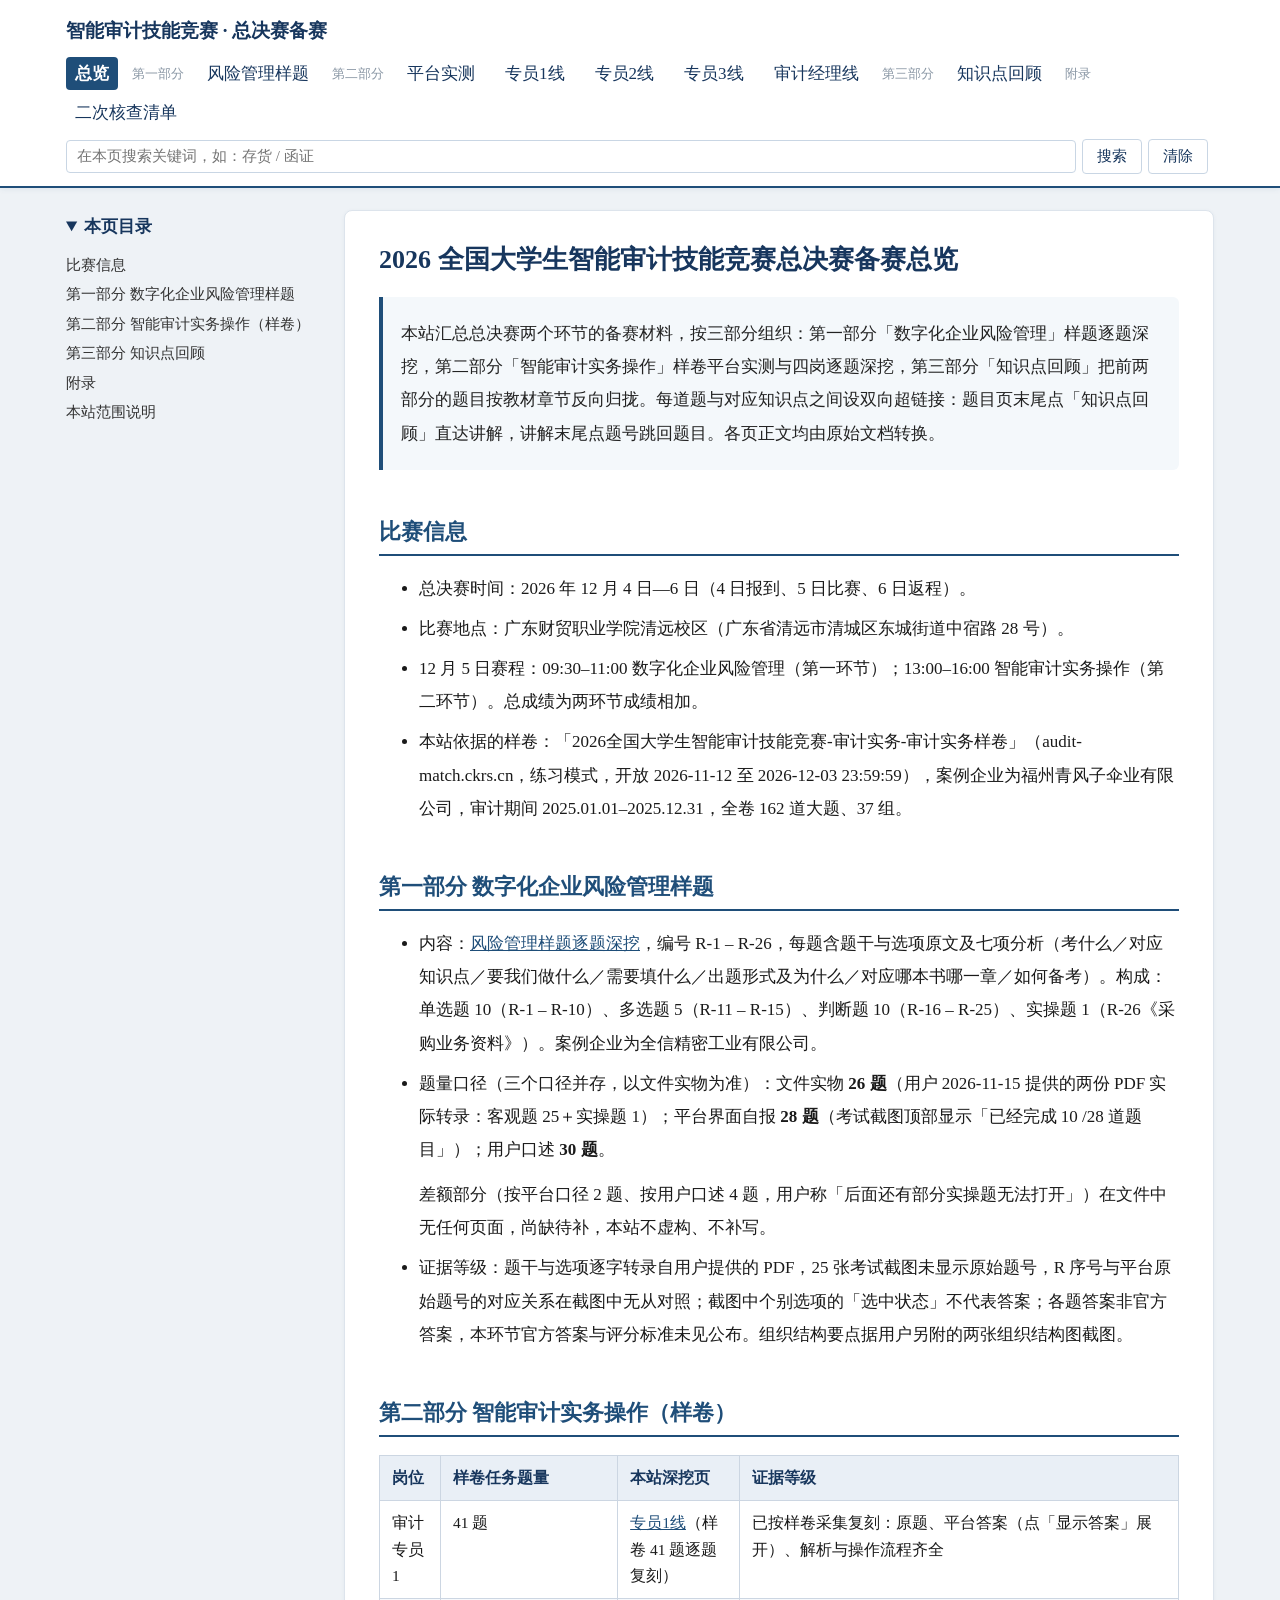
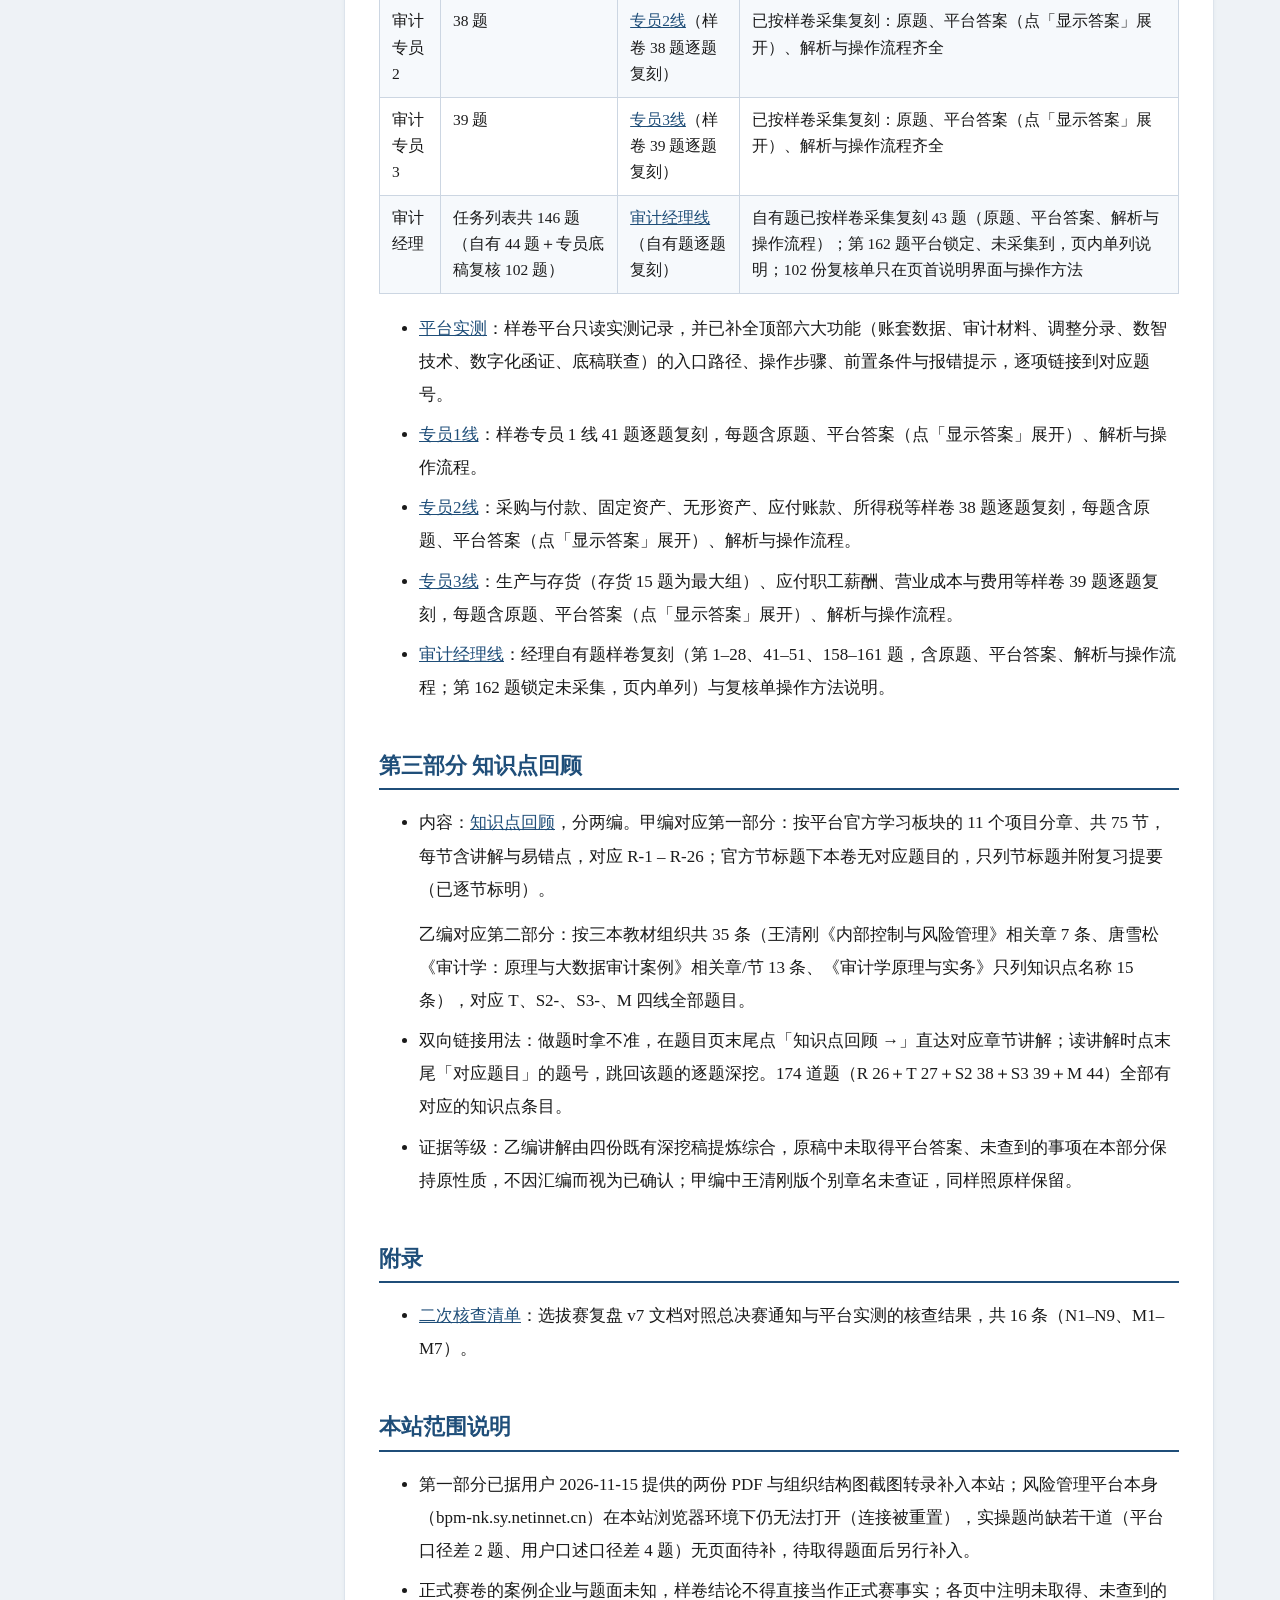
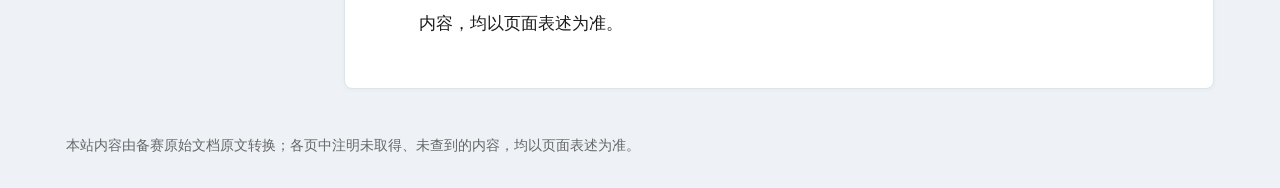
<file: index.html>
<!DOCTYPE html>
<html lang="zh-CN">
<head>
<meta charset="utf-8">
<meta name="viewport" content="width=device-width, initial-scale=1">
<title>总览｜总决赛备赛</title>
<link rel="stylesheet" href="style.css">
</head>
<body>
<header class="topbar">
  <div class="topbar-inner">
    <div class="site-name">智能审计技能竞赛 · 总决赛备赛</div>
    <nav class="mainnav">
      <a href="index.html" class="active">总览</a>
      <span class="nav-label">第一部分</span>
      <a href="risk.html">风险管理样题</a>
      <span class="nav-label">第二部分</span>
      <a href="platform.html">平台实测</a>
      <a href="s1.html">专员1线</a>
      <a href="s2.html">专员2线</a>
      <a href="s3.html">专员3线</a>
      <a href="manager.html">审计经理线</a>
      <span class="nav-label">第三部分</span>
      <a href="knowledge.html">知识点回顾</a>
      <span class="nav-label">附录</span>
      <a href="checklist.html">二次核查清单</a>
    </nav>
    <div class="searchbar">
      <input id="searchInput" type="search" placeholder="在本页搜索关键词，如：存货 / 函证" aria-label="在本页搜索">
      <button id="searchBtn" type="button">搜索</button>
      <button id="searchClear" type="button">清除</button>
      <span id="searchCount" class="search-count"></span>
    </div>
  </div>
</header>
<div class="layout">
  <aside class="toc-wrap">
    <details open>
      <summary>本页目录</summary>
      <div class="toc"><ul>
<li><a href="#ix-info">比赛信息</a>
</li>
<li><a href="#ix-part1">第一部分 数字化企业风险管理样题</a>
</li>
<li><a href="#ix-part2">第二部分 智能审计实务操作（样卷）</a>
</li>
<li><a href="#ix-part3">第三部分 知识点回顾</a>
</li>
<li><a href="#ix-appendix">附录</a>
</li>
<li><a href="#ix-scope">本站范围说明</a>
</li>
</ul></div>
    </details>
  </aside>
  <main id="content" class="content">
<h1>2026 全国大学生智能审计技能竞赛总决赛备赛总览</h1>
<blockquote>
<p>本站汇总总决赛两个环节的备赛材料，按三部分组织：第一部分「数字化企业风险管理」样题逐题深挖，第二部分「智能审计实务操作」样卷平台实测与四岗逐题深挖，第三部分「知识点回顾」把前两部分的题目按教材章节反向归拢。每道题与对应知识点之间设双向超链接：题目页末尾点「知识点回顾」直达讲解，讲解末尾点题号跳回题目。各页正文均由原始文档转换。</p>
</blockquote>
<h2 id="ix-info">比赛信息</h2>
<ul>
<li>总决赛时间：2026 年 12 月 4 日—6 日（4 日报到、5 日比赛、6 日返程）。</li>
<li>比赛地点：广东财贸职业学院清远校区（广东省清远市清城区东城街道中宿路 28 号）。</li>
<li>12 月 5 日赛程：09:30–11:00 数字化企业风险管理（第一环节）；13:00–16:00 智能审计实务操作（第二环节）。总成绩为两环节成绩相加。</li>
<li>本站依据的样卷：「2026全国大学生智能审计技能竞赛-审计实务-审计实务样卷」（audit-match.ckrs.cn，练习模式，开放 2026-11-12 至 2026-12-03 23:59:59），案例企业为福州青风子伞业有限公司，审计期间 2025.01.01–2025.12.31，全卷 162 道大题、37 组。</li>
</ul>
<h2 id="ix-part1">第一部分 数字化企业风险管理样题</h2>
<ul>
<li>内容：<a href="risk.html">风险管理样题逐题深挖</a>，编号 R-1 – R-26，每题含题干与选项原文及七项分析（考什么／对应知识点／要我们做什么／需要填什么／出题形式及为什么／对应哪本书哪一章／如何备考）。构成：单选题 10（R-1 – R-10）、多选题 5（R-11 – R-15）、判断题 10（R-16 – R-25）、实操题 1（R-26《采购业务资料》）。案例企业为全信精密工业有限公司。</li>
<li><p class="segp">题量口径（三个口径并存，以文件实物为准）：文件实物 <strong>26 题</strong>（用户 2026-11-15 提供的两份 PDF 实际转录：客观题 25＋实操题 1）；平台界面自报 <strong>28 题</strong>（考试截图顶部显示「已经完成 10 /28 道题目」）；用户口述 <strong>30 题</strong>。</p><p class="segp">差额部分（按平台口径 2 题、按用户口述 4 题，用户称「后面还有部分实操题无法打开」）在文件中无任何页面，尚缺待补，本站不虚构、不补写。</p></li>
<li>证据等级：题干与选项逐字转录自用户提供的 PDF，25 张考试截图未显示原始题号，R 序号与平台原始题号的对应关系在截图中无从对照；截图中个别选项的「选中状态」不代表答案；各题答案非官方答案，本环节官方答案与评分标准未见公布。组织结构要点据用户另附的两张组织结构图截图。</li>
</ul>
<h2 id="ix-part2">第二部分 智能审计实务操作（样卷）</h2>
<table>
<thead><tr><th>岗位</th><th>样卷任务题量</th><th>本站深挖页</th><th>证据等级</th></tr></thead>
<tbody>
<tr><td>审计专员 1</td><td>41 题</td><td><a href="s1.html">专员1线</a>（样卷 41 题逐题复刻）</td><td>已按样卷采集复刻：原题、平台答案（点「显示答案」展开）、解析与操作流程齐全</td></tr>
<tr><td>审计专员 2</td><td>38 题</td><td><a href="s2.html">专员2线</a>（样卷 38 题逐题复刻）</td><td>已按样卷采集复刻：原题、平台答案（点「显示答案」展开）、解析与操作流程齐全</td></tr>
<tr><td>审计专员 3</td><td>39 题</td><td><a href="s3.html">专员3线</a>（样卷 39 题逐题复刻）</td><td>已按样卷采集复刻：原题、平台答案（点「显示答案」展开）、解析与操作流程齐全</td></tr>
<tr><td>审计经理</td><td>任务列表共 146 题（自有 44 题＋专员底稿复核 102 题）</td><td><a href="manager.html">审计经理线</a>（自有题逐题复刻）</td><td>自有题已按样卷采集复刻 43 题（原题、平台答案、解析与操作流程）；第 162 题平台锁定、未采集到，页内单列说明；102 份复核单只在页首说明界面与操作方法</td></tr>
</tbody>
</table>
<ul>
<li><a href="platform.html">平台实测</a>：样卷平台只读实测记录，并已补全顶部六大功能（账套数据、审计材料、调整分录、数智技术、数字化函证、底稿联查）的入口路径、操作步骤、前置条件与报错提示，逐项链接到对应题号。</li>
<li><a href="s1.html">专员1线</a>：样卷专员 1 线 41 题逐题复刻，每题含原题、平台答案（点「显示答案」展开）、解析与操作流程。</li>
<li><a href="s2.html">专员2线</a>：采购与付款、固定资产、无形资产、应付账款、所得税等样卷 38 题逐题复刻，每题含原题、平台答案（点「显示答案」展开）、解析与操作流程。</li>
<li><a href="s3.html">专员3线</a>：生产与存货（存货 15 题为最大组）、应付职工薪酬、营业成本与费用等样卷 39 题逐题复刻，每题含原题、平台答案（点「显示答案」展开）、解析与操作流程。</li>
<li><a href="manager.html">审计经理线</a>：经理自有题样卷复刻（第 1–28、41–51、158–161 题，含原题、平台答案、解析与操作流程；第 162 题锁定未采集，页内单列）与复核单操作方法说明。</li>
</ul>
<h2 id="ix-part3">第三部分 知识点回顾</h2>
<ul>
<li><p class="segp">内容：<a href="knowledge.html">知识点回顾</a>，分两编。甲编对应第一部分：按平台官方学习板块的 11 个项目分章、共 75 节，每节含讲解与易错点，对应 R-1 – R-26；官方节标题下本卷无对应题目的，只列节标题并附复习提要（已逐节标明）。</p><p class="segp">乙编对应第二部分：按三本教材组织共 35 条（王清刚《内部控制与风险管理》相关章 7 条、唐雪松《审计学：原理与大数据审计案例》相关章/节 13 条、《审计学原理与实务》只列知识点名称 15 条），对应 T、S2-、S3-、M 四线全部题目。</p></li>
<li>双向链接用法：做题时拿不准，在题目页末尾点「知识点回顾 →」直达对应章节讲解；读讲解时点末尾「对应题目」的题号，跳回该题的逐题深挖。174 道题（R 26＋T 27＋S2 38＋S3 39＋M 44）全部有对应的知识点条目。</li>
<li>证据等级：乙编讲解由四份既有深挖稿提炼综合，原稿中未取得平台答案、未查到的事项在本部分保持原性质，不因汇编而视为已确认；甲编中王清刚版个别章名未查证，同样照原样保留。</li>
</ul>
<h2 id="ix-appendix">附录</h2>
<ul>
<li><a href="checklist.html">二次核查清单</a>：选拔赛复盘 v7 文档对照总决赛通知与平台实测的核查结果，共 16 条（N1–N9、M1–M7）。</li>
</ul>
<h2 id="ix-scope">本站范围说明</h2>
<ul>
<li>第一部分已据用户 2026-11-15 提供的两份 PDF 与组织结构图截图转录补入本站；风险管理平台本身（bpm-nk.sy.netinnet.cn）在本站浏览器环境下仍无法打开（连接被重置），实操题尚缺若干道（平台口径差 2 题、用户口述口径差 4 题）无页面待补，待取得题面后另行补入。</li>
<li>正式赛卷的案例企业与题面未知，样卷结论不得直接当作正式赛事实；各页中注明未取得、未查到的内容，均以页面表述为准。</li>
</ul>
  </main>
</div>
<footer class="footer">本站内容由备赛原始文档原文转换；各页中注明未取得、未查到的内容，均以页面表述为准。</footer>
<script src="search.js"></script>
</body>
</html>
</file>
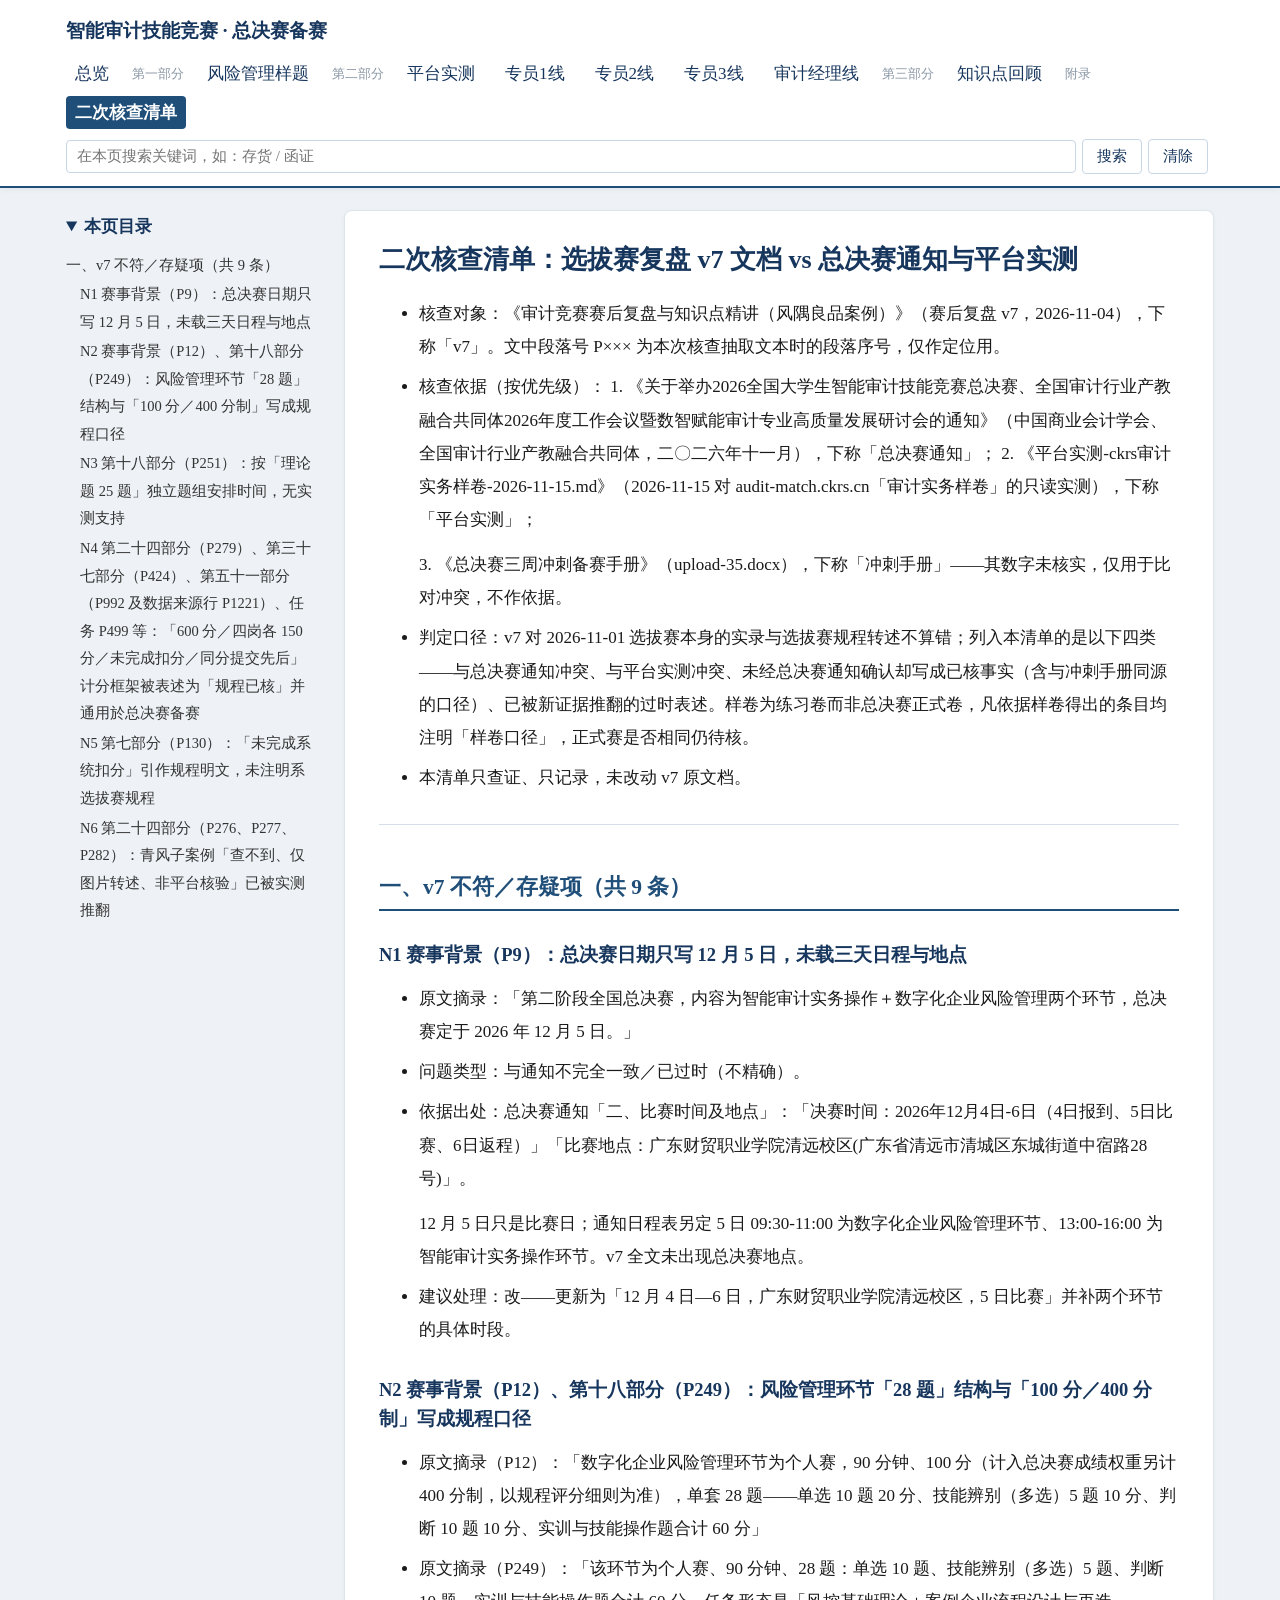
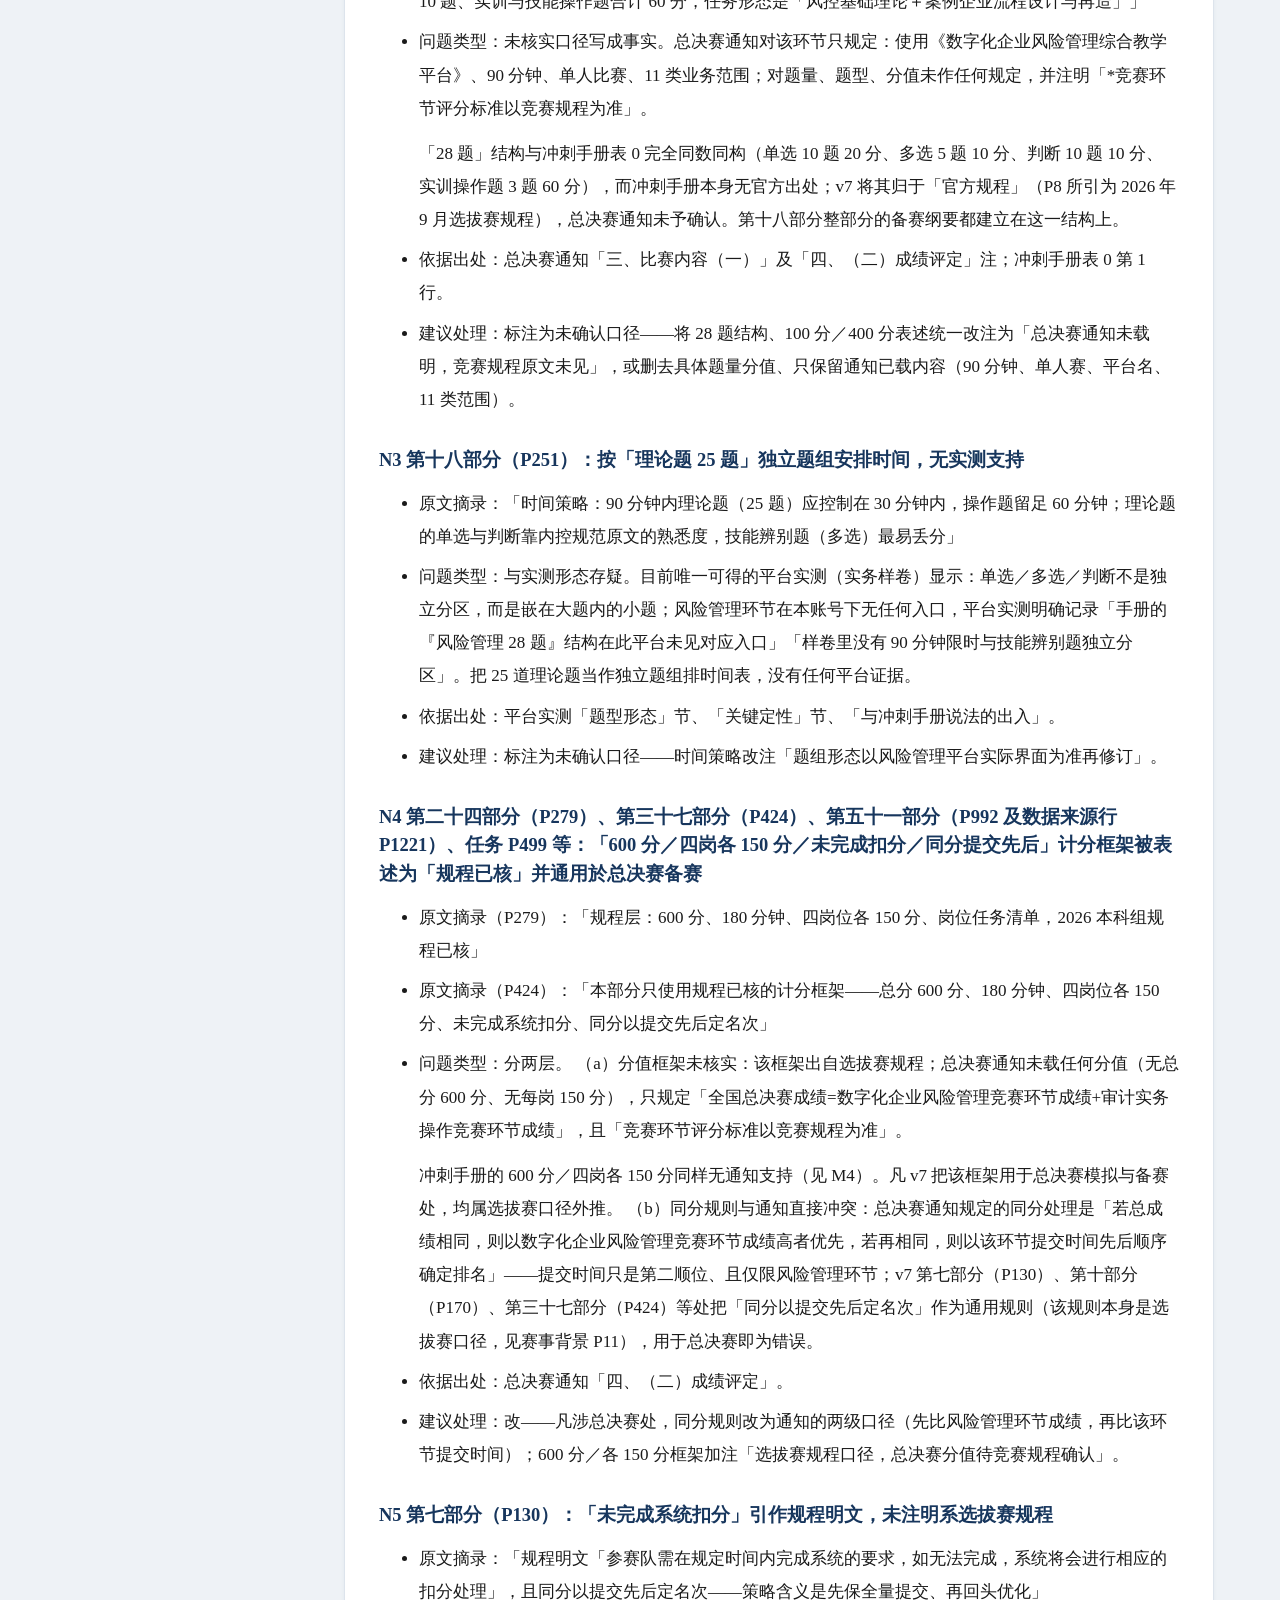
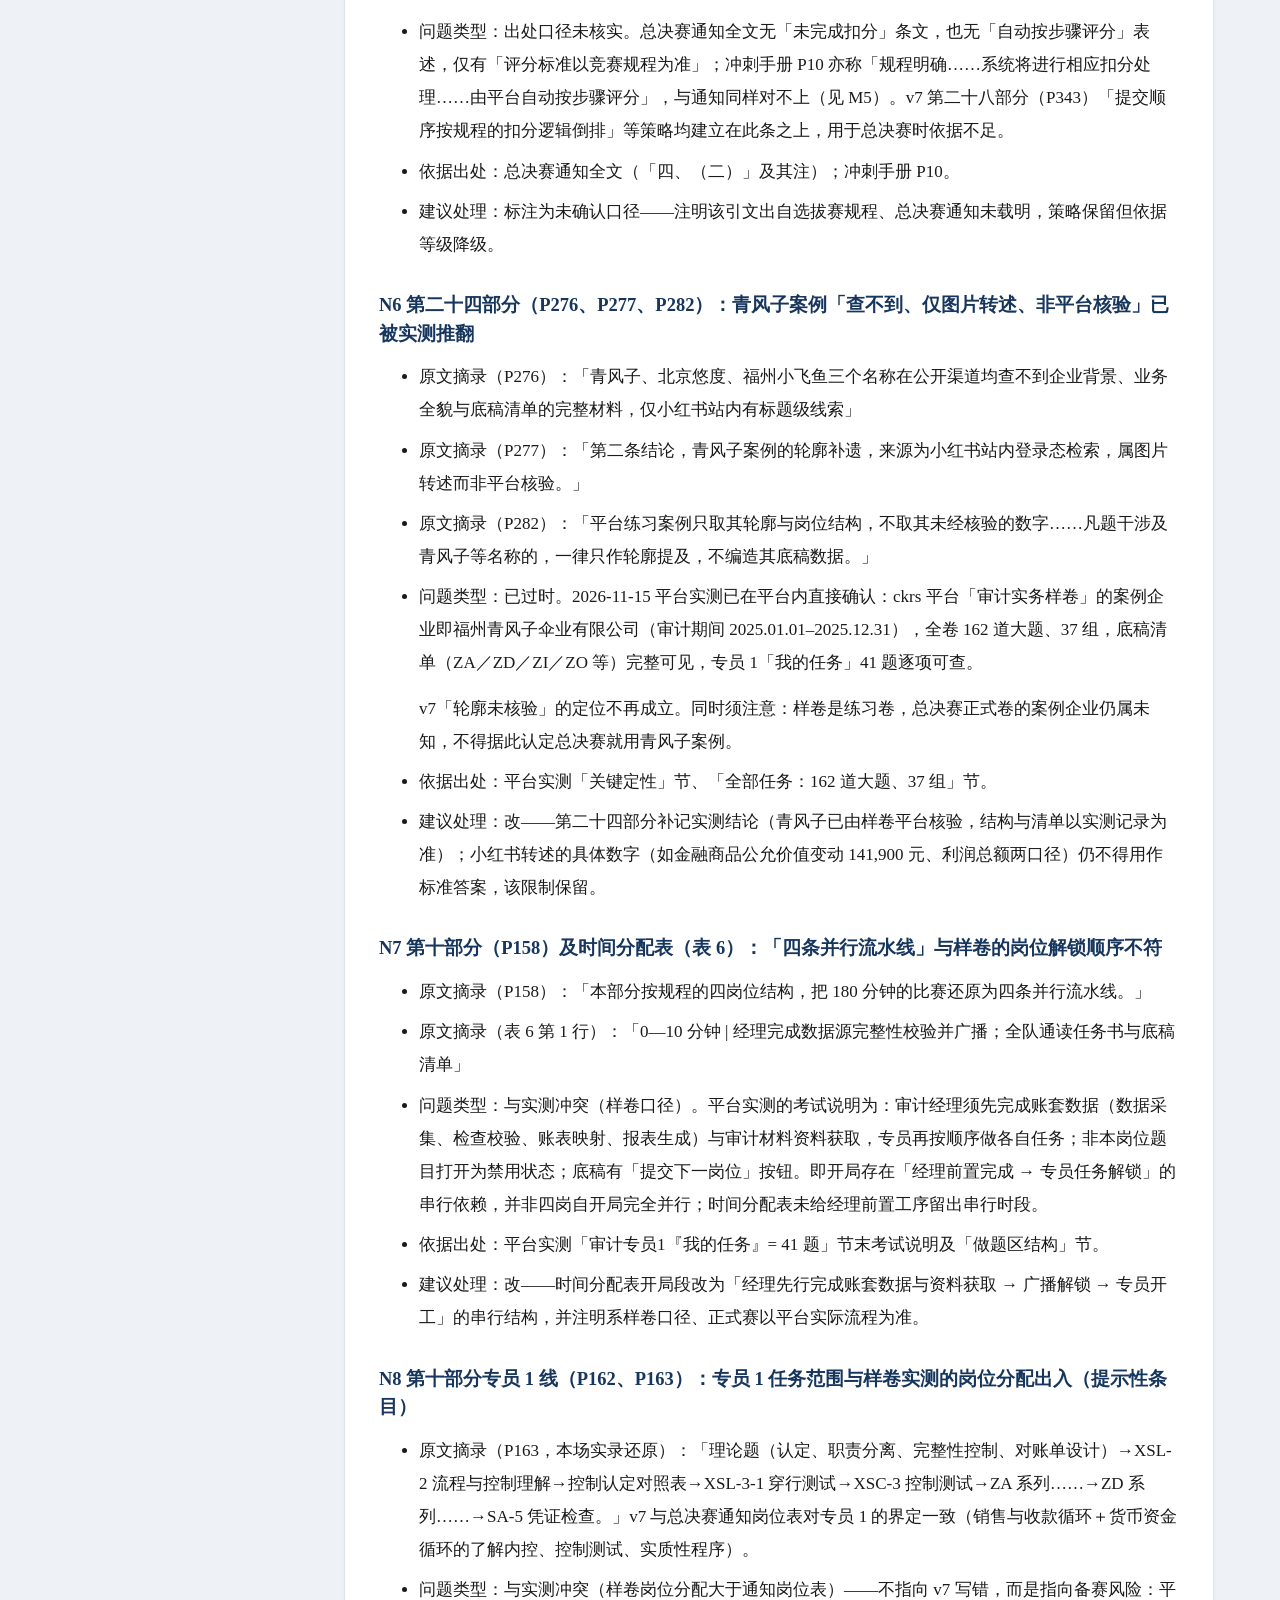
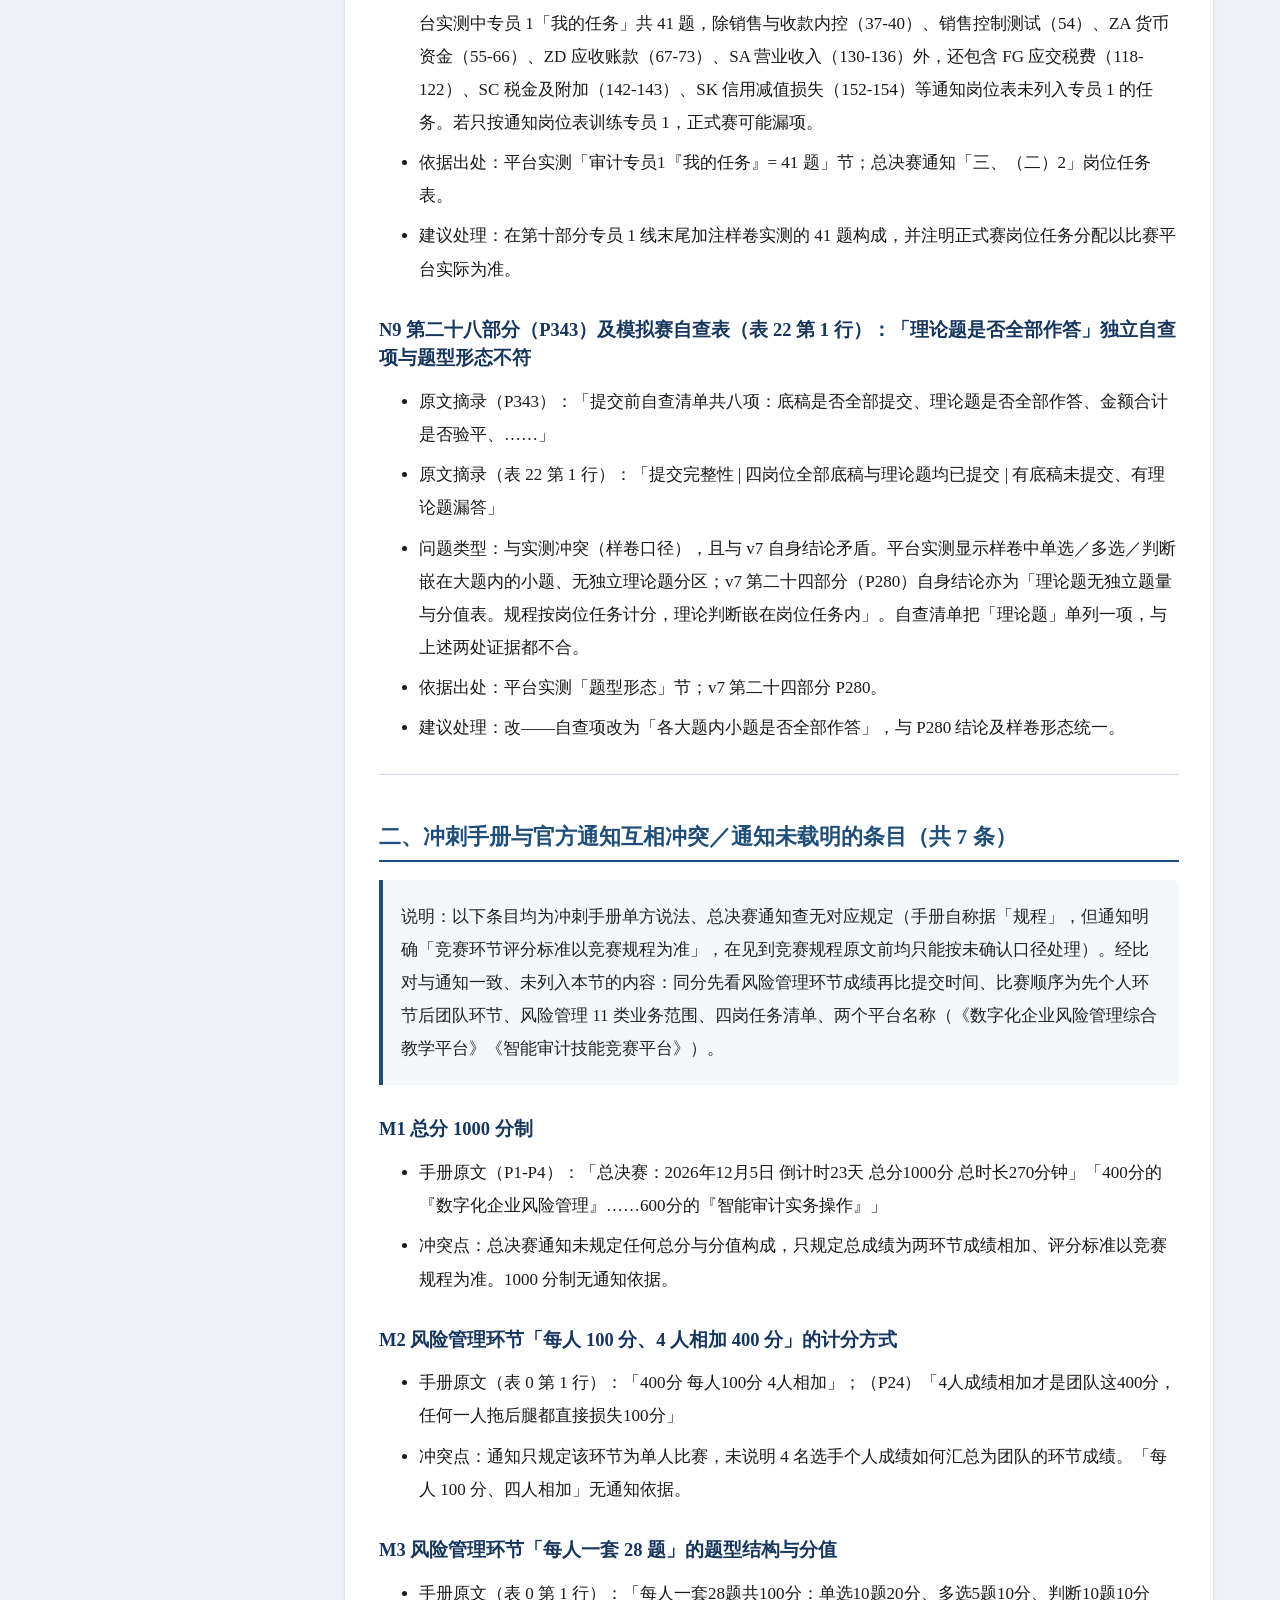
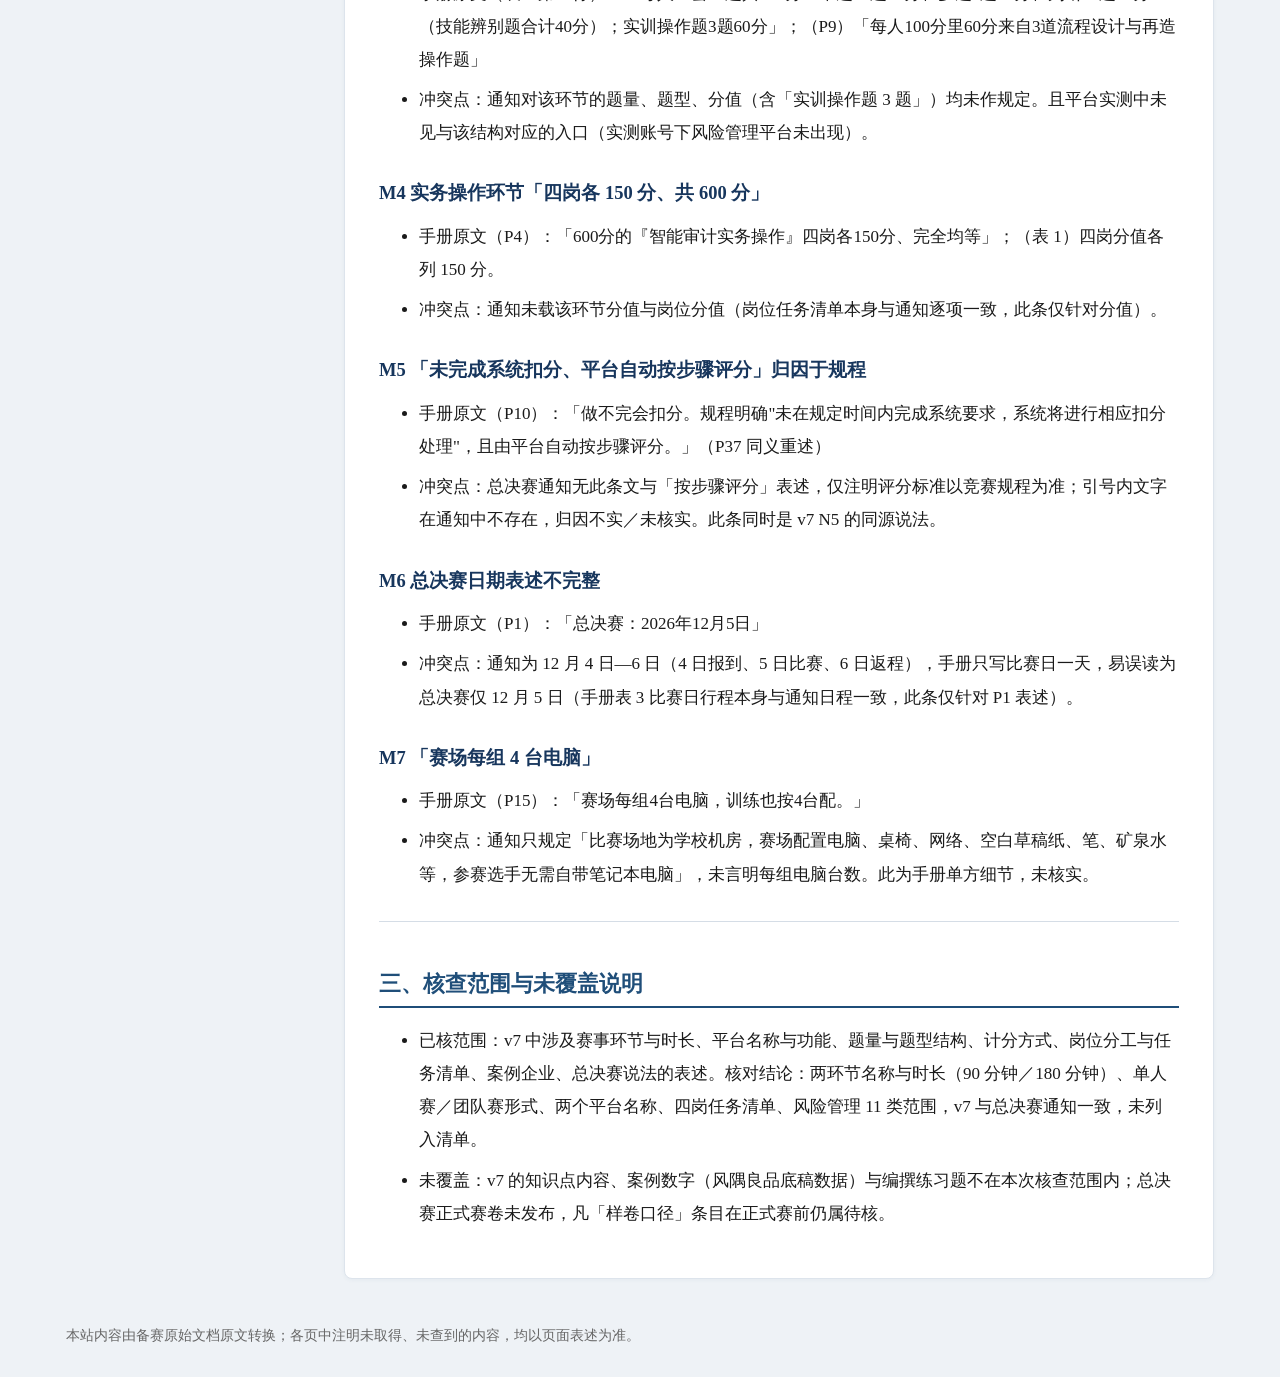
<file: checklist.html>
<!DOCTYPE html>
<html lang="zh-CN">
<head>
<meta charset="utf-8">
<meta name="viewport" content="width=device-width, initial-scale=1">
<title>二次核查清单：选拔赛复盘 v7 文档 vs 总决赛通知与平台实测｜总决赛备赛</title>
<link rel="stylesheet" href="style.css">
</head>
<body>
<header class="topbar">
  <div class="topbar-inner">
    <div class="site-name">智能审计技能竞赛 · 总决赛备赛</div>
    <nav class="mainnav">
      <a href="index.html">总览</a>
      <span class="nav-label">第一部分</span>
      <a href="risk.html">风险管理样题</a>
      <span class="nav-label">第二部分</span>
      <a href="platform.html">平台实测</a>
      <a href="s1.html">专员1线</a>
      <a href="s2.html">专员2线</a>
      <a href="s3.html">专员3线</a>
      <a href="manager.html">审计经理线</a>
      <span class="nav-label">第三部分</span>
      <a href="knowledge.html">知识点回顾</a>
      <span class="nav-label">附录</span>
      <a href="checklist.html" class="active">二次核查清单</a>
    </nav>
    <div class="searchbar">
      <input id="searchInput" type="search" placeholder="在本页搜索关键词，如：存货 / 函证" aria-label="在本页搜索">
      <button id="searchBtn" type="button">搜索</button>
      <button id="searchClear" type="button">清除</button>
      <span id="searchCount" class="search-count"></span>
    </div>
  </div>
</header>
<div class="layout">
  <aside class="toc-wrap">
    <details open>
      <summary>本页目录</summary>
      <div class="toc"><div class="toc">
<ul>
<li><a href="#v7-9">一、v7 不符／存疑项（共 9 条）</a><ul>
<li><a href="#n1-p9-12-5">N1 赛事背景（P9）：总决赛日期只写 12 月 5 日，未载三天日程与地点</a></li>
<li><a href="#n2-p12p24928-100-400">N2 赛事背景（P12）、第十八部分（P249）：风险管理环节「28 题」结构与「100 分／400 分制」写成规程口径</a></li>
<li><a href="#n3-p251-25">N3 第十八部分（P251）：按「理论题 25 题」独立题组安排时间，无实测支持</a></li>
<li><a href="#n4-p279p424p992-p1221-p499-600-150">N4 第二十四部分（P279）、第三十七部分（P424）、第五十一部分（P992 及数据来源行 P1221）、任务 P499 等：「600 分／四岗各 150 分／未完成扣分／同分提交先后」计分框架被表述为「规程已核」并通用於总决赛备赛</a></li>
<li><a href="#n5-p130">N5 第七部分（P130）：「未完成系统扣分」引作规程明文，未注明系选拔赛规程</a></li>
<li><a href="#n6-p276p277p282">N6 第二十四部分（P276、P277、P282）：青风子案例「查不到、仅图片转述、非平台核验」已被实测推翻</a></li>
<li><a href="#n7-p158-6">N7 第十部分（P158）及时间分配表（表 6）：「四条并行流水线」与样卷的岗位解锁顺序不符</a></li>
<li><a href="#n8-1-p162p163-1">N8 第十部分专员 1 线（P162、P163）：专员 1 任务范围与样卷实测的岗位分配出入（提示性条目）</a></li>
<li><a href="#n9-p343-22-1">N9 第二十八部分（P343）及模拟赛自查表（表 22 第 1 行）：「理论题是否全部作答」独立自查项与题型形态不符</a></li>
</ul>
</li>
<li><a href="#7">二、冲刺手册与官方通知互相冲突／通知未载明的条目（共 7 条）</a><ul>
<li><a href="#m1-1000">M1 总分 1000 分制</a></li>
<li><a href="#m2-100-4-400">M2 风险管理环节「每人 100 分、4 人相加 400 分」的计分方式</a></li>
<li><a href="#m3-28">M3 风险管理环节「每人一套 28 题」的题型结构与分值</a></li>
<li><a href="#m4-150-600">M4 实务操作环节「四岗各 150 分、共 600 分」</a></li>
<li><a href="#m5">M5 「未完成系统扣分、平台自动按步骤评分」归因于规程</a></li>
<li><a href="#m6">M6 总决赛日期表述不完整</a></li>
<li><a href="#m7-4">M7 「赛场每组 4 台电脑」</a></li>
</ul>
</li>
<li><a href="#_1">三、核查范围与未覆盖说明</a></li>
</ul>
</div>
</div>
    </details>
  </aside>
  <main id="content" class="content">
<h1 id="v7-vs">二次核查清单：选拔赛复盘 v7 文档 vs 总决赛通知与平台实测</h1>
<ul>
<li>核查对象：《审计竞赛赛后复盘与知识点精讲（风隅良品案例）》（赛后复盘 v7，2026-11-04），下称「v7」。文中段落号 P××× 为本次核查抽取文本时的段落序号，仅作定位用。</li>
<li><p class="segp">核查依据（按优先级）：
  1. 《关于举办2026全国大学生智能审计技能竞赛总决赛、全国审计行业产教融合共同体2026年度工作会议暨数智赋能审计专业高质量发展研讨会的通知》（中国商业会计学会、全国审计行业产教融合共同体，二〇二六年十一月），下称「总决赛通知」；
  2. 《平台实测-ckrs审计实务样卷-2026-11-15.md》（2026-11-15 对 audit-match.ckrs.cn「审计实务样卷」的只读实测），下称「平台实测」；</p><p class="segp">
  3. 《总决赛三周冲刺备赛手册》（upload-35.docx），下称「冲刺手册」——其数字未核实，仅用于比对冲突，不作依据。</p></li>
<li>判定口径：v7 对 2026-11-01 选拔赛本身的实录与选拔赛规程转述不算错；列入本清单的是以下四类——与总决赛通知冲突、与平台实测冲突、未经总决赛通知确认却写成已核事实（含与冲刺手册同源的口径）、已被新证据推翻的过时表述。样卷为练习卷而非总决赛正式卷，凡依据样卷得出的条目均注明「样卷口径」，正式赛是否相同仍待核。</li>
<li>本清单只查证、只记录，未改动 v7 原文档。</li>
</ul>
<hr>
<h2 id="v7-9">一、v7 不符／存疑项（共 9 条）</h2>
<h3 id="n1-p9-12-5">N1 赛事背景（P9）：总决赛日期只写 12 月 5 日，未载三天日程与地点</h3>
<ul>
<li>原文摘录：「第二阶段全国总决赛，内容为智能审计实务操作＋数字化企业风险管理两个环节，总决赛定于 2026 年 12 月 5 日。」</li>
<li>问题类型：与通知不完全一致／已过时（不精确）。</li>
<li><p class="segp">依据出处：总决赛通知「二、比赛时间及地点」：「决赛时间：2026年12月4日-6日（4日报到、5日比赛、6日返程）」「比赛地点：广东财贸职业学院清远校区(广东省清远市清城区东城街道中宿路28号)」。</p><p class="segp">12 月 5 日只是比赛日；通知日程表另定 5 日 09:30-11:00 为数字化企业风险管理环节、13:00-16:00 为智能审计实务操作环节。v7 全文未出现总决赛地点。</p></li>
<li>建议处理：改——更新为「12 月 4 日—6 日，广东财贸职业学院清远校区，5 日比赛」并补两个环节的具体时段。</li>
</ul>
<h3 id="n2-p12p24928-100-400">N2 赛事背景（P12）、第十八部分（P249）：风险管理环节「28 题」结构与「100 分／400 分制」写成规程口径</h3>
<ul>
<li>原文摘录（P12）：「数字化企业风险管理环节为个人赛，90 分钟、100 分（计入总决赛成绩权重另计 400 分制，以规程评分细则为准），单套 28 题——单选 10 题 20 分、技能辨别（多选）5 题 10 分、判断 10 题 10 分、实训与技能操作题合计 60 分」</li>
<li>原文摘录（P249）：「该环节为个人赛、90 分钟、28 题：单选 10 题、技能辨别（多选）5 题、判断 10 题、实训与技能操作题合计 60 分，任务形态是「风控基础理论＋案例企业流程设计与再造」」</li>
<li><p class="segp">问题类型：未核实口径写成事实。总决赛通知对该环节只规定：使用《数字化企业风险管理综合教学平台》、90 分钟、单人比赛、11 类业务范围；对题量、题型、分值未作任何规定，并注明「*竞赛环节评分标准以竞赛规程为准」。</p><p class="segp">「28 题」结构与冲刺手册表 0 完全同数同构（单选 10 题 20 分、多选 5 题 10 分、判断 10 题 10 分、实训操作题 3 题 60 分），而冲刺手册本身无官方出处；v7 将其归于「官方规程」（P8 所引为 2026 年 9 月选拔赛规程），总决赛通知未予确认。第十八部分整部分的备赛纲要都建立在这一结构上。</p></li>
<li>依据出处：总决赛通知「三、比赛内容（一）」及「四、（二）成绩评定」注；冲刺手册表 0 第 1 行。</li>
<li>建议处理：标注为未确认口径——将 28 题结构、100 分／400 分表述统一改注为「总决赛通知未载明，竞赛规程原文未见」，或删去具体题量分值、只保留通知已载内容（90 分钟、单人赛、平台名、11 类范围）。</li>
</ul>
<h3 id="n3-p251-25">N3 第十八部分（P251）：按「理论题 25 题」独立题组安排时间，无实测支持</h3>
<ul>
<li>原文摘录：「时间策略：90 分钟内理论题（25 题）应控制在 30 分钟内，操作题留足 60 分钟；理论题的单选与判断靠内控规范原文的熟悉度，技能辨别题（多选）最易丢分」</li>
<li>问题类型：与实测形态存疑。目前唯一可得的平台实测（实务样卷）显示：单选／多选／判断不是独立分区，而是嵌在大题内的小题；风险管理环节在本账号下无任何入口，平台实测明确记录「手册的『风险管理 28 题』结构在此平台未见对应入口」「样卷里没有 90 分钟限时与技能辨别题独立分区」。把 25 道理论题当作独立题组排时间表，没有任何平台证据。</li>
<li>依据出处：平台实测「题型形态」节、「关键定性」节、「与冲刺手册说法的出入」。</li>
<li>建议处理：标注为未确认口径——时间策略改注「题组形态以风险管理平台实际界面为准再修订」。</li>
</ul>
<h3 id="n4-p279p424p992-p1221-p499-600-150">N4 第二十四部分（P279）、第三十七部分（P424）、第五十一部分（P992 及数据来源行 P1221）、任务 P499 等：「600 分／四岗各 150 分／未完成扣分／同分提交先后」计分框架被表述为「规程已核」并通用於总决赛备赛</h3>
<ul>
<li>原文摘录（P279）：「规程层：600 分、180 分钟、四岗位各 150 分、岗位任务清单，2026 本科组规程已核」</li>
<li>原文摘录（P424）：「本部分只使用规程已核的计分框架——总分 600 分、180 分钟、四岗位各 150 分、未完成系统扣分、同分以提交先后定名次」</li>
<li><p class="segp">问题类型：分两层。
  （a）分值框架未核实：该框架出自选拔赛规程；总决赛通知未载任何分值（无总分 600 分、无每岗 150 分），只规定「全国总决赛成绩=数字化企业风险管理竞赛环节成绩+审计实务操作竞赛环节成绩」，且「竞赛环节评分标准以竞赛规程为准」。</p><p class="segp">冲刺手册的 600 分／四岗各 150 分同样无通知支持（见 M4）。凡 v7 把该框架用于总决赛模拟与备赛处，均属选拔赛口径外推。
  （b）同分规则与通知直接冲突：总决赛通知规定的同分处理是「若总成绩相同，则以数字化企业风险管理竞赛环节成绩高者优先，若再相同，则以该环节提交时间先后顺序确定排名」——提交时间只是第二顺位、且仅限风险管理环节；v7 第七部分（P130）、第十部分（P170）、第三十七部分（P424）等处把「同分以提交先后定名次」作为通用规则（该规则本身是选拔赛口径，见赛事背景 P11），用于总决赛即为错误。</p></li>
<li>依据出处：总决赛通知「四、（二）成绩评定」。</li>
<li>建议处理：改——凡涉总决赛处，同分规则改为通知的两级口径（先比风险管理环节成绩，再比该环节提交时间）；600 分／各 150 分框架加注「选拔赛规程口径，总决赛分值待竞赛规程确认」。</li>
</ul>
<h3 id="n5-p130">N5 第七部分（P130）：「未完成系统扣分」引作规程明文，未注明系选拔赛规程</h3>
<ul>
<li>原文摘录：「规程明文「参赛队需在规定时间内完成系统的要求，如无法完成，系统将会进行相应的扣分处理」，且同分以提交先后定名次——策略含义是先保全量提交、再回头优化」</li>
<li>问题类型：出处口径未核实。总决赛通知全文无「未完成扣分」条文，也无「自动按步骤评分」表述，仅有「评分标准以竞赛规程为准」；冲刺手册 P10 亦称「规程明确……系统将进行相应扣分处理……由平台自动按步骤评分」，与通知同样对不上（见 M5）。v7 第二十八部分（P343）「提交顺序按规程的扣分逻辑倒排」等策略均建立在此条之上，用于总决赛时依据不足。</li>
<li>依据出处：总决赛通知全文（「四、（二）」及其注）；冲刺手册 P10。</li>
<li>建议处理：标注为未确认口径——注明该引文出自选拔赛规程、总决赛通知未载明，策略保留但依据等级降级。</li>
</ul>
<h3 id="n6-p276p277p282">N6 第二十四部分（P276、P277、P282）：青风子案例「查不到、仅图片转述、非平台核验」已被实测推翻</h3>
<ul>
<li>原文摘录（P276）：「青风子、北京悠度、福州小飞鱼三个名称在公开渠道均查不到企业背景、业务全貌与底稿清单的完整材料，仅小红书站内有标题级线索」</li>
<li>原文摘录（P277）：「第二条结论，青风子案例的轮廓补遗，来源为小红书站内登录态检索，属图片转述而非平台核验。」</li>
<li>原文摘录（P282）：「平台练习案例只取其轮廓与岗位结构，不取其未经核验的数字……凡题干涉及青风子等名称的，一律只作轮廓提及，不编造其底稿数据。」</li>
<li><p class="segp">问题类型：已过时。2026-11-15 平台实测已在平台内直接确认：ckrs 平台「审计实务样卷」的案例企业即福州青风子伞业有限公司（审计期间 2025.01.01–2025.12.31），全卷 162 道大题、37 组，底稿清单（ZA／ZD／ZI／ZO 等）完整可见，专员 1「我的任务」41 题逐项可查。</p><p class="segp">v7「轮廓未核验」的定位不再成立。同时须注意：样卷是练习卷，总决赛正式卷的案例企业仍属未知，不得据此认定总决赛就用青风子案例。</p></li>
<li>依据出处：平台实测「关键定性」节、「全部任务：162 道大题、37 组」节。</li>
<li>建议处理：改——第二十四部分补记实测结论（青风子已由样卷平台核验，结构与清单以实测记录为准）；小红书转述的具体数字（如金融商品公允价值变动 141,900 元、利润总额两口径）仍不得用作标准答案，该限制保留。</li>
</ul>
<h3 id="n7-p158-6">N7 第十部分（P158）及时间分配表（表 6）：「四条并行流水线」与样卷的岗位解锁顺序不符</h3>
<ul>
<li>原文摘录（P158）：「本部分按规程的四岗位结构，把 180 分钟的比赛还原为四条并行流水线。」</li>
<li>原文摘录（表 6 第 1 行）：「0—10 分钟 | 经理完成数据源完整性校验并广播；全队通读任务书与底稿清单」</li>
<li>问题类型：与实测冲突（样卷口径）。平台实测的考试说明为：审计经理须先完成账套数据（数据采集、检查校验、账表映射、报表生成）与审计材料资料获取，专员再按顺序做各自任务；非本岗位题目打开为禁用状态；底稿有「提交下一岗位」按钮。即开局存在「经理前置完成 → 专员任务解锁」的串行依赖，并非四岗自开局完全并行；时间分配表未给经理前置工序留出串行时段。</li>
<li>依据出处：平台实测「审计专员1『我的任务』= 41 题」节末考试说明及「做题区结构」节。</li>
<li>建议处理：改——时间分配表开局段改为「经理先行完成账套数据与资料获取 → 广播解锁 → 专员开工」的串行结构，并注明系样卷口径、正式赛以平台实际流程为准。</li>
</ul>
<h3 id="n8-1-p162p163-1">N8 第十部分专员 1 线（P162、P163）：专员 1 任务范围与样卷实测的岗位分配出入（提示性条目）</h3>
<ul>
<li>原文摘录（P163，本场实录还原）：「理论题（认定、职责分离、完整性控制、对账单设计）→XSL-2 流程与控制理解→控制认定对照表→XSL-3-1 穿行测试→XSC-3 控制测试→ZA 系列……→ZD 系列……→SA-5 凭证检查。」v7 与总决赛通知岗位表对专员 1 的界定一致（销售与收款循环＋货币资金循环的了解内控、控制测试、实质性程序）。</li>
<li>问题类型：与实测冲突（样卷岗位分配大于通知岗位表）——不指向 v7 写错，而是指向备赛风险：平台实测中专员 1「我的任务」共 41 题，除销售与收款内控（37-40）、销售控制测试（54）、ZA 货币资金（55-66）、ZD 应收账款（67-73）、SA 营业收入（130-136）外，还包含 FG 应交税费（118-122）、SC 税金及附加（142-143）、SK 信用减值损失（152-154）等通知岗位表未列入专员 1 的任务。若只按通知岗位表训练专员 1，正式赛可能漏项。</li>
<li>依据出处：平台实测「审计专员1『我的任务』= 41 题」节；总决赛通知「三、（二）2」岗位任务表。</li>
<li>建议处理：在第十部分专员 1 线末尾加注样卷实测的 41 题构成，并注明正式赛岗位任务分配以比赛平台实际为准。</li>
</ul>
<h3 id="n9-p343-22-1">N9 第二十八部分（P343）及模拟赛自查表（表 22 第 1 行）：「理论题是否全部作答」独立自查项与题型形态不符</h3>
<ul>
<li>原文摘录（P343）：「提交前自查清单共八项：底稿是否全部提交、理论题是否全部作答、金额合计是否验平、……」</li>
<li>原文摘录（表 22 第 1 行）：「提交完整性 | 四岗位全部底稿与理论题均已提交 | 有底稿未提交、有理论题漏答」</li>
<li>问题类型：与实测冲突（样卷口径），且与 v7 自身结论矛盾。平台实测显示样卷中单选／多选／判断嵌在大题内的小题、无独立理论题分区；v7 第二十四部分（P280）自身结论亦为「理论题无独立题量与分值表。规程按岗位任务计分，理论判断嵌在岗位任务内」。自查清单把「理论题」单列一项，与上述两处证据都不合。</li>
<li>依据出处：平台实测「题型形态」节；v7 第二十四部分 P280。</li>
<li>建议处理：改——自查项改为「各大题内小题是否全部作答」，与 P280 结论及样卷形态统一。</li>
</ul>
<hr>
<h2 id="7">二、冲刺手册与官方通知互相冲突／通知未载明的条目（共 7 条）</h2>
<blockquote>
<p>说明：以下条目均为冲刺手册单方说法、总决赛通知查无对应规定（手册自称据「规程」，但通知明确「竞赛环节评分标准以竞赛规程为准」，在见到竞赛规程原文前均只能按未确认口径处理）。经比对与通知一致、未列入本节的内容：同分先看风险管理环节成绩再比提交时间、比赛顺序为先个人环节后团队环节、风险管理 11 类业务范围、四岗任务清单、两个平台名称（《数字化企业风险管理综合教学平台》《智能审计技能竞赛平台》）。</p>
</blockquote>
<h3 id="m1-1000">M1 总分 1000 分制</h3>
<ul>
<li>手册原文（P1-P4）：「总决赛：2026年12月5日 倒计时23天 总分1000分 总时长270分钟」「400分的『数字化企业风险管理』……600分的『智能审计实务操作』」</li>
<li>冲突点：总决赛通知未规定任何总分与分值构成，只规定总成绩为两环节成绩相加、评分标准以竞赛规程为准。1000 分制无通知依据。</li>
</ul>
<h3 id="m2-100-4-400">M2 风险管理环节「每人 100 分、4 人相加 400 分」的计分方式</h3>
<ul>
<li>手册原文（表 0 第 1 行）：「400分 每人100分 4人相加」；（P24）「4人成绩相加才是团队这400分，任何一人拖后腿都直接损失100分」</li>
<li>冲突点：通知只规定该环节为单人比赛，未说明 4 名选手个人成绩如何汇总为团队的环节成绩。「每人 100 分、四人相加」无通知依据。</li>
</ul>
<h3 id="m3-28">M3 风险管理环节「每人一套 28 题」的题型结构与分值</h3>
<ul>
<li>手册原文（表 0 第 1 行）：「每人一套28题共100分：单选10题20分、多选5题10分、判断10题10分（技能辨别题合计40分）；实训操作题3题60分」；（P9）「每人100分里60分来自3道流程设计与再造操作题」</li>
<li>冲突点：通知对该环节的题量、题型、分值（含「实训操作题 3 题」）均未作规定。且平台实测中未见与该结构对应的入口（实测账号下风险管理平台未出现）。</li>
</ul>
<h3 id="m4-150-600">M4 实务操作环节「四岗各 150 分、共 600 分」</h3>
<ul>
<li>手册原文（P4）：「600分的『智能审计实务操作』四岗各150分、完全均等」；（表 1）四岗分值各列 150 分。</li>
<li>冲突点：通知未载该环节分值与岗位分值（岗位任务清单本身与通知逐项一致，此条仅针对分值）。</li>
</ul>
<h3 id="m5">M5 「未完成系统扣分、平台自动按步骤评分」归因于规程</h3>
<ul>
<li>手册原文（P10）：「做不完会扣分。规程明确"未在规定时间内完成系统要求，系统将进行相应扣分处理"，且由平台自动按步骤评分。」（P37 同义重述）</li>
<li>冲突点：总决赛通知无此条文与「按步骤评分」表述，仅注明评分标准以竞赛规程为准；引号内文字在通知中不存在，归因不实／未核实。此条同时是 v7 N5 的同源说法。</li>
</ul>
<h3 id="m6">M6 总决赛日期表述不完整</h3>
<ul>
<li>手册原文（P1）：「总决赛：2026年12月5日」</li>
<li>冲突点：通知为 12 月 4 日—6 日（4 日报到、5 日比赛、6 日返程），手册只写比赛日一天，易误读为总决赛仅 12 月 5 日（手册表 3 比赛日行程本身与通知日程一致，此条仅针对 P1 表述）。</li>
</ul>
<h3 id="m7-4">M7 「赛场每组 4 台电脑」</h3>
<ul>
<li>手册原文（P15）：「赛场每组4台电脑，训练也按4台配。」</li>
<li>冲突点：通知只规定「比赛场地为学校机房，赛场配置电脑、桌椅、网络、空白草稿纸、笔、矿泉水等，参赛选手无需自带笔记本电脑」，未言明每组电脑台数。此为手册单方细节，未核实。</li>
</ul>
<hr>
<h2 id="_1">三、核查范围与未覆盖说明</h2>
<ul>
<li>已核范围：v7 中涉及赛事环节与时长、平台名称与功能、题量与题型结构、计分方式、岗位分工与任务清单、案例企业、总决赛说法的表述。核对结论：两环节名称与时长（90 分钟／180 分钟）、单人赛／团队赛形式、两个平台名称、四岗任务清单、风险管理 11 类范围，v7 与总决赛通知一致，未列入清单。</li>
<li>未覆盖：v7 的知识点内容、案例数字（风隅良品底稿数据）与编撰练习题不在本次核查范围内；总决赛正式赛卷未发布，凡「样卷口径」条目在正式赛前仍属待核。</li>
</ul>
  </main>
</div>
<footer class="footer">本站内容由备赛原始文档原文转换；各页中注明未取得、未查到的内容，均以页面表述为准。</footer>
<script src="search.js"></script>
</body>
</html>
</file>
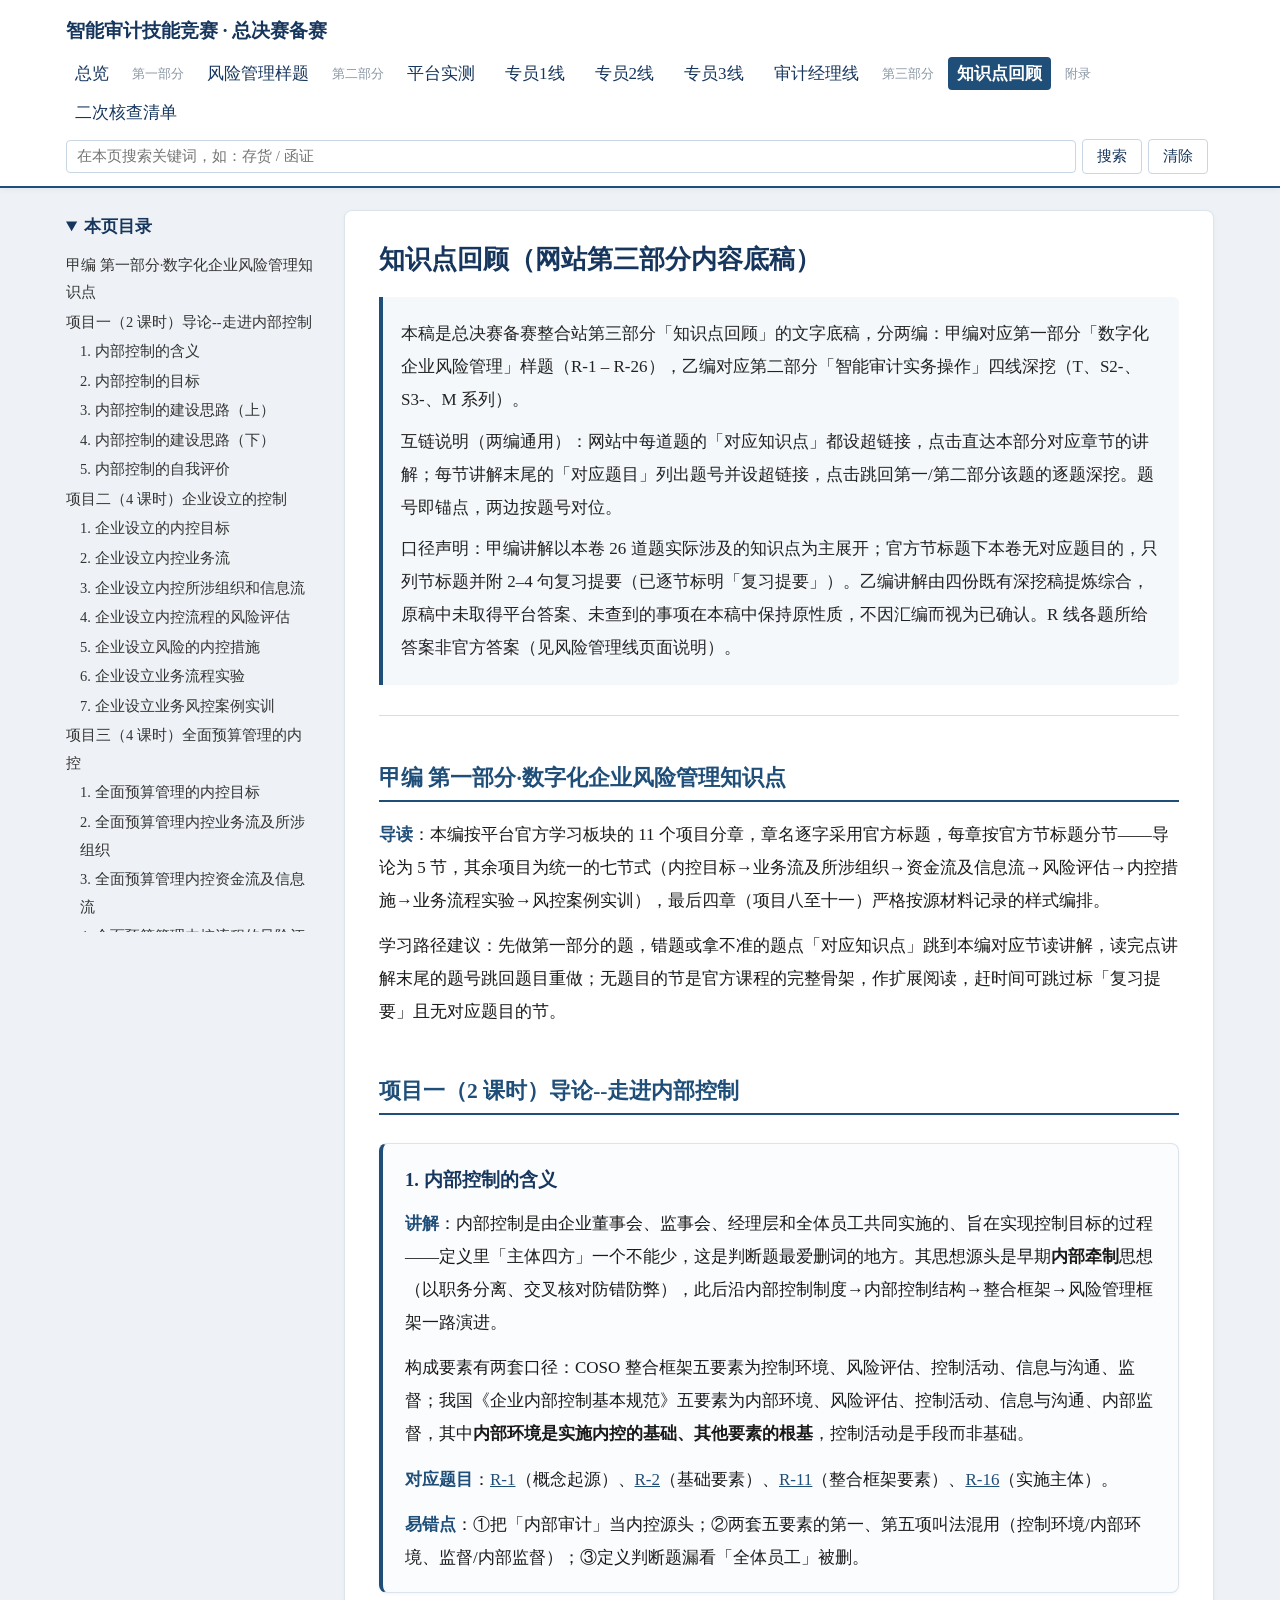
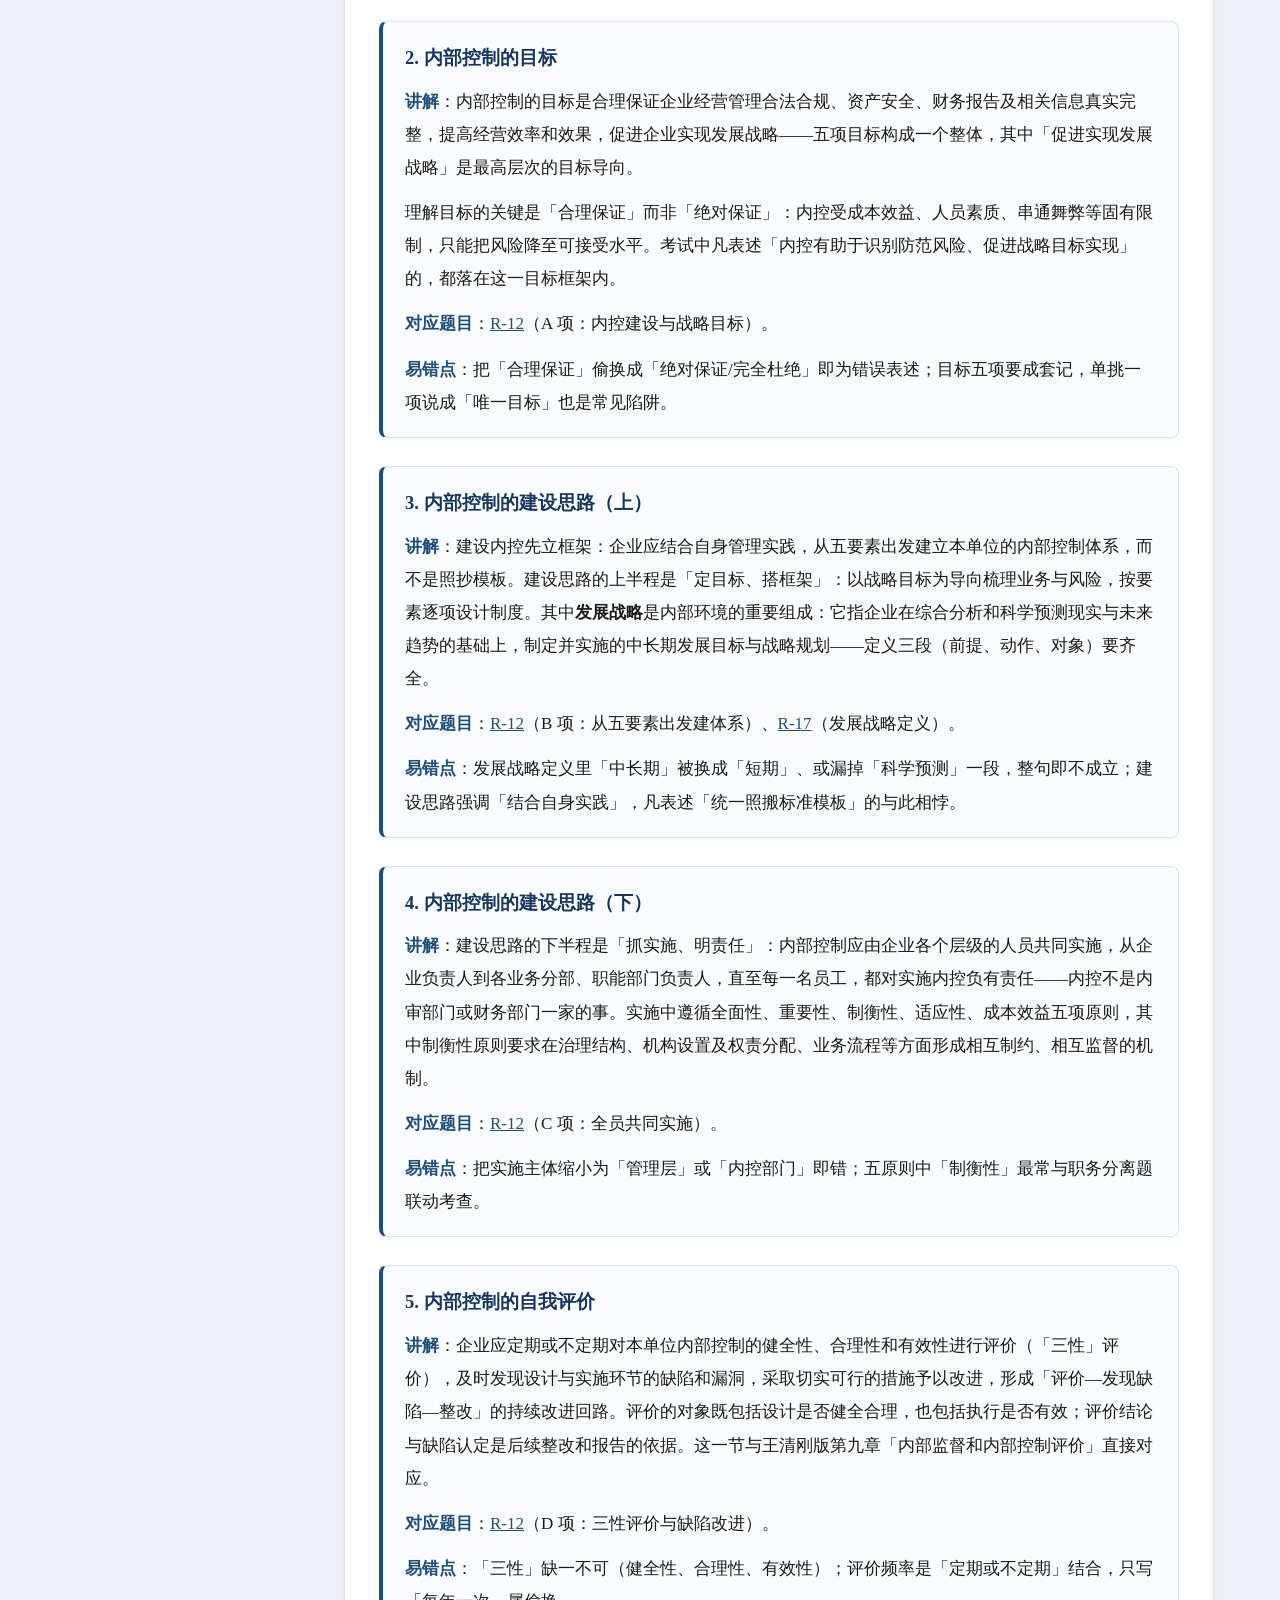
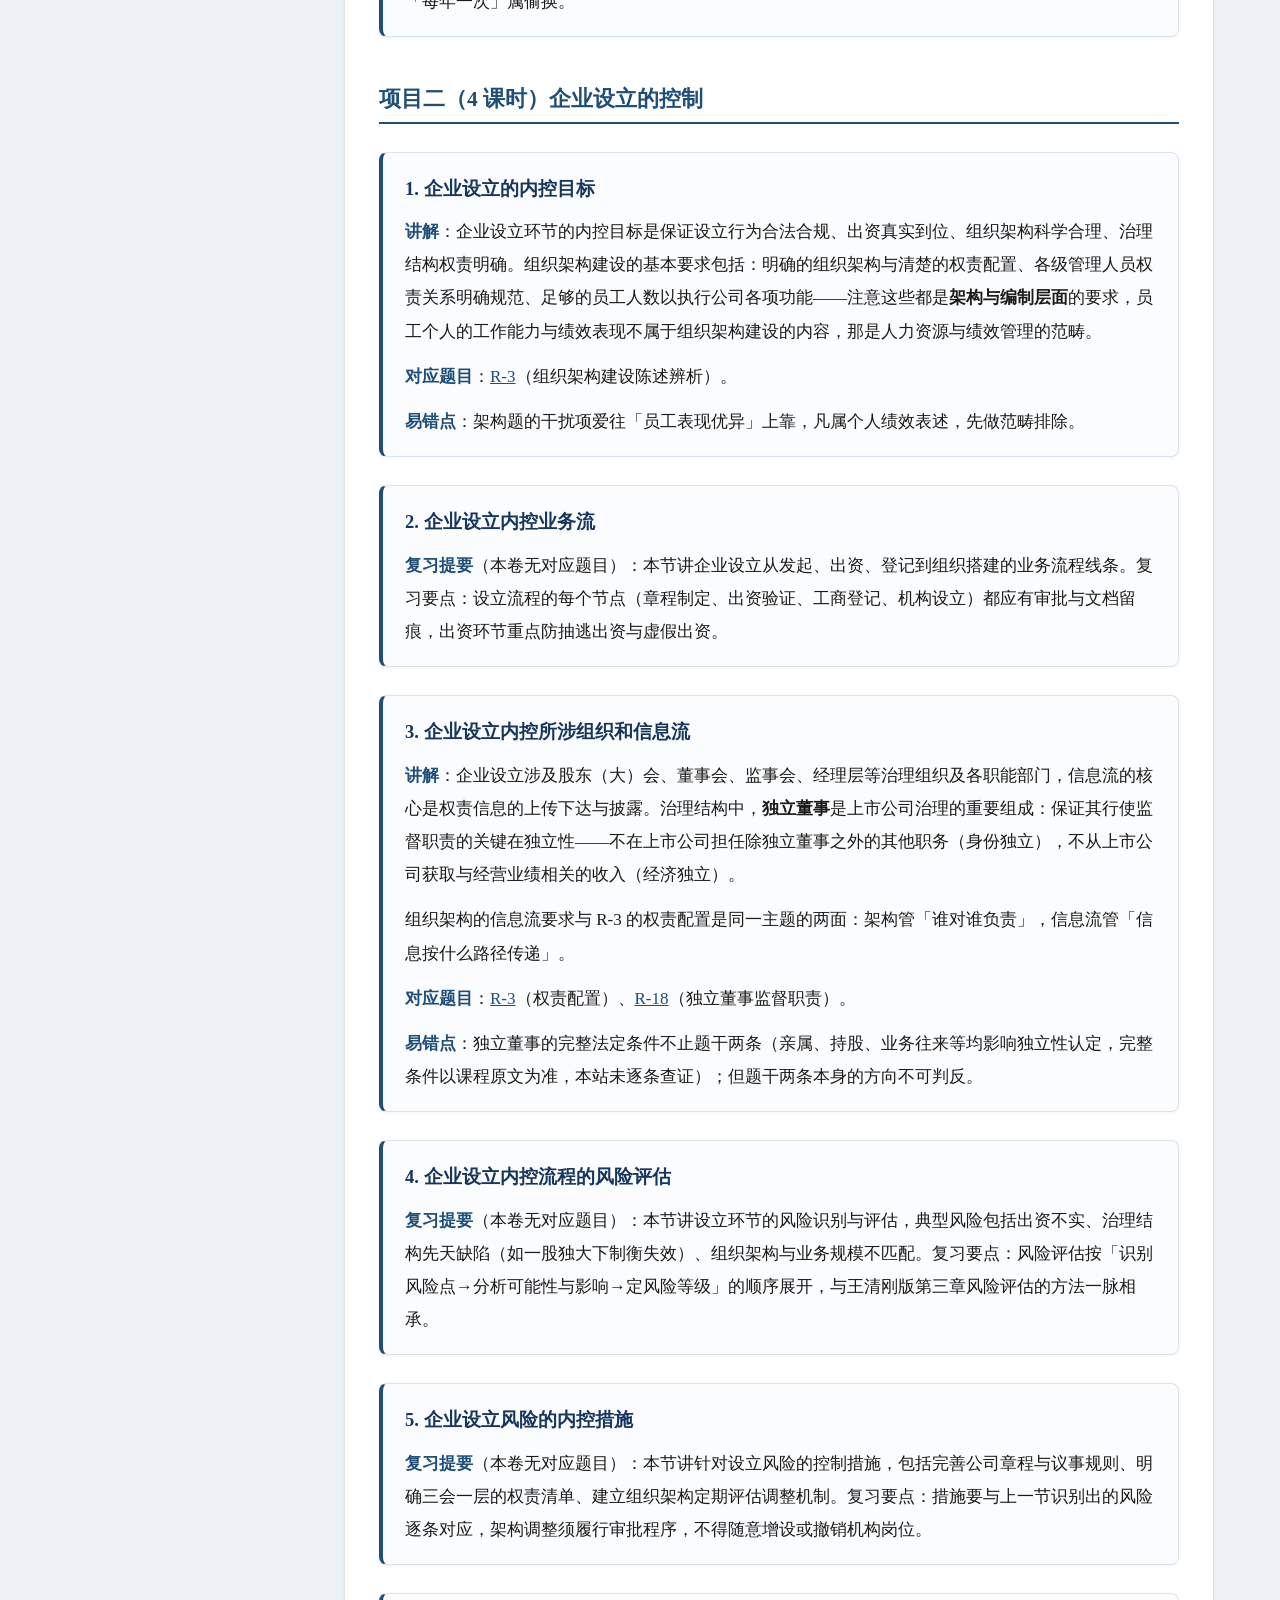
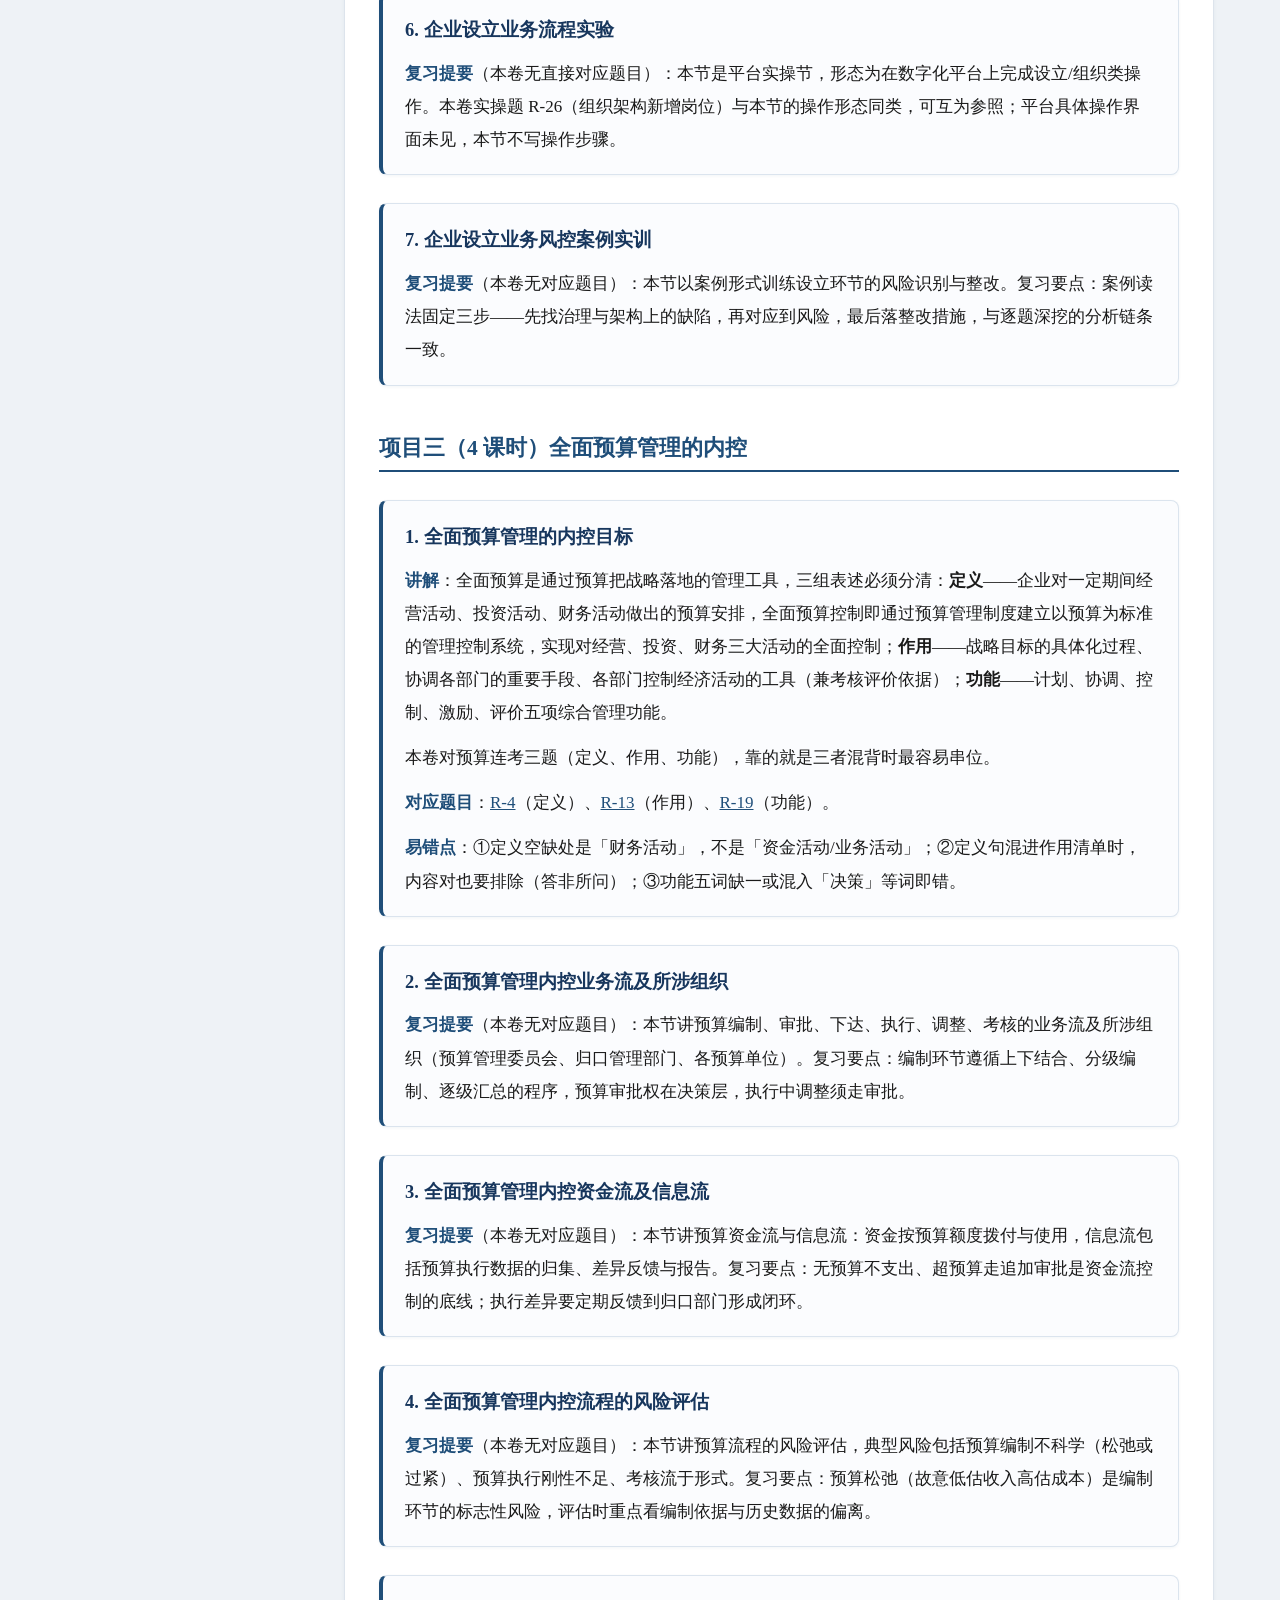
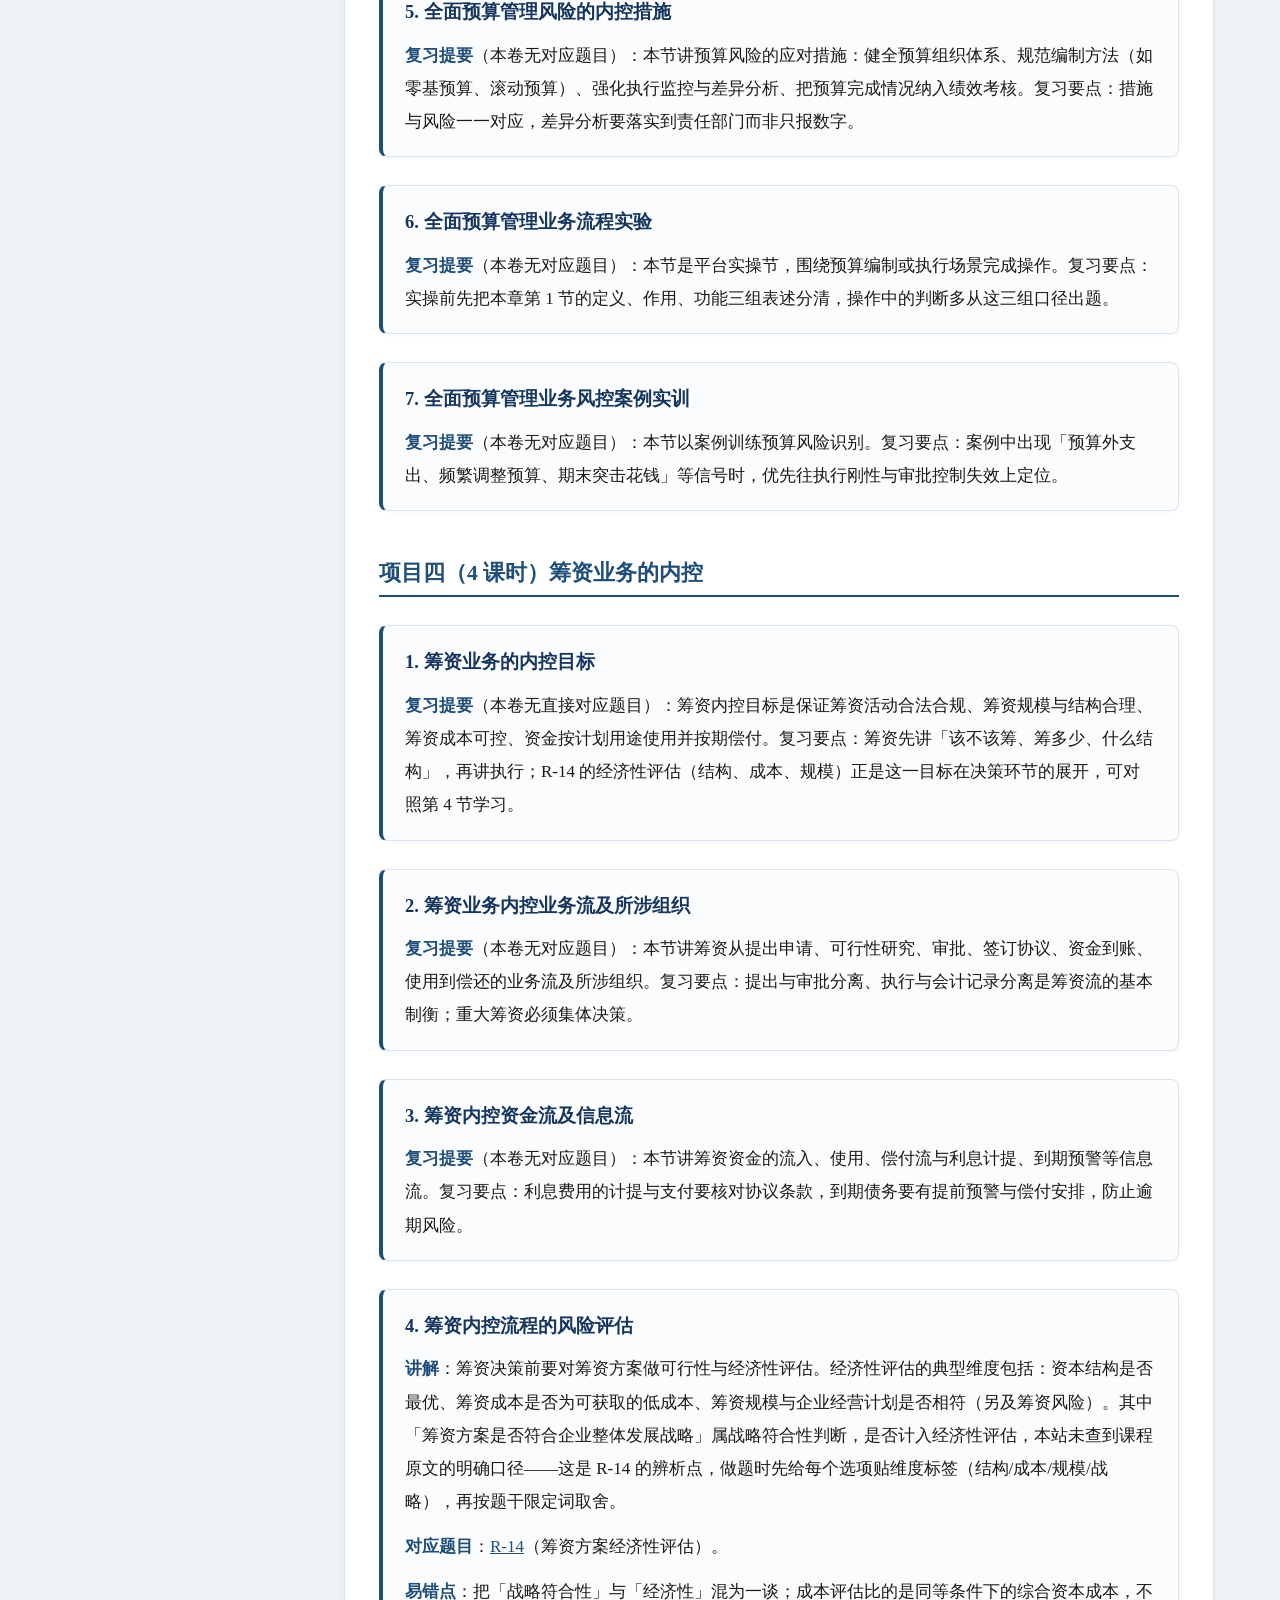
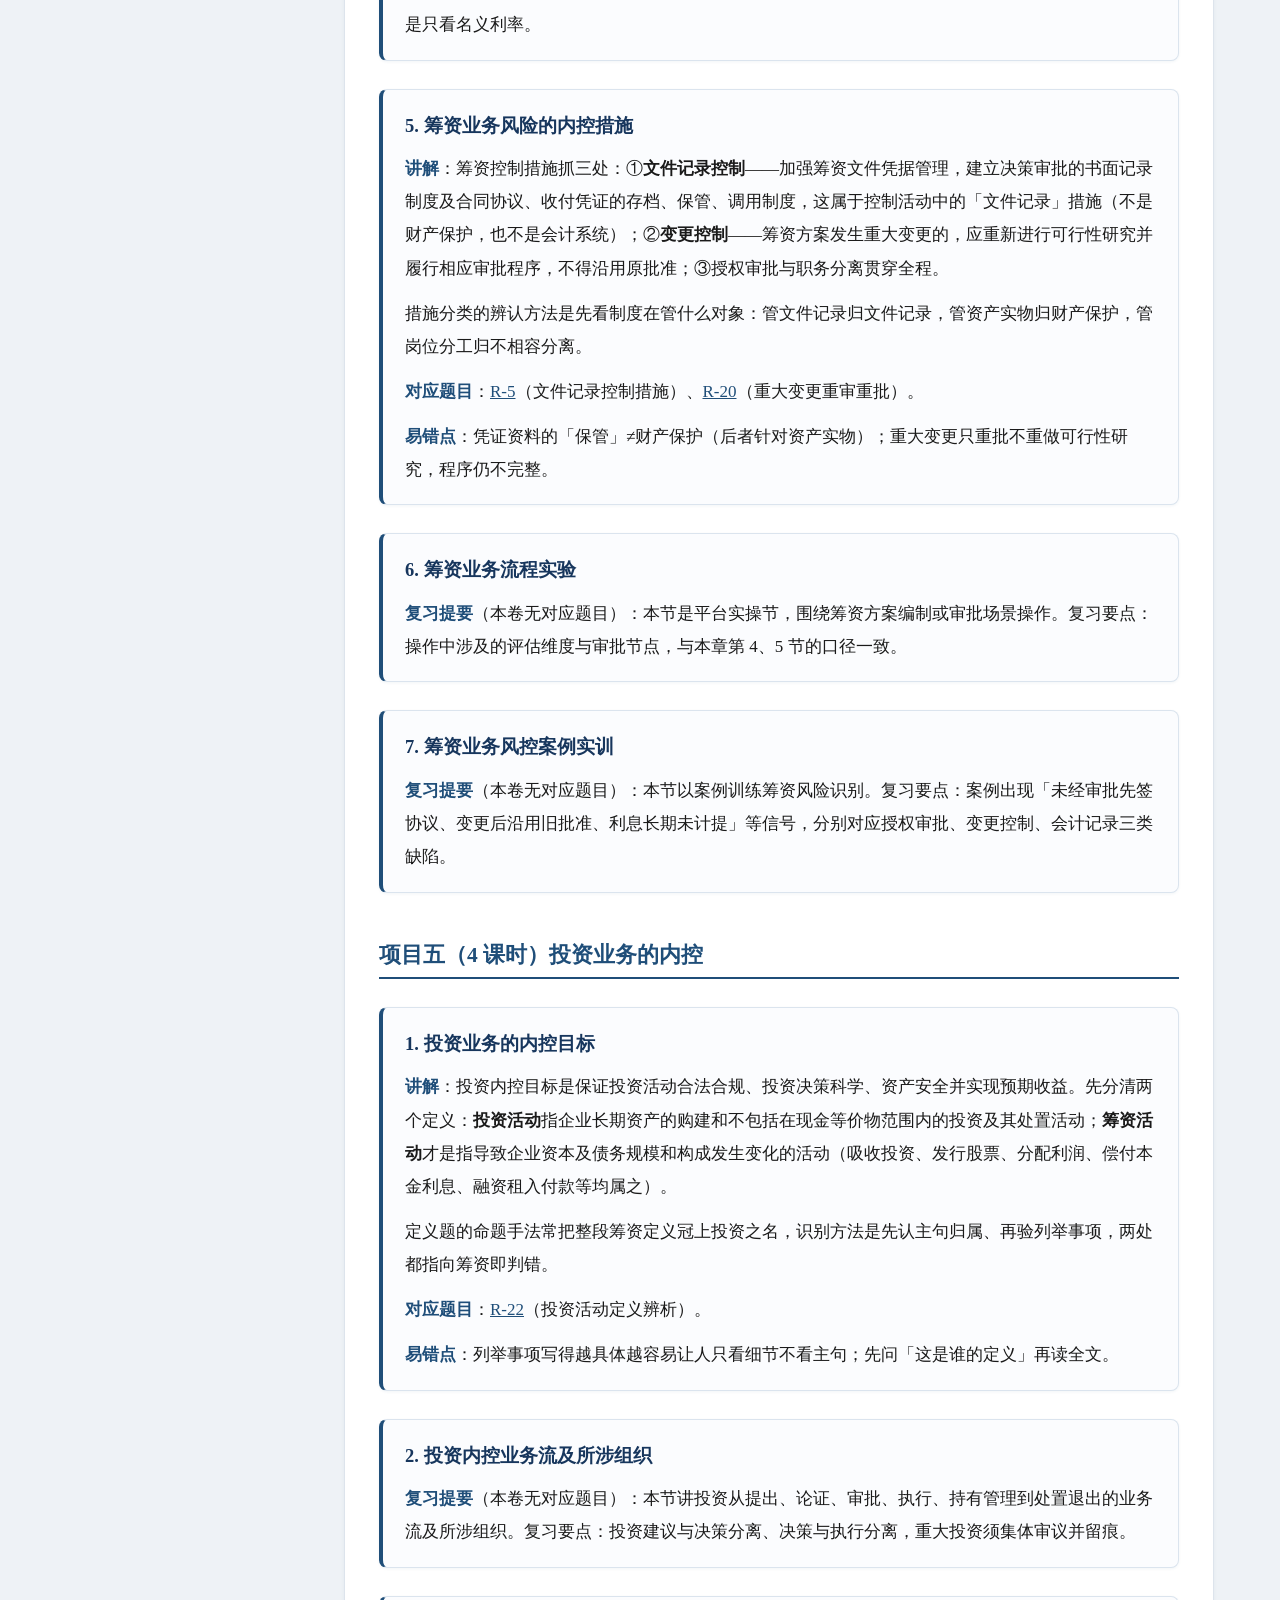
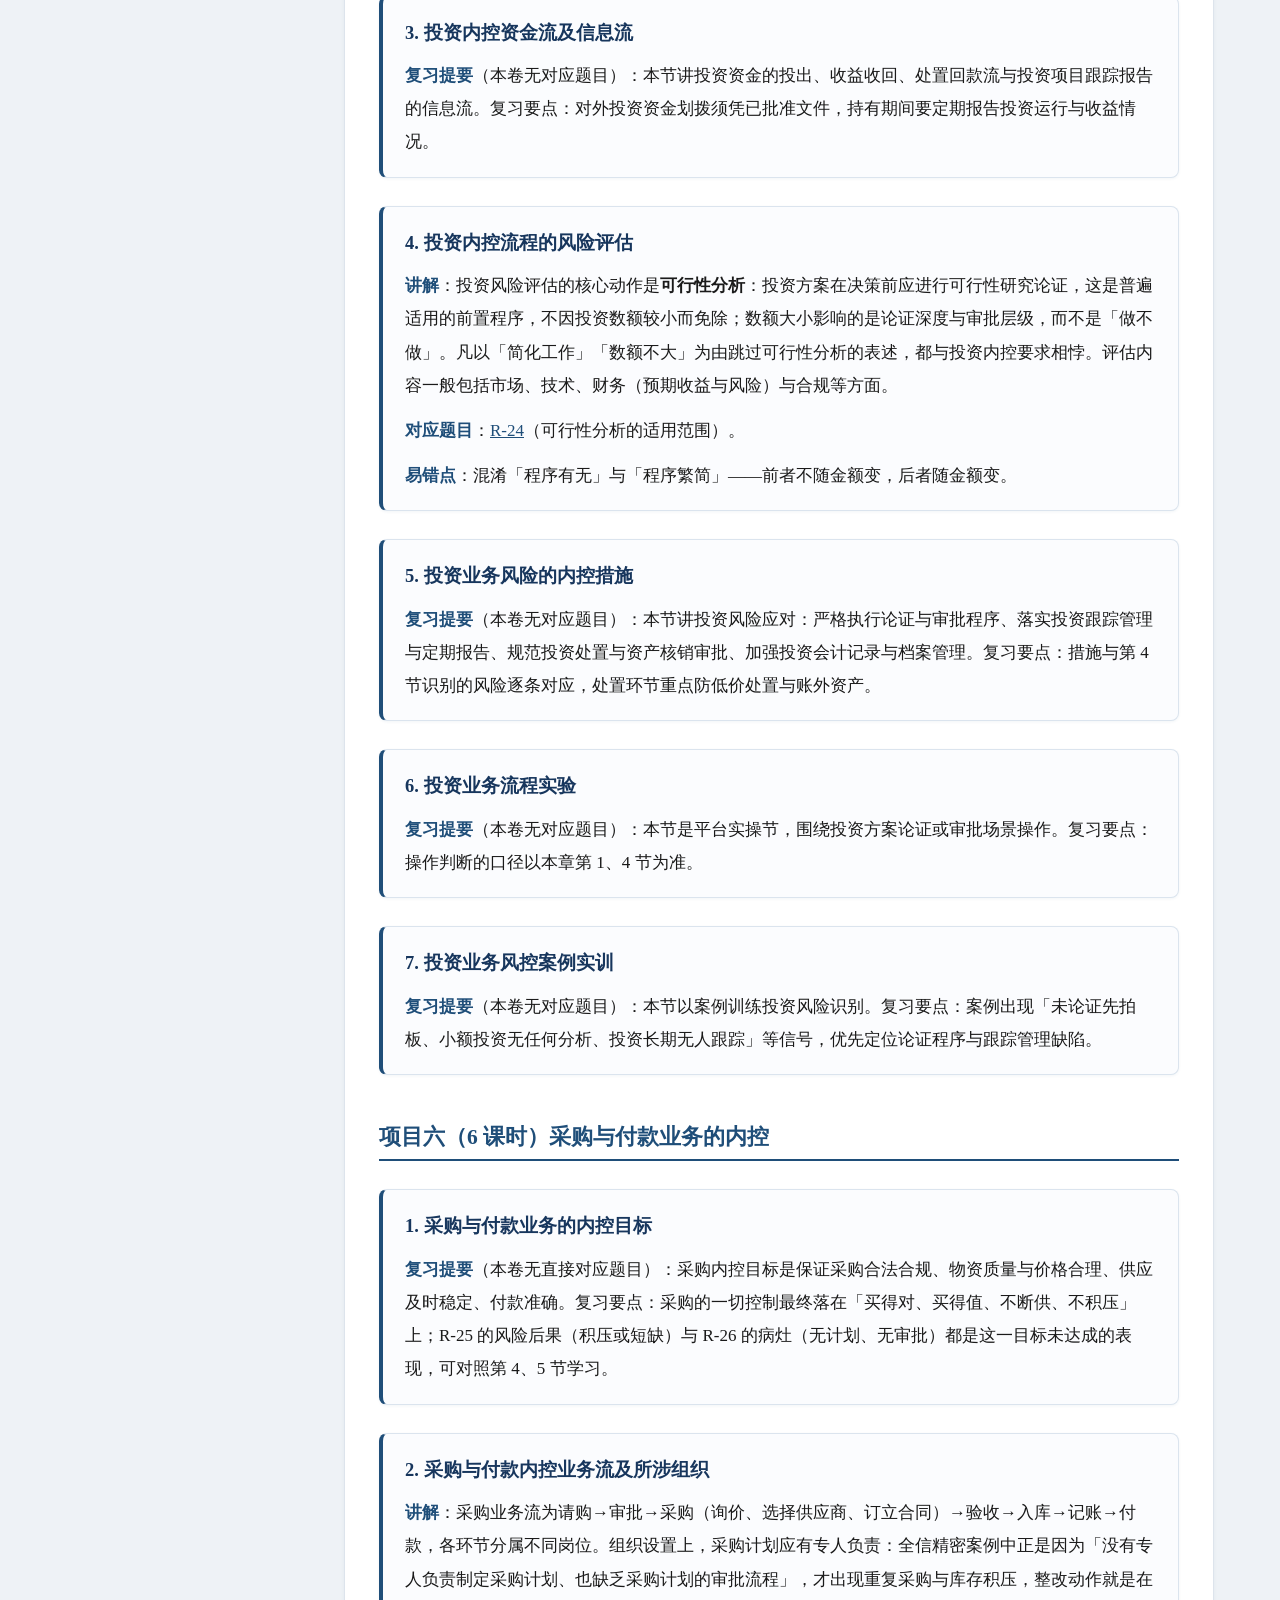
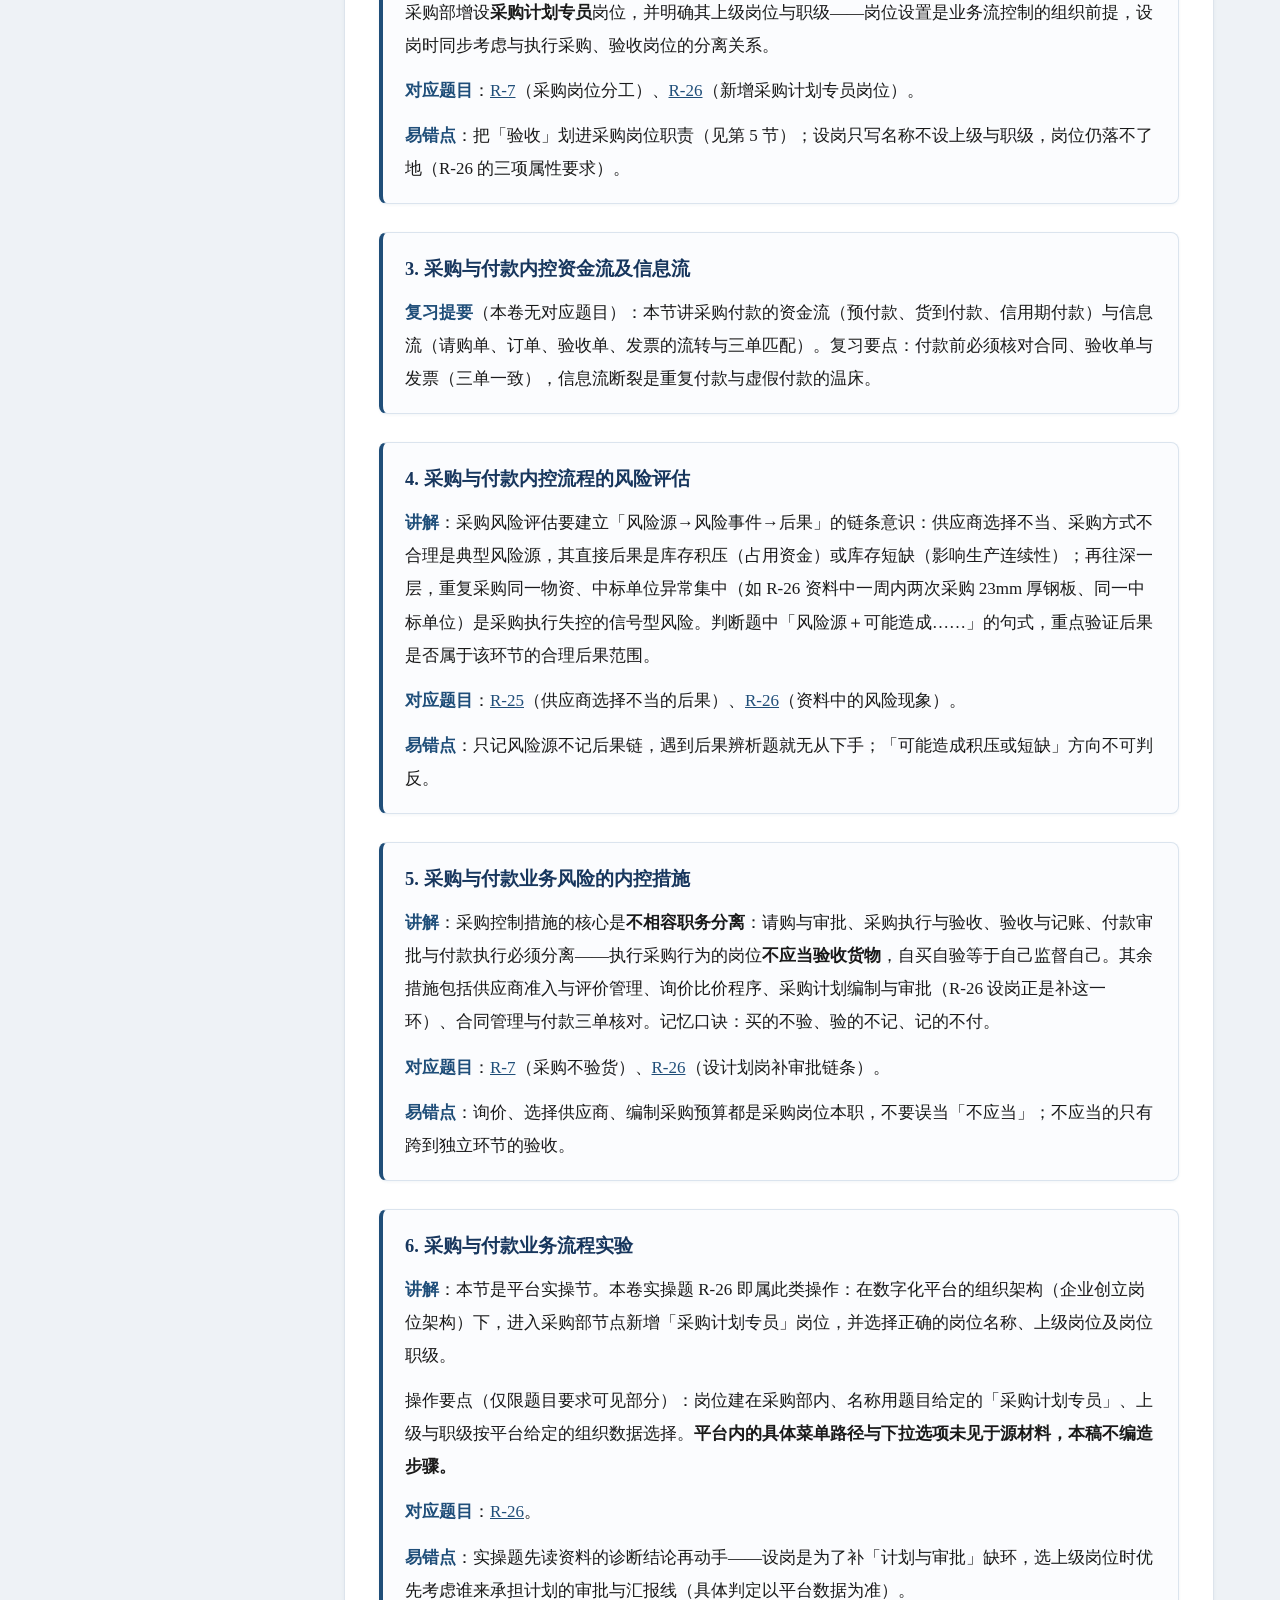
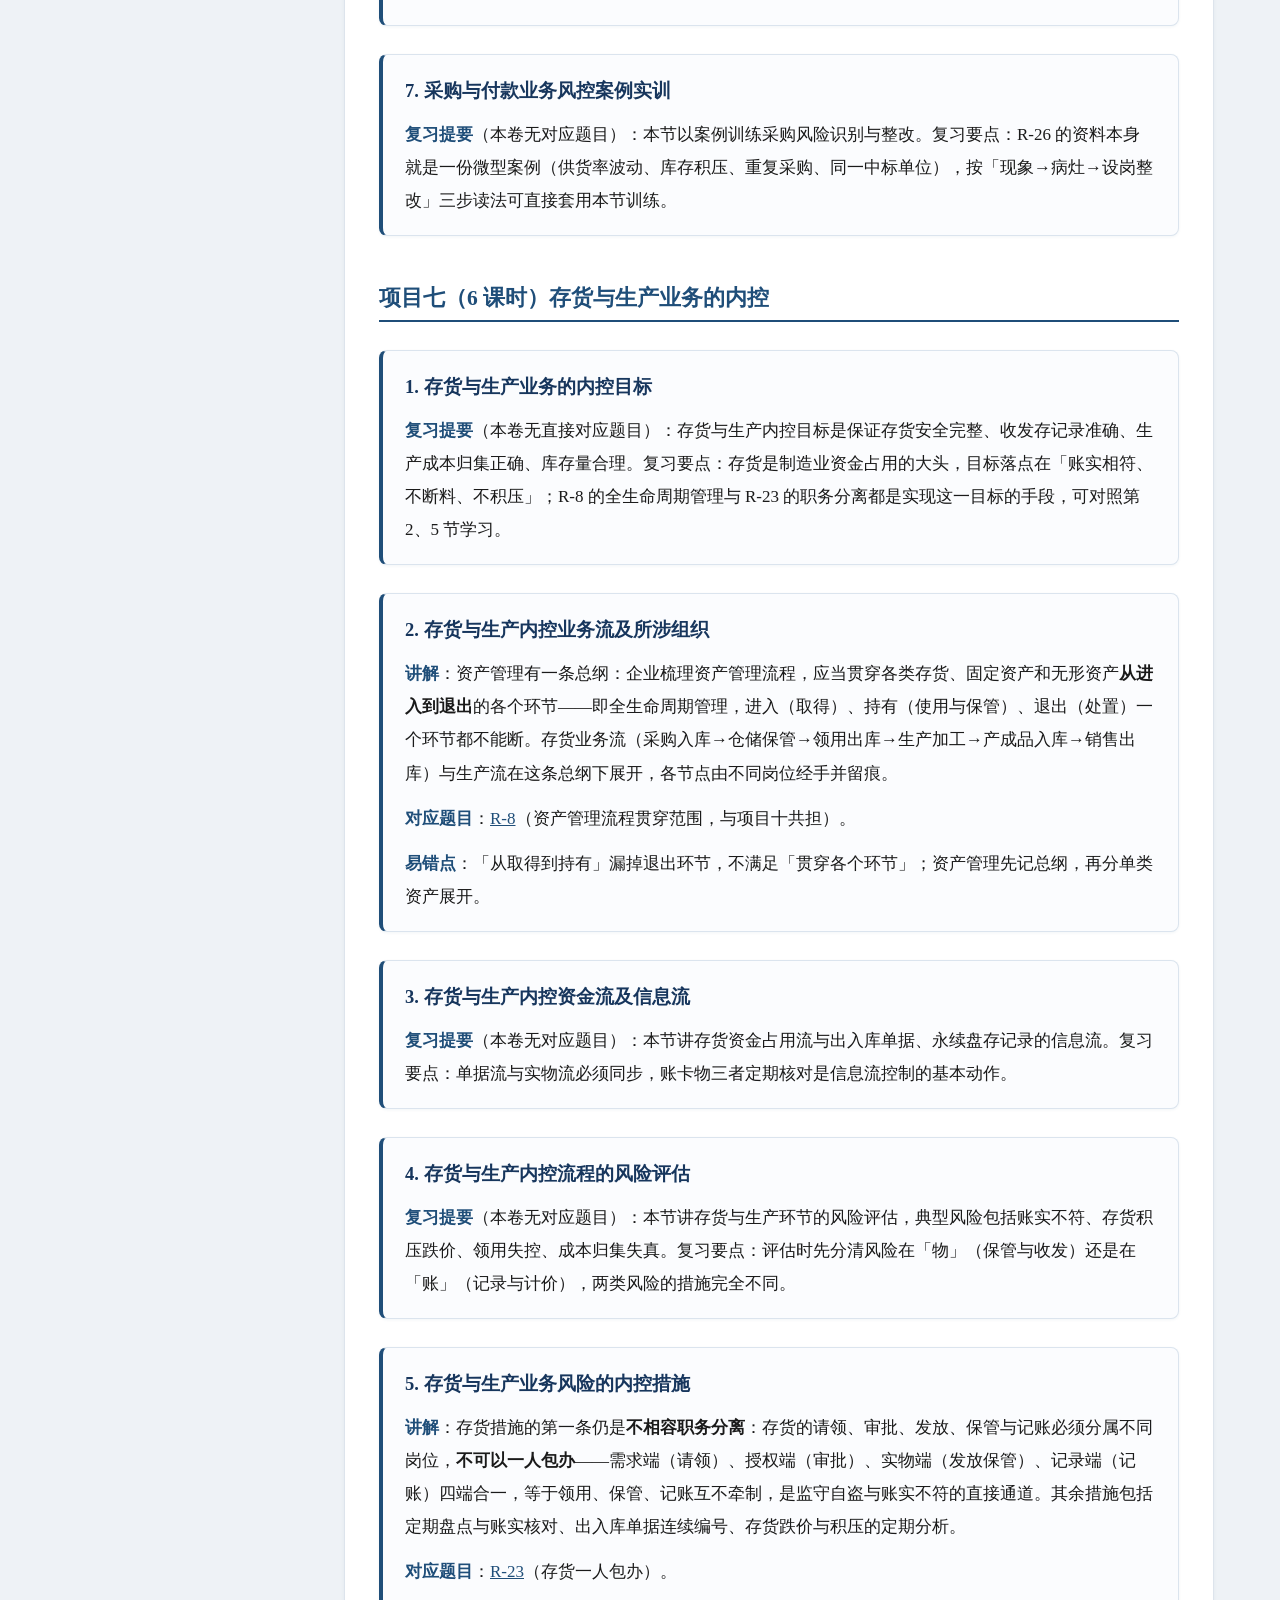
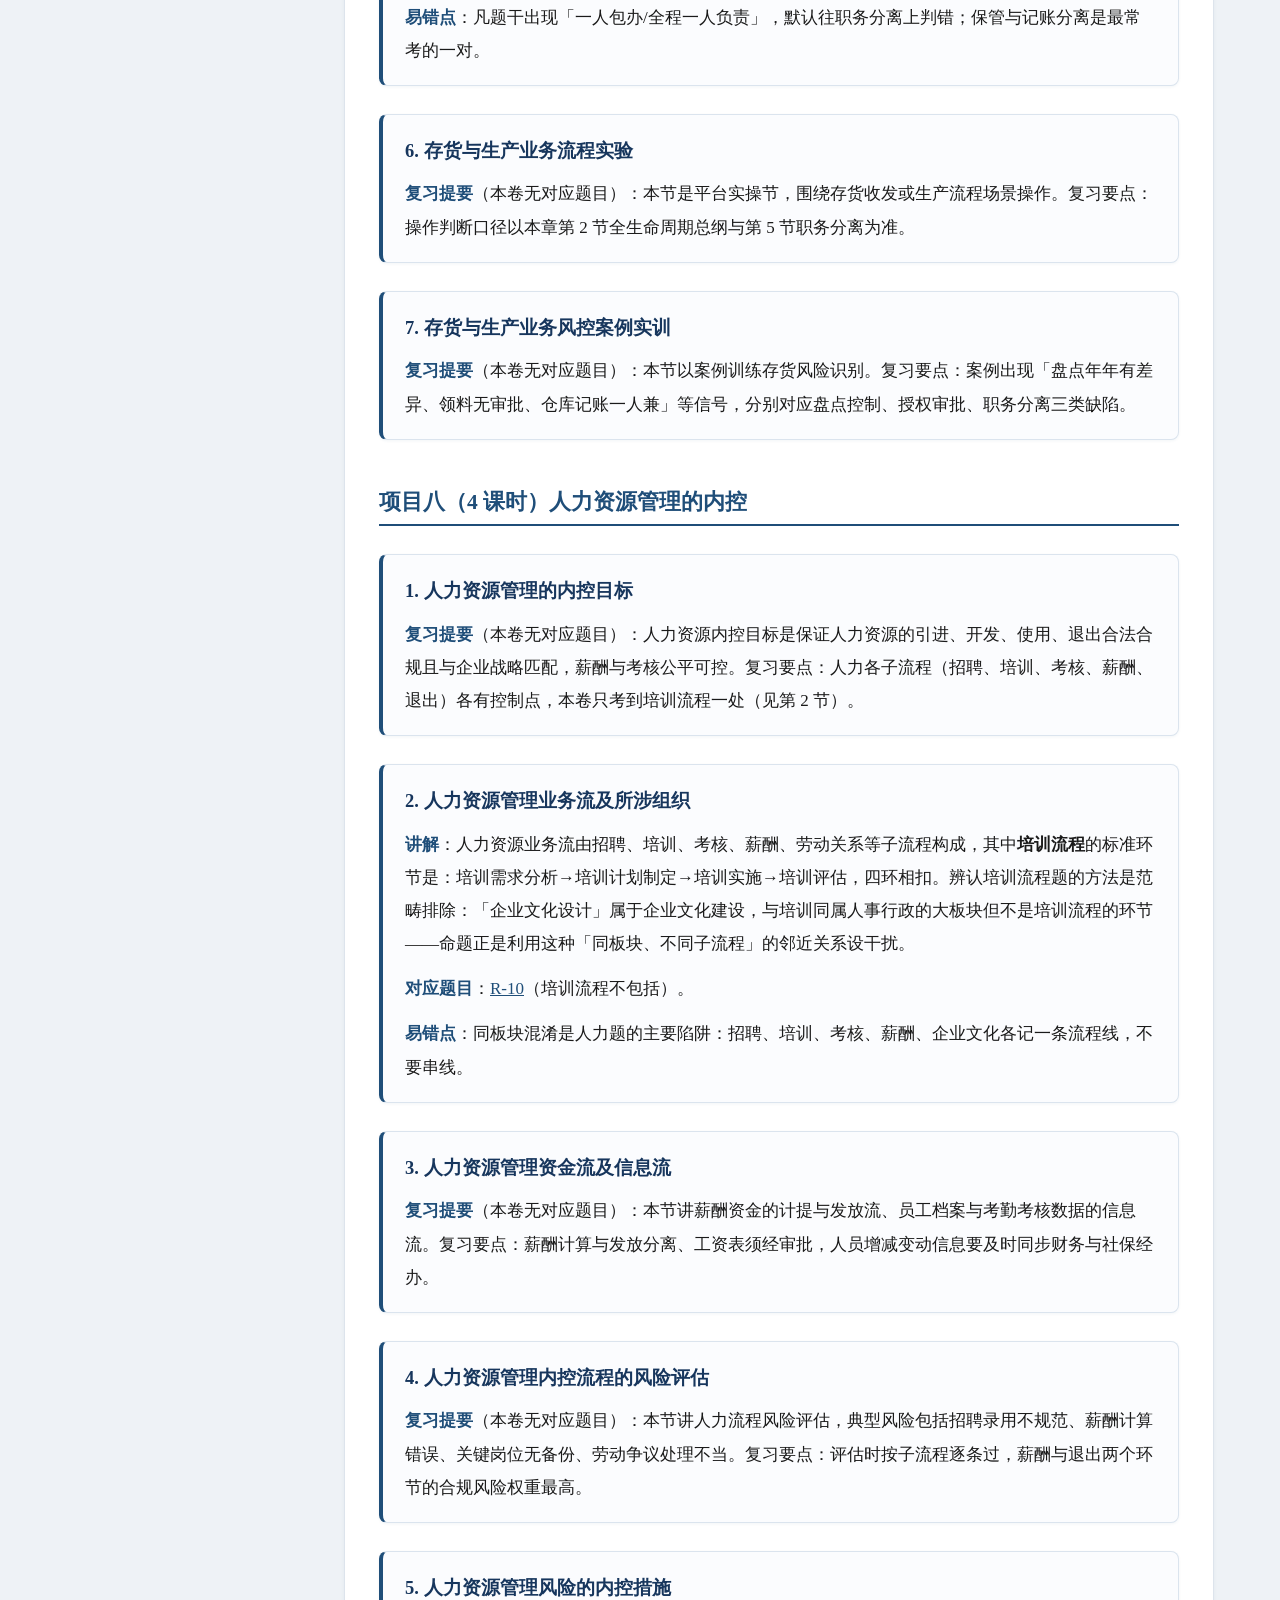
<file: knowledge.html>
<!DOCTYPE html>
<html lang="zh-CN">
<head>
<meta charset="utf-8">
<meta name="viewport" content="width=device-width, initial-scale=1">
<title>知识点回顾｜总决赛备赛</title>
<link rel="stylesheet" href="style.css">
</head>
<body>
<header class="topbar">
  <div class="topbar-inner">
    <div class="site-name">智能审计技能竞赛 · 总决赛备赛</div>
    <nav class="mainnav">
      <a href="index.html">总览</a>
      <span class="nav-label">第一部分</span>
      <a href="risk.html">风险管理样题</a>
      <span class="nav-label">第二部分</span>
      <a href="platform.html">平台实测</a>
      <a href="s1.html">专员1线</a>
      <a href="s2.html">专员2线</a>
      <a href="s3.html">专员3线</a>
      <a href="manager.html">审计经理线</a>
      <span class="nav-label">第三部分</span>
      <a href="knowledge.html" class="active">知识点回顾</a>
      <span class="nav-label">附录</span>
      <a href="checklist.html">二次核查清单</a>
    </nav>
    <div class="searchbar">
      <input id="searchInput" type="search" placeholder="在本页搜索关键词，如：存货 / 函证" aria-label="在本页搜索">
      <button id="searchBtn" type="button">搜索</button>
      <button id="searchClear" type="button">清除</button>
      <span id="searchCount" class="search-count"></span>
    </div>
  </div>
</header>
<div class="layout">
  <aside class="toc-wrap">
    <details open>
      <summary>本页目录</summary>
      <div class="toc"><ul>
<li><a href="#kp-a">甲编 第一部分·数字化企业风险管理知识点</a>
</li>
<li><a href="#sec-1">项目一（2 课时）导论--走进内部控制</a>
<ul>
<li><a href="#kp-a-1-1">1. 内部控制的含义</a></li>
<li><a href="#kp-a-1-2">2. 内部控制的目标</a></li>
<li><a href="#kp-a-1-3">3. 内部控制的建设思路（上）</a></li>
<li><a href="#kp-a-1-4">4. 内部控制的建设思路（下）</a></li>
<li><a href="#kp-a-1-5">5. 内部控制的自我评价</a></li>
</ul>
</li>

<li><a href="#sec-2">项目二（4 课时）企业设立的控制</a>
<ul>
<li><a href="#kp-a-2-1">1. 企业设立的内控目标</a></li>
<li><a href="#kp-a-2-2">2. 企业设立内控业务流</a></li>
<li><a href="#kp-a-2-3">3. 企业设立内控所涉组织和信息流</a></li>
<li><a href="#kp-a-2-4">4. 企业设立内控流程的风险评估</a></li>
<li><a href="#kp-a-2-5">5. 企业设立风险的内控措施</a></li>
<li><a href="#kp-a-2-6">6. 企业设立业务流程实验</a></li>
<li><a href="#kp-a-2-7">7. 企业设立业务风控案例实训</a></li>
</ul>
</li>

<li><a href="#sec-3">项目三（4 课时）全面预算管理的内控</a>
<ul>
<li><a href="#kp-a-3-1">1. 全面预算管理的内控目标</a></li>
<li><a href="#kp-a-3-2">2. 全面预算管理内控业务流及所涉组织</a></li>
<li><a href="#kp-a-3-3">3. 全面预算管理内控资金流及信息流</a></li>
<li><a href="#kp-a-3-4">4. 全面预算管理内控流程的风险评估</a></li>
<li><a href="#kp-a-3-5">5. 全面预算管理风险的内控措施</a></li>
<li><a href="#kp-a-3-6">6. 全面预算管理业务流程实验</a></li>
<li><a href="#kp-a-3-7">7. 全面预算管理业务风控案例实训</a></li>
</ul>
</li>

<li><a href="#sec-4">项目四（4 课时）筹资业务的内控</a>
<ul>
<li><a href="#kp-a-4-1">1. 筹资业务的内控目标</a></li>
<li><a href="#kp-a-4-2">2. 筹资业务内控业务流及所涉组织</a></li>
<li><a href="#kp-a-4-3">3. 筹资内控资金流及信息流</a></li>
<li><a href="#kp-a-4-4">4. 筹资内控流程的风险评估</a></li>
<li><a href="#kp-a-4-5">5. 筹资业务风险的内控措施</a></li>
<li><a href="#kp-a-4-6">6. 筹资业务流程实验</a></li>
<li><a href="#kp-a-4-7">7. 筹资业务风控案例实训</a></li>
</ul>
</li>

<li><a href="#sec-5">项目五（4 课时）投资业务的内控</a>
<ul>
<li><a href="#kp-a-5-1">1. 投资业务的内控目标</a></li>
<li><a href="#kp-a-5-2">2. 投资内控业务流及所涉组织</a></li>
<li><a href="#kp-a-5-3">3. 投资内控资金流及信息流</a></li>
<li><a href="#kp-a-5-4">4. 投资内控流程的风险评估</a></li>
<li><a href="#kp-a-5-5">5. 投资业务风险的内控措施</a></li>
<li><a href="#kp-a-5-6">6. 投资业务流程实验</a></li>
<li><a href="#kp-a-5-7">7. 投资业务风控案例实训</a></li>
</ul>
</li>

<li><a href="#sec-6">项目六（6 课时）采购与付款业务的内控</a>
<ul>
<li><a href="#kp-a-6-1">1. 采购与付款业务的内控目标</a></li>
<li><a href="#kp-a-6-2">2. 采购与付款内控业务流及所涉组织</a></li>
<li><a href="#kp-a-6-3">3. 采购与付款内控资金流及信息流</a></li>
<li><a href="#kp-a-6-4">4. 采购与付款内控流程的风险评估</a></li>
<li><a href="#kp-a-6-5">5. 采购与付款业务风险的内控措施</a></li>
<li><a href="#kp-a-6-6">6. 采购与付款业务流程实验</a></li>
<li><a href="#kp-a-6-7">7. 采购与付款业务风控案例实训</a></li>
</ul>
</li>

<li><a href="#sec-7">项目七（6 课时）存货与生产业务的内控</a>
<ul>
<li><a href="#kp-a-7-1">1. 存货与生产业务的内控目标</a></li>
<li><a href="#kp-a-7-2">2. 存货与生产内控业务流及所涉组织</a></li>
<li><a href="#kp-a-7-3">3. 存货与生产内控资金流及信息流</a></li>
<li><a href="#kp-a-7-4">4. 存货与生产内控流程的风险评估</a></li>
<li><a href="#kp-a-7-5">5. 存货与生产业务风险的内控措施</a></li>
<li><a href="#kp-a-7-6">6. 存货与生产业务流程实验</a></li>
<li><a href="#kp-a-7-7">7. 存货与生产业务风控案例实训</a></li>
</ul>
</li>

<li><a href="#sec-8">项目八（4 课时）人力资源管理的内控</a>
<ul>
<li><a href="#kp-a-8-1">1. 人力资源管理的内控目标</a></li>
<li><a href="#kp-a-8-2">2. 人力资源管理业务流及所涉组织</a></li>
<li><a href="#kp-a-8-3">3. 人力资源管理资金流及信息流</a></li>
<li><a href="#kp-a-8-4">4. 人力资源管理内控流程的风险评估</a></li>
<li><a href="#kp-a-8-5">5. 人力资源管理风险的内控措施</a></li>
<li><a href="#kp-a-8-6">6. 人力资源管理业务流程实验</a></li>
<li><a href="#kp-a-8-7">7. 人力资源管理业务风控案例实训</a></li>
</ul>
</li>

<li><a href="#sec-9">项目九（6 课时）销售与收款业务的内控</a>
<ul>
<li><a href="#kp-a-9-1">1. 销售与收款业务的内控目标</a></li>
<li><a href="#kp-a-9-2">2. 销售与收款业务流与所涉组织</a></li>
<li><a href="#kp-a-9-3">3. 销售与收款资金流及信息流</a></li>
<li><a href="#kp-a-9-4">4. 销售与收款内控流程的风险评估</a></li>
<li><a href="#kp-a-9-5">5. 销售与收款业务风险的内控措施</a></li>
<li><a href="#kp-a-9-6">6. 销售与收款业务流程实验</a></li>
<li><a href="#kp-a-9-7">7. 销售与收款业务风控案例实训</a></li>
</ul>
</li>

<li><a href="#sec-10">项目十（4 课时）固定资产管理的内控</a>
<ul>
<li><a href="#kp-a-10-1">1. 固定资产管理的内控目标</a></li>
<li><a href="#kp-a-10-2">2. 固定资产管理内控业务流及所涉组织</a></li>
<li><a href="#kp-a-10-3">3. 固定资产内控资金流及信息流</a></li>
<li><a href="#kp-a-10-4">4. 固定资产内控流程的风险评估</a></li>
<li><a href="#kp-a-10-5">5. 固定资产管理业务风险的内控措施</a></li>
<li><a href="#kp-a-10-6">6. 固定资产管理业务流程实验</a></li>
<li><a href="#kp-a-10-7">7. 固定资产管理业务风控案例实训</a></li>
</ul>
</li>

<li><a href="#sec-11">项目十一（4 课时）财务报告业务的内控</a>
<ul>
<li><a href="#kp-a-11-1">1. 财务报告业务的内控目标</a></li>
<li><a href="#kp-a-11-2">2. 财务报告内控业务流及所涉组织</a></li>
<li><a href="#kp-a-11-3">3. 财务报告内控资金流及信息流</a></li>
<li><a href="#kp-a-11-4">4. 财务报告内控流程的风险评估</a></li>
<li><a href="#kp-a-11-5">5. 财务报告业务风险的内控措施</a></li>
<li><a href="#kp-a-11-6">6. 财务报告业务流程实验</a></li>
<li><a href="#kp-a-11-7">7. 财务报告业务风控案例实训</a></li>
</ul>
</li>

<li><a href="#kp-b">乙编 第二部分·智能审计实务操作知识点</a>
</li>
<li><a href="#sec-12">一、王清刚《内部控制与风险管理：理论、实践与案例》相关章</a>
<ul>
<li><a href="#kp-b-1">第二章 内部环境（章名未查证，按深挖稿引用口径）</a></li>
<li><a href="#kp-b-2">第三章 风险评估</a></li>
<li><a href="#kp-b-3">第四章 控制活动</a></li>
<li><a href="#kp-b-4">第五章 信息与沟通（章名未查证，按深挖稿引用口径）</a></li>
<li><a href="#kp-b-5">第六章 资产业务内部控制</a></li>
<li><a href="#kp-b-6">第七章 购销及投筹资业务内部控制</a></li>
<li><a href="#kp-b-7">第九章 内部监督和内部控制评价</a></li>
</ul>
</li>

<li><a href="#sec-13">二、唐雪松《审计学：原理与大数据审计案例》相关章/节</a>
<ul>
<li><a href="#kp-b-8">第一章 审计环境与大数据智能审计概述（第三节、第五节）</a></li>
<li><a href="#kp-b-9">第二章 职业道德、质量管理与审计法规（第一节、第三节、第四节）</a></li>
<li><a href="#kp-b-10">第三章 审计意见类型与审计报告要素（第二节、第三节、第五节）</a></li>
<li><a href="#kp-b-11">第五章 认定、具体审计目标与财务报表循环（第二节、第三节）</a></li>
<li><a href="#kp-b-12">第六章 初步业务活动、重要性、审计风险与总体策略（第一至四节）</a></li>
<li><a href="#kp-b-13">第七章 风险评估程序、分析程序与大数据审计程序（第二节、第三节、第四节）</a></li>
<li><a href="#kp-b-14">第八章 审计证据与审计工作底稿（第一节、第二节）</a></li>
<li><a href="#kp-b-15">第九章 审计抽样与大数据全量核查（第三节、第五节）</a></li>
<li><a href="#kp-b-16">第十章 销售与收款循环审计（第一至五节）</a></li>
<li><a href="#kp-b-17">第十一章 采购与付款循环审计（第一节至四节）</a></li>
<li><a href="#kp-b-18">第十二章 生产与存货循环审计（第一至三节）</a></li>
<li><a href="#kp-b-19">第十三章 货币资金审计（第三节、第四节）</a></li>
<li><a href="#kp-b-20">第十四章 完成审计工作与审计报告（第一节、第三节、第四节）</a></li>
</ul>
</li>

<li><a href="#sec-14">三、《审计学原理与实务》知识点（只列知识点名称，不做章节映射）</a>
<ul>
<li><a href="#kp-b-21">其他应收款审计</a></li>
<li><a href="#kp-b-22">无形资产审计</a></li>
<li><a href="#kp-b-23">在建工程审计</a></li>
<li><a href="#kp-b-24">递延所得税资产审计</a></li>
<li><a href="#kp-b-25">递延所得税负债审计</a></li>
<li><a href="#kp-b-26">盈余公积审计</a></li>
<li><a href="#kp-b-27">未分配利润审计</a></li>
<li><a href="#kp-b-28">所得税费用审计</a></li>
<li><a href="#kp-b-29">应付职工薪酬审计</a></li>
<li><a href="#kp-b-30">营业成本审计</a></li>
<li><a href="#kp-b-31">销售费用审计</a></li>
<li><a href="#kp-b-32">管理费用审计</a></li>
<li><a href="#kp-b-33">应交税费审计——增值税明细表与纳税申报表核对</a></li>
<li><a href="#kp-b-34">存货成本构成与生产成本计算</a></li>
<li><a href="#kp-b-35">调整分录汇总与财务报表列报披露</a></li>
</ul>
</li>
</ul></div>
    </details>
  </aside>
  <main id="content" class="content">
<h1>知识点回顾（网站第三部分内容底稿）</h1>
<blockquote>
<p>本稿是总决赛备赛整合站第三部分「知识点回顾」的文字底稿，分两编：甲编对应第一部分「数字化企业风险管理」样题（R-1 – R-26），乙编对应第二部分「智能审计实务操作」四线深挖（T、S2-、S3-、M 系列）。</p>
<p>互链说明（两编通用）：网站中每道题的「对应知识点」都设超链接，点击直达本部分对应章节的讲解；每节讲解末尾的「对应题目」列出题号并设超链接，点击跳回第一/第二部分该题的逐题深挖。题号即锚点，两边按题号对位。</p>
<p>口径声明：甲编讲解以本卷 26 道题实际涉及的知识点为主展开；官方节标题下本卷无对应题目的，只列节标题并附 2–4 句复习提要（已逐节标明「复习提要」）。乙编讲解由四份既有深挖稿提炼综合，原稿中未取得平台答案、未查到的事项在本稿中保持原性质，不因汇编而视为已确认。R 线各题所给答案非官方答案（见风险管理线页面说明）。</p>
</blockquote>
<hr>
<h2 id="kp-a">甲编 第一部分·数字化企业风险管理知识点</h2>
<p><strong class="lbl">导读</strong>：本编按平台官方学习板块的 11 个项目分章，章名逐字采用官方标题，每章按官方节标题分节——导论为 5 节，其余项目为统一的七节式（内控目标→业务流及所涉组织→资金流及信息流→风险评估→内控措施→业务流程实验→风控案例实训），最后四章（项目八至十一）严格按源材料记录的样式编排。</p><p>学习路径建议：先做第一部分的题，错题或拿不准的题点「对应知识点」跳到本编对应节读讲解，读完点讲解末尾的题号跳回题目重做；无题目的节是官方课程的完整骨架，作扩展阅读，赶时间可跳过标「复习提要」且无对应题目的节。</p><h2 id="sec-1">项目一（2 课时）导论--走进内部控制</h2>
<div class="kcard"><h3 id="kp-a-1-1">1. 内部控制的含义</h3>
<p><strong class="lbl">讲解</strong>：内部控制是由企业董事会、监事会、经理层和全体员工共同实施的、旨在实现控制目标的过程——定义里「主体四方」一个不能少，这是判断题最爱删词的地方。其思想源头是早期<strong>内部牵制</strong>思想（以职务分离、交叉核对防错防弊），此后沿内部控制制度→内部控制结构→整合框架→风险管理框架一路演进。</p><p>构成要素有两套口径：COSO 整合框架五要素为控制环境、风险评估、控制活动、信息与沟通、监督；我国《企业内部控制基本规范》五要素为内部环境、风险评估、控制活动、信息与沟通、内部监督，其中<strong>内部环境是实施内控的基础、其他要素的根基</strong>，控制活动是手段而非基础。</p><p><strong class="lbl">对应题目</strong>：<a href="risk.html#r-1">R-1</a>（概念起源）、<a href="risk.html#r-2">R-2</a>（基础要素）、<a href="risk.html#r-11">R-11</a>（整合框架要素）、<a href="risk.html#r-16">R-16</a>（实施主体）。</p>
<p><strong class="lbl">易错点</strong>：①把「内部审计」当内控源头；②两套五要素的第一、第五项叫法混用（控制环境/内部环境、监督/内部监督）；③定义判断题漏看「全体员工」被删。</p>
</div><div class="kcard"><h3 id="kp-a-1-2">2. 内部控制的目标</h3>
<p><strong class="lbl">讲解</strong>：内部控制的目标是合理保证企业经营管理合法合规、资产安全、财务报告及相关信息真实完整，提高经营效率和效果，促进企业实现发展战略——五项目标构成一个整体，其中「促进实现发展战略」是最高层次的目标导向。</p><p>理解目标的关键是「合理保证」而非「绝对保证」：内控受成本效益、人员素质、串通舞弊等固有限制，只能把风险降至可接受水平。考试中凡表述「内控有助于识别防范风险、促进战略目标实现」的，都落在这一目标框架内。</p><p><strong class="lbl">对应题目</strong>：<a href="risk.html#r-12">R-12</a>（A 项：内控建设与战略目标）。</p>
<p><strong class="lbl">易错点</strong>：把「合理保证」偷换成「绝对保证/完全杜绝」即为错误表述；目标五项要成套记，单挑一项说成「唯一目标」也是常见陷阱。</p>
</div><div class="kcard"><h3 id="kp-a-1-3">3. 内部控制的建设思路（上）</h3>
<p><strong class="lbl">讲解</strong>：建设内控先立框架：企业应结合自身管理实践，从五要素出发建立本单位的内部控制体系，而不是照抄模板。建设思路的上半程是「定目标、搭框架」：以战略目标为导向梳理业务与风险，按要素逐项设计制度。其中<strong>发展战略</strong>是内部环境的重要组成：它指企业在综合分析和科学预测现实与未来趋势的基础上，制定并实施的中长期发展目标与战略规划——定义三段（前提、动作、对象）要齐全。</p>
<p><strong class="lbl">对应题目</strong>：<a href="risk.html#r-12">R-12</a>（B 项：从五要素出发建体系）、<a href="risk.html#r-17">R-17</a>（发展战略定义）。</p>
<p><strong class="lbl">易错点</strong>：发展战略定义里「中长期」被换成「短期」、或漏掉「科学预测」一段，整句即不成立；建设思路强调「结合自身实践」，凡表述「统一照搬标准模板」的与此相悖。</p>
</div><div class="kcard"><h3 id="kp-a-1-4">4. 内部控制的建设思路（下）</h3>
<p><strong class="lbl">讲解</strong>：建设思路的下半程是「抓实施、明责任」：内部控制应由企业各个层级的人员共同实施，从企业负责人到各业务分部、职能部门负责人，直至每一名员工，都对实施内控负有责任——内控不是内审部门或财务部门一家的事。实施中遵循全面性、重要性、制衡性、适应性、成本效益五项原则，其中制衡性原则要求在治理结构、机构设置及权责分配、业务流程等方面形成相互制约、相互监督的机制。</p>
<p><strong class="lbl">对应题目</strong>：<a href="risk.html#r-12">R-12</a>（C 项：全员共同实施）。</p>
<p><strong class="lbl">易错点</strong>：把实施主体缩小为「管理层」或「内控部门」即错；五原则中「制衡性」最常与职务分离题联动考查。</p>
</div><div class="kcard"><h3 id="kp-a-1-5">5. 内部控制的自我评价</h3>
<p><strong class="lbl">讲解</strong>：企业应定期或不定期对本单位内部控制的健全性、合理性和有效性进行评价（「三性」评价），及时发现设计与实施环节的缺陷和漏洞，采取切实可行的措施予以改进，形成「评价—发现缺陷—整改」的持续改进回路。评价的对象既包括设计是否健全合理，也包括执行是否有效；评价结论与缺陷认定是后续整改和报告的依据。这一节与王清刚版第九章「内部监督和内部控制评价」直接对应。</p>
<p><strong class="lbl">对应题目</strong>：<a href="risk.html#r-12">R-12</a>（D 项：三性评价与缺陷改进）。</p>
<p><strong class="lbl">易错点</strong>：「三性」缺一不可（健全性、合理性、有效性）；评价频率是「定期或不定期」结合，只写「每年一次」属偷换。</p>
</div><h2 id="sec-2">项目二（4 课时）企业设立的控制</h2>
<div class="kcard"><h3 id="kp-a-2-1">1. 企业设立的内控目标</h3>
<p><strong class="lbl">讲解</strong>：企业设立环节的内控目标是保证设立行为合法合规、出资真实到位、组织架构科学合理、治理结构权责明确。组织架构建设的基本要求包括：明确的组织架构与清楚的权责配置、各级管理人员权责关系明确规范、足够的员工人数以执行公司各项功能——注意这些都是<strong>架构与编制层面</strong>的要求，员工个人的工作能力与绩效表现不属于组织架构建设的内容，那是人力资源与绩效管理的范畴。</p>
<p><strong class="lbl">对应题目</strong>：<a href="risk.html#r-3">R-3</a>（组织架构建设陈述辨析）。</p>
<p><strong class="lbl">易错点</strong>：架构题的干扰项爱往「员工表现优异」上靠，凡属个人绩效表述，先做范畴排除。</p>
</div><div class="kcard"><h3 id="kp-a-2-2">2. 企业设立内控业务流</h3>
<p><strong class="lbl">复习提要</strong>（本卷无对应题目）：本节讲企业设立从发起、出资、登记到组织搭建的业务流程线条。复习要点：设立流程的每个节点（章程制定、出资验证、工商登记、机构设立）都应有审批与文档留痕，出资环节重点防抽逃出资与虚假出资。</p>
</div><div class="kcard"><h3 id="kp-a-2-3">3. 企业设立内控所涉组织和信息流</h3>
<p><strong class="lbl">讲解</strong>：企业设立涉及股东（大）会、董事会、监事会、经理层等治理组织及各职能部门，信息流的核心是权责信息的上传下达与披露。治理结构中，<strong>独立董事</strong>是上市公司治理的重要组成：保证其行使监督职责的关键在独立性——不在上市公司担任除独立董事之外的其他职务（身份独立），不从上市公司获取与经营业绩相关的收入（经济独立）。</p><p>组织架构的信息流要求与 R-3 的权责配置是同一主题的两面：架构管「谁对谁负责」，信息流管「信息按什么路径传递」。</p><p><strong class="lbl">对应题目</strong>：<a href="risk.html#r-3">R-3</a>（权责配置）、<a href="risk.html#r-18">R-18</a>（独立董事监督职责）。</p>
<p><strong class="lbl">易错点</strong>：独立董事的完整法定条件不止题干两条（亲属、持股、业务往来等均影响独立性认定，完整条件以课程原文为准，本站未逐条查证）；但题干两条本身的方向不可判反。</p>
</div><div class="kcard"><h3 id="kp-a-2-4">4. 企业设立内控流程的风险评估</h3>
<p><strong class="lbl">复习提要</strong>（本卷无对应题目）：本节讲设立环节的风险识别与评估，典型风险包括出资不实、治理结构先天缺陷（如一股独大下制衡失效）、组织架构与业务规模不匹配。复习要点：风险评估按「识别风险点→分析可能性与影响→定风险等级」的顺序展开，与王清刚版第三章风险评估的方法一脉相承。</p>
</div><div class="kcard"><h3 id="kp-a-2-5">5. 企业设立风险的内控措施</h3>
<p><strong class="lbl">复习提要</strong>（本卷无对应题目）：本节讲针对设立风险的控制措施，包括完善公司章程与议事规则、明确三会一层的权责清单、建立组织架构定期评估调整机制。复习要点：措施要与上一节识别出的风险逐条对应，架构调整须履行审批程序，不得随意增设或撤销机构岗位。</p>
</div><div class="kcard"><h3 id="kp-a-2-6">6. 企业设立业务流程实验</h3>
<p><strong class="lbl">复习提要</strong>（本卷无直接对应题目）：本节是平台实操节，形态为在数字化平台上完成设立/组织类操作。本卷实操题 R-26（组织架构新增岗位）与本节的操作形态同类，可互为参照；平台具体操作界面未见，本节不写操作步骤。</p>
</div><div class="kcard"><h3 id="kp-a-2-7">7. 企业设立业务风控案例实训</h3>
<p><strong class="lbl">复习提要</strong>（本卷无对应题目）：本节以案例形式训练设立环节的风险识别与整改。复习要点：案例读法固定三步——先找治理与架构上的缺陷，再对应到风险，最后落整改措施，与逐题深挖的分析链条一致。</p>
</div><h2 id="sec-3">项目三（4 课时）全面预算管理的内控</h2>
<div class="kcard"><h3 id="kp-a-3-1">1. 全面预算管理的内控目标</h3>
<p><strong class="lbl">讲解</strong>：全面预算是通过预算把战略落地的管理工具，三组表述必须分清：<strong>定义</strong>——企业对一定期间经营活动、投资活动、财务活动做出的预算安排，全面预算控制即通过预算管理制度建立以预算为标准的管理控制系统，实现对经营、投资、财务三大活动的全面控制；<strong>作用</strong>——战略目标的具体化过程、协调各部门的重要手段、各部门控制经济活动的工具（兼考核评价依据）；<strong>功能</strong>——计划、协调、控制、激励、评价五项综合管理功能。</p><p>本卷对预算连考三题（定义、作用、功能），靠的就是三者混背时最容易串位。</p><p><strong class="lbl">对应题目</strong>：<a href="risk.html#r-4">R-4</a>（定义）、<a href="risk.html#r-13">R-13</a>（作用）、<a href="risk.html#r-19">R-19</a>（功能）。</p>
<p><strong class="lbl">易错点</strong>：①定义空缺处是「财务活动」，不是「资金活动/业务活动」；②定义句混进作用清单时，内容对也要排除（答非所问）；③功能五词缺一或混入「决策」等词即错。</p>
</div><div class="kcard"><h3 id="kp-a-3-2">2. 全面预算管理内控业务流及所涉组织</h3>
<p><strong class="lbl">复习提要</strong>（本卷无对应题目）：本节讲预算编制、审批、下达、执行、调整、考核的业务流及所涉组织（预算管理委员会、归口管理部门、各预算单位）。复习要点：编制环节遵循上下结合、分级编制、逐级汇总的程序，预算审批权在决策层，执行中调整须走审批。</p>
</div><div class="kcard"><h3 id="kp-a-3-3">3. 全面预算管理内控资金流及信息流</h3>
<p><strong class="lbl">复习提要</strong>（本卷无对应题目）：本节讲预算资金流与信息流：资金按预算额度拨付与使用，信息流包括预算执行数据的归集、差异反馈与报告。复习要点：无预算不支出、超预算走追加审批是资金流控制的底线；执行差异要定期反馈到归口部门形成闭环。</p>
</div><div class="kcard"><h3 id="kp-a-3-4">4. 全面预算管理内控流程的风险评估</h3>
<p><strong class="lbl">复习提要</strong>（本卷无对应题目）：本节讲预算流程的风险评估，典型风险包括预算编制不科学（松弛或过紧）、预算执行刚性不足、考核流于形式。复习要点：预算松弛（故意低估收入高估成本）是编制环节的标志性风险，评估时重点看编制依据与历史数据的偏离。</p>
</div><div class="kcard"><h3 id="kp-a-3-5">5. 全面预算管理风险的内控措施</h3>
<p><strong class="lbl">复习提要</strong>（本卷无对应题目）：本节讲预算风险的应对措施：健全预算组织体系、规范编制方法（如零基预算、滚动预算）、强化执行监控与差异分析、把预算完成情况纳入绩效考核。复习要点：措施与风险一一对应，差异分析要落实到责任部门而非只报数字。</p>
</div><div class="kcard"><h3 id="kp-a-3-6">6. 全面预算管理业务流程实验</h3>
<p><strong class="lbl">复习提要</strong>（本卷无对应题目）：本节是平台实操节，围绕预算编制或执行场景完成操作。复习要点：实操前先把本章第 1 节的定义、作用、功能三组表述分清，操作中的判断多从这三组口径出题。</p>
</div><div class="kcard"><h3 id="kp-a-3-7">7. 全面预算管理业务风控案例实训</h3>
<p><strong class="lbl">复习提要</strong>（本卷无对应题目）：本节以案例训练预算风险识别。复习要点：案例中出现「预算外支出、频繁调整预算、期末突击花钱」等信号时，优先往执行刚性与审批控制失效上定位。</p>
</div><h2 id="sec-4">项目四（4 课时）筹资业务的内控</h2>
<div class="kcard"><h3 id="kp-a-4-1">1. 筹资业务的内控目标</h3>
<p><strong class="lbl">复习提要</strong>（本卷无直接对应题目）：筹资内控目标是保证筹资活动合法合规、筹资规模与结构合理、筹资成本可控、资金按计划用途使用并按期偿付。复习要点：筹资先讲「该不该筹、筹多少、什么结构」，再讲执行；R-14 的经济性评估（结构、成本、规模）正是这一目标在决策环节的展开，可对照第 4 节学习。</p>
</div><div class="kcard"><h3 id="kp-a-4-2">2. 筹资业务内控业务流及所涉组织</h3>
<p><strong class="lbl">复习提要</strong>（本卷无对应题目）：本节讲筹资从提出申请、可行性研究、审批、签订协议、资金到账、使用到偿还的业务流及所涉组织。复习要点：提出与审批分离、执行与会计记录分离是筹资流的基本制衡；重大筹资必须集体决策。</p>
</div><div class="kcard"><h3 id="kp-a-4-3">3. 筹资内控资金流及信息流</h3>
<p><strong class="lbl">复习提要</strong>（本卷无对应题目）：本节讲筹资资金的流入、使用、偿付流与利息计提、到期预警等信息流。复习要点：利息费用的计提与支付要核对协议条款，到期债务要有提前预警与偿付安排，防止逾期风险。</p>
</div><div class="kcard"><h3 id="kp-a-4-4">4. 筹资内控流程的风险评估</h3>
<p><strong class="lbl">讲解</strong>：筹资决策前要对筹资方案做可行性与经济性评估。经济性评估的典型维度包括：资本结构是否最优、筹资成本是否为可获取的低成本、筹资规模与企业经营计划是否相符（另及筹资风险）。其中「筹资方案是否符合企业整体发展战略」属战略符合性判断，是否计入经济性评估，本站未查到课程原文的明确口径——这是 R-14 的辨析点，做题时先给每个选项贴维度标签（结构/成本/规模/战略），再按题干限定词取舍。</p>
<p><strong class="lbl">对应题目</strong>：<a href="risk.html#r-14">R-14</a>（筹资方案经济性评估）。</p>
<p><strong class="lbl">易错点</strong>：把「战略符合性」与「经济性」混为一谈；成本评估比的是同等条件下的综合资本成本，不是只看名义利率。</p>
</div><div class="kcard"><h3 id="kp-a-4-5">5. 筹资业务风险的内控措施</h3>
<p><strong class="lbl">讲解</strong>：筹资控制措施抓三处：①<strong>文件记录控制</strong>——加强筹资文件凭据管理，建立决策审批的书面记录制度及合同协议、收付凭证的存档、保管、调用制度，这属于控制活动中的「文件记录」措施（不是财产保护，也不是会计系统）；②<strong>变更控制</strong>——筹资方案发生重大变更的，应重新进行可行性研究并履行相应审批程序，不得沿用原批准；③授权审批与职务分离贯穿全程。</p><p>措施分类的辨认方法是先看制度在管什么对象：管文件记录归文件记录，管资产实物归财产保护，管岗位分工归不相容分离。</p><p><strong class="lbl">对应题目</strong>：<a href="risk.html#r-5">R-5</a>（文件记录控制措施）、<a href="risk.html#r-20">R-20</a>（重大变更重审重批）。</p>
<p><strong class="lbl">易错点</strong>：凭证资料的「保管」≠财产保护（后者针对资产实物）；重大变更只重批不重做可行性研究，程序仍不完整。</p>
</div><div class="kcard"><h3 id="kp-a-4-6">6. 筹资业务流程实验</h3>
<p><strong class="lbl">复习提要</strong>（本卷无对应题目）：本节是平台实操节，围绕筹资方案编制或审批场景操作。复习要点：操作中涉及的评估维度与审批节点，与本章第 4、5 节的口径一致。</p>
</div><div class="kcard"><h3 id="kp-a-4-7">7. 筹资业务风控案例实训</h3>
<p><strong class="lbl">复习提要</strong>（本卷无对应题目）：本节以案例训练筹资风险识别。复习要点：案例出现「未经审批先签协议、变更后沿用旧批准、利息长期未计提」等信号，分别对应授权审批、变更控制、会计记录三类缺陷。</p>
</div><h2 id="sec-5">项目五（4 课时）投资业务的内控</h2>
<div class="kcard"><h3 id="kp-a-5-1">1. 投资业务的内控目标</h3>
<p><strong class="lbl">讲解</strong>：投资内控目标是保证投资活动合法合规、投资决策科学、资产安全并实现预期收益。先分清两个定义：<strong>投资活动</strong>指企业长期资产的购建和不包括在现金等价物范围内的投资及其处置活动；<strong>筹资活动</strong>才是指导致企业资本及债务规模和构成发生变化的活动（吸收投资、发行股票、分配利润、偿付本金利息、融资租入付款等均属之）。</p><p>定义题的命题手法常把整段筹资定义冠上投资之名，识别方法是先认主句归属、再验列举事项，两处都指向筹资即判错。</p><p><strong class="lbl">对应题目</strong>：<a href="risk.html#r-22">R-22</a>（投资活动定义辨析）。</p>
<p><strong class="lbl">易错点</strong>：列举事项写得越具体越容易让人只看细节不看主句；先问「这是谁的定义」再读全文。</p>
</div><div class="kcard"><h3 id="kp-a-5-2">2. 投资内控业务流及所涉组织</h3>
<p><strong class="lbl">复习提要</strong>（本卷无对应题目）：本节讲投资从提出、论证、审批、执行、持有管理到处置退出的业务流及所涉组织。复习要点：投资建议与决策分离、决策与执行分离，重大投资须集体审议并留痕。</p>
</div><div class="kcard"><h3 id="kp-a-5-3">3. 投资内控资金流及信息流</h3>
<p><strong class="lbl">复习提要</strong>（本卷无对应题目）：本节讲投资资金的投出、收益收回、处置回款流与投资项目跟踪报告的信息流。复习要点：对外投资资金划拨须凭已批准文件，持有期间要定期报告投资运行与收益情况。</p>
</div><div class="kcard"><h3 id="kp-a-5-4">4. 投资内控流程的风险评估</h3>
<p><strong class="lbl">讲解</strong>：投资风险评估的核心动作是<strong>可行性分析</strong>：投资方案在决策前应进行可行性研究论证，这是普遍适用的前置程序，不因投资数额较小而免除；数额大小影响的是论证深度与审批层级，而不是「做不做」。凡以「简化工作」「数额不大」为由跳过可行性分析的表述，都与投资内控要求相悖。评估内容一般包括市场、技术、财务（预期收益与风险）与合规等方面。</p>
<p><strong class="lbl">对应题目</strong>：<a href="risk.html#r-24">R-24</a>（可行性分析的适用范围）。</p>
<p><strong class="lbl">易错点</strong>：混淆「程序有无」与「程序繁简」——前者不随金额变，后者随金额变。</p>
</div><div class="kcard"><h3 id="kp-a-5-5">5. 投资业务风险的内控措施</h3>
<p><strong class="lbl">复习提要</strong>（本卷无对应题目）：本节讲投资风险应对：严格执行论证与审批程序、落实投资跟踪管理与定期报告、规范投资处置与资产核销审批、加强投资会计记录与档案管理。复习要点：措施与第 4 节识别的风险逐条对应，处置环节重点防低价处置与账外资产。</p>
</div><div class="kcard"><h3 id="kp-a-5-6">6. 投资业务流程实验</h3>
<p><strong class="lbl">复习提要</strong>（本卷无对应题目）：本节是平台实操节，围绕投资方案论证或审批场景操作。复习要点：操作判断的口径以本章第 1、4 节为准。</p>
</div><div class="kcard"><h3 id="kp-a-5-7">7. 投资业务风控案例实训</h3>
<p><strong class="lbl">复习提要</strong>（本卷无对应题目）：本节以案例训练投资风险识别。复习要点：案例出现「未论证先拍板、小额投资无任何分析、投资长期无人跟踪」等信号，优先定位论证程序与跟踪管理缺陷。</p>
</div><h2 id="sec-6">项目六（6 课时）采购与付款业务的内控</h2>
<div class="kcard"><h3 id="kp-a-6-1">1. 采购与付款业务的内控目标</h3>
<p><strong class="lbl">复习提要</strong>（本卷无直接对应题目）：采购内控目标是保证采购合法合规、物资质量与价格合理、供应及时稳定、付款准确。复习要点：采购的一切控制最终落在「买得对、买得值、不断供、不积压」上；R-25 的风险后果（积压或短缺）与 R-26 的病灶（无计划、无审批）都是这一目标未达成的表现，可对照第 4、5 节学习。</p>
</div><div class="kcard"><h3 id="kp-a-6-2">2. 采购与付款内控业务流及所涉组织</h3>
<p><strong class="lbl">讲解</strong>：采购业务流为请购→审批→采购（询价、选择供应商、订立合同）→验收→入库→记账→付款，各环节分属不同岗位。组织设置上，采购计划应有专人负责：全信精密案例中正是因为「没有专人负责制定采购计划、也缺乏采购计划的审批流程」，才出现重复采购与库存积压，整改动作就是在采购部增设<strong>采购计划专员</strong>岗位，并明确其上级岗位与职级——岗位设置是业务流控制的组织前提，设岗时同步考虑与执行采购、验收岗位的分离关系。</p>
<p><strong class="lbl">对应题目</strong>：<a href="risk.html#r-7">R-7</a>（采购岗位分工）、<a href="risk.html#r-26">R-26</a>（新增采购计划专员岗位）。</p>
<p><strong class="lbl">易错点</strong>：把「验收」划进采购岗位职责（见第 5 节）；设岗只写名称不设上级与职级，岗位仍落不了地（R-26 的三项属性要求）。</p>
</div><div class="kcard"><h3 id="kp-a-6-3">3. 采购与付款内控资金流及信息流</h3>
<p><strong class="lbl">复习提要</strong>（本卷无对应题目）：本节讲采购付款的资金流（预付款、货到付款、信用期付款）与信息流（请购单、订单、验收单、发票的流转与三单匹配）。复习要点：付款前必须核对合同、验收单与发票（三单一致），信息流断裂是重复付款与虚假付款的温床。</p>
</div><div class="kcard"><h3 id="kp-a-6-4">4. 采购与付款内控流程的风险评估</h3>
<p><strong class="lbl">讲解</strong>：采购风险评估要建立「风险源→风险事件→后果」的链条意识：供应商选择不当、采购方式不合理是典型风险源，其直接后果是库存积压（占用资金）或库存短缺（影响生产连续性）；再往深一层，重复采购同一物资、中标单位异常集中（如 R-26 资料中一周内两次采购 23mm 厚钢板、同一中标单位）是采购执行失控的信号型风险。判断题中「风险源＋可能造成……」的句式，重点验证后果是否属于该环节的合理后果范围。</p>
<p><strong class="lbl">对应题目</strong>：<a href="risk.html#r-25">R-25</a>（供应商选择不当的后果）、<a href="risk.html#r-26">R-26</a>（资料中的风险现象）。</p>
<p><strong class="lbl">易错点</strong>：只记风险源不记后果链，遇到后果辨析题就无从下手；「可能造成积压或短缺」方向不可判反。</p>
</div><div class="kcard"><h3 id="kp-a-6-5">5. 采购与付款业务风险的内控措施</h3>
<p><strong class="lbl">讲解</strong>：采购控制措施的核心是<strong>不相容职务分离</strong>：请购与审批、采购执行与验收、验收与记账、付款审批与付款执行必须分离——执行采购行为的岗位<strong>不应当验收货物</strong>，自买自验等于自己监督自己。其余措施包括供应商准入与评价管理、询价比价程序、采购计划编制与审批（R-26 设岗正是补这一环）、合同管理与付款三单核对。记忆口诀：买的不验、验的不记、记的不付。</p>
<p><strong class="lbl">对应题目</strong>：<a href="risk.html#r-7">R-7</a>（采购不验货）、<a href="risk.html#r-26">R-26</a>（设计划岗补审批链条）。</p>
<p><strong class="lbl">易错点</strong>：询价、选择供应商、编制采购预算都是采购岗位本职，不要误当「不应当」；不应当的只有跨到独立环节的验收。</p>
</div><div class="kcard"><h3 id="kp-a-6-6">6. 采购与付款业务流程实验</h3>
<p><strong class="lbl">讲解</strong>：本节是平台实操节。本卷实操题 R-26 即属此类操作：在数字化平台的组织架构（企业创立岗位架构）下，进入采购部节点新增「采购计划专员」岗位，并选择正确的岗位名称、上级岗位及岗位职级。</p><p>操作要点（仅限题目要求可见部分）：岗位建在采购部内、名称用题目给定的「采购计划专员」、上级与职级按平台给定的组织数据选择。<strong>平台内的具体菜单路径与下拉选项未见于源材料，本稿不编造步骤。</strong></p><p><strong class="lbl">对应题目</strong>：<a href="risk.html#r-26">R-26</a>。</p>
<p><strong class="lbl">易错点</strong>：实操题先读资料的诊断结论再动手——设岗是为了补「计划与审批」缺环，选上级岗位时优先考虑谁来承担计划的审批与汇报线（具体判定以平台数据为准）。</p>
</div><div class="kcard"><h3 id="kp-a-6-7">7. 采购与付款业务风控案例实训</h3>
<p><strong class="lbl">复习提要</strong>（本卷无对应题目）：本节以案例训练采购风险识别与整改。复习要点：R-26 的资料本身就是一份微型案例（供货率波动、库存积压、重复采购、同一中标单位），按「现象→病灶→设岗整改」三步读法可直接套用本节训练。</p>
</div><h2 id="sec-7">项目七（6 课时）存货与生产业务的内控</h2>
<div class="kcard"><h3 id="kp-a-7-1">1. 存货与生产业务的内控目标</h3>
<p><strong class="lbl">复习提要</strong>（本卷无直接对应题目）：存货与生产内控目标是保证存货安全完整、收发存记录准确、生产成本归集正确、库存量合理。复习要点：存货是制造业资金占用的大头，目标落点在「账实相符、不断料、不积压」；R-8 的全生命周期管理与 R-23 的职务分离都是实现这一目标的手段，可对照第 2、5 节学习。</p>
</div><div class="kcard"><h3 id="kp-a-7-2">2. 存货与生产内控业务流及所涉组织</h3>
<p><strong class="lbl">讲解</strong>：资产管理有一条总纲：企业梳理资产管理流程，应当贯穿各类存货、固定资产和无形资产<strong>从进入到退出</strong>的各个环节——即全生命周期管理，进入（取得）、持有（使用与保管）、退出（处置）一个环节都不能断。存货业务流（采购入库→仓储保管→领用出库→生产加工→产成品入库→销售出库）与生产流在这条总纲下展开，各节点由不同岗位经手并留痕。</p>
<p><strong class="lbl">对应题目</strong>：<a href="risk.html#r-8">R-8</a>（资产管理流程贯穿范围，与项目十共担）。</p>
<p><strong class="lbl">易错点</strong>：「从取得到持有」漏掉退出环节，不满足「贯穿各个环节」；资产管理先记总纲，再分单类资产展开。</p>
</div><div class="kcard"><h3 id="kp-a-7-3">3. 存货与生产内控资金流及信息流</h3>
<p><strong class="lbl">复习提要</strong>（本卷无对应题目）：本节讲存货资金占用流与出入库单据、永续盘存记录的信息流。复习要点：单据流与实物流必须同步，账卡物三者定期核对是信息流控制的基本动作。</p>
</div><div class="kcard"><h3 id="kp-a-7-4">4. 存货与生产内控流程的风险评估</h3>
<p><strong class="lbl">复习提要</strong>（本卷无对应题目）：本节讲存货与生产环节的风险评估，典型风险包括账实不符、存货积压跌价、领用失控、成本归集失真。复习要点：评估时先分清风险在「物」（保管与收发）还是在「账」（记录与计价），两类风险的措施完全不同。</p>
</div><div class="kcard"><h3 id="kp-a-7-5">5. 存货与生产业务风险的内控措施</h3>
<p><strong class="lbl">讲解</strong>：存货措施的第一条仍是<strong>不相容职务分离</strong>：存货的请领、审批、发放、保管与记账必须分属不同岗位，<strong>不可以一人包办</strong>——需求端（请领）、授权端（审批）、实物端（发放保管）、记录端（记账）四端合一，等于领用、保管、记账互不牵制，是监守自盗与账实不符的直接通道。其余措施包括定期盘点与账实核对、出入库单据连续编号、存货跌价与积压的定期分析。</p>
<p><strong class="lbl">对应题目</strong>：<a href="risk.html#r-23">R-23</a>（存货一人包办）。</p>
<p><strong class="lbl">易错点</strong>：凡题干出现「一人包办/全程一人负责」，默认往职务分离上判错；保管与记账分离是最常考的一对。</p>
</div><div class="kcard"><h3 id="kp-a-7-6">6. 存货与生产业务流程实验</h3>
<p><strong class="lbl">复习提要</strong>（本卷无对应题目）：本节是平台实操节，围绕存货收发或生产流程场景操作。复习要点：操作判断口径以本章第 2 节全生命周期总纲与第 5 节职务分离为准。</p>
</div><div class="kcard"><h3 id="kp-a-7-7">7. 存货与生产业务风控案例实训</h3>
<p><strong class="lbl">复习提要</strong>（本卷无对应题目）：本节以案例训练存货风险识别。复习要点：案例出现「盘点年年有差异、领料无审批、仓库记账一人兼」等信号，分别对应盘点控制、授权审批、职务分离三类缺陷。</p>
</div><h2 id="sec-8">项目八（4 课时）人力资源管理的内控</h2>
<div class="kcard"><h3 id="kp-a-8-1">1. 人力资源管理的内控目标</h3>
<p><strong class="lbl">复习提要</strong>（本卷无对应题目）：人力资源内控目标是保证人力资源的引进、开发、使用、退出合法合规且与企业战略匹配，薪酬与考核公平可控。复习要点：人力各子流程（招聘、培训、考核、薪酬、退出）各有控制点，本卷只考到培训流程一处（见第 2 节）。</p>
</div><div class="kcard"><h3 id="kp-a-8-2">2. 人力资源管理业务流及所涉组织</h3>
<p><strong class="lbl">讲解</strong>：人力资源业务流由招聘、培训、考核、薪酬、劳动关系等子流程构成，其中<strong>培训流程</strong>的标准环节是：培训需求分析→培训计划制定→培训实施→培训评估，四环相扣。辨认培训流程题的方法是范畴排除：「企业文化设计」属于企业文化建设，与培训同属人事行政的大板块但不是培训流程的环节——命题正是利用这种「同板块、不同子流程」的邻近关系设干扰。</p>
<p><strong class="lbl">对应题目</strong>：<a href="risk.html#r-10">R-10</a>（培训流程不包括）。</p>
<p><strong class="lbl">易错点</strong>：同板块混淆是人力题的主要陷阱：招聘、培训、考核、薪酬、企业文化各记一条流程线，不要串线。</p>
</div><div class="kcard"><h3 id="kp-a-8-3">3. 人力资源管理资金流及信息流</h3>
<p><strong class="lbl">复习提要</strong>（本卷无对应题目）：本节讲薪酬资金的计提与发放流、员工档案与考勤考核数据的信息流。复习要点：薪酬计算与发放分离、工资表须经审批，人员增减变动信息要及时同步财务与社保经办。</p>
</div><div class="kcard"><h3 id="kp-a-8-4">4. 人力资源管理内控流程的风险评估</h3>
<p><strong class="lbl">复习提要</strong>（本卷无对应题目）：本节讲人力流程风险评估，典型风险包括招聘录用不规范、薪酬计算错误、关键岗位无备份、劳动争议处理不当。复习要点：评估时按子流程逐条过，薪酬与退出两个环节的合规风险权重最高。</p>
</div><div class="kcard"><h3 id="kp-a-8-5">5. 人力资源管理风险的内控措施</h3>
<p><strong class="lbl">复习提要</strong>（本卷无对应题目）：本节讲人力风险措施：完善招聘与培训制度、薪酬双人复核、关键岗位轮岗与强制休假、劳动合同与档案规范管理。复习要点：措施与第 4 节风险逐条对应，轮岗与强制休假是不相容职务分离在人力环节的延伸。</p>
</div><div class="kcard"><h3 id="kp-a-8-6">6. 人力资源管理业务流程实验</h3>
<p><strong class="lbl">复习提要</strong>（本卷无对应题目）：本节是平台实操节，围绕人力流程场景操作。复习要点：操作判断口径以本章第 2 节各子流程的环节构成为准。</p>
</div><div class="kcard"><h3 id="kp-a-8-7">7. 人力资源管理业务风控案例实训</h3>
<p><strong class="lbl">复习提要</strong>（本卷无对应题目）：本节以案例训练人力风险识别。复习要点：案例出现「培训无需求分析直接办班、薪酬一人算一人发」等信号，分别对应流程缺环与职务未分离。</p>
</div><h2 id="sec-9">项目九（6 课时）销售与收款业务的内控</h2>
<div class="kcard"><h3 id="kp-a-9-1">1. 销售与收款业务的内控目标</h3>
<p><strong class="lbl">复习提要</strong>（本卷无直接对应题目）：销售与收款内控目标是保证销售合法真实、发货与收款完整准确、信用风险可控、应收账款可回收。复习要点：销售环节最大的两类风险是「为冲业绩放宽信用」与「发货收款脱节」，本卷两题（第 2 节）都打在信用职能独立这一个点上。</p>
</div><div class="kcard"><h3 id="kp-a-9-2">2. 销售与收款业务流与所涉组织</h3>
<p><strong class="lbl">讲解</strong>：销售业务流为接受订单→信用审批→备货发货→开票→收款记账。组织分工的铁律是<strong>信用职能独立</strong>：赊销的批准由<strong>信用管理部门</strong>根据赊销政策和已授权给顾客的信用额度来进行，<strong>信用额度的确定同样由信用管理部门负责，不是销售部门</strong>——销售部门负责接单与销售执行，若由其自定额度、自批赊销，信用政策必然被业绩压力击穿。对照案例企业组织图：销售部在总经办下设序列中，信用审批职能不应并入销售口。</p>
<p><strong class="lbl">对应题目</strong>：<a href="risk.html#r-6">R-6</a>（赊销批准部门）、<a href="risk.html#r-21">R-21</a>（信用额度确定部门）。</p>
<p><strong class="lbl">易错点</strong>：顺着「赊销是销售的事」选销售部门，恰好判反；本节原文用「业务流与所涉组织」（「与」非「及」），引用节名时勿写错。</p>
</div><div class="kcard"><h3 id="kp-a-9-3">3. 销售与收款资金流及信息流</h3>
<p><strong class="lbl">复习提要</strong>（本卷无对应题目）：本节讲货款回收资金流与订单、出库单、发票、收款单的信息流。复习要点：发货凭已批准订单、开票凭出库记录、收款及时入账并与应收核对，信息流的单据链断一环就多一个错报口。</p>
</div><div class="kcard"><h3 id="kp-a-9-4">4. 销售与收款内控流程的风险评估</h3>
<p><strong class="lbl">复习提要</strong>（本卷无对应题目）：本节讲销售环节风险评估，典型风险包括信用失控形成坏账、虚假销售、发货未开票或开票未发货、收款被截留。复习要点：风险评估要落到客户信用与单据链两个维度，与第二部分销售循环审计的认定思路相通。</p>
</div><div class="kcard"><h3 id="kp-a-9-5">5. 销售与收款业务风险的内控措施</h3>
<p><strong class="lbl">讲解</strong>：销售措施与第 2 节的组织分工是一体两面：制度层面落实为信用政策与额度授权、赊销审批程序、发货与开票的单据核对、应收账款对账与催收。复习抓手是把 R-6、R-21 的结论反过来写成制度句：「信用额度由信用管理部门确定，赊销由信用管理部门按政策与额度批准」即为标准措施表述。</p>
<p><strong class="lbl">对应题目</strong>：<a href="risk.html#r-6">R-6</a>、<a href="risk.html#r-21">R-21</a>（措施层面的同一知识点）。</p>
<p><strong class="lbl">易错点</strong>：措施题里凡把信用审批权写回销售部门的表述，无论包装成「提高效率」还是「贴近客户」，都与独立性要求相悖。</p>
</div><div class="kcard"><h3 id="kp-a-9-6">6. 销售与收款业务流程实验</h3>
<p><strong class="lbl">复习提要</strong>（本卷无对应题目）：本节是平台实操节，围绕销售订单或信用审批场景操作。复习要点：操作判断口径以本章第 2 节的岗位分工为准。</p>
</div><div class="kcard"><h3 id="kp-a-9-7">7. 销售与收款业务风控案例实训</h3>
<p><strong class="lbl">复习提要</strong>（本卷无对应题目）：本节以案例训练销售风险识别。复习要点：案例出现「销售自批大额赊销、客户长期欠款仍继续供货」等信号，优先定位信用职能失效。</p>
</div><h2 id="sec-10">项目十（4 课时）固定资产管理的内控</h2>
<div class="kcard"><h3 id="kp-a-10-1">1. 固定资产管理的内控目标</h3>
<p><strong class="lbl">复习提要</strong>（本卷无对应题目）：固定资产内控目标是保证固定资产安全完整、购置合理、使用有效、处置规范、折旧与记录准确。复习要点：固定资产单价高、周期长，目标落点在「账卡物一致、全程可追溯」，与第 2 节的全生命周期总纲衔接。</p>
</div><div class="kcard"><h3 id="kp-a-10-2">2. 固定资产管理内控业务流及所涉组织</h3>
<p><strong class="lbl">讲解</strong>：固定资产业务流同样服从资产全生命周期总纲：流程应贯穿固定资产<strong>从进入到退出</strong>的各个环节——购置（进入）、验收建卡、使用维护、折旧计提、盘点清查、处置报废（退出）。R-8 的题干把存货、固定资产、无形资产三类资产并列考的正是这条共用总纲：在本项目下，重点把总纲落到固定资产的购建与处置两端，两端恰是舞弊与流失的高发环节。</p>
<p><strong class="lbl">对应题目</strong>：<a href="risk.html#r-8">R-8</a>（与项目七共担）。</p>
<p><strong class="lbl">易错点</strong>：固定资产最容易漏的是「退出」端：报废处置无审批、无残值回收记录，在流程题中见到流程只写到「使用维护」即应警觉不完整。</p>
</div><div class="kcard"><h3 id="kp-a-10-3">3. 固定资产内控资金流及信息流</h3>
<p><strong class="lbl">复习提要</strong>（本卷无对应题目）：本节讲购置资金支付、折旧计提的资金/价值流与固定资产卡片、台账的信息流。复习要点：卡片账、财务账、实物三者定期核对；资本化与费用化的界限是信息流中的高频判断点。</p>
</div><div class="kcard"><h3 id="kp-a-10-4">4. 固定资产内控流程的风险评估</h3>
<p><strong class="lbl">复习提要</strong>（本卷无对应题目）：本节讲固定资产风险评估，典型风险包括购置论证不足、验收走过场、闲置浪费、处置不规范造成流失。复习要点：评估时按生命周期分段找风险，处置段的风险权重常被低估。</p>
</div><div class="kcard"><h3 id="kp-a-10-5">5. 固定资产管理业务风险的内控措施</h3>
<p><strong class="lbl">复习提要</strong>（本卷无对应题目）：本节讲固定资产措施：购置预算与审批、验收建卡、定期盘点、处置集体审批与公开处置、闲置资产调剂利用。复习要点：措施与风险逐条对应，盘点差异必须查明原因并落实责任。</p>
</div><div class="kcard"><h3 id="kp-a-10-6">6. 固定资产管理业务流程实验</h3>
<p><strong class="lbl">复习提要</strong>（本卷无对应题目）：本节是平台实操节，围绕固定资产购置或处置场景操作。复习要点：操作判断口径以第 2 节生命周期总纲为准。</p>
</div><div class="kcard"><h3 id="kp-a-10-7">7. 固定资产管理业务风控案例实训</h3>
<p><strong class="lbl">复习提要</strong>（本卷无对应题目）：本节以案例训练固定资产风险识别。复习要点：案例出现「设备账外存在、报废无审批、盘点只盘账不盘物」等信号，分别对应记录控制、处置审批、盘点程序三类缺陷。</p>
</div><h2 id="sec-11">项目十一（4 课时）财务报告业务的内控</h2>
<div class="kcard"><h3 id="kp-a-11-1">1. 财务报告业务的内控目标</h3>
<p><strong class="lbl">复习提要</strong>（本卷无直接对应题目）：财务报告内控目标是保证财务报告真实完整、编制规范、报送及时、披露充分。复习要点：报告业务是全部业务内控的最终出口，前面各循环的控制失效最终都会汇到报表错报上；本章第 2、5 节的两个考点（编制方案、报送制度）都是为这一目标服务的程序安排。</p>
</div><div class="kcard"><h3 id="kp-a-11-2">2. 财务报告内控业务流及所涉组织</h3>
<p><strong class="lbl">讲解</strong>：报告业务流为结账→编制→审核→报送与披露。业务流的起点动作是制定<strong>财务报告编制方案</strong>，其内容包括：财务报告编制方法、会计调整政策、披露政策、报告时间要求——方法、政策、披露、时间四件套，分别回答「怎么编、按什么调、披露什么、何时完成」。审读这类清单题时，注意把「审计」等外部环节事项排除在编制方案之外。</p>
<p><strong class="lbl">对应题目</strong>：<a href="risk.html#r-15">R-15</a>（财务报告编制方案的内容）。</p>
<p><strong class="lbl">易错点</strong>：「会计调整政策」不要因「调整」二字误排；编制方案管的是编制口径，不是审核与审计安排。</p>
</div><div class="kcard"><h3 id="kp-a-11-3">3. 财务报告内控资金流及信息流</h3>
<p><strong class="lbl">复习提要</strong>（本卷无对应题目）：本节讲报告环节的信息流：各业务系统数据向财务系统归集、报表数据生成与复核、对外披露的信息传递。复习要点：信息流控制的重点是数据归集的完整性与报表勾稽关系复核，口径变更要留痕并说明。</p>
</div><div class="kcard"><h3 id="kp-a-11-4">4. 财务报告内控流程的风险评估</h3>
<p><strong class="lbl">复习提要</strong>（本卷无对应题目）：本节讲报告环节风险评估，典型风险包括报表错报与舞弊性报告、披露不充分、报送延误。复习要点：风险评估要结合前期各循环的控制缺陷汇总结果，缺陷集中的领域即报表高风险领域。</p>
</div><div class="kcard"><h3 id="kp-a-11-5">5. 财务报告业务风险的内控措施</h3>
<p><strong class="lbl">讲解</strong>：报告措施抓两端：前端是编制环节的方案与复核（见第 2 节），末端是<strong>报送与披露</strong>——企业应当建立财务报告报送与披露的管理制度，确保在规定的时间、按照规定的方式，向内部相关负责人及财务报告的外部使用者及时报送财务报告。</p><p>辨认报送制度的方法是抓动作词：题干讲「按时、按方式、向使用者送达」的，是报送与披露；讲「如何做账结账」的才是编制；讲「复核把关」的是审核；「审计」是外部鉴证，不属企业内部的报告制度。</p><p><strong class="lbl">对应题目</strong>：<a href="risk.html#r-9">R-9</a>（财务报告报送管理制度）、<a href="risk.html#r-15">R-15</a>（编制方案，措施端呼应）。</p>
<p><strong class="lbl">易错点</strong>：编制、审核、报送与披露、审计四个相邻环节的名称混淆是本章唯一的命门，按动作词定位不会错。</p>
</div><div class="kcard"><h3 id="kp-a-11-6">6. 财务报告业务流程实验</h3>
<p><strong class="lbl">复习提要</strong>（本卷无对应题目）：本节是平台实操节，围绕报表编制或报送场景操作。复习要点：操作判断口径以本章第 2、5 节的环节划分为准。</p>
</div><div class="kcard"><h3 id="kp-a-11-7">7. 财务报告业务风控案例实训</h3>
<p><strong class="lbl">复习提要</strong>（本卷无对应题目）：本节以案例训练报告风险识别。复习要点：案例出现「报表未经审核即对外报送、披露口径临时变更无记录」等信号，分别对应审核缺失与披露控制失效。</p>
</div><hr>
<h2 id="kp-b">乙编 第二部分·智能审计实务操作知识点</h2>
<p><strong class="lbl">导读</strong>：本编的材料来自第二部分的四份逐题深挖稿（专员1线真题 T1–T27、专员2线 S2-1–S2-38、专员3线 S3-1–S3-39、审计经理线 M1–M44）与《教材版本与映射口径》，按书与章组织：先王清刚《内部控制与风险管理：理论、实践与案例》相关章，再唐雪松《审计学：原理与大数据审计案例》相关章/节，最后《审计学原理与实务》只按知识点名称列（按口径不做章节映射）。</p><p>互链方式与甲编相同：第二部分每道题的「对应知识点」点击直达本编对应条目，本编每条末尾的「对应题目」点击跳回该题深挖。证据等级提醒：T 系列为选拔赛逐字真题；S2、S3、M 系列题目已按样卷采集在各线页面逐题复刻（原题＋平台答案，见专员2线、专员3线、审计经理线页面）。讲解为提炼综合，非逐题原文。</p><h2 id="sec-12">一、王清刚《内部控制与风险管理：理论、实践与案例》相关章</h2>
<div class="kcard"><h3 id="kp-b-1">第二章 内部环境（章名未查证，按深挖稿引用口径）</h3>
<p><strong class="lbl">要点讲解</strong>：整体层面内部控制的根基在内部环境：治理结构、机构设置与权责分配、内部审计、人力资源政策、企业文化等共同决定控制基调。审计中了解整体层面内控，先看治理层是否独立履职、管理层是否凌驾控制，再看权责与汇报线是否清晰——单位层面的环境缺陷会放大所有业务层面的风险，评价时不能只盯单项制度有无，还要看执行主体与监督机制是否真实运转。</p>
<p><strong class="lbl">对应题目</strong>：<a href="manager.html#q20">M20</a>（了解被审计单位及其环境·内部环境）、<a href="manager.html#q25">M25</a>（了解整体层面内部控制）。</p>
</div><div class="kcard"><h3 id="kp-b-2">第三章 风险评估</h3>
<p><strong class="lbl">要点讲解</strong>：风险评估是把「了解单位及其环境」转化为「风险结论」的环节：识别财务报表层次与认定层次的重大错报风险，分析其可能性与影响，特别关注特别风险与舞弊风险。汇总阶段要把前期识别的风险逐项落到认定、落到循环，形成风险评估结果汇总，作为审计计划与进一步程序的输入。单位层面的风险识别（行业、经营、内控环境）与认定层次的风险应对（总体应对＋具体程序）是两条并行线，缺一不可。</p>
<p><strong class="lbl">对应题目</strong>：<a href="manager.html#q11">M11</a>、<a href="manager.html#q15">M15</a>（了解被审计单位及其环境）、<a href="manager.html#q26">M26</a>（整体层面内控中的风险评估要素）、<a href="manager.html#q41">M29</a>、<a href="manager.html#q42">M30</a>、<a href="manager.html#q44">M32</a>（风险评估结果汇总）、<a href="s2.html#q32">S2-4</a>（内控缺陷向重大错报风险的传导）、<a href="s3.html#q36">S3-4</a>（存货循环缺陷与风险传导）。</p>
</div><div class="kcard"><h3 id="kp-b-3">第四章 控制活动</h3>
<p><strong class="lbl">要点讲解</strong>：控制活动是把风险应对落到具体动作的要素，核心手段包括授权审批、不相容职务分离、会计系统控制、财产保护、预算控制、运营分析与绩效考评。按作用时点分预防性控制（事前挡错）与检查性控制（事后查错）；控制矩阵就是把「风险点—控制活动—预防/检查属性—对应认定」逐行对位的工具。评价一项控制，先看设计是否对准风险，再看是否得到执行；穿行测试与控制测试都是围绕控制活动展开的取证程序。</p>
<p><strong class="lbl">对应题目</strong>：<a href="s1.html">T2</a>（职责分离）、<a href="s1.html">T6</a>（控制矩阵与重大错报风险）、<a href="s2.html#q29">S2-1</a>、<a href="s2.html#q30">S2-2</a>（采购内控与职责分离、授权审批）、<a href="s2.html#q52">S2-5</a>（采购控制测试）、<a href="s3.html#q33">S3-1</a>、<a href="s3.html#q34">S3-2</a>、<a href="s3.html#q53">S3-5</a>（生产与存货内控及控制测试）。</p>
</div><div class="kcard"><h3 id="kp-b-4">第五章 信息与沟通（章名未查证，按深挖稿引用口径）</h3>
<p><strong class="lbl">要点讲解</strong>：信息与沟通管的是审计与内控共同的信息基础：单位的会计信息系统、数据口径与沟通渠道决定了审计证据的可得性与可靠性。大数据环境下，了解单位信息系统（系统构成、数据流、接口与权限）是风险评估的前置动作——数据若在源头失真，后续全量分析做得再细也是错的。沟通则包括与管理层、治理层及内部审计的沟通安排。</p>
<p><strong class="lbl">对应题目</strong>：<a href="manager.html#q19">M19</a>（了解单位信息系统与大数据环境）、<a href="manager.html#q26">M26</a>（整体层面内控中的信息与沟通要素）。</p>
</div><div class="kcard"><h3 id="kp-b-5">第六章 资产业务内部控制</h3>
<p><strong class="lbl">要点讲解</strong>：资产业务内控围绕存货等资产的取得、保管、领用、盘点与处置展开：单据连续编号与流转留痕保证记录完整，定期盘点与账实核对保证资产安全，盘点差异必须查明原因、落实责任并调整账面——差异本身就是内控缺陷的证据，审计评价时要把「差异金额」与「差异成因」分开看。存货循环的内控缺陷会直接传导为存货认定层次的重大错报风险。</p>
<p><strong class="lbl">对应题目</strong>：<a href="s3.html#q33">S3-1</a>、<a href="s3.html#q34">S3-2</a>（生产与存货循环内控）、<a href="s3.html#q36">S3-4</a>（缺陷评价）、<a href="s3.html#q82">S3-11</a>（监盘结果汇总与盘点差异处理）。</p>
</div><div class="kcard"><h3 id="kp-b-6">第七章 购销及投筹资业务内部控制</h3>
<p><strong class="lbl">要点讲解</strong>：本章覆盖销售、采购两大循环与投筹资业务的控制设计。销售循环的控制骨架是业务流程本身：接单、信用批准、发货、开票、收款记账各环节的岗位与单据安排即是控制；了解循环先读流程与单据链，再识别每个节点的控制点。采购循环同理：请购、审批、询价选商、验收、记账、付款的分离与授权构成控制主线，内控缺陷要进一步评价其向重大错报风险的传导路径。</p>
<p><strong class="lbl">对应题目</strong>：<a href="s1.html">T5</a>（了解销售与收款循环业务流程）、<a href="s2.html#q29">S2-1</a>、<a href="s2.html#q30">S2-2</a>（采购内控了解）、<a href="s2.html#q32">S2-4</a>（采购内控缺陷评价）。</p>
</div><div class="kcard"><h3 id="kp-b-7">第九章 内部监督和内部控制评价</h3>
<p><strong class="lbl">要点讲解</strong>：内部监督与评价解决「控制是否持续有效」的问题：日常监督与专项评价结合，对控制设计与运行的有效性下结论，并把缺陷按严重程度分级、落实整改。审计侧的对应动作是控制设计评价（执行人是否独立、频率是否足够、证据是否留存）与控制测试结果的评价——控制测试发现的偏差要推及总体、修正对控制风险的评估，并传导到实质性程序的范围。</p><p>穿行测试是了解与评价之间的桥梁：一笔交易走全程，验证控制是否真实存在并被执行。</p><p><strong class="lbl">对应题目</strong>：<a href="s1.html">T4</a>（应收账款对账单控制设计评价）、<a href="s2.html#q31">S2-3</a>（采购穿行测试）、<a href="s2.html#q32">S2-4</a>、<a href="s2.html#q52">S2-5</a>（缺陷评价与控制测试）、<a href="s3.html#q35">S3-3</a>（生产与存货穿行测试）、<a href="s3.html#q36">S3-4</a>、<a href="s3.html#q53">S3-5</a>、<a href="manager.html#q25">M25</a>、<a href="manager.html#q26">M26</a>、<a href="manager.html#q27">M27</a>（整体层面内控了解与评价）。</p>
</div><h2 id="sec-13">二、唐雪松《审计学：原理与大数据审计案例》相关章/节</h2>
<div class="kcard"><h3 id="kp-b-8">第一章 审计环境与大数据智能审计概述（第三节、第五节）</h3>
<p><strong class="lbl">要点讲解</strong>：审计环境包括法律、经济、行业与监管环境，是了解被审计单位的外部维度；大数据智能审计概述则交代数据驱动审计的基本图景：全量数据获取、数据预处理、分析建模与结果核查。经理线中凡涉及单位外部环境与信息化背景的了解题，都落在本章与第七章风险评估程序的交界上。</p>
<p><strong class="lbl">对应题目</strong>：<a href="manager.html#q6">M6</a>（初步业务活动·审计环境）、<a href="manager.html#q12">M12</a>（了解单位及其环境·外部环境）、<a href="manager.html#q19">M19</a>（大数据智能审计与信息系统了解）。</p>
</div><div class="kcard"><h3 id="kp-b-9">第二章 职业道德、质量管理与审计法规（第一节、第三节、第四节）</h3>
<p><strong class="lbl">要点讲解</strong>：初步业务活动的前置约束来自三处：职业道德规范（独立性与专业胜任能力决定能不能接）、审计质量管理准则（项目质量复核与事务所层面的质量控制决定怎么接）、审计发展相关法规（业务承接与保持的合规边界）。承接前评价与职业道德、质量管理不是背景知识，而是决定业务去留的硬门槛。</p>
<p><strong class="lbl">对应题目</strong>：<a href="manager.html#q5">M5</a>（职业道德）、<a href="manager.html#q9">M9</a>（审计质量管理）、<a href="manager.html#q22">M22</a>（审计发展相关法规）。</p>
</div><div class="kcard"><h3 id="kp-b-10">第三章 审计意见类型与审计报告要素（第二节、第三节、第五节）</h3>
<p><strong class="lbl">要点讲解</strong>：审计意见类型取决于错报的重大性与广泛性两维判断：无保留、保留、否定、无法表示四类意见的分野必须背熟到能直接套用。审计报告的基本要素（标题、收件人、审计意见段、形成意见的基础、管理层与注册会计师责任、关键审计事项等）是报告编制题的填空骨架；关键审计事项的确定与描述有固定逻辑，不得把未达门槛的事项硬塞进去。</p><p>经理线收口段的意见选择（第 161 题）与报告编制（第 162 题）是连锁题：意见选错，报告题连带归零。</p><p><strong class="lbl">对应题目</strong>：<a href="manager.html#q4">M4</a>（流程图·意见类型）、<a href="manager.html#q161">M43</a>（选择审计意见类型，<span class="score">1.00 分</span>）、<a href="manager.html#q162">M44</a>（审计报告编制，带锁）。</p>
</div><div class="kcard"><h3 id="kp-b-11">第五章 认定、具体审计目标与财务报表循环（第二节、第三节）</h3>
<p><strong class="lbl">要点讲解</strong>：认定是全书的枢纽概念：交易类认定（发生、完整性、准确性、截止、分类）与账户余额类认定（存在、权利和义务、完整性、准确性/计价和分摊）两套清单必须分开背。每个业务活动与控制都要能对到认定上——判断窍门是先问「这项控制缺失时账上会多记还是漏记」：多记对应发生/存在，漏记对应完整性，金额错对应准确性。</p><p>循环划分（销售与收款、采购与付款、生产与存货、货币资金等）是把认定落到业务的地图，风险评估汇总时按循环×认定组织结论。</p><p><strong class="lbl">对应题目</strong>：<a href="s1.html">T1</a>（业务活动与认定对应）、<a href="s1.html">T3</a>（完整性控制）、<a href="manager.html#q1">M1</a>（循环与审计目标）、<a href="manager.html#q14">M14</a>（认定层次风险）、<a href="manager.html#q42">M30</a>（风险评估汇总·认定落地）。</p>
</div><div class="kcard"><h3 id="kp-b-12">第六章 初步业务活动、重要性、审计风险与总体策略（第一至四节）</h3>
<p><strong class="lbl">要点讲解</strong>：审计流程的开局四件事：初步业务活动（评价独立性与胜任能力、了解单位基本情况、签订业务约定书——约定书是初步业务活动的收口动作）；重要性（财务报表整体重要性与实际执行的重要性两层，决定抽查与评价的尺度）；审计风险模型（重大错报风险×检查风险，评估越高、可接受检查风险越低、程序越要做足）；总体审计策略与具体审计计划（定方向、定资源、定时间表）。</p><p>流程图题考的就是这条主干的先后顺序，任何一环错位都会连环失分。</p><p><strong class="lbl">对应题目</strong>：<a href="manager.html#q1">M1</a>、<a href="manager.html#q2">M2</a>（流程图）、<a href="manager.html#q5">M5</a>–<a href="manager.html#q10">M10</a>（初步业务活动六题）、<a href="manager.html#q17">M17</a>、<a href="manager.html#q18">M18</a>、<a href="manager.html#q23">M23</a>（审计风险）、<a href="manager.html#q41">M29</a>、<a href="manager.html#q43">M31</a>（风险汇总中的风险模型）、<a href="manager.html#q47">M35</a>–<a href="manager.html#q51">M39</a>（审计计划与重要性、与治理层沟通的收口位置）。</p>
</div><div class="kcard"><h3 id="kp-b-13">第七章 风险评估程序、分析程序与大数据审计程序（第二节、第三节、第四节）</h3>
<p><strong class="lbl">要点讲解</strong>：进一步审计程序分三类：风险评估程序（询问、观察、检查、分析程序与穿行测试，用于了解与识别风险）、控制测试（验证控制运行有效性）、实质性程序（细节测试＋实质性分析程序）。分析程序贯穿全程：计划阶段识别异常、实质性阶段提供证据、完成阶段总体复核——未审报表分析就是计划阶段分析程序的典型形态。大数据审计程序则把分析程序升级为全量数据比对与异常筛查，但结论仍须回落到认定与证据。</p>
<p><strong class="lbl">对应题目</strong>：<a href="s1.html">T8</a>（穿行测试）、<a href="s1.html">T9</a>（控制测试）、<a href="s1.html#q57">T12</a>、<a href="s1.html#q61">T16</a>、<a href="s1.html#q66">T21</a>（发生额分析）、<a href="s1.html#q63">T18</a>（大数据程序与科目分析）、<a href="manager.html#q2">M2</a>、<a href="manager.html#q11">M11</a>–<a href="manager.html#q18">M18</a>、<a href="manager.html#q21">M21</a>–<a href="manager.html#q24">M24</a>（了解单位及其环境与风险评估程序）、<a href="manager.html#q27">M27</a>（总体应对措施）、<a href="manager.html#q28">M28</a>（未审报表分析）、<a href="manager.html#q44">M32</a>–<a href="manager.html#q46">M34</a>（风险评估汇总）、<a href="s3.html#q90">S3-19</a>（存货发生额与周转分析）。</p>
</div><div class="kcard"><h3 id="kp-b-14">第八章 审计证据与审计工作底稿（第一节、第二节）</h3>
<p><strong class="lbl">要点讲解</strong>：函证是外部证据的典型形态，其结果汇总要逐户核对回函差异并追查原因，证据可靠性高于内部凭证。工作底稿规范管的是全程留痕：审定表、明细表等底稿的编制、勾稽与复核标记都有固定格式，底稿之间的索引与勾稽关系是经理复核的主线——146 题复核单的实质就是沿底稿链逐份核对勾稽与结论。</p>
<p><strong class="lbl">对应题目</strong>：<a href="s1.html#q55">T10</a>（审定表与底稿规范）、<a href="s1.html">T15</a>（银行存款函证结果汇总，<span class="score">10.00 分</span>）、<a href="manager.html#q24">M24</a>（底稿记录）、<a href="manager.html#q158">M40</a>、<a href="manager.html#q160">M42</a>（试算平衡与审定报表的底稿规范）、<a href="s3.html#q77">S3-6</a>（存货审定表）、<a href="s3.html#q91">S3-20</a>（存货组收口与审定结论）。</p>
</div><div class="kcard"><h3 id="kp-b-15">第九章 审计抽样与大数据全量核查（第三节、第五节）</h3>
<p><strong class="lbl">要点讲解</strong>：控制测试用属性抽样（看偏差率），细节测试用变量抽样（看错报金额），样本结论要推及总体并评价可容忍偏差/错报。大数据全量核查是另一条路线：对全量数据做规则比对与异常筛查，不存在抽样风险，但有数据质量与规则设定风险——两条路线的适用条件与结论性质不同，判断题常在此设混。</p>
<p><strong class="lbl">对应题目</strong>：<a href="s1.html">T9</a>（控制测试中的抽样）、<a href="s1.html">T19</a>（银行存款全面比对判断题）。</p>
</div><div class="kcard"><h3 id="kp-b-16">第十章 销售与收款循环审计（第一至五节）</h3>
<p><strong class="lbl">要点讲解</strong>：本循环按「概述→销售交易内控与控制测试→营业收入审计→应收账款审计→大数据案例」的节序展开。收入审计抓发生与完整性两端：同期比较与收入成本比对是分析程序，比对异常要落到细节测试（凭证检查追单据链）。应收账款审计三件套：账龄分析看结构、函证证存在与计价、坏账准备复核看计价与分摊；对账单控制的设计评价（寄送人独立、每月寄送）是本循环控制评价的样板题。</p>
<p><strong class="lbl">对应题目</strong>：<a href="s1.html">T1</a>、<a href="s1.html">T3</a>（认定与完整性控制）、<a href="s1.html">T4</a>（对账单控制设计）、<a href="s1.html">T7</a>（业务活动流程图）、<a href="s1.html#q67">T22</a>、<a href="s1.html#q68">T23</a>（应收账款审定表与明细表）、<a href="s1.html">T24</a>、<a href="s1.html">T25</a>、<a href="s1.html">T26</a>（收入同期比较、收入成本比对、收入凭证检查）。</p>
</div><div class="kcard"><h3 id="kp-b-17">第十一章 采购与付款循环审计（第一节至四节）</h3>
<p><strong class="lbl">要点讲解</strong>：本循环按「概述→采购交易内控与控制测试→应付账款审计→固定资产审计」展开。应付账款审计的重心与应收相反，在完整性：审定表立表、细节测试查单据链、函证核对余额、截止与期后检查防漏记未入账负债。</p><p>固定资产审计按取得计价、折旧、处置、存在与权利义务、减值与列报分段推进，审定表与明细勾稽是每段的起点。采购内控的了解与控制测试（第 29–32、52 题）是实质性程序的前置，控制可信则实质性范围可减。</p><p><strong class="lbl">对应题目</strong>：<a href="s2.html#q29">S2-1</a>–<a href="s2.html#q52">S2-5</a>（采购内控了解与控制测试）、<a href="s2.html#q92">S2-9</a>–<a href="s2.html#q97">S2-14</a>（固定资产六题）、<a href="s2.html#q107">S2-24</a>–<a href="s2.html#q111">S2-28</a>（应付账款五题）、<a href="s3.html#q88">S3-17</a>（存货入库截止与应付完整性的联动）。</p>
</div><div class="kcard"><h3 id="kp-b-18">第十二章 生产与存货循环审计（第一至三节）</h3>
<p><strong class="lbl">要点讲解</strong>：本循环按「概述→内控测试→存货审计」展开，存货审计是全卷底稿最密的一组：审定表立表→明细核对→分类构成分析→监盘（计划、要点、结果汇总与差异处理）→计价测试（发出计价、采购成本归集、生产成本计算分配）→跌价测试（可变现净值、计提汇总与转回转销）→截止测试（入/出库双向与期后检查）→发生额与周转分析→组收口下审定结论。</p><p>监盘是存货存在认定的核心程序，计价与跌价管计价和分摊认定，截止管期间归属——三条线分别对应三类认定，是本章的复习骨架。</p><p><strong class="lbl">对应题目</strong>：<a href="s3.html#q33">S3-1</a>–<a href="s3.html#q53">S3-5</a>（内控了解、穿行测试与生产控制测试，53 题 <span class="score">4.00 分</span>）、<a href="s3.html#q77">S3-6</a>–<a href="s3.html#q91">S3-20</a>（存货十五题）。</p>
</div><div class="kcard"><h3 id="kp-b-19">第十三章 货币资金审计（第三节、第四节）</h3>
<p><strong class="lbl">要点讲解</strong>：货币资金按库存现金、银行存款、其他货币资金三段展开，程序骨架一致：审定表立表→明细核对→监盘/函证→发生额分析→截止测试。库存现金监盘用倒轧（盘点日实存倒推报表日余额）；银行函证结果汇总（<span class="score">10.00 分</span>，全卷最高分底稿）要逐户核对回函与账面差异；借贷方发生额分析与全面比对是大数技术在本循环的落地，把抽查升级为全量筛查后再对异常逐笔核实。</p>
<p><strong class="lbl">对应题目</strong>：<a href="s1.html#q55">T10</a>–<a href="s1.html#q66">T21</a>（货币资金十二题：审定表、现金监盘、现金与银行发生额分析、截止测试、银行函证汇总、其他货币资金）。</p>
</div><div class="kcard"><h3 id="kp-b-20">第十四章 完成审计工作与审计报告（第一节、第三节、第四节）</h3>
<p><strong class="lbl">要点讲解</strong>：完成阶段的收口链条：汇总调整分录形成期末试算平衡表（第 158 题，<span class="score">8.00 分</span>）→编制审定报表→评价未更正错报与持续经营→与治理层沟通→形成审计意见→出具审计报告。持续经营评价的识别在风险评估阶段、收口在本章；试算平衡表的勾稽（未审数＋调整数＝审定数）是全卷数字的总闸口，任何一笔调整错位都会污染审定报表与意见判断。</p>
<p><strong class="lbl">对应题目</strong>：<a href="manager.html#q3">M3</a>（流程图·完成阶段）、<a href="manager.html#q21">M21</a>（持续经营）、<a href="manager.html#q51">M39</a>（与治理层沟通）、<a href="manager.html#q158">M40</a>（EB 试算平衡表）、<a href="manager.html#q159">M41</a>、<a href="manager.html#q160">M42</a>（EC 审定报表）、<a href="manager.html#q161">M43</a>、<a href="manager.html#q162">M44</a>（意见与报告）。</p>
</div><h2 id="sec-14">三、《审计学原理与实务》知识点（只列知识点名称，不做章节映射）</h2>
<blockquote>
<p>按用户锁定口径：属本书范畴的知识点只标名称、不标章节。下列各条的题目在唐雪松版中无对应专章，不硬套章节。</p>
</blockquote>
<div class="kcard"><h3 id="kp-b-21">其他应收款审计</h3>
<p><strong class="lbl">要点讲解</strong>：其他应收款按审定表立表并做报表数、总账数、明细账数的三层勾稽，债权类科目出现借贷方混挂时要做重分类列示；细节测试重点盯关联方资金往来与备用金（长期挂账备用金、股东与关联方占款是高危信号）；收口环节复核坏账准备与预期信用损失，并用期后收回检查验证可回收性。</p>
<p><strong class="lbl">对应题目</strong>：<a href="s2.html#q74">S2-6</a>（审定表与重分类）、<a href="s2.html#q75">S2-7</a>（细节测试与关联方往来）、<a href="s2.html#q76">S2-8</a>（坏账准备与期后收回）。</p>
</div><div class="kcard"><h3 id="kp-b-22">无形资产审计</h3>
<p><strong class="lbl">要点讲解</strong>：先用审定表划清报表列示边界（无形资产与长期待摊、研发支出易混）；取得环节查权属与入账依据，持有环节复核摊销（使用寿命判断决定摊销年限，有限寿命摊销、不确定寿命不摊销但年年减值测试）；减值测试与研发支出资本化条件（研究阶段费用化、开发阶段五条件）是本组的高频判断点。</p>
<p><strong class="lbl">对应题目</strong>：<a href="s2.html#q98">S2-15</a>（审定与列示边界）、<a href="s2.html#q99">S2-16</a>（取得与摊销）、<a href="s2.html#q100">S2-17</a>（减值与研发资本化）。</p>
</div><div class="kcard"><h3 id="kp-b-23">在建工程审计</h3>
<p><strong class="lbl">要点讲解</strong>：审定表按工程项目做项目级勾稽；成本归集检查盯归集口径（与工程无关的支出不得挤入），借款费用资本化复核盯资本化期间与金额；收口看转固判断（达到预定可使用状态即转固，不得拖延以少提折旧）、暂估入账的后续结算与停建工程的减值。</p>
<p><strong class="lbl">对应题目</strong>：<a href="s2.html#q101">S2-18</a>（审定与项目勾稽）、<a href="s2.html#q102">S2-19</a>（成本归集与借款费用）、<a href="s2.html#q103">S2-20</a>（转固与停建减值）。</p>
</div><div class="kcard"><h3 id="kp-b-24">递延所得税资产审计</h3>
<p><strong class="lbl">要点讲解</strong>：先识别可抵扣暂时性差异的来源（资产减值准备、预计负债、可抵扣亏损等），再按适用税率重新计算递延所得税资产；最后评价可实现性——未来是否有足够应纳税所得额可供抵扣，不足的要减记，减记与转回、附注披露是收口动作。</p>
<p><strong class="lbl">对应题目</strong>：<a href="s2.html#q104">S2-21</a>（审定与差异来源）、<a href="s2.html#q105">S2-22</a>（差异识别与重算）、<a href="s2.html#q106">S2-23</a>（可实现性评价与减记披露）。</p>
</div><div class="kcard"><h3 id="kp-b-25">递延所得税负债审计</h3>
<p><strong class="lbl">要点讲解</strong>：与资产端镜像：识别应纳税暂时性差异来源（公允价值变动、加速折旧等），重新计算递延所得税负债并注意确认例外（如商誉初始确认等特殊情形）；列报环节看与递延所得税资产的抵销条件是否满足，附注披露是否完整。</p>
<p><strong class="lbl">对应题目</strong>：<a href="s2.html#q123">S2-29</a>（审定与差异来源）、<a href="s2.html#q124">S2-30</a>（差异识别、重算与确认例外）、<a href="s2.html#q125">S2-31</a>（抵销列报与披露）。</p>
</div><div class="kcard"><h3 id="kp-b-26">盈余公积审计</h3>
<p><strong class="lbl">要点讲解</strong>：先做盈余公积的变动勾稽并入所有者权益审定，再复核计提（法定盈余公积按净利润 10% 提取至注册资本 50% 可停提）并检查利润分配决议，验证权益变动的合规性——计提基数（净利润是否已弥补亏损）是最常见的错点。</p>
<p><strong class="lbl">对应题目</strong>：<a href="s2.html#q126">S2-32</a>（变动勾稽与权益审定）、<a href="s2.html#q127">S2-33</a>（计提复核与决议检查）。</p>
</div><div class="kcard"><h3 id="kp-b-27">未分配利润审计</h3>
<p><strong class="lbl">要点讲解</strong>：未分配利润是利润分配链条的终点：期初＋本年净利润－提取盈余公积－应付股利＝期末，链条逐环核对；再查利润分配顺序的合规性（先弥补亏损、再提公积、后分股利）与应付股利的确认、权益披露的完整性。</p>
<p><strong class="lbl">对应题目</strong>：<a href="s2.html#q128">S2-34</a>（变动勾稽与链条核对）、<a href="s2.html#q129">S2-35</a>（分配顺序与应付股利）。</p>
</div><div class="kcard"><h3 id="kp-b-28">所得税费用审计</h3>
<p><strong class="lbl">要点讲解</strong>：所得税费用＝当期所得税＋递延所得税费用，审定先立构成勾稽；当期部分复核纳税调整项目（业务招待费、罚款、免税收入等）并与汇算清缴核对；收口用所得税费用调节表（会计利润×税率→实际所得税费用）复核全链，实际税率异常必须能解释到具体调整项。本组与递延所得税资产/负债两组构成「所得税三角」，须联动复核。</p>
<p><strong class="lbl">对应题目</strong>：<a href="s2.html#q155">S2-36</a>（审定与构成勾稽）、<a href="s2.html#q156">S2-37</a>（当期所得税与纳税调整）、<a href="s2.html#q157">S2-38</a>（调节表与递延勾稽）。</p>
</div><div class="kcard"><h3 id="kp-b-29">应付职工薪酬审计</h3>
<p><strong class="lbl">要点讲解</strong>：审定表先锚定期末余额的完整性与准确性；计提端核对计提汇总表与计提标准（薪酬政策、特殊薪酬形态的确认口径）；计算端复核工资计算并检查薪酬在生产成本与期间费用间的分配去向；发放端查发放真实性与代扣代缴合规（个税、社保）；收口做期末截止测试并以期后发放验证期末余额。</p>
<p><strong class="lbl">对应题目</strong>：<a href="s3.html#q112">S3-21</a>（审定表）、<a href="s3.html#q113">S3-22</a>（计提汇总核对）、<a href="s3.html#q114">S3-23</a>（薪酬政策与计提标准判断）、<a href="s3.html#q115">S3-24</a>（工资计算与分配）、<a href="s3.html#q116">S3-25</a>（发放与代扣代缴）、<a href="s3.html#q117">S3-26</a>（期末截止与收口）。</p>
</div><div class="kcard"><h3 id="kp-b-30">营业成本审计</h3>
<p><strong class="lbl">要点讲解</strong>：营业成本与存货计价是同一枚硬币：结转成本来源于存货发出计价，计价差错会在两表同额反向出现，因此成本组任何一题改数都要回查存货组。审定后核对构成（主营与其他业务成本的划分），复核结转勾稽（单位结转成本＝存货发出计价结果），再用毛利率分析找异常、用截止与完整性判断收口（成本截止以存货出库截止结论为前提，两组结论不得矛盾）。</p>
<p><strong class="lbl">对应题目</strong>：<a href="s3.html#q137">S3-27</a>（审定表）、<a href="s3.html#q138">S3-28</a>（构成与明细核对）、<a href="s3.html#q139">S3-29</a>（结转与存货勾稽）、<a href="s3.html#q140">S3-30</a>（毛利率分析）、<a href="s3.html#q141">S3-31</a>（截止与完整性）。</p>
</div><div class="kcard"><h3 id="kp-b-31">销售费用审计</h3>
<p><strong class="lbl">要点讲解</strong>：审定表锚定费用完整性与准确性；明细检查盯费用归类与资本化界限（应计入存货成本或资本化的支出不得塞进销售费用）；截止与预提待摊检查管期间划分（预提费用的完整性、预付费用的摊销期间）；收口用费用率配比分析（费用与收入的匹配波动）形成组结论。</p>
<p><strong class="lbl">对应题目</strong>：<a href="s3.html#q144">S3-32</a>（审定表）、<a href="s3.html#q145">S3-33</a>（明细与归类）、<a href="s3.html#q146">S3-34</a>（截止与预提待摊）、<a href="s3.html#q147">S3-35</a>（分析与组结论）。</p>
</div><div class="kcard"><h3 id="kp-b-32">管理费用审计</h3>
<p><strong class="lbl">要点讲解</strong>：与销售费用同构：审定立表、明细归类检查、分析与截止收口；本组特色题是费用资本化界限——研究与开发支出的划分（研究阶段费用化、开发阶段符合条件资本化）与长期待摊费用的归属，是管理费用虚增利润或藏匿费用的高发区。</p>
<p><strong class="lbl">对应题目</strong>：<a href="s3.html#q148">S3-36</a>（审定表）、<a href="s3.html#q149">S3-37</a>（明细与归类）、<a href="s3.html#q150">S3-38</a>（费用资本化界限）、<a href="s3.html#q151">S3-39</a>（分析、截止与收口）。</p>
</div><div class="kcard"><h3 id="kp-b-33">应交税费审计——增值税明细表与纳税申报表核对</h3>
<p><strong class="lbl">要点讲解</strong>：增值税明细表（FG-3）的核对逻辑是账表一致：销项、进项、已交税金等明细与纳税申报表逐项对碰，差异要追到申报调整或账务差错；税金底稿虽小，却是销售循环与税务合规的交叉点，申报口径与会计口径的差异（如视同销售、进项转出）是核对重点。</p>
<p><strong class="lbl">对应题目</strong>：<a href="s1.html#q120">T27</a>（FG-3 增值税明细表）。</p>
</div><div class="kcard"><h3 id="kp-b-34">存货成本构成与生产成本计算</h3>
<p><strong class="lbl">要点讲解</strong>：存货初始计量的成本构成（买价、相关税费、运输装卸等可归属支出，不含非正常消耗与仓储等期间性支出）决定采购成本归集核对的对错界；生产成本归集与完工产品成本计算（直接材料、直接人工、制造费用的分配与在产品/完工产品划分）决定计价测试的复核路径——这两条会计规则是存货计价类底稿的判分依据，审计程序只是其外壳。</p>
<p><strong class="lbl">对应题目</strong>：<a href="s3.html#q84">S3-13</a>（采购成本归集核对）、<a href="s3.html#q85">S3-14</a>（生产成本计算与分配复核）。</p>
</div><div class="kcard"><h3 id="kp-b-35">调整分录汇总与财务报表列报披露</h3>
<p><strong class="lbl">要点讲解</strong>：期末试算平衡表的调整分录汇总口径（未审数＋审计调整＝审定数，重分类调整与账项调整分开列示）与审定报表的列报披露检查（报表项目分类、附注完整性、报表间勾稽）是完成阶段的两个会计侧知识点，与唐雪松第十四章的审计流程互为表里。</p>
  <p><strong class="lbl">对应题目</strong>：<a href="manager.html#q158">M40</a>（EB 试算平衡表）、<a href="manager.html#q159">M41</a>（EC 审定报表·列报披露）。</p>
  </div></main>
</div>
<footer class="footer">本站内容由备赛原始文档原文转换；各页中注明未取得、未查到的内容，均以页面表述为准。</footer>
<script src="search.js"></script>
</body>
</html>
</file>
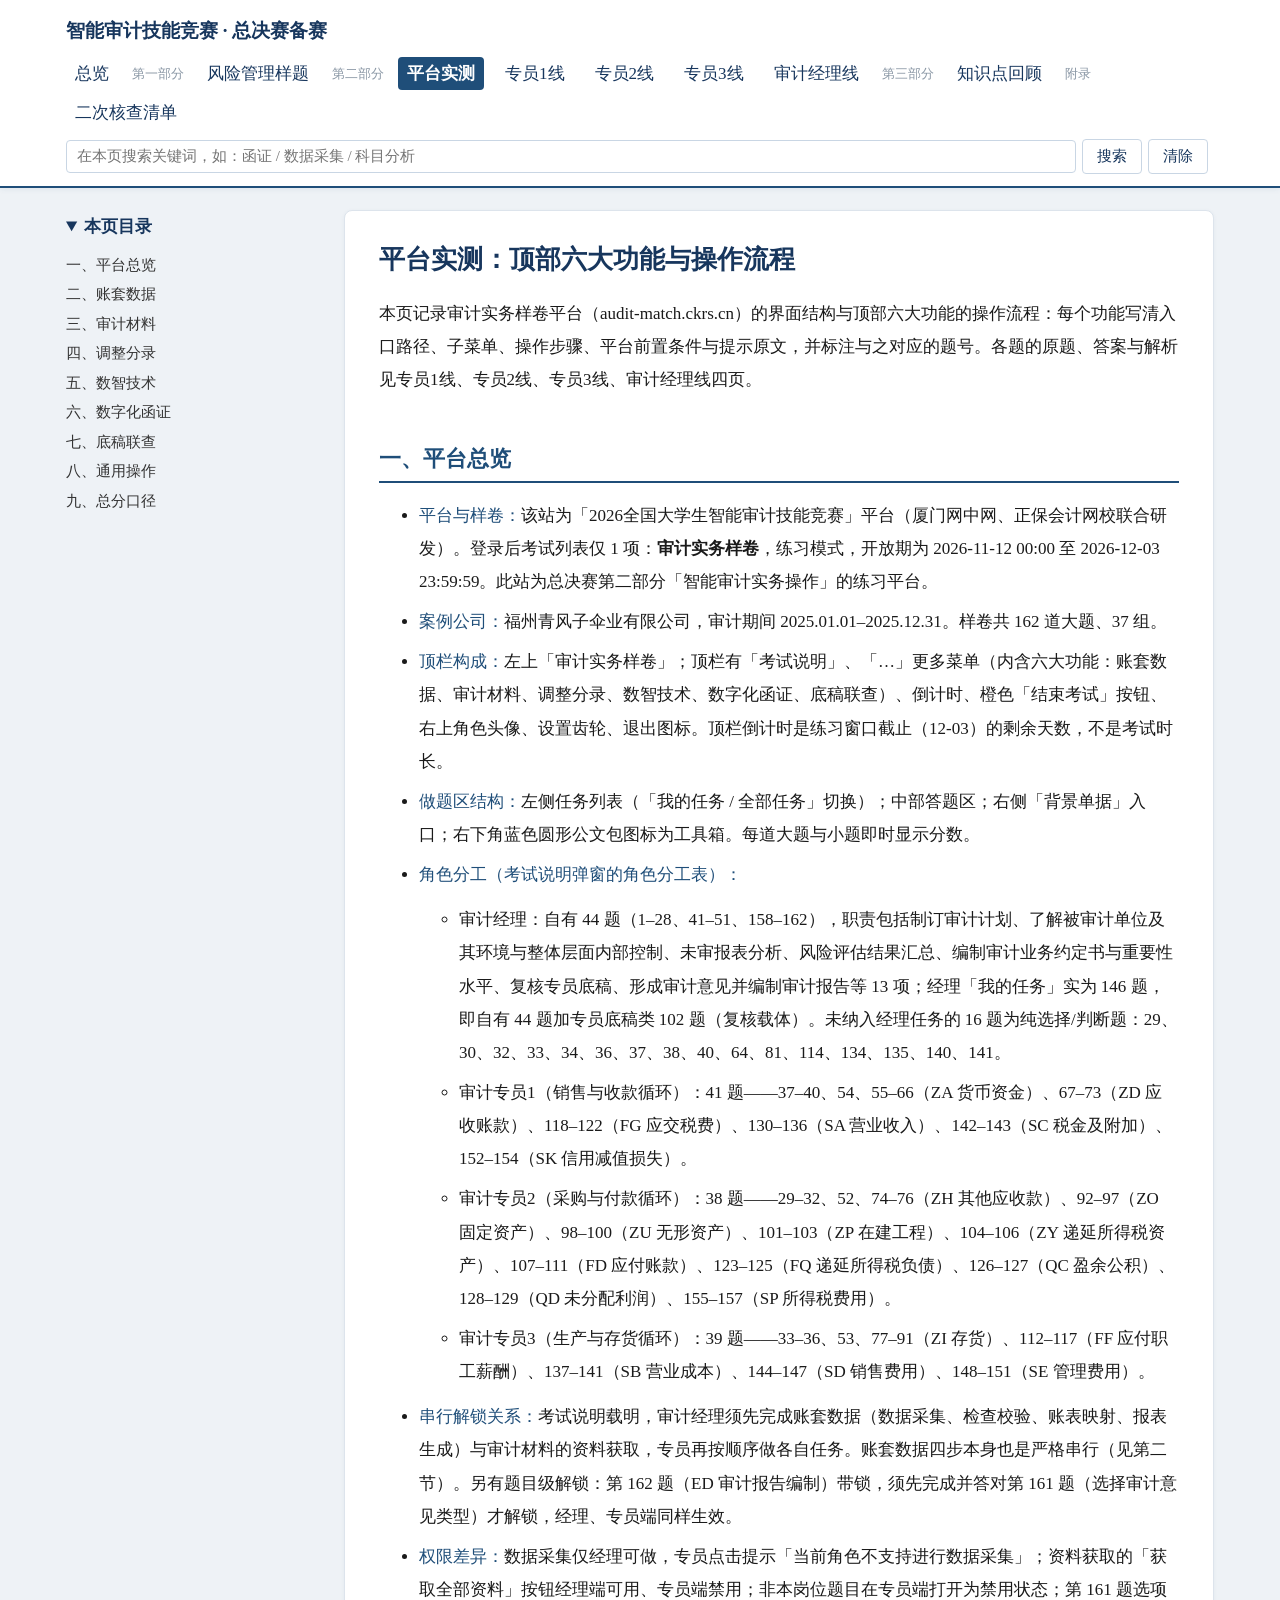
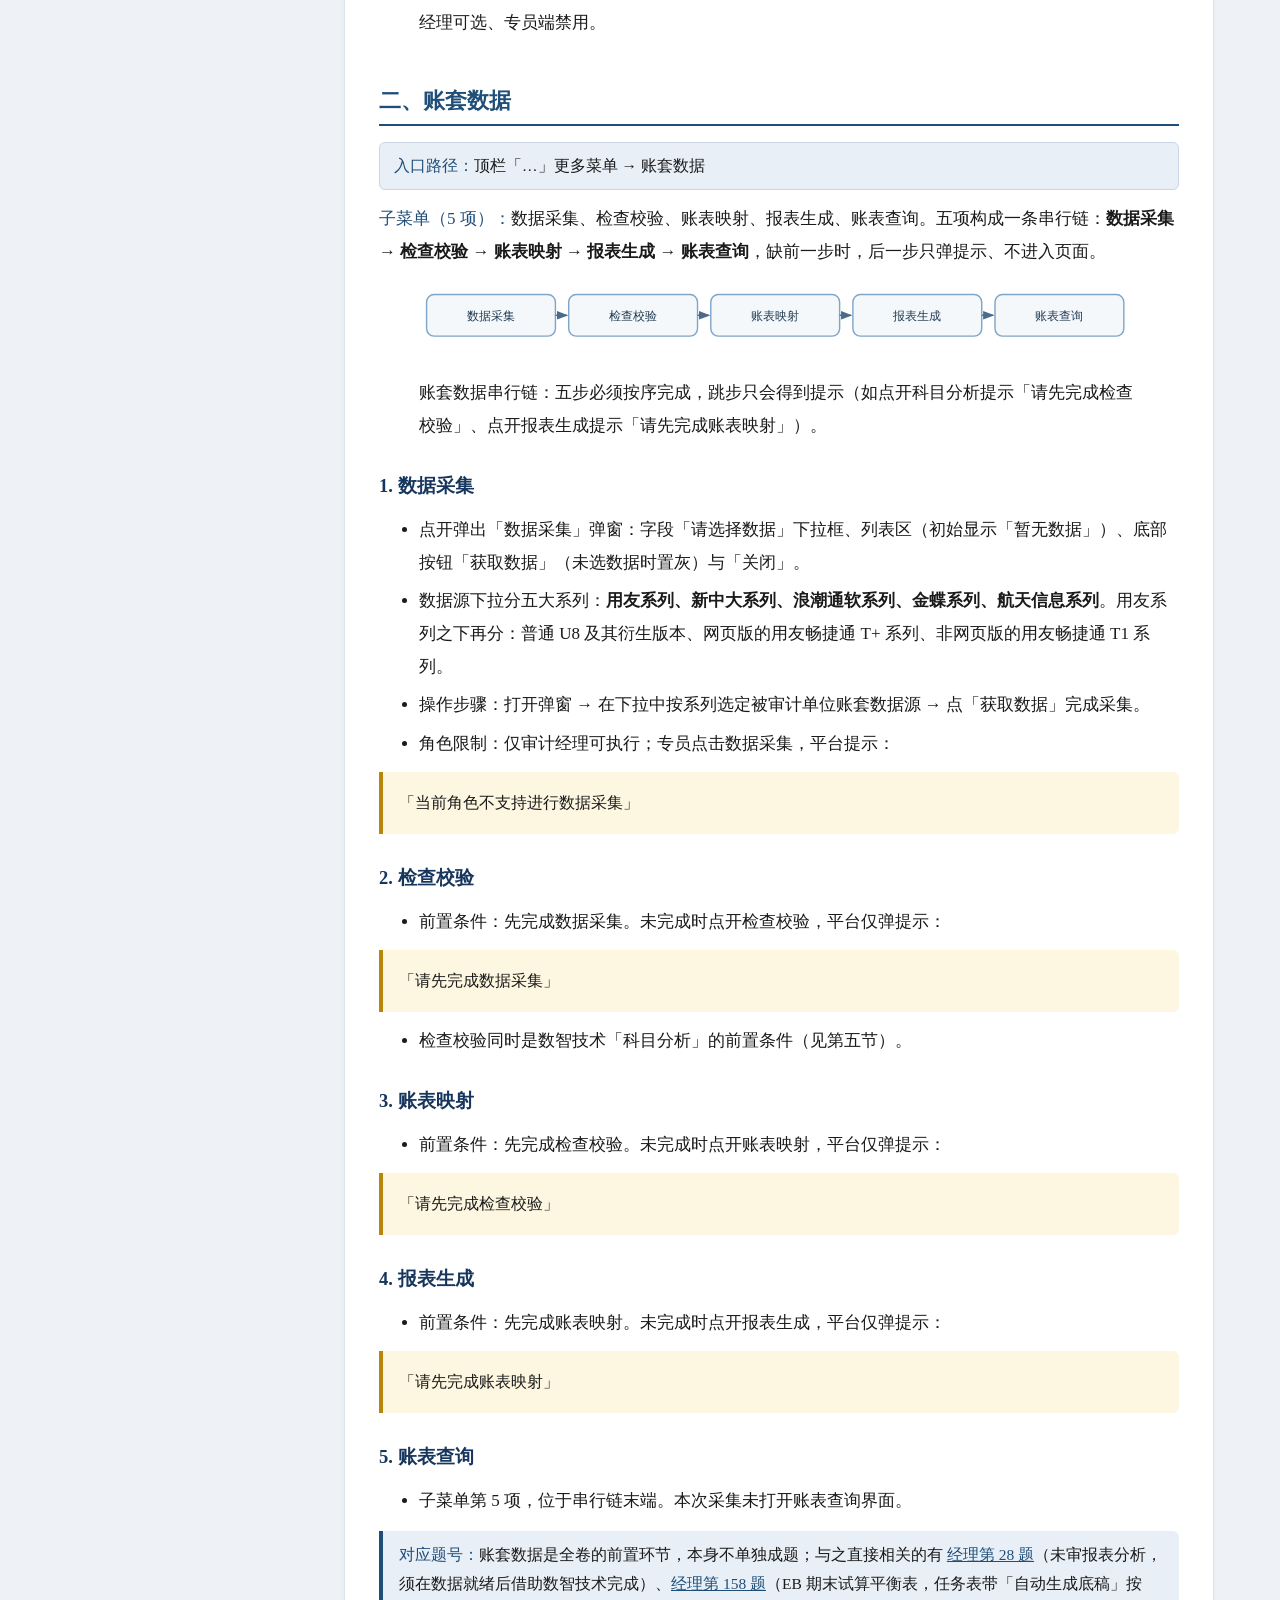
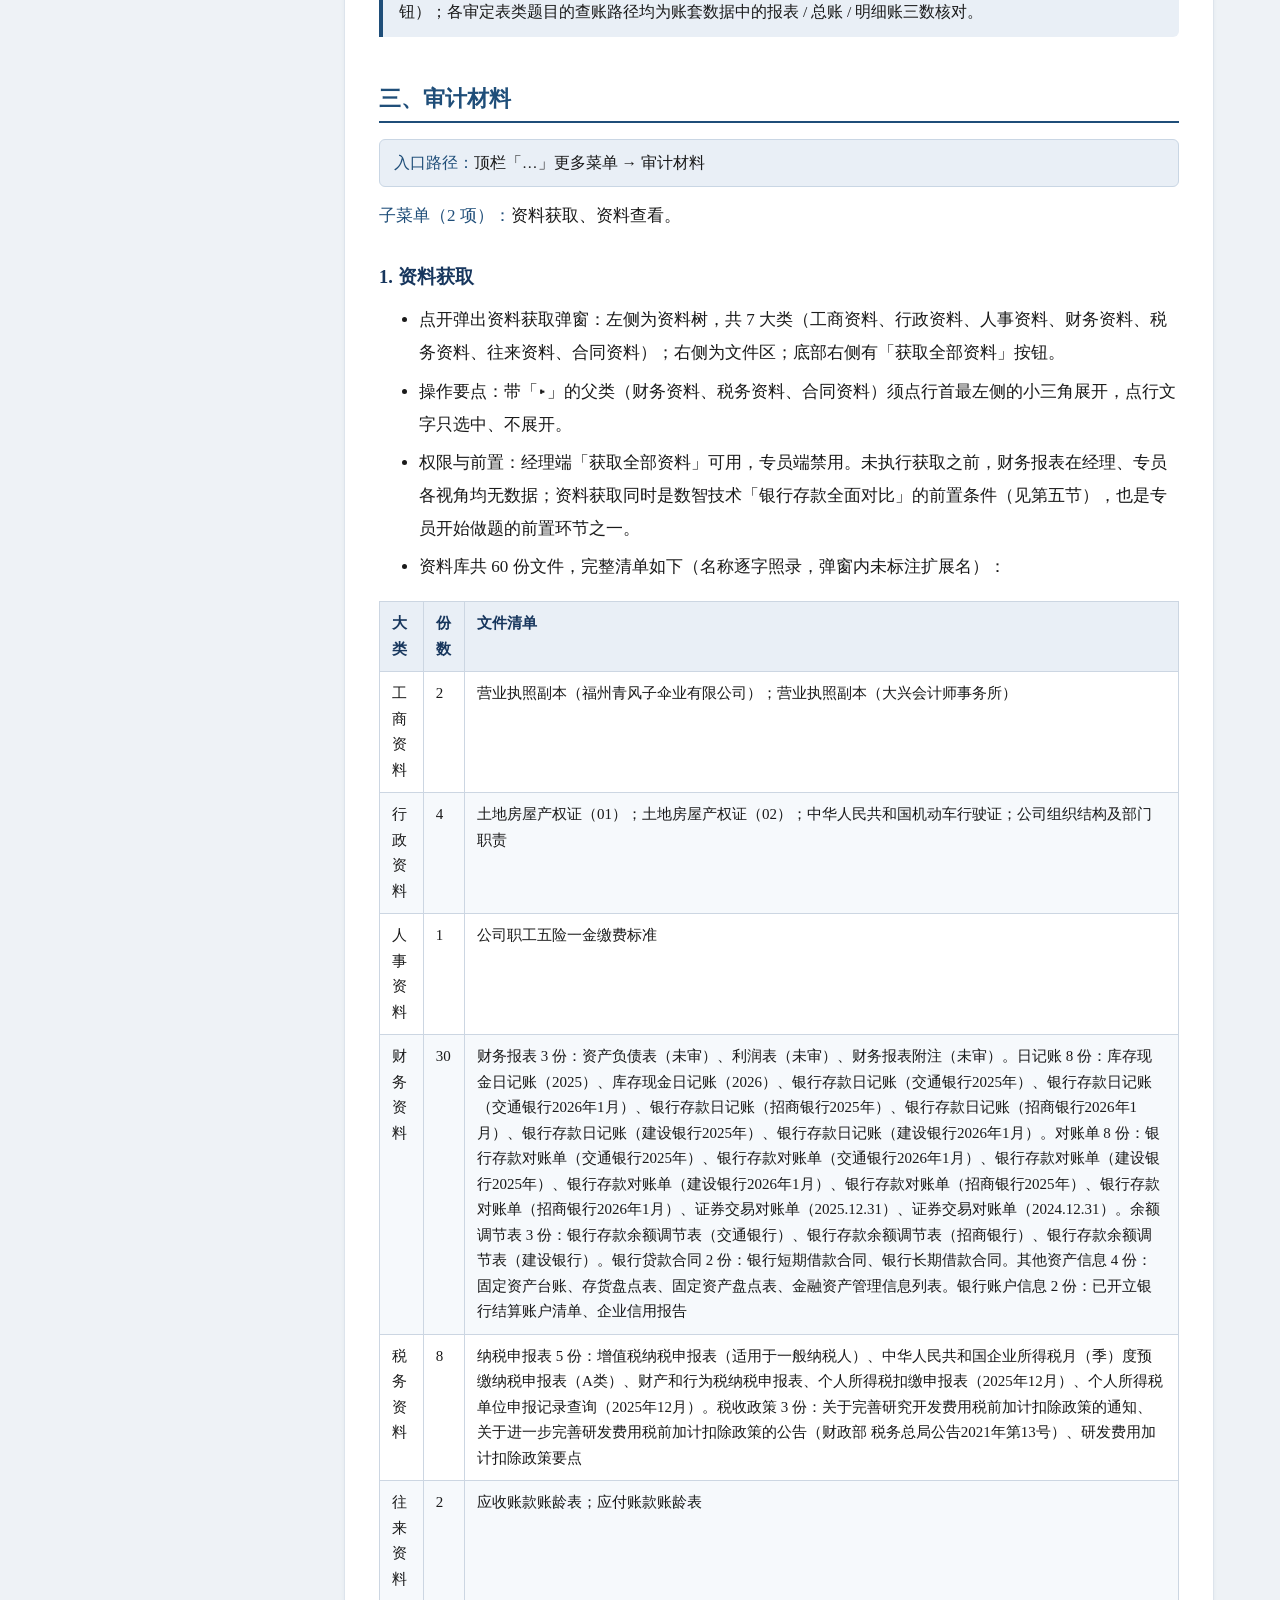
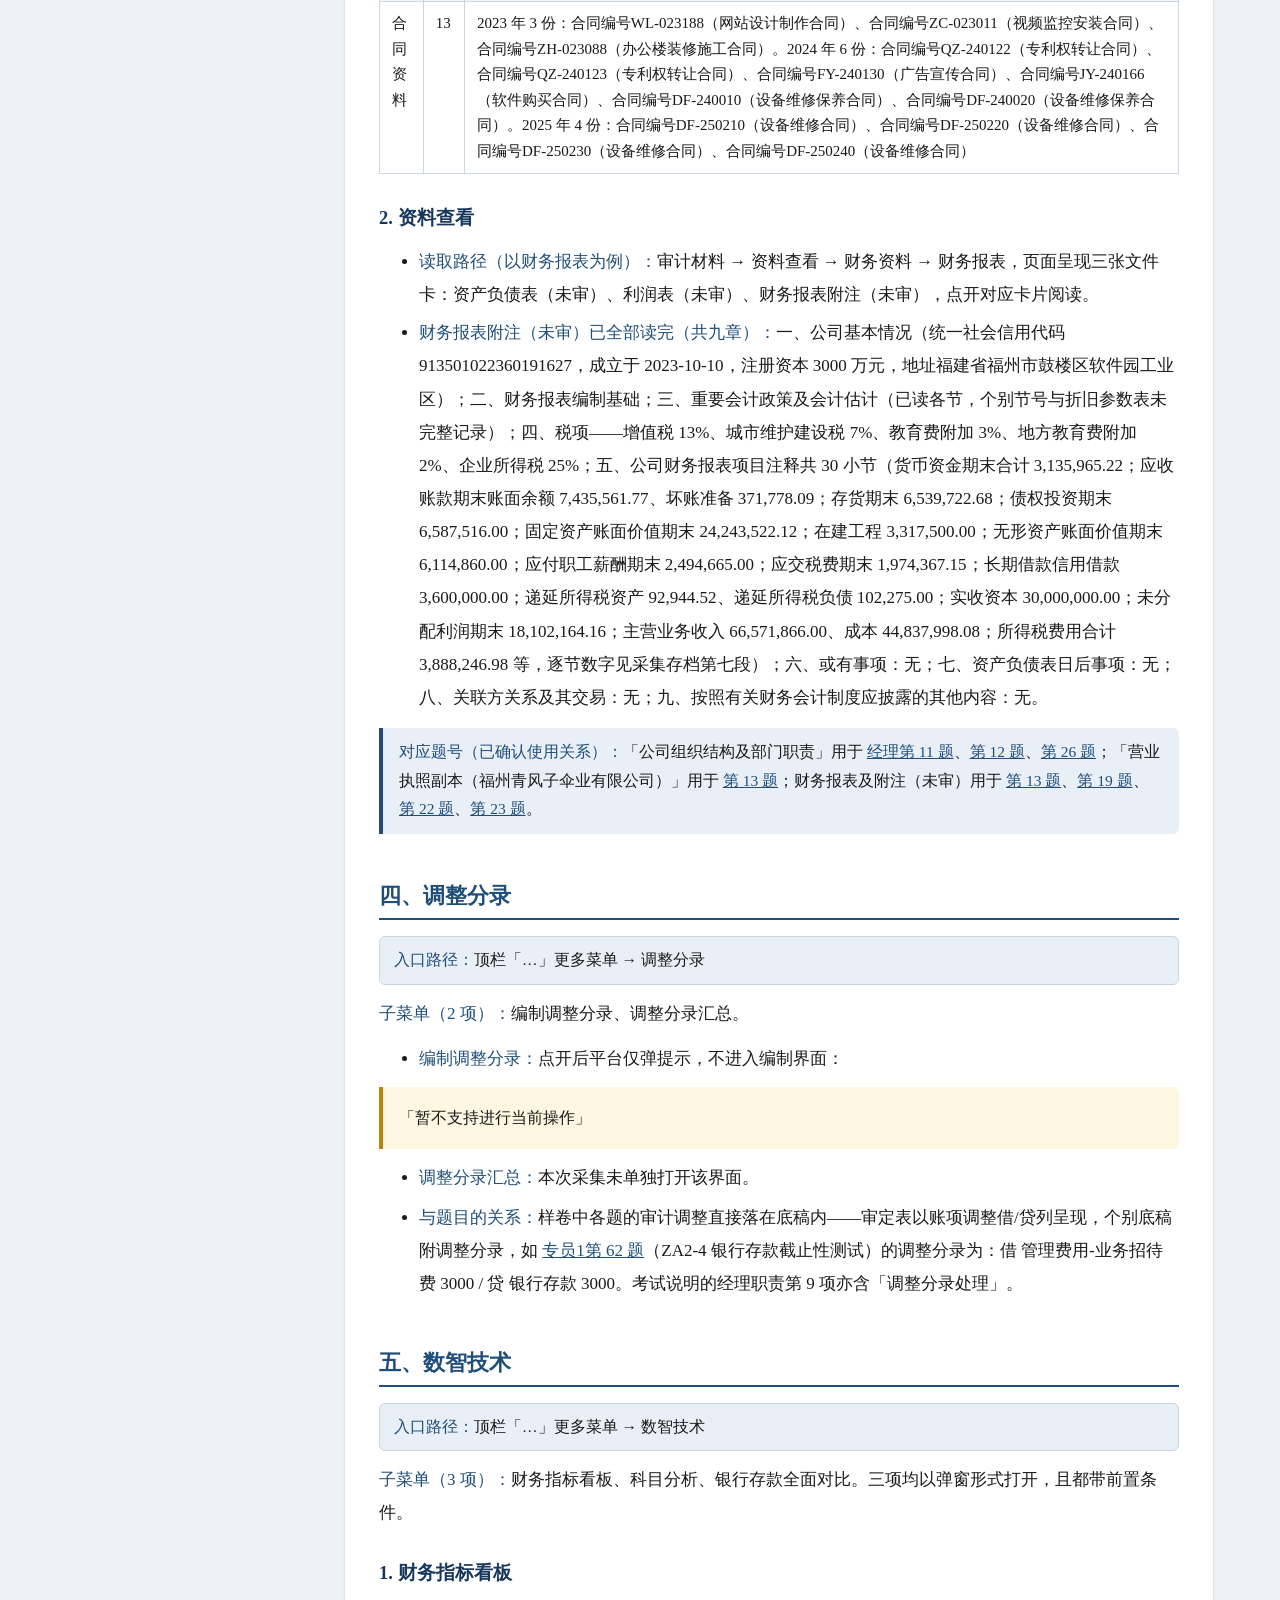
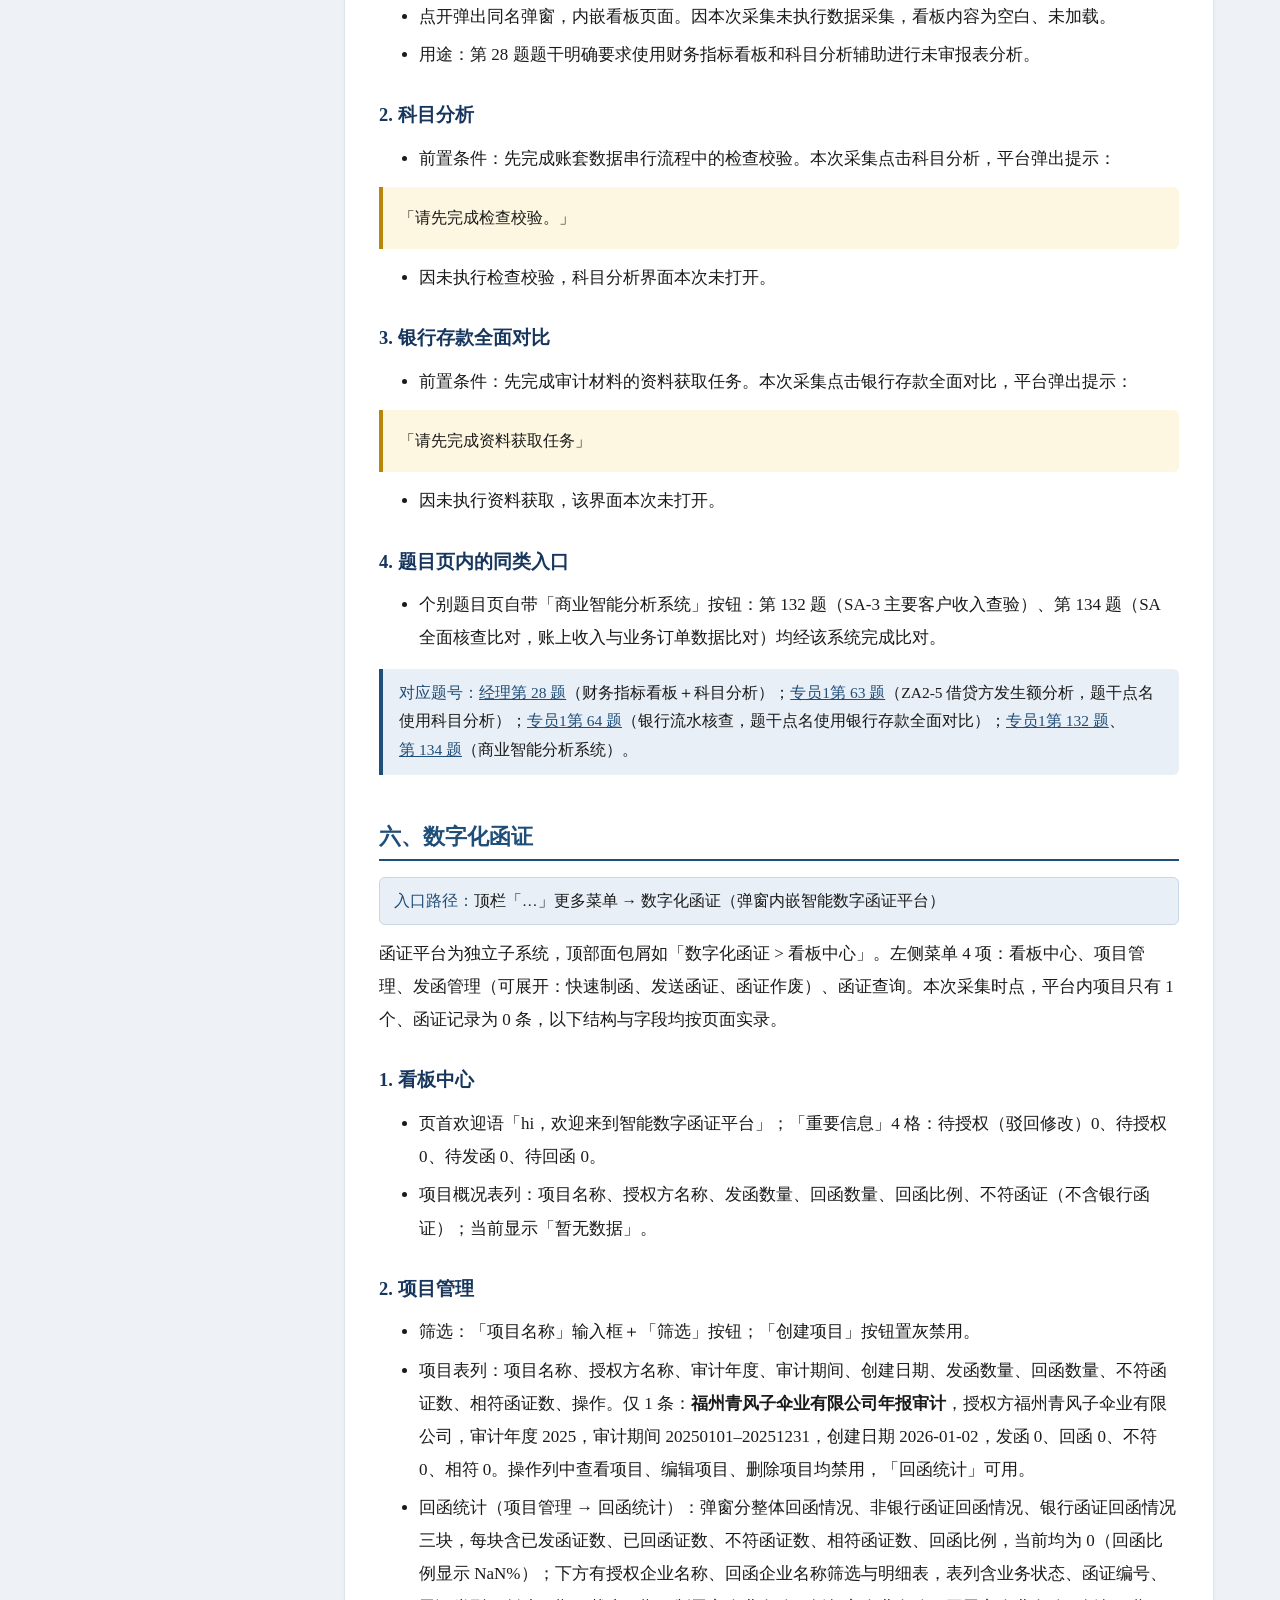
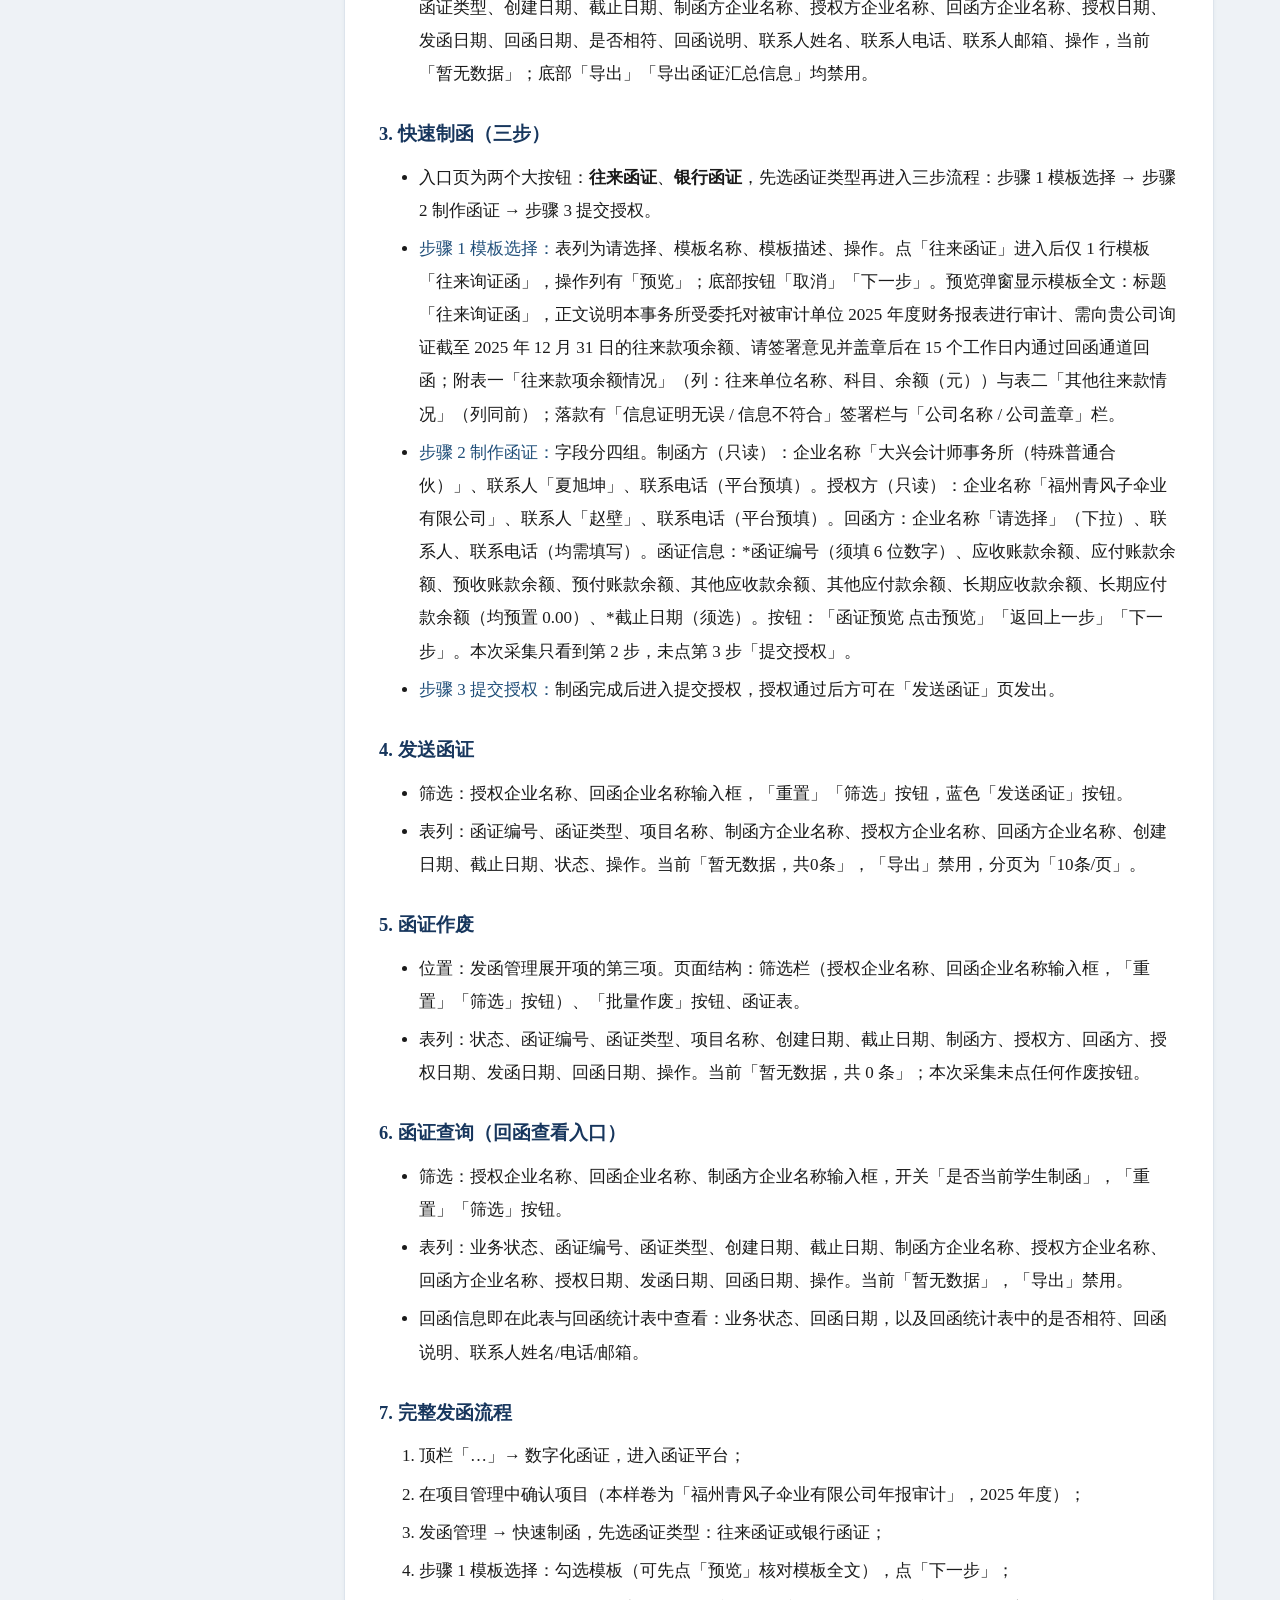
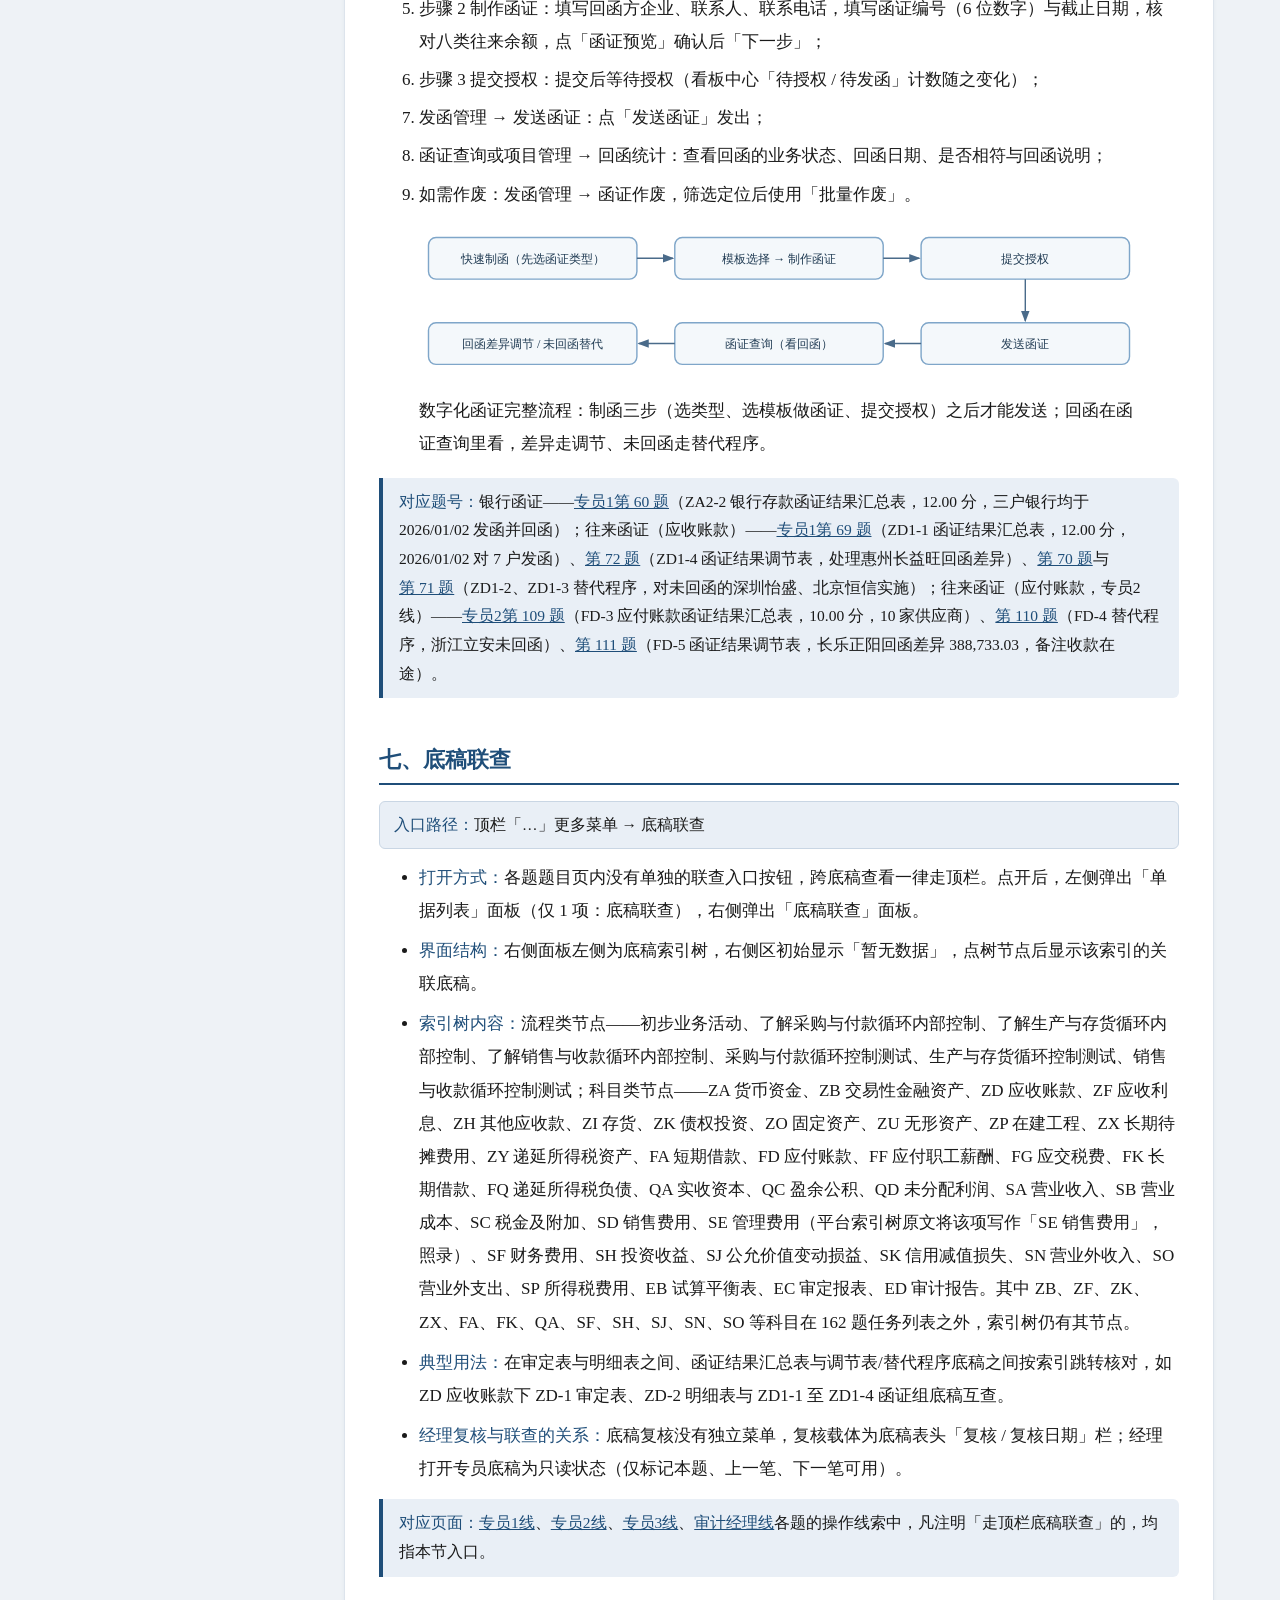
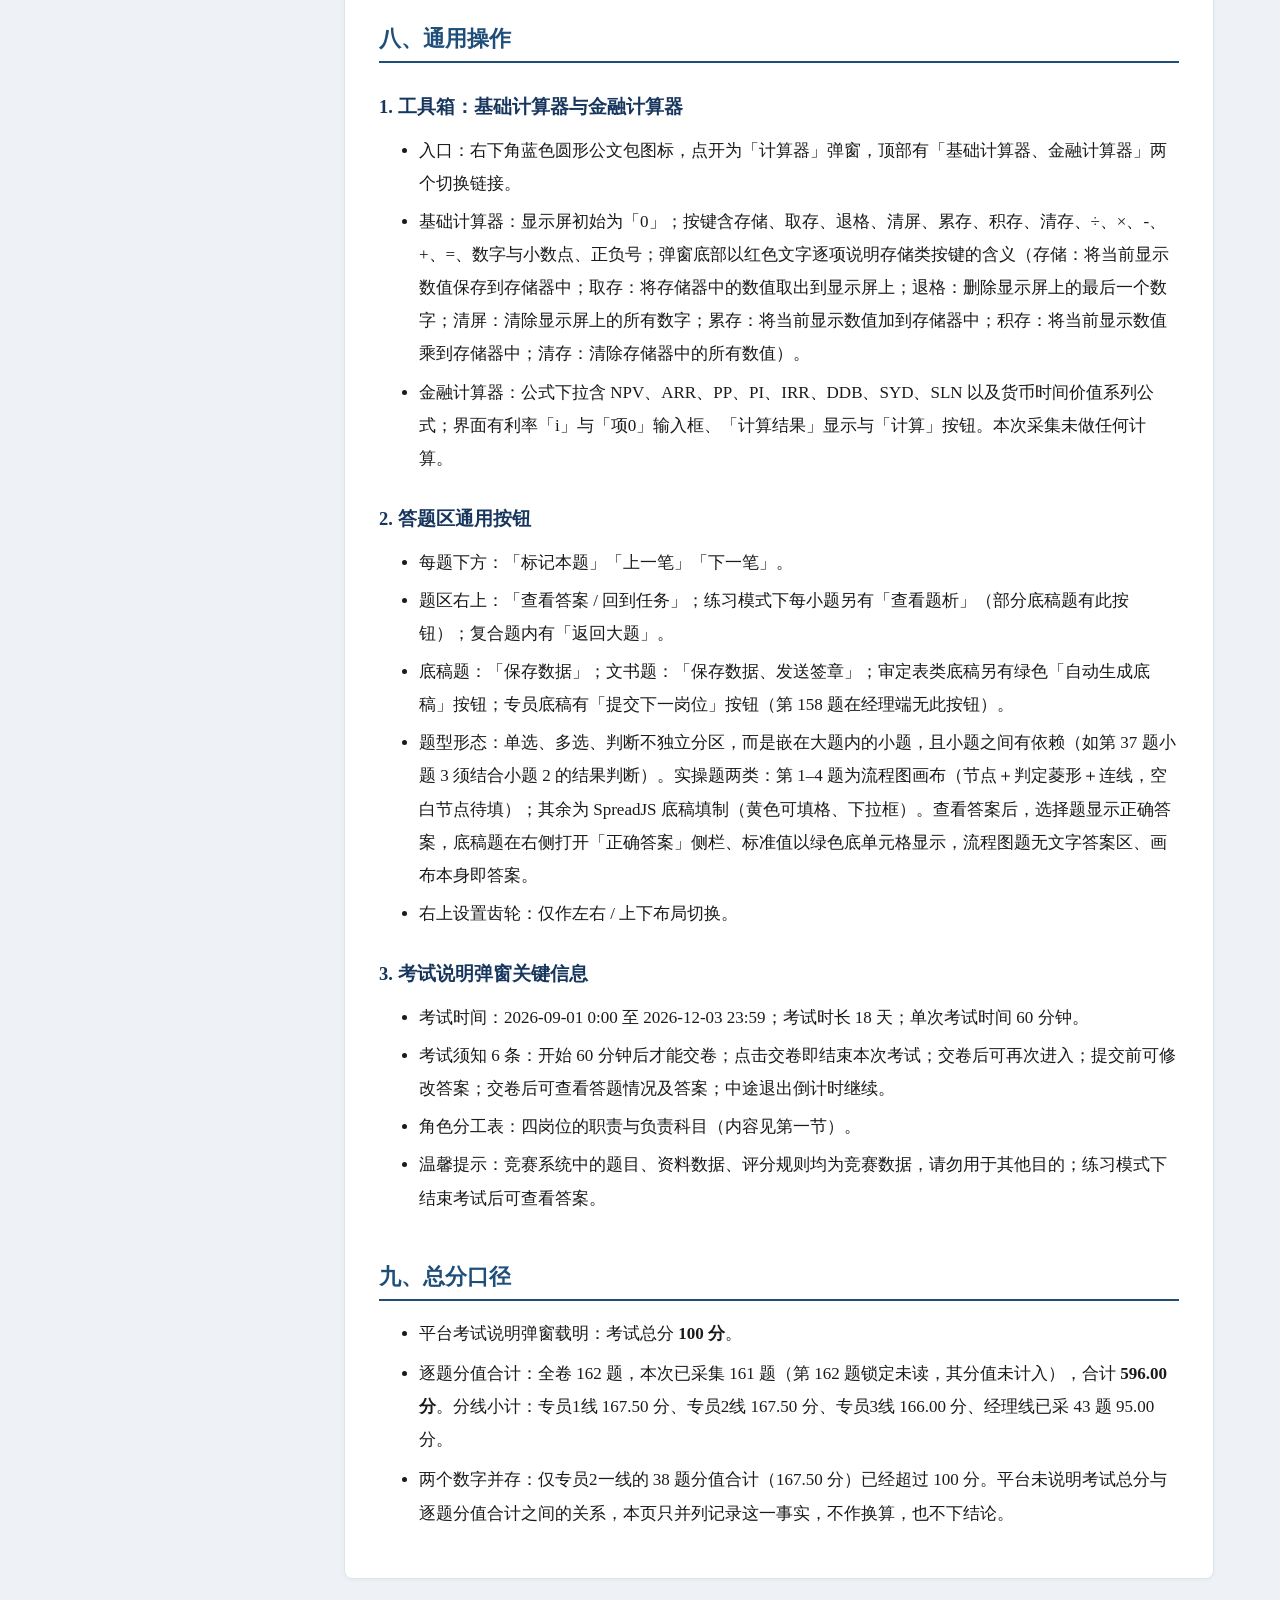
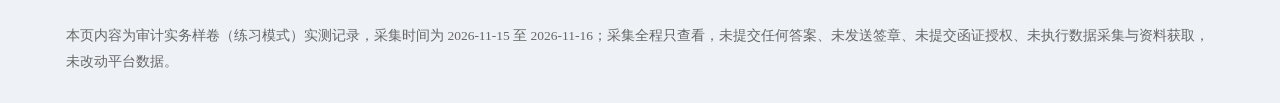
<file: platform.html>
<!DOCTYPE html>
<html lang="zh-CN">
<head>
<meta charset="utf-8">
<meta name="viewport" content="width=device-width, initial-scale=1">
<title>平台实测：顶部六大功能与操作流程｜总决赛备赛</title>
<link rel="stylesheet" href="style.css">
<style>
  .path { background: var(--accent-light); border: 1px solid var(--accent-border); border-radius: 6px; padding: 8px 14px; margin: 12px 0; font-size: 15.5px; }
  .prompt { margin: 12px 0; padding: 10px 16px; border-left: 4px solid #b8860b; background: #fdf6e0; border-radius: 0 6px 6px 0; font-size: 15.5px; }
  .prompt p { margin: 6px 0; }
  ol.steps > li, ul.tight > li { margin: 5px 0; }
  .qlinks { margin: 14px 0 8px; padding: 10px 16px; border-left: 4px solid var(--accent); background: var(--accent-light); border-radius: 0 6px 6px 0; font-size: 15.5px; line-height: 1.85; }
  .qlinks a { white-space: nowrap; }
  table.compact { font-size: 15px; }
</style>
</head>
<body>
<header class="topbar">
  <div class="topbar-inner">
    <div class="site-name">智能审计技能竞赛 · 总决赛备赛</div>
    <nav class="mainnav">
      <a href="index.html">总览</a>
      <span class="nav-label">第一部分</span>
      <a href="risk.html">风险管理样题</a>
      <span class="nav-label">第二部分</span>
      <a href="platform.html" class="active">平台实测</a>
      <a href="s1.html">专员1线</a>
      <a href="s2.html">专员2线</a>
      <a href="s3.html">专员3线</a>
      <a href="manager.html">审计经理线</a>
      <span class="nav-label">第三部分</span>
      <a href="knowledge.html">知识点回顾</a>
      <span class="nav-label">附录</span>
      <a href="checklist.html">二次核查清单</a>
    </nav>
    <div class="searchbar">
      <input id="searchInput" type="search" placeholder="在本页搜索关键词，如：函证 / 数据采集 / 科目分析" aria-label="在本页搜索">
      <button id="searchBtn" type="button">搜索</button>
      <button id="searchClear" type="button">清除</button>
      <span id="searchCount" class="search-count"></span>
    </div>
  </div>
</header>
<div class="layout">
  <aside class="toc-wrap">
    <details open>
      <summary>本页目录</summary>
      <div class="toc">
<ul>
<li><a href="#overview">一、平台总览</a></li>
<li><a href="#ledger">二、账套数据</a></li>
<li><a href="#materials">三、审计材料</a></li>
<li><a href="#adjustments">四、调整分录</a></li>
<li><a href="#smart">五、数智技术</a></li>
<li><a href="#confirmation">六、数字化函证</a></li>
<li><a href="#linkage">七、底稿联查</a></li>
<li><a href="#general">八、通用操作</a></li>
<li><a href="#score">九、总分口径</a></li>
</ul>
      </div>
    </details>
  </aside>
  <main id="content" class="content">
<h1>平台实测：顶部六大功能与操作流程</h1>
<p>本页记录审计实务样卷平台（audit-match.ckrs.cn）的界面结构与顶部六大功能的操作流程：每个功能写清入口路径、子菜单、操作步骤、平台前置条件与提示原文，并标注与之对应的题号。各题的原题、答案与解析见专员1线、专员2线、专员3线、审计经理线四页。</p>

<h2 id="overview">一、平台总览</h2>
<ul>
<li><span class="lbl">平台与样卷：</span>该站为「2026全国大学生智能审计技能竞赛」平台（厦门网中网、正保会计网校联合研发）。登录后考试列表仅 1 项：<strong>审计实务样卷</strong>，练习模式，开放期为 2026-11-12 00:00 至 2026-12-03 23:59:59。此站为总决赛第二部分「智能审计实务操作」的练习平台。</li>
<li><span class="lbl">案例公司：</span>福州青风子伞业有限公司，审计期间 2025.01.01–2025.12.31。样卷共 162 道大题、37 组。</li>
<li><span class="lbl">顶栏构成：</span>左上「审计实务样卷」；顶栏有「考试说明」、「…」更多菜单（内含六大功能：账套数据、审计材料、调整分录、数智技术、数字化函证、底稿联查）、倒计时、橙色「结束考试」按钮、右上角色头像、设置齿轮、退出图标。顶栏倒计时是练习窗口截止（12-03）的剩余天数，不是考试时长。</li>
<li><span class="lbl">做题区结构：</span>左侧任务列表（「我的任务 / 全部任务」切换）；中部答题区；右侧「背景单据」入口；右下角蓝色圆形公文包图标为工具箱。每道大题与小题即时显示分数。</li>
<li><span class="lbl">角色分工（考试说明弹窗的角色分工表）：</span>
  <ul>
  <li>审计经理：自有 44 题（1–28、41–51、158–162），职责包括制订审计计划、了解被审计单位及其环境与整体层面内部控制、未审报表分析、风险评估结果汇总、编制审计业务约定书与重要性水平、复核专员底稿、形成审计意见并编制审计报告等 13 项；经理「我的任务」实为 146 题，即自有 44 题加专员底稿类 102 题（复核载体）。未纳入经理任务的 16 题为纯选择/判断题：29、30、32、33、34、36、37、38、40、64、81、114、134、135、140、141。</li>
  <li>审计专员1（销售与收款循环）：41 题——37–40、54、55–66（ZA 货币资金）、67–73（ZD 应收账款）、118–122（FG 应交税费）、130–136（SA 营业收入）、142–143（SC 税金及附加）、152–154（SK 信用减值损失）。</li>
  <li>审计专员2（采购与付款循环）：38 题——29–32、52、74–76（ZH 其他应收款）、92–97（ZO 固定资产）、98–100（ZU 无形资产）、101–103（ZP 在建工程）、104–106（ZY 递延所得税资产）、107–111（FD 应付账款）、123–125（FQ 递延所得税负债）、126–127（QC 盈余公积）、128–129（QD 未分配利润）、155–157（SP 所得税费用）。</li>
  <li>审计专员3（生产与存货循环）：39 题——33–36、53、77–91（ZI 存货）、112–117（FF 应付职工薪酬）、137–141（SB 营业成本）、144–147（SD 销售费用）、148–151（SE 管理费用）。</li>
  </ul>
</li>
<li><span class="lbl">串行解锁关系：</span>考试说明载明，审计经理须先完成账套数据（数据采集、检查校验、账表映射、报表生成）与审计材料的资料获取，专员再按顺序做各自任务。账套数据四步本身也是严格串行（见第二节）。另有题目级解锁：第 162 题（ED 审计报告编制）带锁，须先完成并答对第 161 题（选择审计意见类型）才解锁，经理、专员端同样生效。</li>
<li><span class="lbl">权限差异：</span>数据采集仅经理可做，专员点击提示「当前角色不支持进行数据采集」；资料获取的「获取全部资料」按钮经理端可用、专员端禁用；非本岗位题目在专员端打开为禁用状态；第 161 题选项经理可选、专员端禁用。</li>
</ul>

<h2 id="ledger">二、账套数据</h2>
<div class="path"><span class="lbl">入口路径：</span>顶栏「…」更多菜单 → 账套数据</div>
<p><span class="lbl">子菜单（5 项）：</span>数据采集、检查校验、账表映射、报表生成、账表查询。五项构成一条串行链：<strong>数据采集 → 检查校验 → 账表映射 → 报表生成 → 账表查询</strong>，缺前一步时，后一步只弹提示、不进入页面。</p>
<figure class="flowchart">
<svg viewBox="0 0 760 84" width="100%" role="img" aria-label="账套数据串行链图" style="max-width:760px;height:auto;font-family:inherit">
<defs><marker id="ah-ledger" markerWidth="8" markerHeight="8" refX="7" refY="3" orient="auto"><path d="M0,0 L8,3 L0,6 Z" fill="#4a6b8a"/></marker></defs>
<g fill="#f4f8fb" stroke="#7fa6c9" stroke-width="1.5">
<rect x="8" y="10" width="136" height="44" rx="8"/><rect x="158" y="10" width="136" height="44" rx="8"/><rect x="308" y="10" width="136" height="44" rx="8"/><rect x="458" y="10" width="136" height="44" rx="8"/><rect x="608" y="10" width="136" height="44" rx="8"/>
</g>
<g stroke="#4a6b8a" stroke-width="1.5">
<line x1="144" y1="32" x2="156" y2="32" marker-end="url(#ah-ledger)"/><line x1="294" y1="32" x2="306" y2="32" marker-end="url(#ah-ledger)"/><line x1="444" y1="32" x2="456" y2="32" marker-end="url(#ah-ledger)"/><line x1="594" y1="32" x2="606" y2="32" marker-end="url(#ah-ledger)"/>
</g>
<g fill="#1f3a52" font-size="13" text-anchor="middle">
<text x="76" y="37">数据采集</text><text x="226" y="37">检查校验</text><text x="376" y="37">账表映射</text><text x="526" y="37">报表生成</text><text x="676" y="37">账表查询</text>
</g>
</svg>
<figcaption>账套数据串行链：五步必须按序完成，跳步只会得到提示（如点开科目分析提示「请先完成检查校验」、点开报表生成提示「请先完成账表映射」）。</figcaption>
</figure>
<h3>1. 数据采集</h3>
<ul class="tight">
<li>点开弹出「数据采集」弹窗：字段「请选择数据」下拉框、列表区（初始显示「暂无数据」）、底部按钮「获取数据」（未选数据时置灰）与「关闭」。</li>
<li>数据源下拉分五大系列：<strong>用友系列、新中大系列、浪潮通软系列、金蝶系列、航天信息系列</strong>。用友系列之下再分：普通 U8 及其衍生版本、网页版的用友畅捷通 T+ 系列、非网页版的用友畅捷通 T1 系列。</li>
<li>操作步骤：打开弹窗 → 在下拉中按系列选定被审计单位账套数据源 → 点「获取数据」完成采集。</li>
<li>角色限制：仅审计经理可执行；专员点击数据采集，平台提示：</li>
</ul>
<div class="prompt"><p>「当前角色不支持进行数据采集」</p></div>
<h3>2. 检查校验</h3>
<ul class="tight">
<li>前置条件：先完成数据采集。未完成时点开检查校验，平台仅弹提示：</li>
</ul>
<div class="prompt"><p>「请先完成数据采集」</p></div>
<ul class="tight">
<li>检查校验同时是数智技术「科目分析」的前置条件（见第五节）。</li>
</ul>
<h3>3. 账表映射</h3>
<ul class="tight">
<li>前置条件：先完成检查校验。未完成时点开账表映射，平台仅弹提示：</li>
</ul>
<div class="prompt"><p>「请先完成检查校验」</p></div>
<h3>4. 报表生成</h3>
<ul class="tight">
<li>前置条件：先完成账表映射。未完成时点开报表生成，平台仅弹提示：</li>
</ul>
<div class="prompt"><p>「请先完成账表映射」</p></div>
<h3>5. 账表查询</h3>
<ul class="tight">
<li>子菜单第 5 项，位于串行链末端。本次采集未打开账表查询界面。</li>
</ul>
<div class="qlinks"><span class="lbl">对应题号：</span>账套数据是全卷的前置环节，本身不单独成题；与之直接相关的有 <a href="manager.html#q28">经理第 28 题</a>（未审报表分析，须在数据就绪后借助数智技术完成）、<a href="manager.html#q158">经理第 158 题</a>（EB 期末试算平衡表，任务表带「自动生成底稿」按钮）；各审定表类题目的查账路径均为账套数据中的报表 / 总账 / 明细账三数核对。</div>

<h2 id="materials">三、审计材料</h2>
<div class="path"><span class="lbl">入口路径：</span>顶栏「…」更多菜单 → 审计材料</div>
<p><span class="lbl">子菜单（2 项）：</span>资料获取、资料查看。</p>
<h3>1. 资料获取</h3>
<ul class="tight">
<li>点开弹出资料获取弹窗：左侧为资料树，共 7 大类（工商资料、行政资料、人事资料、财务资料、税务资料、往来资料、合同资料）；右侧为文件区；底部右侧有「获取全部资料」按钮。</li>
<li>操作要点：带「▸」的父类（财务资料、税务资料、合同资料）须点行首最左侧的小三角展开，点行文字只选中、不展开。</li>
<li>权限与前置：经理端「获取全部资料」可用，专员端禁用。未执行获取之前，财务报表在经理、专员各视角均无数据；资料获取同时是数智技术「银行存款全面对比」的前置条件（见第五节），也是专员开始做题的前置环节之一。</li>
<li>资料库共 60 份文件，完整清单如下（名称逐字照录，弹窗内未标注扩展名）：</li>
</ul>
<table class="compact">
<thead><tr><th>大类</th><th>份数</th><th>文件清单</th></tr></thead>
<tbody>
<tr><td>工商资料</td><td>2</td><td>营业执照副本（福州青风子伞业有限公司）；营业执照副本（大兴会计师事务所）</td></tr>
<tr><td>行政资料</td><td>4</td><td>土地房屋产权证（01）；土地房屋产权证（02）；中华人民共和国机动车行驶证；公司组织结构及部门职责</td></tr>
<tr><td>人事资料</td><td>1</td><td>公司职工五险一金缴费标准</td></tr>
<tr><td>财务资料</td><td>30</td><td>财务报表 3 份：资产负债表（未审）、利润表（未审）、财务报表附注（未审）。日记账 8 份：库存现金日记账（2025）、库存现金日记账（2026）、银行存款日记账（交通银行2025年）、银行存款日记账（交通银行2026年1月）、银行存款日记账（招商银行2025年）、银行存款日记账（招商银行2026年1月）、银行存款日记账（建设银行2025年）、银行存款日记账（建设银行2026年1月）。对账单 8 份：银行存款对账单（交通银行2025年）、银行存款对账单（交通银行2026年1月）、银行存款对账单（建设银行2025年）、银行存款对账单（建设银行2026年1月）、银行存款对账单（招商银行2025年）、银行存款对账单（招商银行2026年1月）、证券交易对账单（2025.12.31）、证券交易对账单（2024.12.31）。余额调节表 3 份：银行存款余额调节表（交通银行）、银行存款余额调节表（招商银行）、银行存款余额调节表（建设银行）。银行贷款合同 2 份：银行短期借款合同、银行长期借款合同。其他资产信息 4 份：固定资产台账、存货盘点表、固定资产盘点表、金融资产管理信息列表。银行账户信息 2 份：已开立银行结算账户清单、企业信用报告</td></tr>
<tr><td>税务资料</td><td>8</td><td>纳税申报表 5 份：增值税纳税申报表（适用于一般纳税人）、中华人民共和国企业所得税月（季）度预缴纳税申报表（A类）、财产和行为税纳税申报表、个人所得税扣缴申报表（2025年12月）、个人所得税单位申报记录查询（2025年12月）。税收政策 3 份：关于完善研究开发费用税前加计扣除政策的通知、关于进一步完善研发费用税前加计扣除政策的公告（财政部 税务总局公告2021年第13号）、研发费用加计扣除政策要点</td></tr>
<tr><td>往来资料</td><td>2</td><td>应收账款账龄表；应付账款账龄表</td></tr>
<tr><td>合同资料</td><td>13</td><td>2023 年 3 份：合同编号WL-023188（网站设计制作合同）、合同编号ZC-023011（视频监控安装合同）、合同编号ZH-023088（办公楼装修施工合同）。2024 年 6 份：合同编号QZ-240122（专利权转让合同）、合同编号QZ-240123（专利权转让合同）、合同编号FY-240130（广告宣传合同）、合同编号JY-240166（软件购买合同）、合同编号DF-240010（设备维修保养合同）、合同编号DF-240020（设备维修保养合同）。2025 年 4 份：合同编号DF-250210（设备维修合同）、合同编号DF-250220（设备维修合同）、合同编号DF-250230（设备维修合同）、合同编号DF-250240（设备维修合同）</td></tr>
</tbody>
</table>
<h3>2. 资料查看</h3>
<ul class="tight">
<li><span class="lbl">读取路径（以财务报表为例）：</span>审计材料 → 资料查看 → 财务资料 → 财务报表，页面呈现三张文件卡：资产负债表（未审）、利润表（未审）、财务报表附注（未审），点开对应卡片阅读。</li>
<li><span class="lbl">财务报表附注（未审）已全部读完（共九章）：</span>一、公司基本情况（统一社会信用代码 913501022360191627，成立于 2023-10-10，注册资本 3000 万元，地址福建省福州市鼓楼区软件园工业区）；二、财务报表编制基础；三、重要会计政策及会计估计（已读各节，个别节号与折旧参数表未完整记录）；四、税项——增值税 13%、城市维护建设税 7%、教育费附加 3%、地方教育费附加 2%、企业所得税 25%；五、公司财务报表项目注释共 30 小节（货币资金期末合计 3,135,965.22；应收账款期末账面余额 7,435,561.77、坏账准备 371,778.09；存货期末 6,539,722.68；债权投资期末 6,587,516.00；固定资产账面价值期末 24,243,522.12；在建工程 3,317,500.00；无形资产账面价值期末 6,114,860.00；应付职工薪酬期末 2,494,665.00；应交税费期末 1,974,367.15；长期借款信用借款 3,600,000.00；递延所得税资产 92,944.52、递延所得税负债 102,275.00；实收资本 30,000,000.00；未分配利润期末 18,102,164.16；主营业务收入 66,571,866.00、成本 44,837,998.08；所得税费用合计 3,888,246.98 等，逐节数字见采集存档第七段）；六、或有事项：无；七、资产负债表日后事项：无；八、关联方关系及其交易：无；九、按照有关财务会计制度应披露的其他内容：无。</li>
</ul>
<div class="qlinks"><span class="lbl">对应题号（已确认使用关系）：</span>「公司组织结构及部门职责」用于 <a href="manager.html#q11">经理第 11 题</a>、<a href="manager.html#q12">第 12 题</a>、<a href="manager.html#q26">第 26 题</a>；「营业执照副本（福州青风子伞业有限公司）」用于 <a href="manager.html#q13">第 13 题</a>；财务报表及附注（未审）用于 <a href="manager.html#q13">第 13 题</a>、<a href="manager.html#q19">第 19 题</a>、<a href="manager.html#q22">第 22 题</a>、<a href="manager.html#q23">第 23 题</a>。</div>

<h2 id="adjustments">四、调整分录</h2>
<div class="path"><span class="lbl">入口路径：</span>顶栏「…」更多菜单 → 调整分录</div>
<p><span class="lbl">子菜单（2 项）：</span>编制调整分录、调整分录汇总。</p>
<ul>
<li><span class="lbl">编制调整分录：</span>点开后平台仅弹提示，不进入编制界面：</li>
</ul>
<div class="prompt"><p>「暂不支持进行当前操作」</p></div>
<ul>
<li><span class="lbl">调整分录汇总：</span>本次采集未单独打开该界面。</li>
<li><span class="lbl">与题目的关系：</span>样卷中各题的审计调整直接落在底稿内——审定表以账项调整借/贷列呈现，个别底稿附调整分录，如 <a href="s1.html#q62">专员1第 62 题</a>（ZA2-4 银行存款截止性测试）的调整分录为：借 管理费用-业务招待费 3000 / 贷 银行存款 3000。考试说明的经理职责第 9 项亦含「调整分录处理」。</li>
</ul>

<h2 id="smart">五、数智技术</h2>
<div class="path"><span class="lbl">入口路径：</span>顶栏「…」更多菜单 → 数智技术</div>
<p><span class="lbl">子菜单（3 项）：</span>财务指标看板、科目分析、银行存款全面对比。三项均以弹窗形式打开，且都带前置条件。</p>
<h3>1. 财务指标看板</h3>
<ul class="tight">
<li>点开弹出同名弹窗，内嵌看板页面。因本次采集未执行数据采集，看板内容为空白、未加载。</li>
<li>用途：第 28 题题干明确要求使用财务指标看板和科目分析辅助进行未审报表分析。</li>
</ul>
<h3>2. 科目分析</h3>
<ul class="tight">
<li>前置条件：先完成账套数据串行流程中的检查校验。本次采集点击科目分析，平台弹出提示：</li>
</ul>
<div class="prompt"><p>「请先完成检查校验。」</p></div>
<ul class="tight">
<li>因未执行检查校验，科目分析界面本次未打开。</li>
</ul>
<h3>3. 银行存款全面对比</h3>
<ul class="tight">
<li>前置条件：先完成审计材料的资料获取任务。本次采集点击银行存款全面对比，平台弹出提示：</li>
</ul>
<div class="prompt"><p>「请先完成资料获取任务」</p></div>
<ul class="tight">
<li>因未执行资料获取，该界面本次未打开。</li>
</ul>
<h3>4. 题目页内的同类入口</h3>
<ul class="tight">
<li>个别题目页自带「商业智能分析系统」按钮：第 132 题（SA-3 主要客户收入查验）、第 134 题（SA 全面核查比对，账上收入与业务订单数据比对）均经该系统完成比对。</li>
</ul>
<div class="qlinks"><span class="lbl">对应题号：</span><a href="manager.html#q28">经理第 28 题</a>（财务指标看板＋科目分析）；<a href="s1.html#q63">专员1第 63 题</a>（ZA2-5 借贷方发生额分析，题干点名使用科目分析）；<a href="s1.html#q64">专员1第 64 题</a>（银行流水核查，题干点名使用银行存款全面对比）；<a href="s1.html#q132">专员1第 132 题</a>、<a href="s1.html#q134">第 134 题</a>（商业智能分析系统）。</div>

<h2 id="confirmation">六、数字化函证</h2>
<div class="path"><span class="lbl">入口路径：</span>顶栏「…」更多菜单 → 数字化函证（弹窗内嵌智能数字函证平台）</div>
<p>函证平台为独立子系统，顶部面包屑如「数字化函证 &gt; 看板中心」。左侧菜单 4 项：看板中心、项目管理、发函管理（可展开：快速制函、发送函证、函证作废）、函证查询。本次采集时点，平台内项目只有 1 个、函证记录为 0 条，以下结构与字段均按页面实录。</p>
<h3>1. 看板中心</h3>
<ul class="tight">
<li>页首欢迎语「hi，欢迎来到智能数字函证平台」；「重要信息」4 格：待授权（驳回修改）0、待授权 0、待发函 0、待回函 0。</li>
<li>项目概况表列：项目名称、授权方名称、发函数量、回函数量、回函比例、不符函证（不含银行函证）；当前显示「暂无数据」。</li>
</ul>
<h3>2. 项目管理</h3>
<ul class="tight">
<li>筛选：「项目名称」输入框＋「筛选」按钮；「创建项目」按钮置灰禁用。</li>
<li>项目表列：项目名称、授权方名称、审计年度、审计期间、创建日期、发函数量、回函数量、不符函证数、相符函证数、操作。仅 1 条：<strong>福州青风子伞业有限公司年报审计</strong>，授权方福州青风子伞业有限公司，审计年度 2025，审计期间 20250101–20251231，创建日期 2026-01-02，发函 0、回函 0、不符 0、相符 0。操作列中查看项目、编辑项目、删除项目均禁用，「回函统计」可用。</li>
<li>回函统计（项目管理 → 回函统计）：弹窗分整体回函情况、非银行函证回函情况、银行函证回函情况三块，每块含已发函证数、已回函证数、不符函证数、相符函证数、回函比例，当前均为 0（回函比例显示 NaN%）；下方有授权企业名称、回函企业名称筛选与明细表，表列含业务状态、函证编号、函证类型、创建日期、截止日期、制函方企业名称、授权方企业名称、回函方企业名称、授权日期、发函日期、回函日期、是否相符、回函说明、联系人姓名、联系人电话、联系人邮箱、操作，当前「暂无数据」；底部「导出」「导出函证汇总信息」均禁用。</li>
</ul>
<h3>3. 快速制函（三步）</h3>
<ul class="tight">
<li>入口页为两个大按钮：<strong>往来函证</strong>、<strong>银行函证</strong>，先选函证类型再进入三步流程：步骤 1 模板选择 → 步骤 2 制作函证 → 步骤 3 提交授权。</li>
<li><span class="lbl">步骤 1 模板选择：</span>表列为请选择、模板名称、模板描述、操作。点「往来函证」进入后仅 1 行模板「往来询证函」，操作列有「预览」；底部按钮「取消」「下一步」。预览弹窗显示模板全文：标题「往来询证函」，正文说明本事务所受委托对被审计单位 2025 年度财务报表进行审计、需向贵公司询证截至 2025 年 12 月 31 日的往来款项余额、请签署意见并盖章后在 15 个工作日内通过回函通道回函；附表一「往来款项余额情况」（列：往来单位名称、科目、余额（元））与表二「其他往来款情况」（列同前）；落款有「信息证明无误 / 信息不符合」签署栏与「公司名称 / 公司盖章」栏。</li>
<li><span class="lbl">步骤 2 制作函证：</span>字段分四组。制函方（只读）：企业名称「大兴会计师事务所（特殊普通合伙）」、联系人「夏旭坤」、联系电话（平台预填）。授权方（只读）：企业名称「福州青风子伞业有限公司」、联系人「赵壁」、联系电话（平台预填）。回函方：企业名称「请选择」（下拉）、联系人、联系电话（均需填写）。函证信息：*函证编号（须填 6 位数字）、应收账款余额、应付账款余额、预收账款余额、预付账款余额、其他应收款余额、其他应付款余额、长期应收款余额、长期应付款余额（均预置 0.00）、*截止日期（须选）。按钮：「函证预览 点击预览」「返回上一步」「下一步」。本次采集只看到第 2 步，未点第 3 步「提交授权」。</li>
<li><span class="lbl">步骤 3 提交授权：</span>制函完成后进入提交授权，授权通过后方可在「发送函证」页发出。</li>
</ul>
<h3>4. 发送函证</h3>
<ul class="tight">
<li>筛选：授权企业名称、回函企业名称输入框，「重置」「筛选」按钮，蓝色「发送函证」按钮。</li>
<li>表列：函证编号、函证类型、项目名称、制函方企业名称、授权方企业名称、回函方企业名称、创建日期、截止日期、状态、操作。当前「暂无数据，共0条」，「导出」禁用，分页为「10条/页」。</li>
</ul>
<h3>5. 函证作废</h3>
<ul class="tight">
<li>位置：发函管理展开项的第三项。页面结构：筛选栏（授权企业名称、回函企业名称输入框，「重置」「筛选」按钮）、「批量作废」按钮、函证表。</li>
<li>表列：状态、函证编号、函证类型、项目名称、创建日期、截止日期、制函方、授权方、回函方、授权日期、发函日期、回函日期、操作。当前「暂无数据，共 0 条」；本次采集未点任何作废按钮。</li>
</ul>
<h3>6. 函证查询（回函查看入口）</h3>
<ul class="tight">
<li>筛选：授权企业名称、回函企业名称、制函方企业名称输入框，开关「是否当前学生制函」，「重置」「筛选」按钮。</li>
<li>表列：业务状态、函证编号、函证类型、创建日期、截止日期、制函方企业名称、授权方企业名称、回函方企业名称、授权日期、发函日期、回函日期、操作。当前「暂无数据」，「导出」禁用。</li>
<li>回函信息即在此表与回函统计表中查看：业务状态、回函日期，以及回函统计表中的是否相符、回函说明、联系人姓名/电话/邮箱。</li>
</ul>
<h3>7. 完整发函流程</h3>
<ol class="steps">
<li>顶栏「…」→ 数字化函证，进入函证平台；</li>
<li>在项目管理中确认项目（本样卷为「福州青风子伞业有限公司年报审计」，2025 年度）；</li>
<li>发函管理 → 快速制函，先选函证类型：往来函证或银行函证；</li>
<li>步骤 1 模板选择：勾选模板（可先点「预览」核对模板全文），点「下一步」；</li>
<li>步骤 2 制作函证：填写回函方企业、联系人、联系电话，填写函证编号（6 位数字）与截止日期，核对八类往来余额，点「函证预览」确认后「下一步」；</li>
<li>步骤 3 提交授权：提交后等待授权（看板中心「待授权 / 待发函」计数随之变化）；</li>
<li>发函管理 → 发送函证：点「发送函证」发出；</li>
<li>函证查询或项目管理 → 回函统计：查看回函的业务状态、回函日期、是否相符与回函说明；</li>
<li>如需作废：发函管理 → 函证作废，筛选定位后使用「批量作废」。</li>
</ol>
<figure class="flowchart">
<svg viewBox="0 0 760 164" width="100%" role="img" aria-label="数字化函证完整流程图" style="max-width:760px;height:auto;font-family:inherit">
<defs><marker id="ah-conf" markerWidth="8" markerHeight="8" refX="7" refY="3" orient="auto"><path d="M0,0 L8,3 L0,6 Z" fill="#4a6b8a"/></marker></defs>
<g fill="#f4f8fb" stroke="#7fa6c9" stroke-width="1.5">
<rect x="10" y="10" width="220" height="44" rx="8"/><rect x="270" y="10" width="220" height="44" rx="8"/><rect x="530" y="10" width="220" height="44" rx="8"/>
<rect x="530" y="100" width="220" height="44" rx="8"/><rect x="270" y="100" width="220" height="44" rx="8"/><rect x="10" y="100" width="220" height="44" rx="8"/>
</g>
<g stroke="#4a6b8a" stroke-width="1.5">
<line x1="230" y1="32" x2="268" y2="32" marker-end="url(#ah-conf)"/><line x1="490" y1="32" x2="528" y2="32" marker-end="url(#ah-conf)"/>
<line x1="640" y1="54" x2="640" y2="98" marker-end="url(#ah-conf)"/>
<line x1="530" y1="122" x2="492" y2="122" marker-end="url(#ah-conf)"/><line x1="270" y1="122" x2="232" y2="122" marker-end="url(#ah-conf)"/>
</g>
<g fill="#1f3a52" font-size="13" text-anchor="middle">
<text x="120" y="37">快速制函（先选函证类型）</text><text x="380" y="37">模板选择 → 制作函证</text><text x="640" y="37">提交授权</text>
<text x="640" y="127">发送函证</text><text x="380" y="127">函证查询（看回函）</text><text x="120" y="127">回函差异调节 / 未回函替代</text>
</g>
</svg>
<figcaption>数字化函证完整流程：制函三步（选类型、选模板做函证、提交授权）之后才能发送；回函在函证查询里看，差异走调节、未回函走替代程序。</figcaption>
</figure>
<div class="qlinks"><span class="lbl">对应题号：</span>银行函证——<a href="s1.html#q60">专员1第 60 题</a>（ZA2-2 银行存款函证结果汇总表，12.00 分，三户银行均于 2026/01/02 发函并回函）；往来函证（应收账款）——<a href="s1.html#q69">专员1第 69 题</a>（ZD1-1 函证结果汇总表，12.00 分，2026/01/02 对 7 户发函）、<a href="s1.html#q72">第 72 题</a>（ZD1-4 函证结果调节表，处理惠州长益旺回函差异）、<a href="s1.html#q70">第 70 题</a>与<a href="s1.html#q71">第 71 题</a>（ZD1-2、ZD1-3 替代程序，对未回函的深圳怡盛、北京恒信实施）；往来函证（应付账款，专员2线）——<a href="s2.html#q109">专员2第 109 题</a>（FD-3 应付账款函证结果汇总表，10.00 分，10 家供应商）、<a href="s2.html#q110">第 110 题</a>（FD-4 替代程序，浙江立安未回函）、<a href="s2.html#q111">第 111 题</a>（FD-5 函证结果调节表，长乐正阳回函差异 388,733.03，备注收款在途）。</div>

<h2 id="linkage">七、底稿联查</h2>
<div class="path"><span class="lbl">入口路径：</span>顶栏「…」更多菜单 → 底稿联查</div>
<ul>
<li><span class="lbl">打开方式：</span>各题题目页内没有单独的联查入口按钮，跨底稿查看一律走顶栏。点开后，左侧弹出「单据列表」面板（仅 1 项：底稿联查），右侧弹出「底稿联查」面板。</li>
<li><span class="lbl">界面结构：</span>右侧面板左侧为底稿索引树，右侧区初始显示「暂无数据」，点树节点后显示该索引的关联底稿。</li>
<li><span class="lbl">索引树内容：</span>流程类节点——初步业务活动、了解采购与付款循环内部控制、了解生产与存货循环内部控制、了解销售与收款循环内部控制、采购与付款循环控制测试、生产与存货循环控制测试、销售与收款循环控制测试；科目类节点——ZA 货币资金、ZB 交易性金融资产、ZD 应收账款、ZF 应收利息、ZH 其他应收款、ZI 存货、ZK 债权投资、ZO 固定资产、ZU 无形资产、ZP 在建工程、ZX 长期待摊费用、ZY 递延所得税资产、FA 短期借款、FD 应付账款、FF 应付职工薪酬、FG 应交税费、FK 长期借款、FQ 递延所得税负债、QA 实收资本、QC 盈余公积、QD 未分配利润、SA 营业收入、SB 营业成本、SC 税金及附加、SD 销售费用、SE 管理费用（平台索引树原文将该项写作「SE 销售费用」，照录）、SF 财务费用、SH 投资收益、SJ 公允价值变动损益、SK 信用减值损失、SN 营业外收入、SO 营业外支出、SP 所得税费用、EB 试算平衡表、EC 审定报表、ED 审计报告。其中 ZB、ZF、ZK、ZX、FA、FK、QA、SF、SH、SJ、SN、SO 等科目在 162 题任务列表之外，索引树仍有其节点。</li>
<li><span class="lbl">典型用法：</span>在审定表与明细表之间、函证结果汇总表与调节表/替代程序底稿之间按索引跳转核对，如 ZD 应收账款下 ZD-1 审定表、ZD-2 明细表与 ZD1-1 至 ZD1-4 函证组底稿互查。</li>
<li><span class="lbl">经理复核与联查的关系：</span>底稿复核没有独立菜单，复核载体为底稿表头「复核 / 复核日期」栏；经理打开专员底稿为只读状态（仅标记本题、上一笔、下一笔可用）。</li>
</ul>
<div class="qlinks"><span class="lbl">对应页面：</span><a href="s1.html">专员1线</a>、<a href="s2.html">专员2线</a>、<a href="s3.html">专员3线</a>、<a href="manager.html">审计经理线</a>各题的操作线索中，凡注明「走顶栏底稿联查」的，均指本节入口。</div>

<h2 id="general">八、通用操作</h2>
<h3>1. 工具箱：基础计算器与金融计算器</h3>
<ul class="tight">
<li>入口：右下角蓝色圆形公文包图标，点开为「计算器」弹窗，顶部有「基础计算器、金融计算器」两个切换链接。</li>
<li>基础计算器：显示屏初始为「0」；按键含存储、取存、退格、清屏、累存、积存、清存、÷、×、-、+、=、数字与小数点、正负号；弹窗底部以红色文字逐项说明存储类按键的含义（存储：将当前显示数值保存到存储器中；取存：将存储器中的数值取出到显示屏上；退格：删除显示屏上的最后一个数字；清屏：清除显示屏上的所有数字；累存：将当前显示数值加到存储器中；积存：将当前显示数值乘到存储器中；清存：清除存储器中的所有数值）。</li>
<li>金融计算器：公式下拉含 NPV、ARR、PP、PI、IRR、DDB、SYD、SLN 以及货币时间价值系列公式；界面有利率「i」与「项0」输入框、「计算结果」显示与「计算」按钮。本次采集未做任何计算。</li>
</ul>
<h3>2. 答题区通用按钮</h3>
<ul class="tight">
<li>每题下方：「标记本题」「上一笔」「下一笔」。</li>
<li>题区右上：「查看答案 / 回到任务」；练习模式下每小题另有「查看题析」（部分底稿题有此按钮）；复合题内有「返回大题」。</li>
<li>底稿题：「保存数据」；文书题：「保存数据、发送签章」；审定表类底稿另有绿色「自动生成底稿」按钮；专员底稿有「提交下一岗位」按钮（第 158 题在经理端无此按钮）。</li>
<li>题型形态：单选、多选、判断不独立分区，而是嵌在大题内的小题，且小题之间有依赖（如第 37 题小题 3 须结合小题 2 的结果判断）。实操题两类：第 1–4 题为流程图画布（节点＋判定菱形＋连线，空白节点待填）；其余为 SpreadJS 底稿填制（黄色可填格、下拉框）。查看答案后，选择题显示正确答案，底稿题在右侧打开「正确答案」侧栏、标准值以绿色底单元格显示，流程图题无文字答案区、画布本身即答案。</li>
<li>右上设置齿轮：仅作左右 / 上下布局切换。</li>
</ul>
<h3>3. 考试说明弹窗关键信息</h3>
<ul class="tight">
<li>考试时间：2026-09-01 0:00 至 2026-12-03 23:59；考试时长 18 天；单次考试时间 60 分钟。</li>
<li>考试须知 6 条：开始 60 分钟后才能交卷；点击交卷即结束本次考试；交卷后可再次进入；提交前可修改答案；交卷后可查看答题情况及答案；中途退出倒计时继续。</li>
<li>角色分工表：四岗位的职责与负责科目（内容见第一节）。</li>
<li>温馨提示：竞赛系统中的题目、资料数据、评分规则均为竞赛数据，请勿用于其他目的；练习模式下结束考试后可查看答案。</li>
</ul>

<h2 id="score">九、总分口径</h2>
<ul>
<li>平台考试说明弹窗载明：考试总分 <strong>100 分</strong>。</li>
<li>逐题分值合计：全卷 162 题，本次已采集 161 题（第 162 题锁定未读，其分值未计入），合计 <strong>596.00 分</strong>。分线小计：专员1线 167.50 分、专员2线 167.50 分、专员3线 166.00 分、经理线已采 43 题 95.00 分。</li>
<li>两个数字并存：仅专员2一线的 38 题分值合计（167.50 分）已经超过 100 分。平台未说明考试总分与逐题分值合计之间的关系，本页只并列记录这一事实，不作换算，也不下结论。</li>
</ul>
  </main>
</div>
<footer class="footer">本页内容为审计实务样卷（练习模式）实测记录，采集时间为 2026-11-15 至 2026-11-16；采集全程只查看，未提交任何答案、未发送签章、未提交函证授权、未执行数据采集与资料获取，未改动平台数据。</footer>
<script src="search.js"></script>
</body>
</html>
</file>
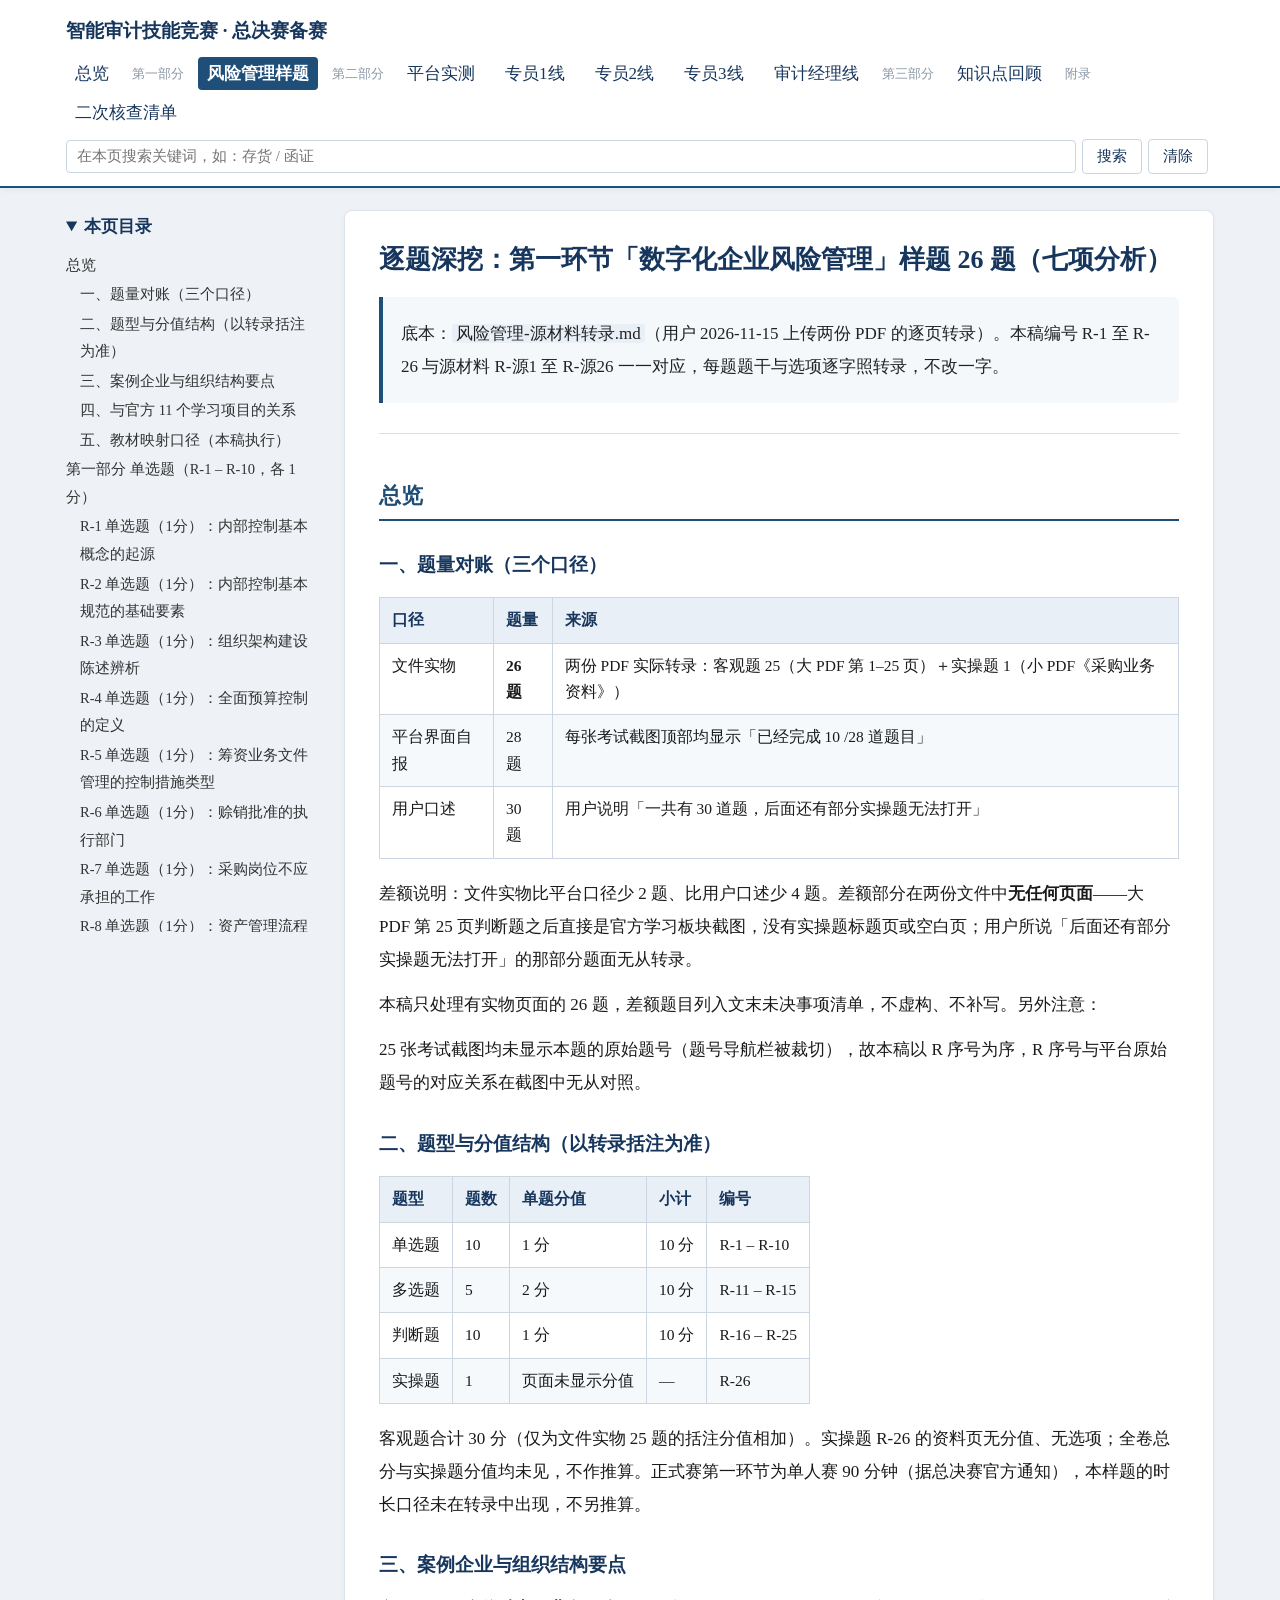
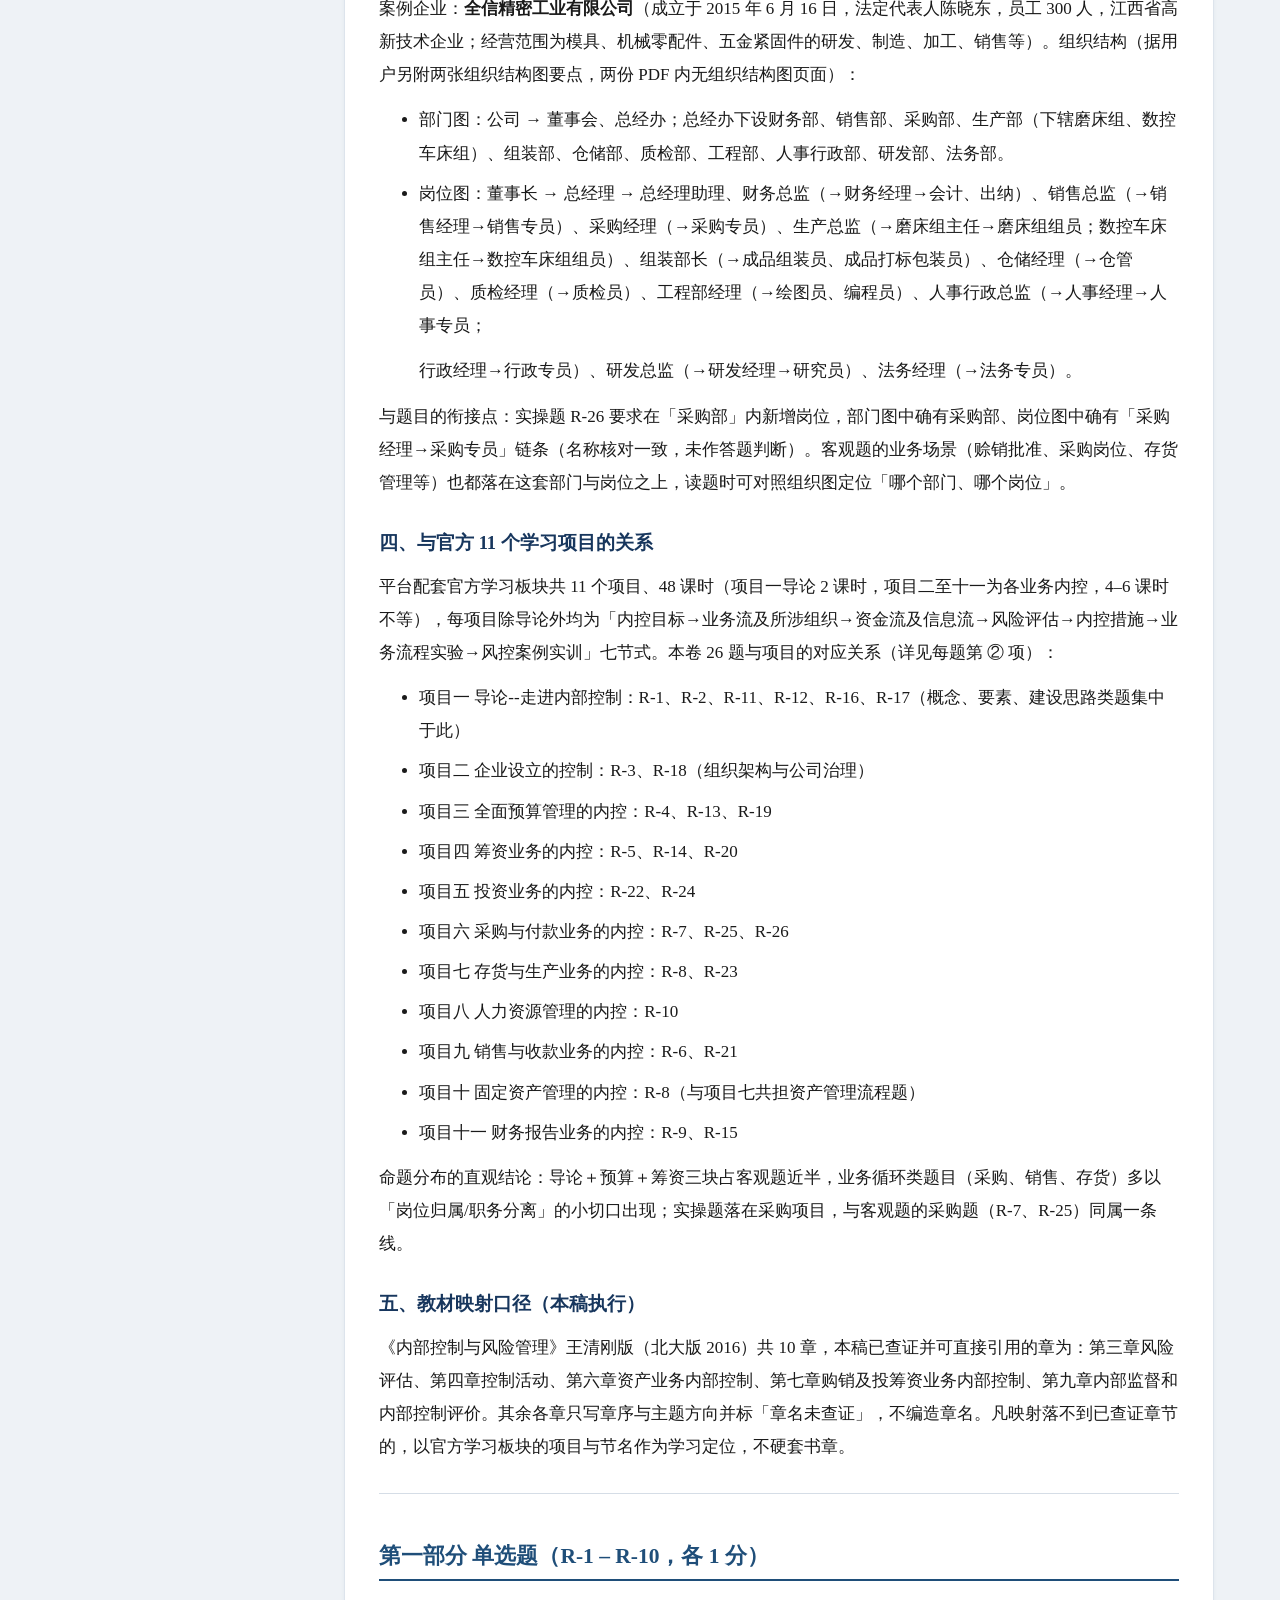
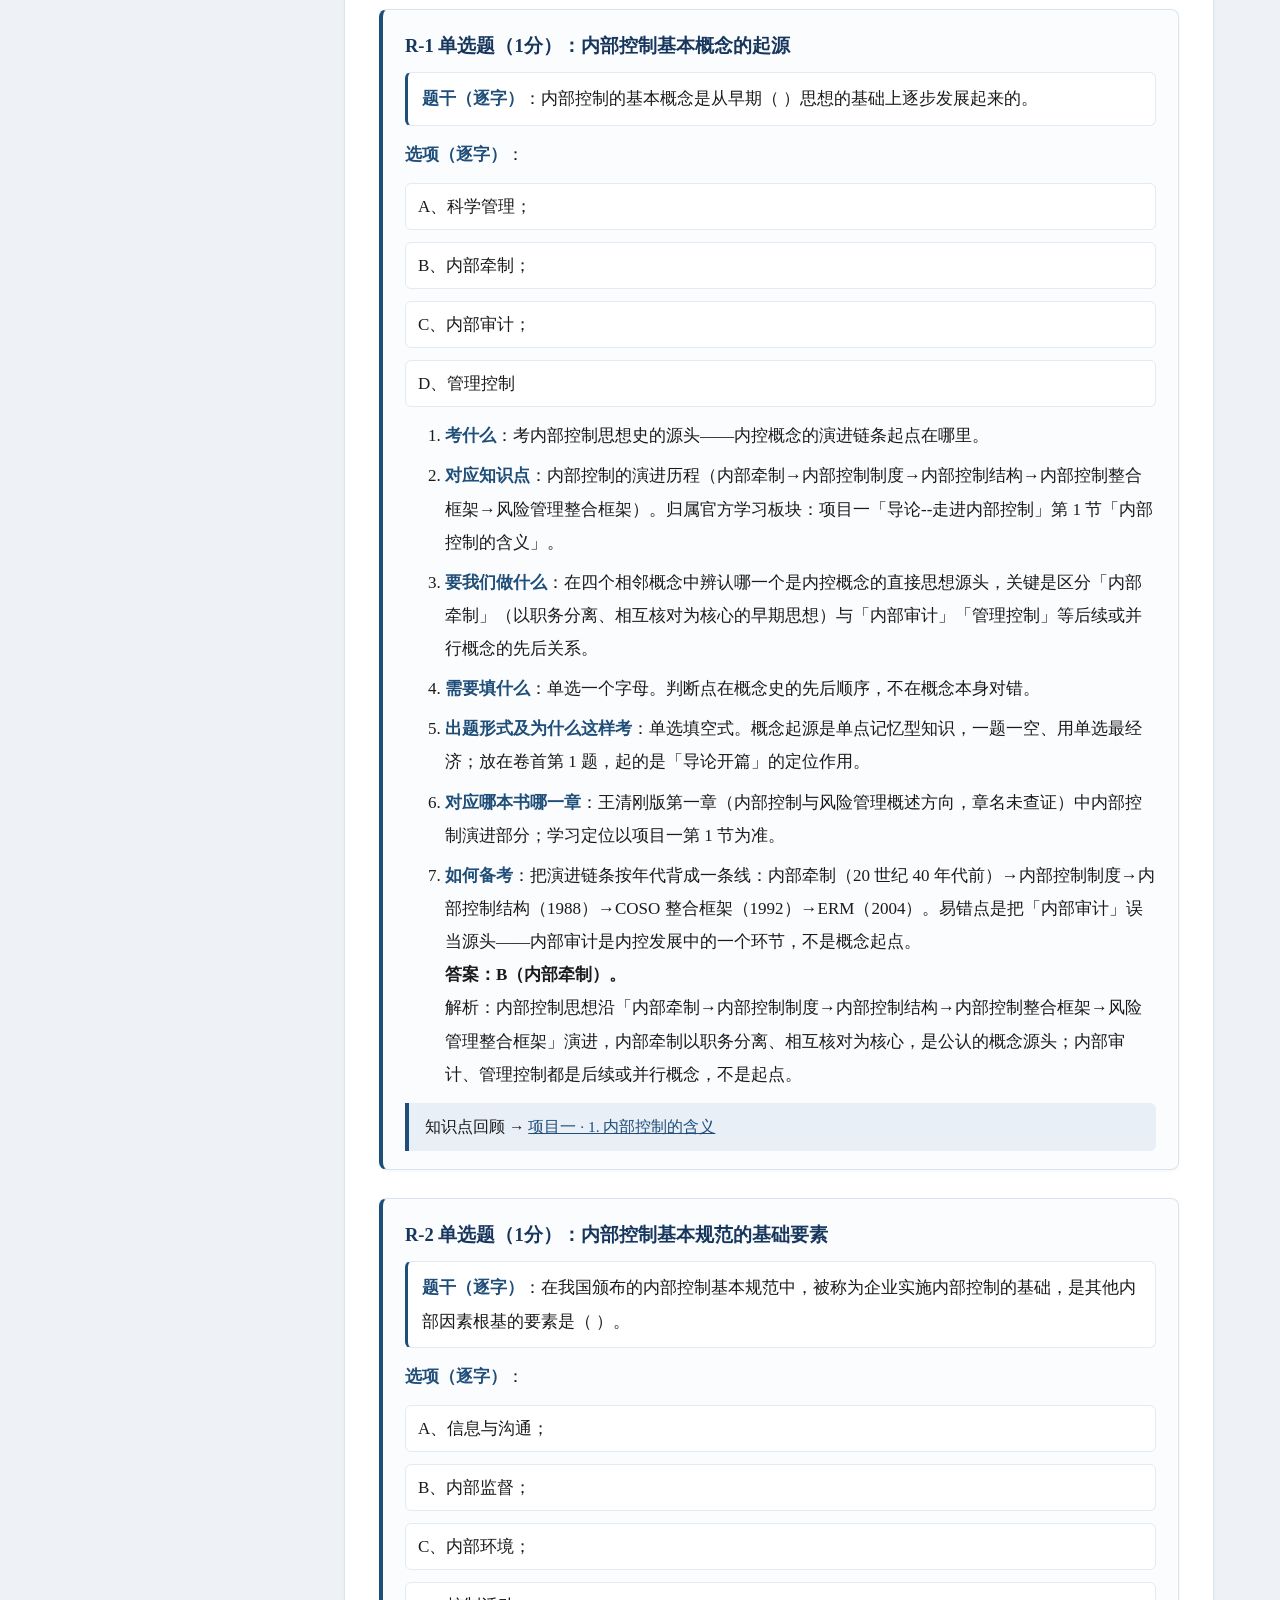
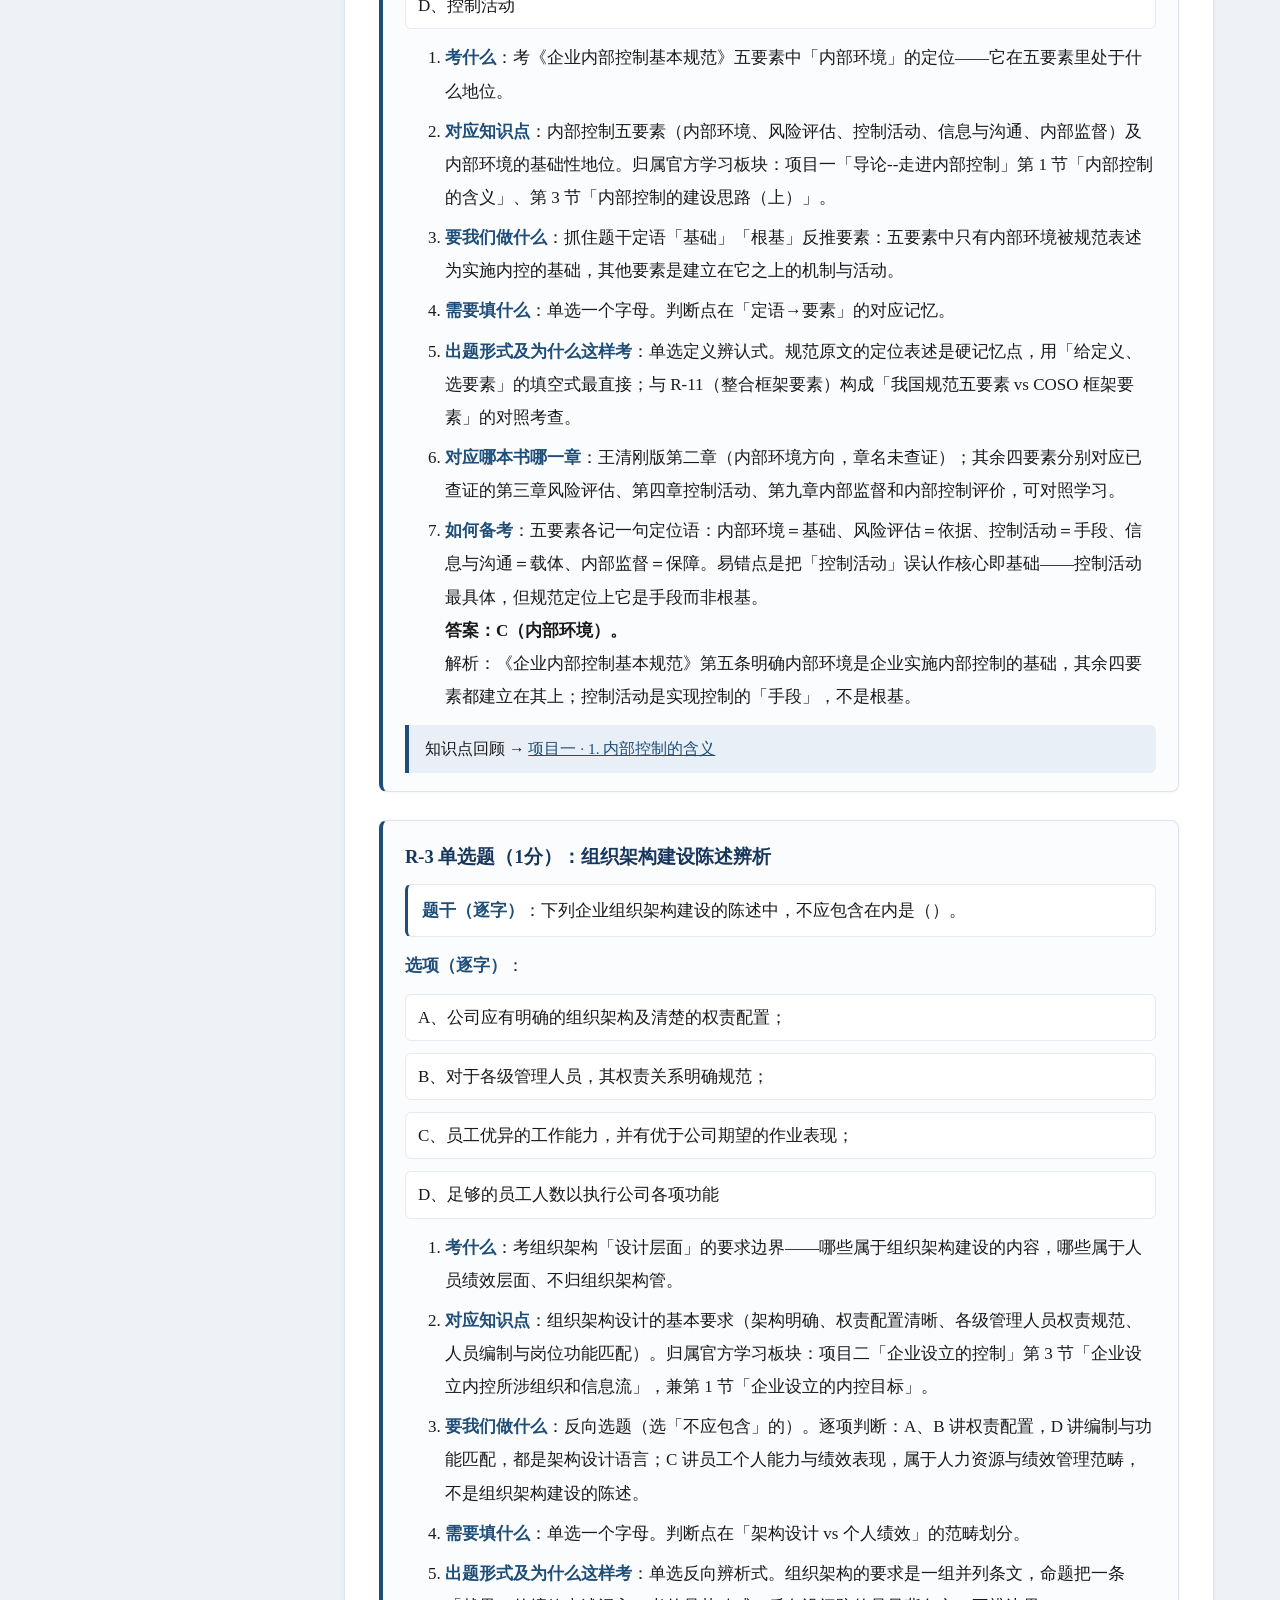
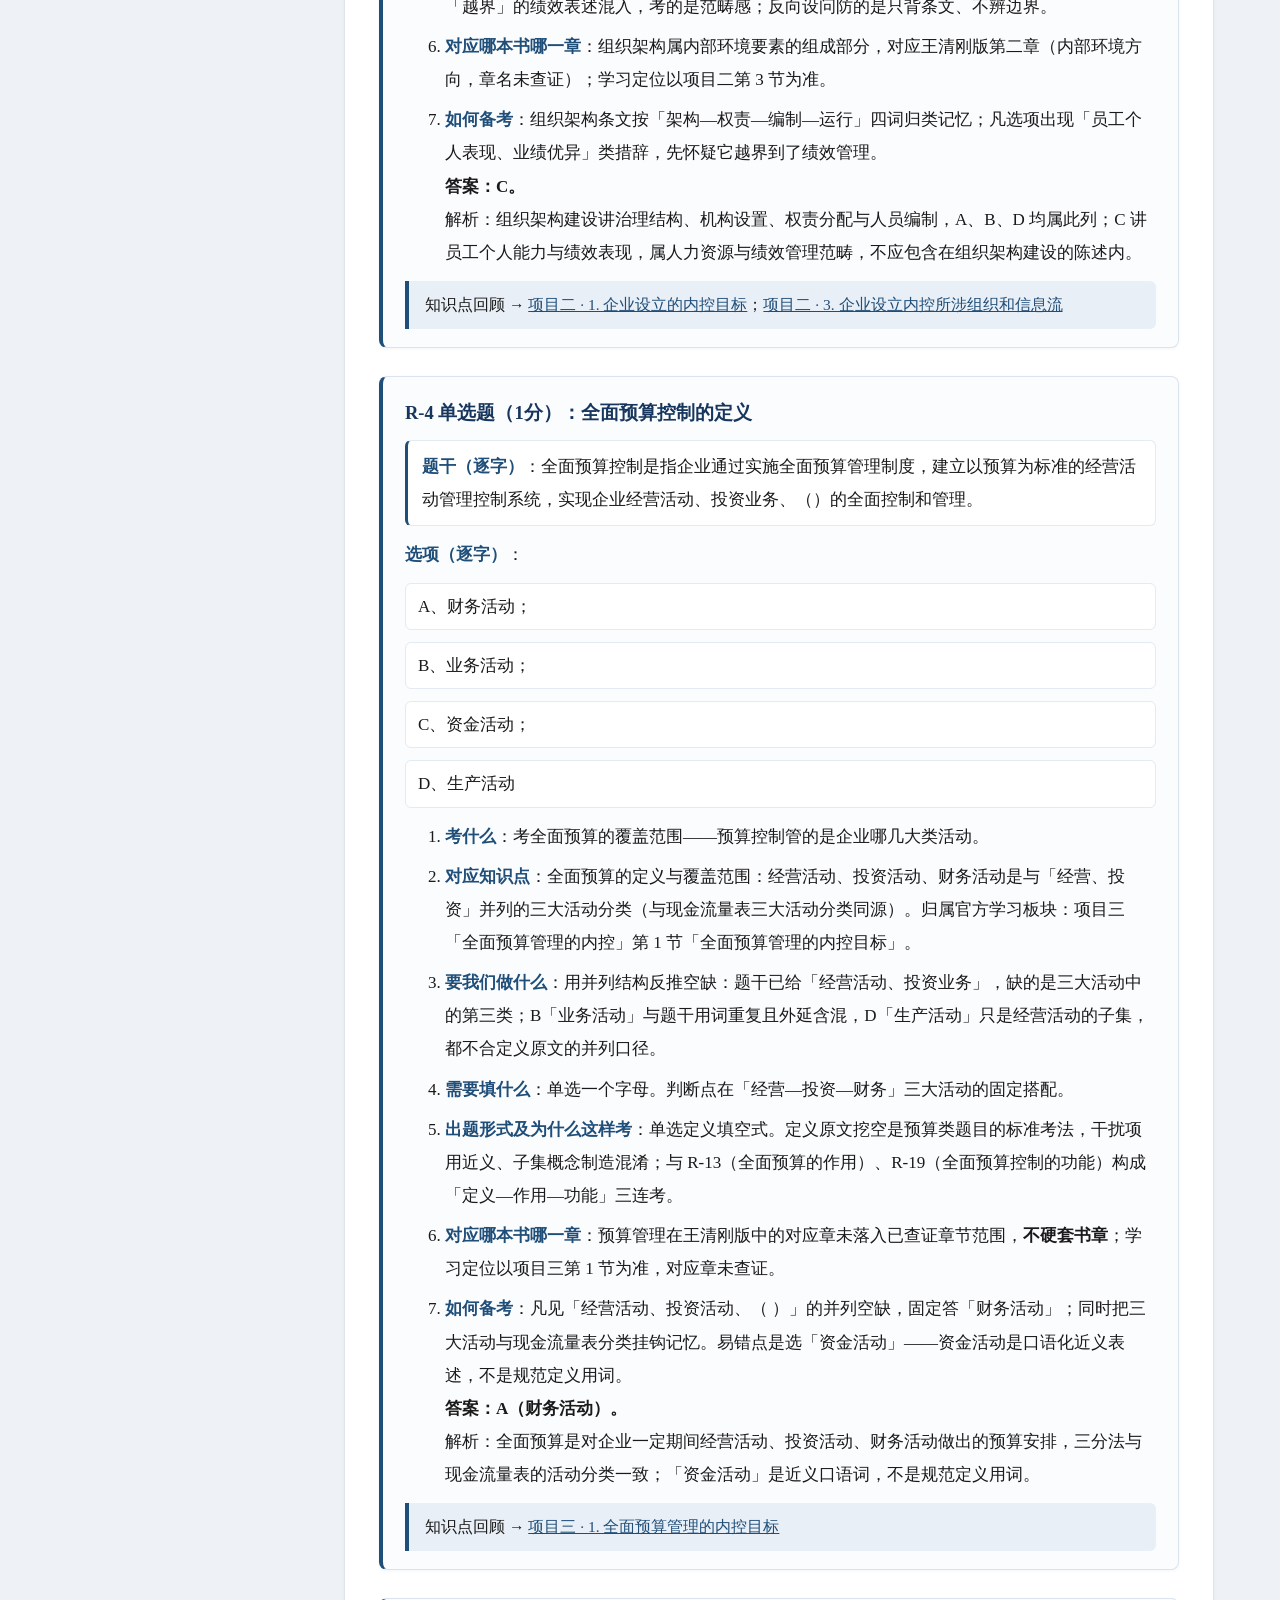
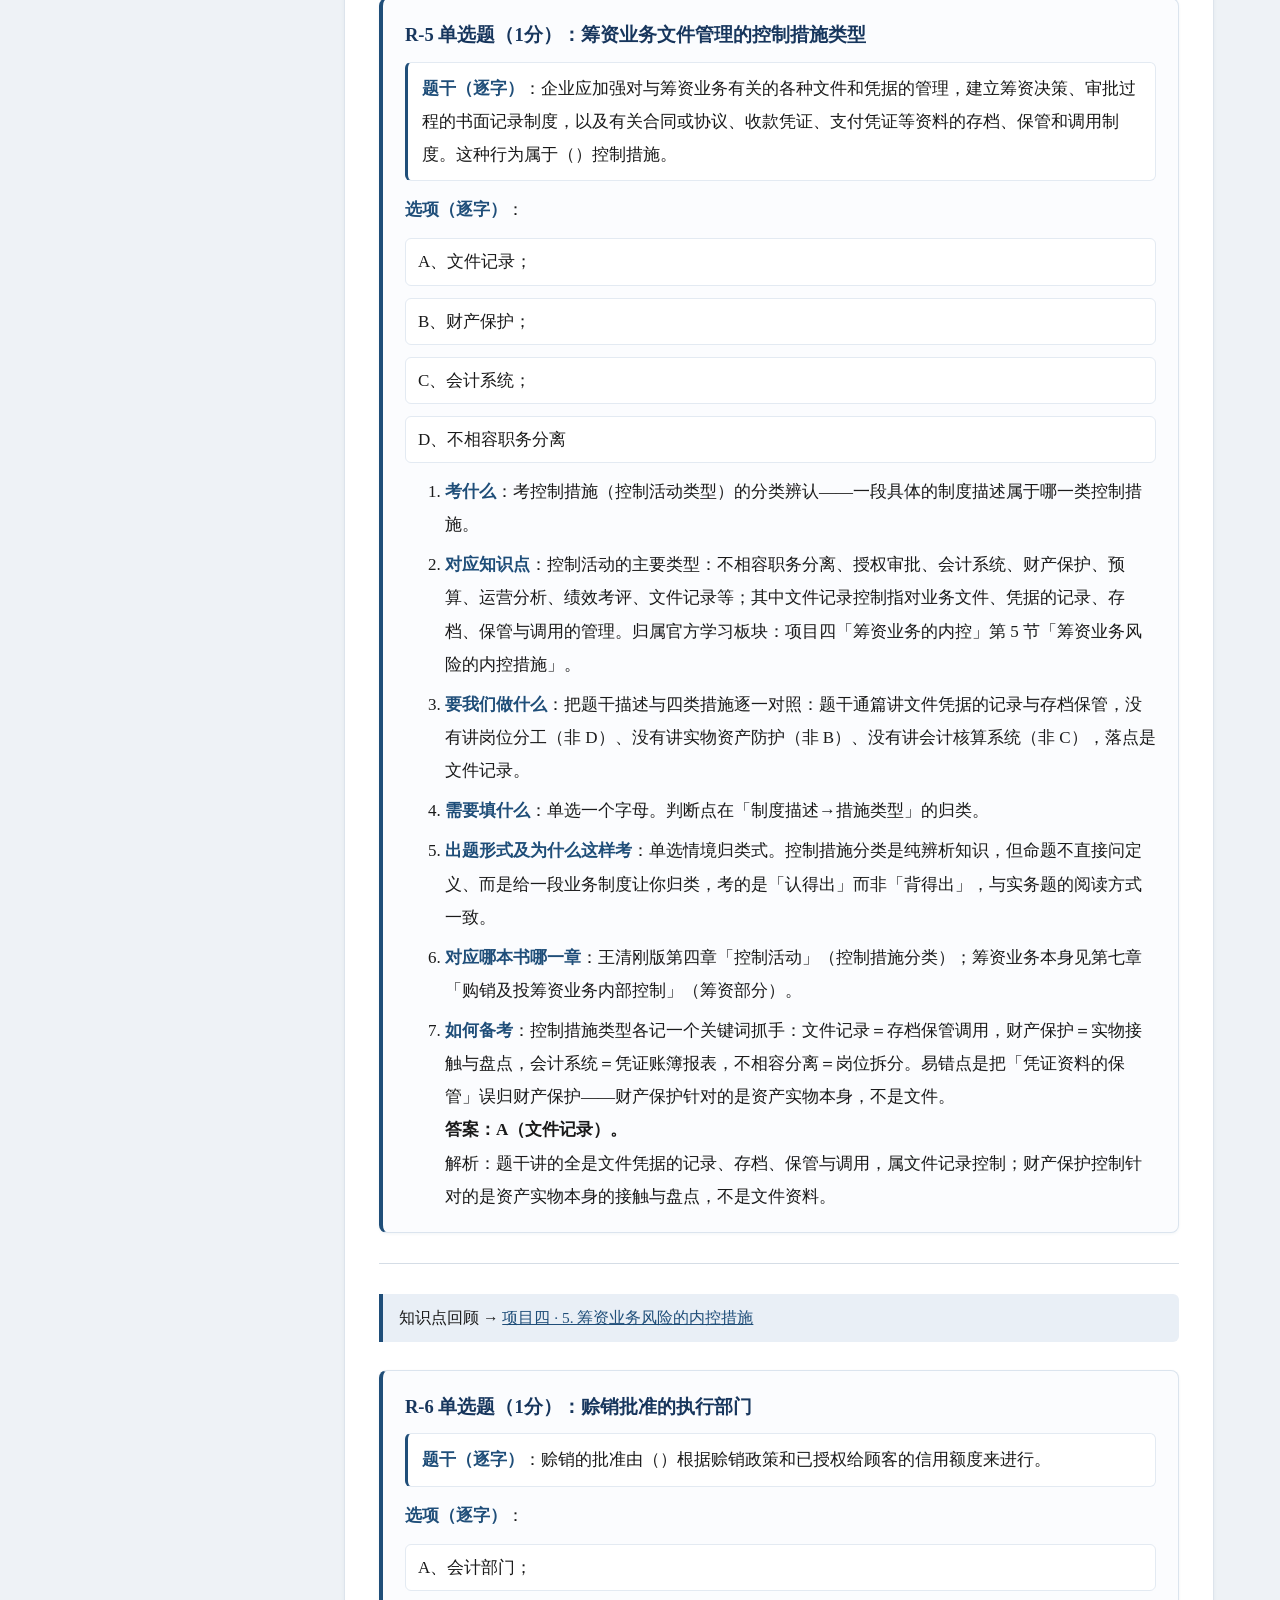
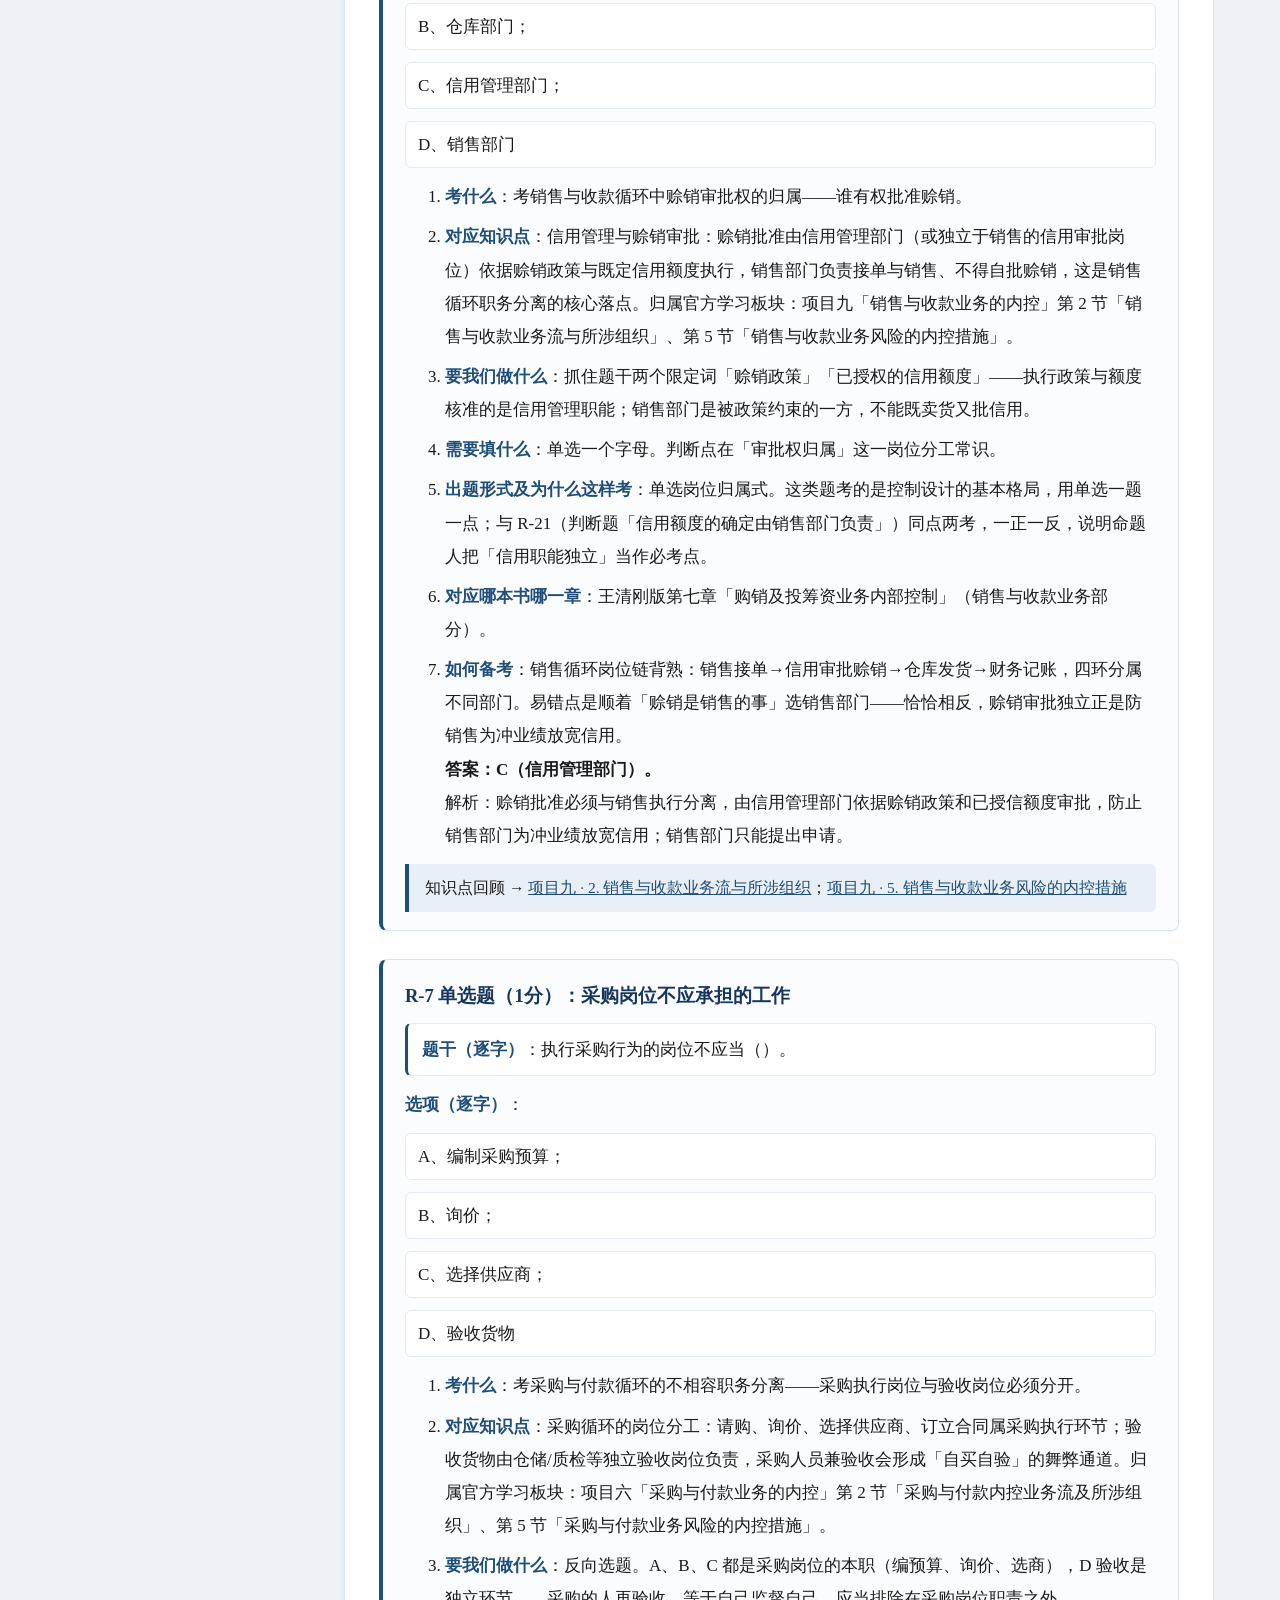
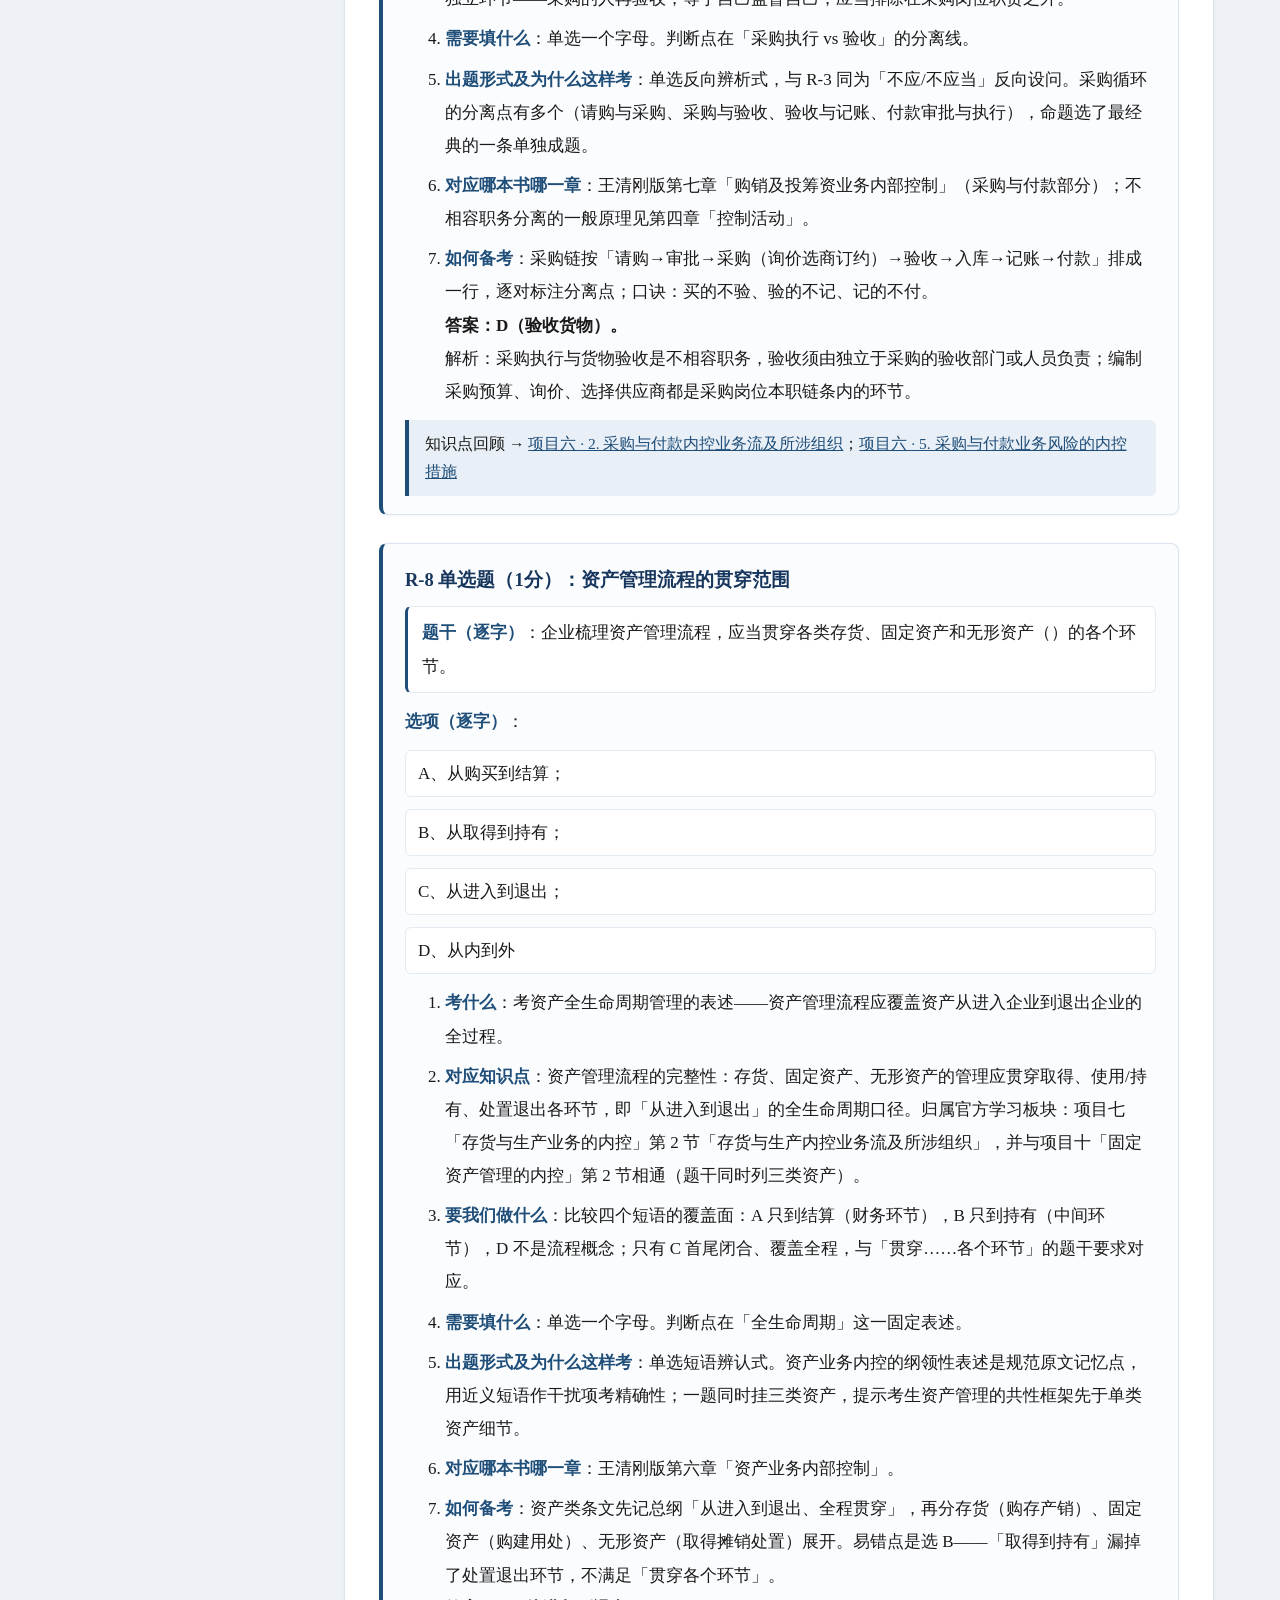
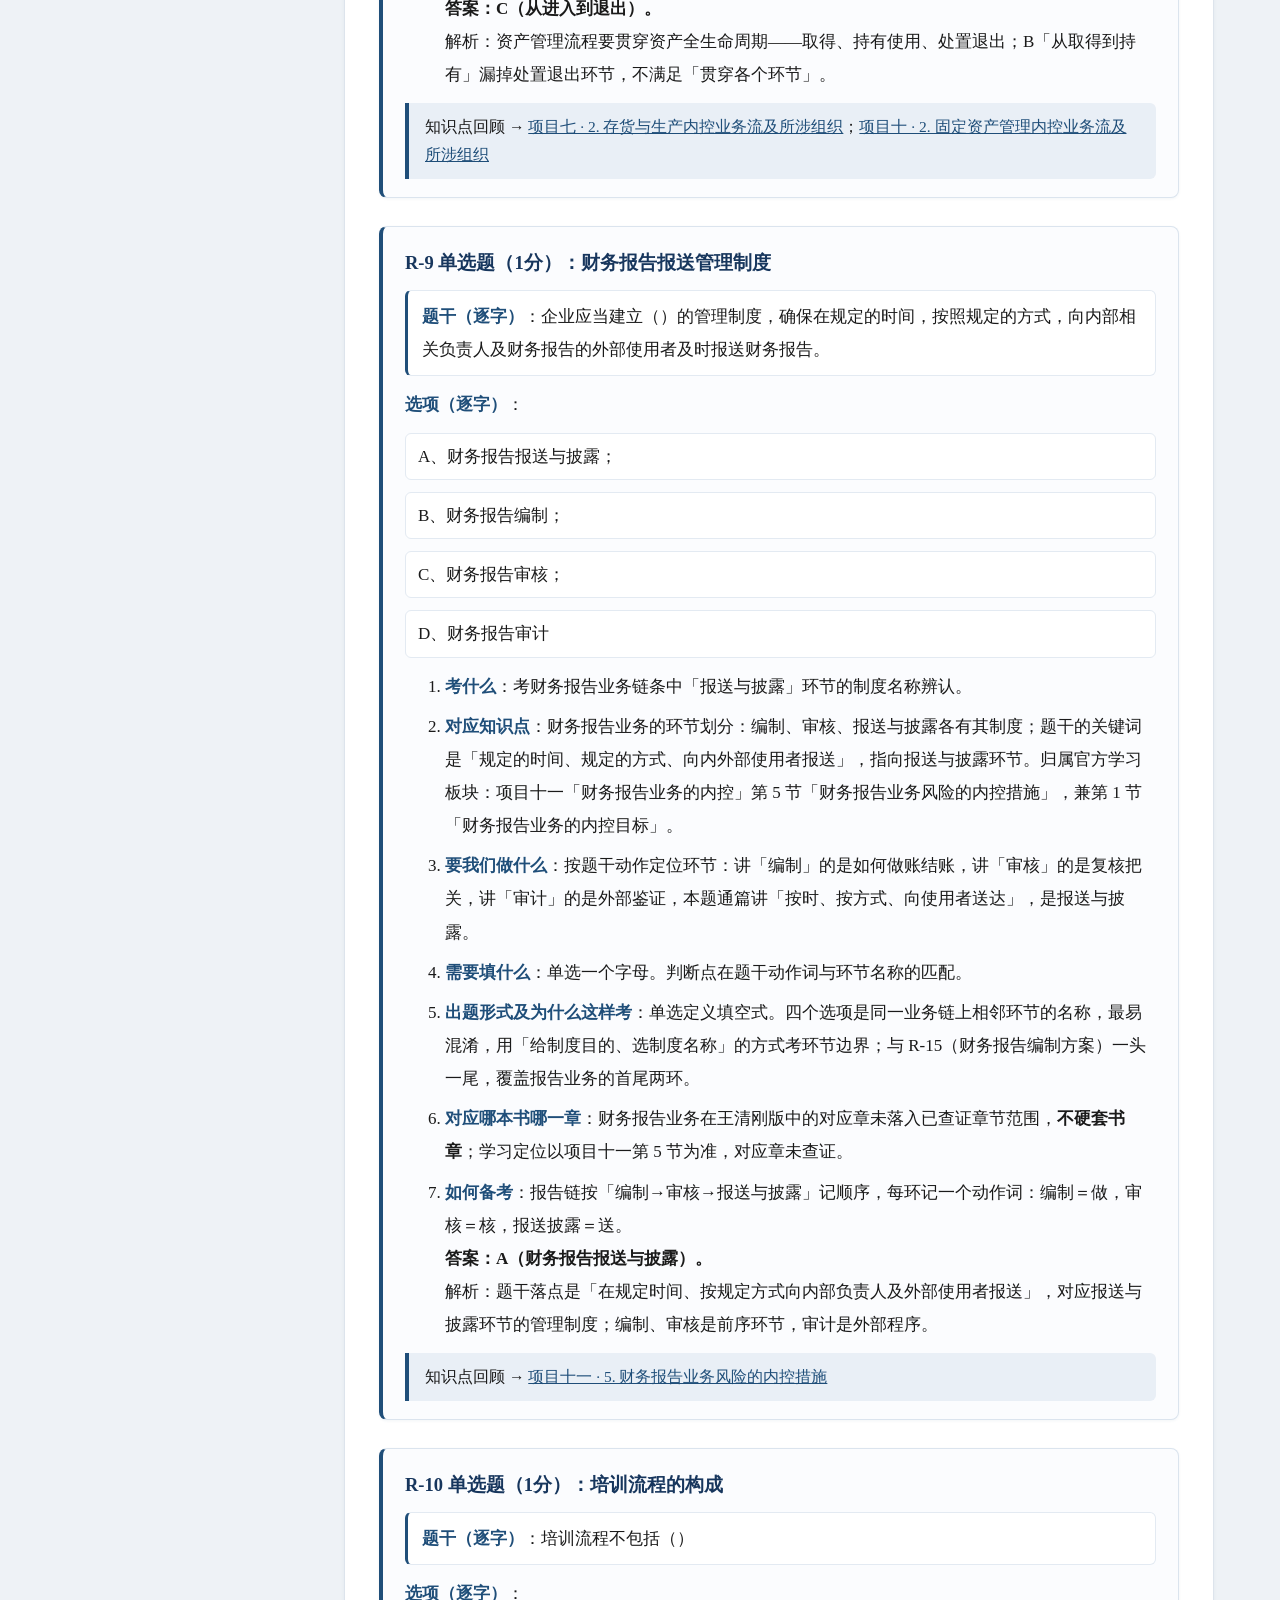
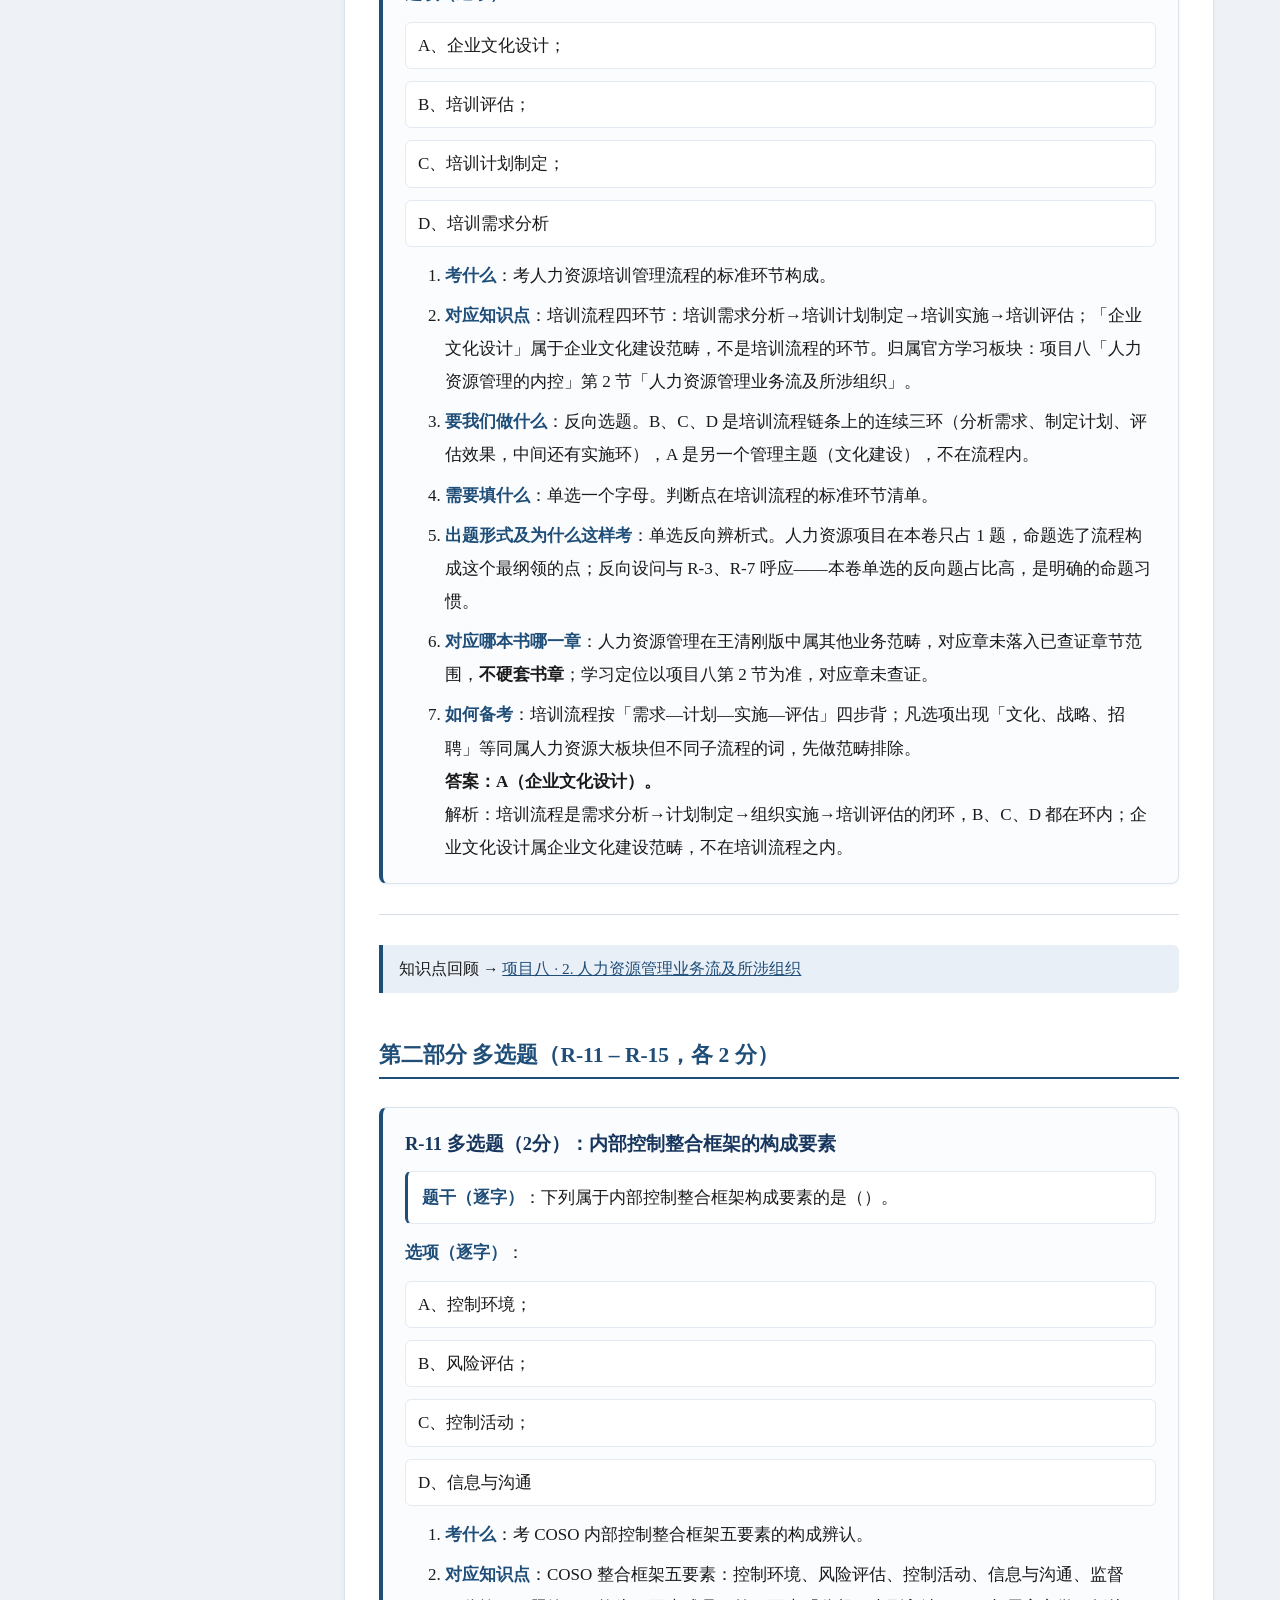
<file: risk.html>
<!DOCTYPE html>
<html lang="zh-CN">
<head>
<meta charset="utf-8">
<meta name="viewport" content="width=device-width, initial-scale=1">
<title>逐题深挖：第一环节「数字化企业风险管理」样题 26 题｜总决赛备赛</title>
<link rel="stylesheet" href="style.css">
</head>
<body>
<header class="topbar">
  <div class="topbar-inner">
    <div class="site-name">智能审计技能竞赛 · 总决赛备赛</div>
    <nav class="mainnav">
      <a href="index.html">总览</a>
      <span class="nav-label">第一部分</span>
      <a href="risk.html" class="active">风险管理样题</a>
      <span class="nav-label">第二部分</span>
      <a href="platform.html">平台实测</a>
      <a href="s1.html">专员1线</a>
      <a href="s2.html">专员2线</a>
      <a href="s3.html">专员3线</a>
      <a href="manager.html">审计经理线</a>
      <span class="nav-label">第三部分</span>
      <a href="knowledge.html">知识点回顾</a>
      <span class="nav-label">附录</span>
      <a href="checklist.html">二次核查清单</a>
    </nav>
    <div class="searchbar">
      <input id="searchInput" type="search" placeholder="在本页搜索关键词，如：存货 / 函证" aria-label="在本页搜索">
      <button id="searchBtn" type="button">搜索</button>
      <button id="searchClear" type="button">清除</button>
      <span id="searchCount" class="search-count"></span>
    </div>
  </div>
</header>
<div class="layout">
  <aside class="toc-wrap">
    <details open>
      <summary>本页目录</summary>
      <div class="toc"><ul>
<li><a href="#sec-1">总览</a>
<ul>
<li><a href="#sec-2">一、题量对账（三个口径）</a></li>
<li><a href="#sec-3">二、题型与分值结构（以转录括注为准）</a></li>
<li><a href="#sec-4">三、案例企业与组织结构要点</a></li>
<li><a href="#sec-5">四、与官方 11 个学习项目的关系</a></li>
<li><a href="#sec-6">五、教材映射口径（本稿执行）</a></li>
</ul>
</li>

<li><a href="#sec-7">第一部分 单选题（R-1 – R-10，各 1 分）</a>
<ul>
<li><a href="#r-1">R-1 单选题（1分）：内部控制基本概念的起源</a></li>
<li><a href="#r-2">R-2 单选题（1分）：内部控制基本规范的基础要素</a></li>
<li><a href="#r-3">R-3 单选题（1分）：组织架构建设陈述辨析</a></li>
<li><a href="#r-4">R-4 单选题（1分）：全面预算控制的定义</a></li>
<li><a href="#r-5">R-5 单选题（1分）：筹资业务文件管理的控制措施类型</a></li>
<li><a href="#r-6">R-6 单选题（1分）：赊销批准的执行部门</a></li>
<li><a href="#r-7">R-7 单选题（1分）：采购岗位不应承担的工作</a></li>
<li><a href="#r-8">R-8 单选题（1分）：资产管理流程的贯穿范围</a></li>
<li><a href="#r-9">R-9 单选题（1分）：财务报告报送管理制度</a></li>
<li><a href="#r-10">R-10 单选题（1分）：培训流程的构成</a></li>
</ul>
</li>

<li><a href="#sec-8">第二部分 多选题（R-11 – R-15，各 2 分）</a>
<ul>
<li><a href="#r-11">R-11 多选题（2分）：内部控制整合框架的构成要素</a></li>
<li><a href="#r-12">R-12 多选题（2分）：企业内部控制建设的表述</a></li>
<li><a href="#r-13">R-13 多选题（2分）：全面预算的作用</a></li>
<li><a href="#r-14">R-14 多选题（2分）：筹资方案经济性评估的内容</a></li>
<li><a href="#r-15">R-15 多选题（2分）：财务报告编制方案的内容</a></li>
</ul>
</li>

<li><a href="#sec-9">第三部分 判断题（R-16 – R-25，各 1 分）</a>
<ul>
<li><a href="#r-16">R-16 判断题（1分）：内部控制的实施主体</a></li>
<li><a href="#r-17">R-17 判断题（1分）：发展战略的定义</a></li>
<li><a href="#r-18">R-18 判断题（1分）：独立董事行使监督职责的关键因素</a></li>
<li><a href="#r-19">R-19 判断题（1分）：全面预算控制的功能</a></li>
<li><a href="#r-20">R-20 判断题（1分）：筹资方案重大变更的处理</a></li>
<li><a href="#r-21">R-21 判断题（1分）：信用额度的确定部门</a></li>
<li><a href="#r-22">R-22 判断题（1分）：投资活动的定义辨析</a></li>
<li><a href="#r-23">R-23 判断题（1分）：存货管理的一人包办</a></li>
<li><a href="#r-24">R-24 判断题（1分）：投资方案可行性分析的适用范围</a></li>
<li><a href="#r-25">R-25 判断题（1分）：供应商选择不当的后果</a></li>
</ul>
</li>

<li><a href="#sec-10">第四部分 实操题（R-26）</a>
<ul>
<li><a href="#r-26">R-26 实操题（分值未显示）：《采购业务资料》——在采购部新增采购计划专员岗位</a></li>
</ul>
</li>

<li><a href="#sec-11">附：未决事项清单</a>
</li>
</ul></div>
    </details>
  </aside>
  <main id="content" class="content">
<h1>逐题深挖：第一环节「数字化企业风险管理」样题 26 题（七项分析）</h1>
<blockquote>
<p>底本：<code>风险管理-源材料转录.md</code>（用户 2026-11-15 上传两份 PDF 的逐页转录）。本稿编号 R-1 至 R-26 与源材料 R-源1 至 R-源26 一一对应，每题题干与选项逐字照转录，不改一字。</p>
</blockquote>
<hr>
<h2 id="sec-1">总览</h2>
<h3 id="sec-2">一、题量对账（三个口径）</h3>
<table>
<thead>
<tr>
<th>口径</th>
<th>题量</th>
<th>来源</th>
</tr>
</thead>
<tbody>
<tr>
<td>文件实物</td>
<td><strong>26 题</strong></td>
<td>两份 PDF 实际转录：客观题 25（大 PDF 第 1–25 页）＋实操题 1（小 PDF《采购业务资料》）</td>
</tr>
<tr>
<td>平台界面自报</td>
<td>28 题</td>
<td>每张考试截图顶部均显示「已经完成 10 /28 道题目」</td>
</tr>
<tr>
<td>用户口述</td>
<td>30 题</td>
<td>用户说明「一共有 30 道题，后面还有部分实操题无法打开」</td>
</tr>
</tbody>
</table>
<p>差额说明：文件实物比平台口径少 2 题、比用户口述少 4 题。差额部分在两份文件中<strong>无任何页面</strong>——大 PDF 第 25 页判断题之后直接是官方学习板块截图，没有实操题标题页或空白页；用户所说「后面还有部分实操题无法打开」的那部分题面无从转录。</p><p>本稿只处理有实物页面的 26 题，差额题目列入文末未决事项清单，不虚构、不补写。另外注意：</p><p>25 张考试截图均未显示本题的原始题号（题号导航栏被裁切），故本稿以 R 序号为序，R 序号与平台原始题号的对应关系在截图中无从对照。</p><h3 id="sec-3">二、题型与分值结构（以转录括注为准）</h3>
<table>
<thead>
<tr>
<th>题型</th>
<th>题数</th>
<th>单题分值</th>
<th>小计</th>
<th>编号</th>
</tr>
</thead>
<tbody>
<tr>
<td>单选题</td>
<td>10</td>
<td>1 分</td>
<td>10 分</td>
<td>R-1 – R-10</td>
</tr>
<tr>
<td>多选题</td>
<td>5</td>
<td>2 分</td>
<td>10 分</td>
<td>R-11 – R-15</td>
</tr>
<tr>
<td>判断题</td>
<td>10</td>
<td>1 分</td>
<td>10 分</td>
<td>R-16 – R-25</td>
</tr>
<tr>
<td>实操题</td>
<td>1</td>
<td>页面未显示分值</td>
<td>—</td>
<td>R-26</td>
</tr>
</tbody>
</table>
<p>客观题合计 30 分（仅为文件实物 25 题的括注分值相加）。实操题 R-26 的资料页无分值、无选项；全卷总分与实操题分值均未见，不作推算。正式赛第一环节为单人赛 90 分钟（据总决赛官方通知），本样题的时长口径未在转录中出现，不另推算。</p>
<h3 id="sec-4">三、案例企业与组织结构要点</h3>
<p>案例企业：<strong>全信精密工业有限公司</strong>（成立于 2015 年 6 月 16 日，法定代表人陈晓东，员工 300 人，江西省高新技术企业；经营范围为模具、机械零配件、五金紧固件的研发、制造、加工、销售等）。组织结构（据用户另附两张组织结构图要点，两份 PDF 内无组织结构图页面）：</p>
<ul>
<li>部门图：公司 → 董事会、总经办；总经办下设财务部、销售部、采购部、生产部（下辖磨床组、数控车床组）、组装部、仓储部、质检部、工程部、人事行政部、研发部、法务部。</li>
<li><p class="segp">岗位图：董事长 → 总经理 → 总经理助理、财务总监（→财务经理→会计、出纳）、销售总监（→销售经理→销售专员）、采购经理（→采购专员）、生产总监（→磨床组主任→磨床组组员；数控车床组主任→数控车床组组员）、组装部长（→成品组装员、成品打标包装员）、仓储经理（→仓管员）、质检经理（→质检员）、工程部经理（→绘图员、编程员）、人事行政总监（→人事经理→人事专员；</p><p class="segp">行政经理→行政专员）、研发总监（→研发经理→研究员）、法务经理（→法务专员）。</p></li>
</ul>
<p>与题目的衔接点：实操题 R-26 要求在「采购部」内新增岗位，部门图中确有采购部、岗位图中确有「采购经理→采购专员」链条（名称核对一致，未作答题判断）。客观题的业务场景（赊销批准、采购岗位、存货管理等）也都落在这套部门与岗位之上，读题时可对照组织图定位「哪个部门、哪个岗位」。</p>
<h3 id="sec-5">四、与官方 11 个学习项目的关系</h3>
<p>平台配套官方学习板块共 11 个项目、48 课时（项目一导论 2 课时，项目二至十一为各业务内控，4–6 课时不等），每项目除导论外均为「内控目标→业务流及所涉组织→资金流及信息流→风险评估→内控措施→业务流程实验→风控案例实训」七节式。本卷 26 题与项目的对应关系（详见每题第 ② 项）：</p>
<ul>
<li>项目一 导论--走进内部控制：R-1、R-2、R-11、R-12、R-16、R-17（概念、要素、建设思路类题集中于此）</li>
<li>项目二 企业设立的控制：R-3、R-18（组织架构与公司治理）</li>
<li>项目三 全面预算管理的内控：R-4、R-13、R-19</li>
<li>项目四 筹资业务的内控：R-5、R-14、R-20</li>
<li>项目五 投资业务的内控：R-22、R-24</li>
<li>项目六 采购与付款业务的内控：R-7、R-25、R-26</li>
<li>项目七 存货与生产业务的内控：R-8、R-23</li>
<li>项目八 人力资源管理的内控：R-10</li>
<li>项目九 销售与收款业务的内控：R-6、R-21</li>
<li>项目十 固定资产管理的内控：R-8（与项目七共担资产管理流程题）</li>
<li>项目十一 财务报告业务的内控：R-9、R-15</li>
</ul>
<p>命题分布的直观结论：导论＋预算＋筹资三块占客观题近半，业务循环类题目（采购、销售、存货）多以「岗位归属/职务分离」的小切口出现；实操题落在采购项目，与客观题的采购题（R-7、R-25）同属一条线。</p>
<h3 id="sec-6">五、教材映射口径（本稿执行）</h3>
<p>《内部控制与风险管理》王清刚版（北大版 2016）共 10 章，本稿已查证并可直接引用的章为：第三章风险评估、第四章控制活动、第六章资产业务内部控制、第七章购销及投筹资业务内部控制、第九章内部监督和内部控制评价。其余各章只写章序与主题方向并标「章名未查证」，不编造章名。凡映射落不到已查证章节的，以官方学习板块的项目与节名作为学习定位，不硬套书章。</p>
<hr>
<h2 id="sec-7">第一部分 单选题（R-1 – R-10，各 1 分）</h2>
<div class="qcard"><h3 id="r-1">R-1 单选题（1分）：内部控制基本概念的起源</h3>
<p class="stem"><strong class="lbl">题干（逐字）</strong>：内部控制的基本概念是从早期（ ）思想的基础上逐步发展起来的。</p>
<p><strong class="lbl">选项（逐字）</strong>：</p><p class="opt">A、科学管理；</p><p class="opt">B、内部牵制；</p><p class="opt">C、内部审计；</p><p class="opt">D、管理控制</p>
<ol>
<li><strong class="lbl">考什么</strong>：考内部控制思想史的源头——内控概念的演进链条起点在哪里。</li>
<li><strong class="lbl">对应知识点</strong>：内部控制的演进历程（内部牵制→内部控制制度→内部控制结构→内部控制整合框架→风险管理整合框架）。归属官方学习板块：项目一「导论--走进内部控制」第 1 节「内部控制的含义」。</li>
<li><strong class="lbl">要我们做什么</strong>：在四个相邻概念中辨认哪一个是内控概念的直接思想源头，关键是区分「内部牵制」（以职务分离、相互核对为核心的早期思想）与「内部审计」「管理控制」等后续或并行概念的先后关系。</li>
<li><strong class="lbl">需要填什么</strong>：单选一个字母。判断点在概念史的先后顺序，不在概念本身对错。</li>
<li><strong class="lbl">出题形式及为什么这样考</strong>：单选填空式。概念起源是单点记忆型知识，一题一空、用单选最经济；放在卷首第 1 题，起的是「导论开篇」的定位作用。</li>
<li><strong class="lbl">对应哪本书哪一章</strong>：王清刚版第一章（内部控制与风险管理概述方向，章名未查证）中内部控制演进部分；学习定位以项目一第 1 节为准。</li>
<li><strong class="lbl">如何备考</strong>：把演进链条按年代背成一条线：内部牵制（20 世纪 40 年代前）→内部控制制度→内部控制结构（1988）→COSO 整合框架（1992）→ERM（2004）。易错点是把「内部审计」误当源头——内部审计是内控发展中的一个环节，不是概念起点。<br><strong>答案：B（内部牵制）。</strong><br>解析：内部控制思想沿「内部牵制→内部控制制度→内部控制结构→内部控制整合框架→风险管理整合框架」演进，内部牵制以职务分离、相互核对为核心，是公认的概念源头；内部审计、管理控制都是后续或并行概念，不是起点。</li>
</ol>
<p class="kp-links">知识点回顾 → <a href="knowledge.html#kp-a-1-1">项目一 · 1. 内部控制的含义</a></p></div><div class="qcard"><h3 id="r-2">R-2 单选题（1分）：内部控制基本规范的基础要素</h3>
<p class="stem"><strong class="lbl">题干（逐字）</strong>：在我国颁布的内部控制基本规范中，被称为企业实施内部控制的基础，是其他内部因素根基的要素是（ ）。</p>
<p><strong class="lbl">选项（逐字）</strong>：</p><p class="opt">A、信息与沟通；</p><p class="opt">B、内部监督；</p><p class="opt">C、内部环境；</p><p class="opt">D、控制活动</p>
<ol>
<li><strong class="lbl">考什么</strong>：考《企业内部控制基本规范》五要素中「内部环境」的定位——它在五要素里处于什么地位。</li>
<li><strong class="lbl">对应知识点</strong>：内部控制五要素（内部环境、风险评估、控制活动、信息与沟通、内部监督）及内部环境的基础性地位。归属官方学习板块：项目一「导论--走进内部控制」第 1 节「内部控制的含义」、第 3 节「内部控制的建设思路（上）」。</li>
<li><strong class="lbl">要我们做什么</strong>：抓住题干定语「基础」「根基」反推要素：五要素中只有内部环境被规范表述为实施内控的基础，其他要素是建立在它之上的机制与活动。</li>
<li><strong class="lbl">需要填什么</strong>：单选一个字母。判断点在「定语→要素」的对应记忆。</li>
<li><strong class="lbl">出题形式及为什么这样考</strong>：单选定义辨认式。规范原文的定位表述是硬记忆点，用「给定义、选要素」的填空式最直接；与 R-11（整合框架要素）构成「我国规范五要素 vs COSO 框架要素」的对照考查。</li>
<li><strong class="lbl">对应哪本书哪一章</strong>：王清刚版第二章（内部环境方向，章名未查证）；其余四要素分别对应已查证的第三章风险评估、第四章控制活动、第九章内部监督和内部控制评价，可对照学习。</li>
<li><strong class="lbl">如何备考</strong>：五要素各记一句定位语：内部环境＝基础、风险评估＝依据、控制活动＝手段、信息与沟通＝载体、内部监督＝保障。易错点是把「控制活动」误认作核心即基础——控制活动最具体，但规范定位上它是手段而非根基。<br><strong>答案：C（内部环境）。</strong><br>解析：《企业内部控制基本规范》第五条明确内部环境是企业实施内部控制的基础，其余四要素都建立在其上；控制活动是实现控制的「手段」，不是根基。</li>
</ol>
<p class="kp-links">知识点回顾 → <a href="knowledge.html#kp-a-1-1">项目一 · 1. 内部控制的含义</a></p></div><div class="qcard"><h3 id="r-3">R-3 单选题（1分）：组织架构建设陈述辨析</h3>
<p class="stem"><strong class="lbl">题干（逐字）</strong>：下列企业组织架构建设的陈述中，不应包含在内是（）。</p>
<p><strong class="lbl">选项（逐字）</strong>：</p><p class="opt">A、公司应有明确的组织架构及清楚的权责配置；</p><p class="opt">B、对于各级管理人员，其权责关系明确规范；</p><p class="opt">C、员工优异的工作能力，并有优于公司期望的作业表现；</p><p class="opt">D、足够的员工人数以执行公司各项功能</p>
<ol>
<li><strong class="lbl">考什么</strong>：考组织架构「设计层面」的要求边界——哪些属于组织架构建设的内容，哪些属于人员绩效层面、不归组织架构管。</li>
<li><strong class="lbl">对应知识点</strong>：组织架构设计的基本要求（架构明确、权责配置清晰、各级管理人员权责规范、人员编制与岗位功能匹配）。归属官方学习板块：项目二「企业设立的控制」第 3 节「企业设立内控所涉组织和信息流」，兼第 1 节「企业设立的内控目标」。</li>
<li><strong class="lbl">要我们做什么</strong>：反向选题（选「不应包含」的）。逐项判断：A、B 讲权责配置，D 讲编制与功能匹配，都是架构设计语言；C 讲员工个人能力与绩效表现，属于人力资源与绩效管理范畴，不是组织架构建设的陈述。</li>
<li><strong class="lbl">需要填什么</strong>：单选一个字母。判断点在「架构设计 vs 个人绩效」的范畴划分。</li>
<li><strong class="lbl">出题形式及为什么这样考</strong>：单选反向辨析式。组织架构的要求是一组并列条文，命题把一条「越界」的绩效表述混入，考的是范畴感；反向设问防的是只背条文、不辨边界。</li>
<li><strong class="lbl">对应哪本书哪一章</strong>：组织架构属内部环境要素的组成部分，对应王清刚版第二章（内部环境方向，章名未查证）；学习定位以项目二第 3 节为准。</li>
<li><strong class="lbl">如何备考</strong>：组织架构条文按「架构—权责—编制—运行」四词归类记忆；凡选项出现「员工个人表现、业绩优异」类措辞，先怀疑它越界到了绩效管理。<br><strong>答案：C。</strong><br>解析：组织架构建设讲治理结构、机构设置、权责分配与人员编制，A、B、D 均属此列；C 讲员工个人能力与绩效表现，属人力资源与绩效管理范畴，不应包含在组织架构建设的陈述内。</li>
</ol>
<p class="kp-links">知识点回顾 → <a href="knowledge.html#kp-a-2-1">项目二 · 1. 企业设立的内控目标</a>；<a href="knowledge.html#kp-a-2-3">项目二 · 3. 企业设立内控所涉组织和信息流</a></p></div><div class="qcard"><h3 id="r-4">R-4 单选题（1分）：全面预算控制的定义</h3>
<p class="stem"><strong class="lbl">题干（逐字）</strong>：全面预算控制是指企业通过实施全面预算管理制度，建立以预算为标准的经营活动管理控制系统，实现企业经营活动、投资业务、（）的全面控制和管理。</p>
<p><strong class="lbl">选项（逐字）</strong>：</p><p class="opt">A、财务活动；</p><p class="opt">B、业务活动；</p><p class="opt">C、资金活动；</p><p class="opt">D、生产活动</p>
<ol>
<li><strong class="lbl">考什么</strong>：考全面预算的覆盖范围——预算控制管的是企业哪几大类活动。</li>
<li><strong class="lbl">对应知识点</strong>：全面预算的定义与覆盖范围：经营活动、投资活动、财务活动是与「经营、投资」并列的三大活动分类（与现金流量表三大活动分类同源）。归属官方学习板块：项目三「全面预算管理的内控」第 1 节「全面预算管理的内控目标」。</li>
<li><strong class="lbl">要我们做什么</strong>：用并列结构反推空缺：题干已给「经营活动、投资业务」，缺的是三大活动中的第三类；B「业务活动」与题干用词重复且外延含混，D「生产活动」只是经营活动的子集，都不合定义原文的并列口径。</li>
<li><strong class="lbl">需要填什么</strong>：单选一个字母。判断点在「经营—投资—财务」三大活动的固定搭配。</li>
<li><strong class="lbl">出题形式及为什么这样考</strong>：单选定义填空式。定义原文挖空是预算类题目的标准考法，干扰项用近义、子集概念制造混淆；与 R-13（全面预算的作用）、R-19（全面预算控制的功能）构成「定义—作用—功能」三连考。</li>
<li><strong class="lbl">对应哪本书哪一章</strong>：预算管理在王清刚版中的对应章未落入已查证章节范围，<strong>不硬套书章</strong>；学习定位以项目三第 1 节为准，对应章未查证。</li>
<li><strong class="lbl">如何备考</strong>：凡见「经营活动、投资活动、（ ）」的并列空缺，固定答「财务活动」；同时把三大活动与现金流量表分类挂钩记忆。易错点是选「资金活动」——资金活动是口语化近义表述，不是规范定义用词。<br><strong>答案：A（财务活动）。</strong><br>解析：全面预算是对企业一定期间经营活动、投资活动、财务活动做出的预算安排，三分法与现金流量表的活动分类一致；「资金活动」是近义口语词，不是规范定义用词。</li>
</ol>
<p class="kp-links">知识点回顾 → <a href="knowledge.html#kp-a-3-1">项目三 · 1. 全面预算管理的内控目标</a></p></div><div class="qcard"><h3 id="r-5">R-5 单选题（1分）：筹资业务文件管理的控制措施类型</h3>
<p class="stem"><strong class="lbl">题干（逐字）</strong>：企业应加强对与筹资业务有关的各种文件和凭据的管理，建立筹资决策、审批过程的书面记录制度，以及有关合同或协议、收款凭证、支付凭证等资料的存档、保管和调用制度。这种行为属于（）控制措施。</p>
<p><strong class="lbl">选项（逐字）</strong>：</p><p class="opt">A、文件记录；</p><p class="opt">B、财产保护；</p><p class="opt">C、会计系统；</p><p class="opt">D、不相容职务分离</p>
<ol>
<li><strong class="lbl">考什么</strong>：考控制措施（控制活动类型）的分类辨认——一段具体的制度描述属于哪一类控制措施。</li>
<li><strong class="lbl">对应知识点</strong>：控制活动的主要类型：不相容职务分离、授权审批、会计系统、财产保护、预算、运营分析、绩效考评、文件记录等；其中文件记录控制指对业务文件、凭据的记录、存档、保管与调用的管理。归属官方学习板块：项目四「筹资业务的内控」第 5 节「筹资业务风险的内控措施」。</li>
<li><strong class="lbl">要我们做什么</strong>：把题干描述与四类措施逐一对照：题干通篇讲文件凭据的记录与存档保管，没有讲岗位分工（非 D）、没有讲实物资产防护（非 B）、没有讲会计核算系统（非 C），落点是文件记录。</li>
<li><strong class="lbl">需要填什么</strong>：单选一个字母。判断点在「制度描述→措施类型」的归类。</li>
<li><strong class="lbl">出题形式及为什么这样考</strong>：单选情境归类式。控制措施分类是纯辨析知识，但命题不直接问定义、而是给一段业务制度让你归类，考的是「认得出」而非「背得出」，与实务题的阅读方式一致。</li>
<li><strong class="lbl">对应哪本书哪一章</strong>：王清刚版第四章「控制活动」（控制措施分类）；筹资业务本身见第七章「购销及投筹资业务内部控制」（筹资部分）。</li>
<li><strong class="lbl">如何备考</strong>：控制措施类型各记一个关键词抓手：文件记录＝存档保管调用，财产保护＝实物接触与盘点，会计系统＝凭证账簿报表，不相容分离＝岗位拆分。易错点是把「凭证资料的保管」误归财产保护——财产保护针对的是资产实物本身，不是文件。<br><strong>答案：A（文件记录）。</strong><br>解析：题干讲的全是文件凭据的记录、存档、保管与调用，属文件记录控制；财产保护控制针对的是资产实物本身的接触与盘点，不是文件资料。</li>
</ol>
</div><hr>
<p class="kp-links">知识点回顾 → <a href="knowledge.html#kp-a-4-5">项目四 · 5. 筹资业务风险的内控措施</a></p><div class="qcard"><h3 id="r-6">R-6 单选题（1分）：赊销批准的执行部门</h3>
<p class="stem"><strong class="lbl">题干（逐字）</strong>：赊销的批准由（）根据赊销政策和已授权给顾客的信用额度来进行。</p>
<p><strong class="lbl">选项（逐字）</strong>：</p><p class="opt">A、会计部门；</p><p class="opt">B、仓库部门；</p><p class="opt">C、信用管理部门；</p><p class="opt">D、销售部门</p>
<ol>
<li><strong class="lbl">考什么</strong>：考销售与收款循环中赊销审批权的归属——谁有权批准赊销。</li>
<li><strong class="lbl">对应知识点</strong>：信用管理与赊销审批：赊销批准由信用管理部门（或独立于销售的信用审批岗位）依据赊销政策与既定信用额度执行，销售部门负责接单与销售、不得自批赊销，这是销售循环职务分离的核心落点。归属官方学习板块：项目九「销售与收款业务的内控」第 2 节「销售与收款业务流与所涉组织」、第 5 节「销售与收款业务风险的内控措施」。</li>
<li><strong class="lbl">要我们做什么</strong>：抓住题干两个限定词「赊销政策」「已授权的信用额度」——执行政策与额度核准的是信用管理职能；销售部门是被政策约束的一方，不能既卖货又批信用。</li>
<li><strong class="lbl">需要填什么</strong>：单选一个字母。判断点在「审批权归属」这一岗位分工常识。</li>
<li><strong class="lbl">出题形式及为什么这样考</strong>：单选岗位归属式。这类题考的是控制设计的基本格局，用单选一题一点；与 R-21（判断题「信用额度的确定由销售部门负责」）同点两考，一正一反，说明命题人把「信用职能独立」当作必考点。</li>
<li><strong class="lbl">对应哪本书哪一章</strong>：王清刚版第七章「购销及投筹资业务内部控制」（销售与收款业务部分）。</li>
<li><strong class="lbl">如何备考</strong>：销售循环岗位链背熟：销售接单→信用审批赊销→仓库发货→财务记账，四环分属不同部门。易错点是顺着「赊销是销售的事」选销售部门——恰恰相反，赊销审批独立正是防销售为冲业绩放宽信用。<br><strong>答案：C（信用管理部门）。</strong><br>解析：赊销批准必须与销售执行分离，由信用管理部门依据赊销政策和已授信额度审批，防止销售部门为冲业绩放宽信用；销售部门只能提出申请。</li>
</ol>
<p class="kp-links">知识点回顾 → <a href="knowledge.html#kp-a-9-2">项目九 · 2. 销售与收款业务流与所涉组织</a>；<a href="knowledge.html#kp-a-9-5">项目九 · 5. 销售与收款业务风险的内控措施</a></p></div><div class="qcard"><h3 id="r-7">R-7 单选题（1分）：采购岗位不应承担的工作</h3>
<p class="stem"><strong class="lbl">题干（逐字）</strong>：执行采购行为的岗位不应当（）。</p>
<p><strong class="lbl">选项（逐字）</strong>：</p><p class="opt">A、编制采购预算；</p><p class="opt">B、询价；</p><p class="opt">C、选择供应商；</p><p class="opt">D、验收货物</p>
<ol>
<li><strong class="lbl">考什么</strong>：考采购与付款循环的不相容职务分离——采购执行岗位与验收岗位必须分开。</li>
<li><strong class="lbl">对应知识点</strong>：采购循环的岗位分工：请购、询价、选择供应商、订立合同属采购执行环节；验收货物由仓储/质检等独立验收岗位负责，采购人员兼验收会形成「自买自验」的舞弊通道。归属官方学习板块：项目六「采购与付款业务的内控」第 2 节「采购与付款内控业务流及所涉组织」、第 5 节「采购与付款业务风险的内控措施」。</li>
<li><strong class="lbl">要我们做什么</strong>：反向选题。A、B、C 都是采购岗位的本职（编预算、询价、选商），D 验收是独立环节——采购的人再验收，等于自己监督自己，应当排除在采购岗位职责之外。</li>
<li><strong class="lbl">需要填什么</strong>：单选一个字母。判断点在「采购执行 vs 验收」的分离线。</li>
<li><strong class="lbl">出题形式及为什么这样考</strong>：单选反向辨析式，与 R-3 同为「不应/不应当」反向设问。采购循环的分离点有多个（请购与采购、采购与验收、验收与记账、付款审批与执行），命题选了最经典的一条单独成题。</li>
<li><strong class="lbl">对应哪本书哪一章</strong>：王清刚版第七章「购销及投筹资业务内部控制」（采购与付款部分）；不相容职务分离的一般原理见第四章「控制活动」。</li>
<li><strong class="lbl">如何备考</strong>：采购链按「请购→审批→采购（询价选商订约）→验收→入库→记账→付款」排成一行，逐对标注分离点；口诀：买的不验、验的不记、记的不付。<br><strong>答案：D（验收货物）。</strong><br>解析：采购执行与货物验收是不相容职务，验收须由独立于采购的验收部门或人员负责；编制采购预算、询价、选择供应商都是采购岗位本职链条内的环节。</li>
</ol>
<p class="kp-links">知识点回顾 → <a href="knowledge.html#kp-a-6-2">项目六 · 2. 采购与付款内控业务流及所涉组织</a>；<a href="knowledge.html#kp-a-6-5">项目六 · 5. 采购与付款业务风险的内控措施</a></p></div><div class="qcard"><h3 id="r-8">R-8 单选题（1分）：资产管理流程的贯穿范围</h3>
<p class="stem"><strong class="lbl">题干（逐字）</strong>：企业梳理资产管理流程，应当贯穿各类存货、固定资产和无形资产（）的各个环节。</p>
<p><strong class="lbl">选项（逐字）</strong>：</p><p class="opt">A、从购买到结算；</p><p class="opt">B、从取得到持有；</p><p class="opt">C、从进入到退出；</p><p class="opt">D、从内到外</p>
<ol>
<li><strong class="lbl">考什么</strong>：考资产全生命周期管理的表述——资产管理流程应覆盖资产从进入企业到退出企业的全过程。</li>
<li><strong class="lbl">对应知识点</strong>：资产管理流程的完整性：存货、固定资产、无形资产的管理应贯穿取得、使用/持有、处置退出各环节，即「从进入到退出」的全生命周期口径。归属官方学习板块：项目七「存货与生产业务的内控」第 2 节「存货与生产内控业务流及所涉组织」，并与项目十「固定资产管理的内控」第 2 节相通（题干同时列三类资产）。</li>
<li><strong class="lbl">要我们做什么</strong>：比较四个短语的覆盖面：A 只到结算（财务环节），B 只到持有（中间环节），D 不是流程概念；只有 C 首尾闭合、覆盖全程，与「贯穿……各个环节」的题干要求对应。</li>
<li><strong class="lbl">需要填什么</strong>：单选一个字母。判断点在「全生命周期」这一固定表述。</li>
<li><strong class="lbl">出题形式及为什么这样考</strong>：单选短语辨认式。资产业务内控的纲领性表述是规范原文记忆点，用近义短语作干扰项考精确性；一题同时挂三类资产，提示考生资产管理的共性框架先于单类资产细节。</li>
<li><strong class="lbl">对应哪本书哪一章</strong>：王清刚版第六章「资产业务内部控制」。</li>
<li><strong class="lbl">如何备考</strong>：资产类条文先记总纲「从进入到退出、全程贯穿」，再分存货（购存产销）、固定资产（购建用处）、无形资产（取得摊销处置）展开。易错点是选 B——「取得到持有」漏掉了处置退出环节，不满足「贯穿各个环节」。<br><strong>答案：C（从进入到退出）。</strong><br>解析：资产管理流程要贯穿资产全生命周期——取得、持有使用、处置退出；B「从取得到持有」漏掉处置退出环节，不满足「贯穿各个环节」。</li>
</ol>
<p class="kp-links">知识点回顾 → <a href="knowledge.html#kp-a-7-2">项目七 · 2. 存货与生产内控业务流及所涉组织</a>；<a href="knowledge.html#kp-a-10-2">项目十 · 2. 固定资产管理内控业务流及所涉组织</a></p></div><div class="qcard"><h3 id="r-9">R-9 单选题（1分）：财务报告报送管理制度</h3>
<p class="stem"><strong class="lbl">题干（逐字）</strong>：企业应当建立（）的管理制度，确保在规定的时间，按照规定的方式，向内部相关负责人及财务报告的外部使用者及时报送财务报告。</p>
<p><strong class="lbl">选项（逐字）</strong>：</p><p class="opt">A、财务报告报送与披露；</p><p class="opt">B、财务报告编制；</p><p class="opt">C、财务报告审核；</p><p class="opt">D、财务报告审计</p>
<ol>
<li><strong class="lbl">考什么</strong>：考财务报告业务链条中「报送与披露」环节的制度名称辨认。</li>
<li><strong class="lbl">对应知识点</strong>：财务报告业务的环节划分：编制、审核、报送与披露各有其制度；题干的关键词是「规定的时间、规定的方式、向内外部使用者报送」，指向报送与披露环节。归属官方学习板块：项目十一「财务报告业务的内控」第 5 节「财务报告业务风险的内控措施」，兼第 1 节「财务报告业务的内控目标」。</li>
<li><strong class="lbl">要我们做什么</strong>：按题干动作定位环节：讲「编制」的是如何做账结账，讲「审核」的是复核把关，讲「审计」的是外部鉴证，本题通篇讲「按时、按方式、向使用者送达」，是报送与披露。</li>
<li><strong class="lbl">需要填什么</strong>：单选一个字母。判断点在题干动作词与环节名称的匹配。</li>
<li><strong class="lbl">出题形式及为什么这样考</strong>：单选定义填空式。四个选项是同一业务链上相邻环节的名称，最易混淆，用「给制度目的、选制度名称」的方式考环节边界；与 R-15（财务报告编制方案）一头一尾，覆盖报告业务的首尾两环。</li>
<li><strong class="lbl">对应哪本书哪一章</strong>：财务报告业务在王清刚版中的对应章未落入已查证章节范围，<strong>不硬套书章</strong>；学习定位以项目十一第 5 节为准，对应章未查证。</li>
<li><strong class="lbl">如何备考</strong>：报告链按「编制→审核→报送与披露」记顺序，每环记一个动作词：编制＝做，审核＝核，报送披露＝送。<br><strong>答案：A（财务报告报送与披露）。</strong><br>解析：题干落点是「在规定时间、按规定方式向内部负责人及外部使用者报送」，对应报送与披露环节的管理制度；编制、审核是前序环节，审计是外部程序。</li>
</ol>
<p class="kp-links">知识点回顾 → <a href="knowledge.html#kp-a-11-5">项目十一 · 5. 财务报告业务风险的内控措施</a></p></div><div class="qcard"><h3 id="r-10">R-10 单选题（1分）：培训流程的构成</h3>
<p class="stem"><strong class="lbl">题干（逐字）</strong>：培训流程不包括（）</p>
<p><strong class="lbl">选项（逐字）</strong>：</p><p class="opt">A、企业文化设计；</p><p class="opt">B、培训评估；</p><p class="opt">C、培训计划制定；</p><p class="opt">D、培训需求分析</p>
<ol>
<li><strong class="lbl">考什么</strong>：考人力资源培训管理流程的标准环节构成。</li>
<li><strong class="lbl">对应知识点</strong>：培训流程四环节：培训需求分析→培训计划制定→培训实施→培训评估；「企业文化设计」属于企业文化建设范畴，不是培训流程的环节。归属官方学习板块：项目八「人力资源管理的内控」第 2 节「人力资源管理业务流及所涉组织」。</li>
<li><strong class="lbl">要我们做什么</strong>：反向选题。B、C、D 是培训流程链条上的连续三环（分析需求、制定计划、评估效果，中间还有实施环），A 是另一个管理主题（文化建设），不在流程内。</li>
<li><strong class="lbl">需要填什么</strong>：单选一个字母。判断点在培训流程的标准环节清单。</li>
<li><strong class="lbl">出题形式及为什么这样考</strong>：单选反向辨析式。人力资源项目在本卷只占 1 题，命题选了流程构成这个最纲领的点；反向设问与 R-3、R-7 呼应——本卷单选的反向题占比高，是明确的命题习惯。</li>
<li><strong class="lbl">对应哪本书哪一章</strong>：人力资源管理在王清刚版中属其他业务范畴，对应章未落入已查证章节范围，<strong>不硬套书章</strong>；学习定位以项目八第 2 节为准，对应章未查证。</li>
<li><strong class="lbl">如何备考</strong>：培训流程按「需求—计划—实施—评估」四步背；凡选项出现「文化、战略、招聘」等同属人力资源大板块但不同子流程的词，先做范畴排除。<br><strong>答案：A（企业文化设计）。</strong><br>解析：培训流程是需求分析→计划制定→组织实施→培训评估的闭环，B、C、D 都在环内；企业文化设计属企业文化建设范畴，不在培训流程之内。</li>
</ol>
</div><hr>
<p class="kp-links">知识点回顾 → <a href="knowledge.html#kp-a-8-2">项目八 · 2. 人力资源管理业务流及所涉组织</a></p><h2 id="sec-8">第二部分 多选题（R-11 – R-15，各 2 分）</h2>
<div class="qcard"><h3 id="r-11">R-11 多选题（2分）：内部控制整合框架的构成要素</h3>
<p class="stem"><strong class="lbl">题干（逐字）</strong>：下列属于内部控制整合框架构成要素的是（）。</p>
<p><strong class="lbl">选项（逐字）</strong>：</p><p class="opt">A、控制环境；</p><p class="opt">B、风险评估；</p><p class="opt">C、控制活动；</p><p class="opt">D、信息与沟通</p>
<ol>
<li><strong class="lbl">考什么</strong>：考 COSO 内部控制整合框架五要素的构成辨认。</li>
<li><strong class="lbl">对应知识点</strong>：COSO 整合框架五要素：控制环境、风险评估、控制活动、信息与沟通、监督（监控）。题给四项均为五要素成员（第五要素「监督」未列入选项）。归属官方学习板块：项目一「导论--走进内部控制」第 1 节「内部控制的含义」。</li>
<li><strong class="lbl">要我们做什么</strong>：逐项核对四项是否在 COSO 五要素清单内；注意用词差异——COSO 用「控制环境」，我国基本规范用「内部环境」，名称不同所指对应，本题问的是整合框架，按 COSO 口径判断。</li>
<li><strong class="lbl">需要填什么</strong>：多选，在属实项上勾选（答案：ABCD）。判断点在五要素清单的完整记忆。</li>
<li><strong class="lbl">出题形式及为什么这样考</strong>：多选题。多选天然适合「清单型」知识，可同时考构成完整性与名称精确性；与 R-2（我国规范五要素）对照，一题考国内规范、一题考 COSO 框架，命题在要素问题上是成对设计的。</li>
<li><strong class="lbl">对应哪本书哪一章</strong>：王清刚版第一章（概述方向，章名未查证）中 COSO 框架部分；学习定位以项目一第 1 节为准。</li>
<li><strong class="lbl">如何备考</strong>：两套五要素对照背：COSO＝控制环境、风险评估、控制活动、信息与沟通、监督；我国规范＝内部环境、风险评估、控制活动、信息与沟通、内部监督。差异只有第一与第五项的叫法。多选题防漏选的办法是先在心里默写完整清单，再逐项比对选项。 <br><strong>答案：ABCD。</strong><br>解析：四项均为 COSO 内部控制整合框架五要素中的四项（控制环境、风险评估、控制活动、信息与沟通），第五项监控（监督）未列入选项，故全选。</li>
</ol>
<p class="kp-links">知识点回顾 → <a href="knowledge.html#kp-a-1-1">项目一 · 1. 内部控制的含义</a></p></div><div class="qcard"><h3 id="r-12">R-12 多选题（2分）：企业内部控制建设的表述</h3>
<p class="stem"><strong class="lbl">题干（逐字）</strong>：下列有关企业内部控制建设的表述中，正确的有（ ）。</p>
<p><strong class="lbl">选项（逐字）</strong>：</p>
<p class="opt">- A、内部控制建设有助于企业及时识别和防范风险，促进企业实现战略目标</p>
<p class="opt">- B、企业应结合自身的管理实践，从控制环境、风险评估、控制措施、信息与沟通、内部监督等要素出发建立本单位的内部控制</p>
<p class="opt">- C、内部控制应由企业各个层级的人员共同实施，从企业负责人到各个业务分部、职能部门的负责人，直至每一名员工，都应对实施内部控制负有责任</p>
<p class="opt">- D、企业应定期或不定期对本单位内部控制的健全性、合理性和有效性进行评价，及时发现内部控制设计和实施环节存在的缺陷和漏洞，采取切实可行措施予以改进</p>

<ol>
<li><strong class="lbl">考什么</strong>：考内部控制建设的四条总纲性原则：内控与战略目标的关系、按要素建体系、全员实施、持续评价改进。</li>
<li><strong class="lbl">对应知识点</strong>：内部控制建设思路：目标导向（合理保证战略目标实现）、要素框架（五要素出发建体系）、实施主体（全员参与、各负其责）、自我评价（定期/不定期评价健全性、合理性、有效性并改进缺陷）。归属官方学习板块：项目一「导论--走进内部控制」第 3 节「内部控制的建设思路（上）」、第 4 节「内部控制的建设思路（下）」、第 5 节「内部控制的自我评价」。</li>
<li><strong class="lbl">要我们做什么</strong>：逐项审读四个长表述有无偷换：A 讲目标（识别防范风险、促进战略目标），B 讲框架（五要素出发，注意此处用词是「控制环境、控制措施」），C 讲主体（各层级共同实施），D 讲评价（健全性、合理性、有效性三性评价）。四项分别对应建设思路的四个侧面，需逐项找茬而非整体感觉。</li>
<li><strong class="lbl">需要填什么</strong>：多选，在正确项上勾选（答案：ACD）。判断点在四个长句中有无与规范口径相悖的偷换词。</li>
<li><strong class="lbl">出题形式及为什么这样考</strong>：多选长句审读式。这是导论部分最综合的一题：四项各挂一条原则，任何一项藏一个错词整题就变味，多选＋长句是考「细读规范表述」的标准形式；与 R-16（判断题考实施主体）就 C 项主题遥相呼应。</li>
<li><strong class="lbl">对应哪本书哪一章</strong>：建设思路部分对应王清刚版第一章（概述方向，章名未查证）；其中评价改进（D 项）对应已查证的第九章「内部监督和内部控制评价」。</li>
<li><strong class="lbl">如何备考</strong>：这类题的备考法是把规范总纲句逐句抄记，尤其盯三类高危偷换点：主体范围（是否漏「全体员工」）、评价对象（三性是否齐全）、要素名称（国内规范与 COSO 叫法是否混用）。做题时逐项划出主语与关键词再判断，不凭语感全选。 <br><strong>答案：ACD。</strong><br>解析：B 有两处偷换——我国《企业内部控制基本规范》的五要素是「内部环境」（非「控制环境」，那是 COSO 用词）和「控制活动」（非「控制措施」，控制措施只是控制活动的手段表述），要素名错位，故不选；A、C、D 分别对应内控目标、全员责任、自我评价，表述与规范一致。</li>
</ol>
<p class="kp-links">知识点回顾 → <a href="knowledge.html#kp-a-1-2">项目一 · 2. 内部控制的目标</a>；<a href="knowledge.html#kp-a-1-3">项目一 · 3. 内部控制的建设思路（上）</a>；<a href="knowledge.html#kp-a-1-4">项目一 · 4. 内部控制的建设思路（下）</a>；<a href="knowledge.html#kp-a-1-5">项目一 · 5. 内部控制的自我评价</a></p></div><div class="qcard"><h3 id="r-13">R-13 多选题（2分）：全面预算的作用</h3>
<p class="stem"><strong class="lbl">题干（逐字）</strong>：全面预算的作用包括（）。</p>
<p><strong class="lbl">选项（逐字）</strong>：</p>
<p class="opt">- A、全面预算是企业战略目标的具体化过程</p>
<p class="opt">- B、全面预算是协调企业各部门的重要手段</p>
<p class="opt">- C、全面预算是企业各部门控制经济活动的工具</p>
<p class="opt">- D、全面预算是企业对一定期间经营活动、投资活动、财务活动等做出的预算安排</p>

<ol>
<li><strong class="lbl">考什么</strong>：考全面预算「作用」的清单辨认，并与「定义」相区分。</li>
<li><strong class="lbl">对应知识点</strong>：全面预算的作用：战略目标具体化（目标导向）、协调各部门（沟通协调）、控制经济活动（控制工具）、考核评价依据等；D 项表述的是全面预算的<strong>定义</strong>（对一定期间经营、投资、财务活动的预算安排），不是作用。归属官方学习板块：项目三「全面预算管理的内控」第 1 节「全面预算管理的内控目标」。</li>
<li><strong class="lbl">要我们做什么</strong>：逐项分「作用」还是「定义/其他」：A、B、C 都是「预算能起什么作用」的功能表述；D 是「预算是什么」的定义表述——内容正确但答非所问，是本题的核心陷阱。</li>
<li><strong class="lbl">需要填什么</strong>：多选，在属「作用」的项上勾选（答案：ABC）。判断点在「作用 vs 定义」的题干限定。</li>
<li><strong class="lbl">出题形式及为什么这样考</strong>：多选题。命题手法是把定义句混入作用清单，考的是审题精度；与 R-4（定义填空）互为镜像——R-4 的正确表述正是从这类定义句里挖空而来，两题合起来考「定义与作用分得清」。</li>
<li><strong class="lbl">对应哪本书哪一章</strong>：同 R-4，预算管理对应章未查证，不硬套书章；学习定位以项目三第 1 节为准。</li>
<li><strong class="lbl">如何备考</strong>：预算部分按「定义（是什么）、作用（起什么用）、功能（计划协调控制激励评价，见 R-19）、编制与执行控制」四栏分开记，最忌混背。<br><strong>答案：ABC。</strong><br>解析：A（战略目标具体化）、B（协调各部门）、C（控制经济活动的工具）都是全面预算的作用；D 是全面预算的定义（对经营、投资、财务活动的预算安排），题干问的是作用，不选。</li>
</ol>
<p class="kp-links">知识点回顾 → <a href="knowledge.html#kp-a-3-1">项目三 · 1. 全面预算管理的内控目标</a></p></div><div class="qcard"><h3 id="r-14">R-14 多选题（2分）：筹资方案经济性评估的内容</h3>
<p class="stem"><strong class="lbl">题干（逐字）</strong>：下列关于对筹资方案进行经济性评估的说法中，正确的有（ ）</p>
<p><strong class="lbl">选项（逐字）</strong>：</p>
<p class="opt">- A、评估资本结构是否最优</p>
<p class="opt">- B、评估筹资方案是否符合企业整体发展战略</p>
<p class="opt">- C、评估筹资成本是否为能获取的最低成本</p>
<p class="opt">- D、评估筹资规模与企业经营计划是否相符</p>

<ol>
<li><strong class="lbl">考什么</strong>：考筹资决策环节「经济性评估」应评估的维度清单。</li>
<li><strong class="lbl">对应知识点</strong>：筹资方案评估维度：资本结构最优性、与发展战略的符合性、筹资成本、筹资规模与经营计划的匹配性、筹资风险等；经济性评估是筹资可行性研究的核心组成。归属官方学习板块：项目四「筹资业务的内控」第 4 节「筹资内控流程的风险评估」，兼第 1 节「筹资业务的内控目标」。</li>
<li><strong class="lbl">要我们做什么</strong>：逐项判断是否为评估维度：A 结构、C 成本、D 规模都是典型的经济性指标；B「符合整体发展战略」属战略符合性判断，是否计入「经济性评估」口径要看规范原文的评估清单构成——这是本题的辨析点，需按所学课程口径判断，不凭感觉。</li>
<li><strong class="lbl">需要填什么</strong>：多选，在正确项上勾选（答案：AC）。判断点在评估维度的清单边界，尤其 B 项的归属。</li>
<li><strong class="lbl">出题形式及为什么这样考</strong>：多选题。评估维度是并列清单型知识，多选可逐项设界；本题的难度不在维度本身，而在「经济性」这个限定词的边界，与 R-13 的「作用 vs 定义」同一命题手法。</li>
<li><strong class="lbl">对应哪本书哪一章</strong>：王清刚版第七章「购销及投筹资业务内部控制」（筹资部分）；风险评估的一般方法见第三章「风险评估」。</li>
<li><strong class="lbl">如何备考</strong>：筹资评估按「结构、成本、规模、风险、战略」五维记；做题时先给每项贴维度标签，再看题干限定词（经济性/可行性/战略符合性）决定取舍。 <br><strong>答案：AC。</strong><br>解析：按《企业内部控制规范讲解2010》对筹资方案论证的三分法，经济性评估只看成本与结构——是否以最低筹资成本取得资金（C）、不同筹资方式形成的资本结构是否最优（A）；B「是否符合整体发展战略」与 D「筹资规模是否适当」同归战略评估，不属经济性评估。</li>
</ol>
<p class="kp-links">知识点回顾 → <a href="knowledge.html#kp-a-4-4">项目四 · 4. 筹资内控流程的风险评估</a></p></div><div class="qcard"><h3 id="r-15">R-15 多选题（2分）：财务报告编制方案的内容</h3>
<p class="stem"><strong class="lbl">题干（逐字）</strong>：企业制定的财务报告编制方案包括（）。</p>
<p><strong class="lbl">选项（逐字）</strong>：</p><p class="opt">A、财务报告编制方法；</p><p class="opt">B、会计调整政策；</p><p class="opt">C、披露政策；</p><p class="opt">D、报告时间要求</p>
<ol>
<li><strong class="lbl">考什么</strong>：考财务报告编制方案应包含的内容构成。</li>
<li><strong class="lbl">对应知识点</strong>：财务报告编制方案的构成要素：编制方法、会计政策与会计调整政策、披露政策、报告时间要求等——方案管的是「按什么方法编、按什么政策调、披露什么、何时完成」的全套安排。归属官方学习板块：项目十一「财务报告业务的内控」第 2 节「财务报告内控业务流及所涉组织」，兼第 5 节「财务报告业务风险的内控措施」。</li>
<li><strong class="lbl">要我们做什么</strong>：逐项判断四项是否属于「编制方案」的内容：四项分别对应方法、政策、披露、时间四个侧面，形式上构成完整清单；审读时注意有无把「审计、审核」等外部或后续环节的事项混入。</li>
<li><strong class="lbl">需要填什么</strong>：多选，在属实项上勾选（答案：ABCD）。判断点在编制方案的内容清单记忆。</li>
<li><strong class="lbl">出题形式及为什么这样考</strong>：多选题。编制方案是清单型规范知识，多选逐项核对最合适；与 R-9（报送制度）一尾一首，命题把财务报告项目拆成「方案构成＋报送制度」两个考点。</li>
<li><strong class="lbl">对应哪本书哪一章</strong>：同 R-9，对应章未查证，不硬套书章；学习定位以项目十一第 2 节为准。</li>
<li><strong class="lbl">如何备考</strong>：编制方案按「方法—政策—披露—时间」四词背；注意 B 项「会计调整政策」与会计政策、会计估计变更的区别，不要见到「调整」就排除。 <br><strong>答案：ABCD。</strong><br>解析：按《企业内部控制应用指引第14号——财务报告》口径，财务报告编制方案应明确编制方法、会计调整政策、披露政策、报告时间要求，四项均为方案内容。</li>
</ol>
</div><hr>
<p class="kp-links">知识点回顾 → <a href="knowledge.html#kp-a-11-2">项目十一 · 2. 财务报告内控业务流及所涉组织</a>；<a href="knowledge.html#kp-a-11-5">项目十一 · 5. 财务报告业务风险的内控措施</a></p><h2 id="sec-9">第三部分 判断题（R-16 – R-25，各 1 分）</h2>
<blockquote>
<p>判断题统一作答形式：在「A、对／B、错」中二选一。答案与解析见各题第 7 项。</p>
</blockquote>
<div class="qcard"><h3 id="r-16">R-16 判断题（1分）：内部控制的实施主体</h3>
<p class="stem"><strong class="lbl">题干（逐字）</strong>：内部控制是由企业董事会、监事会和经理层实施的、旨在实现控制目标的活动。（ ）</p>
<p><strong class="lbl">选项（逐字）</strong>：</p><p class="opt">A、对；</p><p class="opt">B、错</p>
<ol>
<li><strong class="lbl">考什么</strong>：考内部控制定义中实施主体的完整范围。</li>
<li><strong class="lbl">对应知识点</strong>：内部控制的定义：《企业内部控制基本规范》口径下，内部控制是由企业董事会、监事会、经理层<strong>和全体员工</strong>共同实施的、旨在实现控制目标的过程。归属官方学习板块：项目一「导论--走进内部控制」第 1 节「内部控制的含义」。</li>
<li><strong class="lbl">要我们做什么</strong>：逐词核对定义：题干列了董事会、监事会、经理层三方，漏掉「全体员工」；另注意规范用词是「过程」，题干写「活动」。判断点就在这两处与规范原文的出入。</li>
<li><strong class="lbl">需要填什么</strong>：二选一（对/错）。判断点在定义要素是否齐全。</li>
<li><strong class="lbl">出题形式及为什么这样考</strong>：判断题。定义类判断题的经典手法是「删一词」——删掉「全体员工」后句子读起来依然通顺，专考背诵精度；与 R-12 的 C 项（全员实施）同点呼应。</li>
<li><strong class="lbl">对应哪本书哪一章</strong>：王清刚版第一章（概述方向，章名未查证）；学习定位以项目一第 1 节为准。</li>
<li><strong class="lbl">如何备考</strong>：内控定义按「主体四方（董事会、监事会、经理层、全体员工）＋实现控制目标＋过程」三段背诵，判断题逐段对表。<br><strong>答案：错（选 B）。</strong><br>解析：《企业内部控制基本规范》第三条的定义是「由企业董事会、监事会、经理层和全体员工实施的、旨在实现控制目标的过程」，题干漏掉「全体员工」，且把「过程」说成「活动」，故判错。</li>
</ol>
<p class="kp-links">知识点回顾 → <a href="knowledge.html#kp-a-1-1">项目一 · 1. 内部控制的含义</a></p></div><div class="qcard"><h3 id="r-17">R-17 判断题（1分）：发展战略的定义</h3>
<p class="stem"><strong class="lbl">题干（逐字）</strong>：发展战略是企业在对现实状况和未来趋势进行综合分析和科学预测的基础上，制定并实施的中长期发展目标与战略规划。</p>
<p><strong class="lbl">选项（逐字）</strong>：</p><p class="opt">A、对；</p><p class="opt">B、错</p>
<ol>
<li><strong class="lbl">考什么</strong>：考发展战略这一内部环境要素的定义准确性。</li>
<li><strong class="lbl">对应知识点</strong>：发展战略的定义与制定依据：综合分析现实状况、科学预测未来趋势，在此基础上制定并实施中长期发展目标与战略规划。归属官方学习板块：项目一「导论--走进内部控制」第 3 节「内部控制的建设思路（上）」（发展战略属内部环境建设内容），亦与项目二企业设立的目标设定相通。</li>
<li><strong class="lbl">要我们做什么</strong>：逐段核对定义三要素：前提（综合分析＋科学预测）、动作（制定并实施）、对象（中长期发展目标与战略规划）。三段齐全且无偷换时，定义成立。</li>
<li><strong class="lbl">需要填什么</strong>：二选一（对/错）。判断点在定义三段是否齐全、有无偷换词。</li>
<li><strong class="lbl">出题形式及为什么这样考</strong>：判断题。定义原文整句呈现、不挖空，考的是整句审读；判断题组里通常正误搭配，本题是「完整正确表述」型，与 R-16 的「删词型」形成对照。</li>
<li><strong class="lbl">对应哪本书哪一章</strong>：发展战略属内部环境范畴，对应王清刚版第二章（内部环境方向，章名未查证）；学习定位以项目一第 3 节为准。</li>
<li><strong class="lbl">如何备考</strong>：定义类判断题先拆段再对表：前提、动作、对象三段各找一遍，缺段或换词即错，三段齐全一般为对。<br><strong>答案：对（选 A）。</strong><br>解析：题干与《企业内部控制应用指引第2号——发展战略》对发展战略的定义一致（在综合分析和科学预测基础上制定并实施的中长期发展目标与战略规划），判对。</li>
</ol>
<p class="kp-links">知识点回顾 → <a href="knowledge.html#kp-a-1-3">项目一 · 3. 内部控制的建设思路（上）</a></p></div><div class="qcard"><h3 id="r-18">R-18 判断题（1分）：独立董事行使监督职责的关键因素</h3>
<p class="stem"><strong class="lbl">题干（逐字）</strong>：在上市公司治理实践中，董事会成员中的独立董事经常被视为重要的组成部分。保证独立董事能够行使监督职责的关键因素：一是不在该上市公司担任除独立董事之外的其他职务；二是不得在该上市公司获取与经营业绩相关的收入。（ ）</p>
<p><strong class="lbl">选项（逐字）</strong>：</p><p class="opt">A、对；</p><p class="opt">B、错</p>
<ol>
<li><strong class="lbl">考什么</strong>：考公司治理中独立董事独立性的保障条件。</li>
<li><strong class="lbl">对应知识点</strong>：独立董事的独立性要求：不在上市公司担任除独立董事外的其他职务（身份独立）、不从上市公司获取与经营业绩挂钩的收入（经济独立），以此保证其监督职责的客观行使。归属官方学习板块：项目二「企业设立的控制」第 3 节「企业设立内控所涉组织和信息流」（治理结构与组织部分）。</li>
<li><strong class="lbl">要我们做什么</strong>：核对题干两条是否都是独立性的公认保障条件：第一条管「兼职」、第二条管「利益关联」，两条都指向「独立」这一核心，表述方向一致。</li>
<li><strong class="lbl">需要填什么</strong>：二选一（对/错）。判断点在两条关键因素的表述是否准确。</li>
<li><strong class="lbl">出题形式及为什么这样考</strong>：判断题。治理类知识以原则表述为主，判断题用「两条并列＋整句判断」考对独立性内涵的理解；这是判断题组里唯一的公司治理题，与 R-3（组织架构）同属项目二。</li>
<li><strong class="lbl">对应哪本书哪一章</strong>：公司治理属内部环境范畴，对应王清刚版第二章（内部环境方向，章名未查证）；学习定位以项目二第 3 节为准。</li>
<li><strong class="lbl">如何备考</strong>：独立董事记「两独立」：身份独立（不兼任其他职务）、经济独立（收入不与业绩挂钩），再加一条资格与行权保障作扩展。<br><strong>答案：对（选 A）。</strong><br>解析：两条正是独立董事行使监督职责的关键——职务独立（不兼任其他职务）与经济独立（收入不与经营业绩挂钩）；该表述与 CPA《公司战略与风险管理》同源（2012 年真题多选题答案即含此两项），判对。</li>
</ol>
<p class="kp-links">知识点回顾 → <a href="knowledge.html#kp-a-2-3">项目二 · 3. 企业设立内控所涉组织和信息流</a></p></div><div class="qcard"><h3 id="r-19">R-19 判断题（1分）：全面预算控制的功能</h3>
<p class="stem"><strong class="lbl">题干（逐字）</strong>：全面预算控制是具备计划、协调、控制、激励、评价等综合管理功能的控制活动。（ ）</p>
<p><strong class="lbl">选项（逐字）</strong>：</p><p class="opt">A、对；</p><p class="opt">B、错</p>
<ol>
<li><strong class="lbl">考什么</strong>：考全面预算控制的综合管理功能清单。</li>
<li><strong class="lbl">对应知识点</strong>：全面预算的功能：计划、协调、控制、激励、评价五项综合管理功能。归属官方学习板块：项目三「全面预算管理的内控」第 1 节「全面预算管理的内控目标」。</li>
<li><strong class="lbl">要我们做什么</strong>：核对五个功能词是否齐全且无异类混入：计划、协调、控制、激励、评价是预算功能的固定五词组合，题干表述完整。</li>
<li><strong class="lbl">需要填什么</strong>：二选一（对/错）。判断点在功能五词的清单记忆。</li>
<li><strong class="lbl">出题形式及为什么这样考</strong>：判断题。功能清单整句呈现考默写精度；预算在本卷出现三次（R-4 定义、R-13 作用、R-19 功能），本题是第三层——定义、作用、功能层层递进，是本卷最明显的「同主题三连」结构。</li>
<li><strong class="lbl">对应哪本书哪一章</strong>：同 R-4，对应章未查证，不硬套书章；学习定位以项目三第 1 节为准。</li>
<li><strong class="lbl">如何备考</strong>：预算三栏分开背（见 R-13 第 7 项）：定义＝经营投资财务的预算安排，作用＝战略具体化/协调/控制工具，功能＝计划协调控制激励评价五词。<br><strong>答案：对（选 A）。</strong><br>解析：全面预算控制具备计划、协调、控制、激励、评价五项综合管理功能，五词齐全、无偷换，判对。</li>
</ol>
<p class="kp-links">知识点回顾 → <a href="knowledge.html#kp-a-3-1">项目三 · 1. 全面预算管理的内控目标</a></p></div><div class="qcard"><h3 id="r-20">R-20 判断题（1分）：筹资方案重大变更的处理</h3>
<p class="stem"><strong class="lbl">题干（逐字）</strong>：筹资方案发生重大变更的，应当重新进行可行性研究并履行相应审批程序。（ ）</p>
<p><strong class="lbl">选项（逐字）</strong>：</p><p class="opt">A、对；</p><p class="opt">B、错</p>
<ol>
<li><strong class="lbl">考什么</strong>：考筹资业务事后变更环节的控制要求。</li>
<li><strong class="lbl">对应知识点</strong>：筹资方案变更控制：方案发生重大变更时，原可行性研究与审批结论不再适用，应当重新进行可行性研究并重新履行审批程序。归属官方学习板块：项目四「筹资业务的内控」第 5 节「筹资业务风险的内控措施」。</li>
<li><strong class="lbl">要我们做什么</strong>：审读这条控制要求的逻辑完整性：变更→原评估失效→重新研究＋重新审批，两步齐全，表述与筹资内控的一般要求一致。</li>
<li><strong class="lbl">需要填什么</strong>：二选一（对/错）。判断点在「重新研究＋重新审批」两步是否都是应有之义。</li>
<li><strong class="lbl">出题形式及为什么这样考</strong>：判断题。变更环节是筹资流程的尾部控制点，最容易被复习忽略，命题用一条完整的正确表述考「变更不等于可以沿用旧批准」这一意识。</li>
<li><strong class="lbl">对应哪本书哪一章</strong>：王清刚版第七章「购销及投筹资业务内部控制」（筹资部分）。</li>
<li><strong class="lbl">如何备考</strong>：筹资流程按「提出→论证评估→审批→执行→变更与监督」记全程，特别记住尾部一条：重大变更＝推倒重来（重研究、重审批）。<br><strong>答案：对（选 A）。</strong><br>解析：与资金活动内控口径一致——筹资方案发生重大变更的，应当重新进行可行性研究并履行相应审批程序，判对。</li>
</ol>
<p class="kp-links">知识点回顾 → <a href="knowledge.html#kp-a-4-5">项目四 · 5. 筹资业务风险的内控措施</a></p></div><div class="qcard"><h3 id="r-21">R-21 判断题（1分）：信用额度的确定部门</h3>
<p class="stem"><strong class="lbl">题干（逐字）</strong>：信用额度的确定由销售部门负责。</p>
<p><strong class="lbl">选项（逐字）</strong>：</p><p class="opt">A、对；</p><p class="opt">B、错</p>
<ol>
<li><strong class="lbl">考什么</strong>：考信用管理职能的归属，与 R-6 同一知识点。</li>
<li><strong class="lbl">对应知识点</strong>：信用额度的确定与赊销批准同属信用管理职能，应由信用管理部门（或独立信用审批岗位）负责；销售部门负责销售执行，不得自定额度、自批赊销。归属官方学习板块：项目九「销售与收款业务的内控」第 2 节「销售与收款业务流与所涉组织」。</li>
<li><strong class="lbl">要我们做什么</strong>：把题干与 R-6 的结论对照：R-6 题干明示赊销批准依据「已授权给顾客的信用额度」由信用管理部门执行，本题把额度确定权划给销售部门，与信用职能独立的原则冲突。</li>
<li><strong class="lbl">需要填什么</strong>：二选一（对/错）。判断点在信用职能归属。</li>
<li><strong class="lbl">出题形式及为什么这样考</strong>：判断题。同点两考（单选＋判断）是本卷的明确信号：信用管理独立性是必考中的必考。判断题用一句干脆的错误归属句，考你是否会被「销售最懂客户」的生活逻辑带偏。</li>
<li><strong class="lbl">对应哪本书哪一章</strong>：王清刚版第七章「购销及投筹资业务内部控制」（销售与收款部分）。</li>
<li><strong class="lbl">如何备考</strong>：凡题目把信用额度、赊销批准划给销售部门，一律先判错，再想例外。<br><strong>答案：错（选 B）。</strong><br>解析：信用额度应由信用管理部门确定（见 R-6）；销售部门既管销售又定额度，等于自己给自己放行，违反不相容职务分离，判错。</li>
</ol>
<p class="kp-links">知识点回顾 → <a href="knowledge.html#kp-a-9-2">项目九 · 2. 销售与收款业务流与所涉组织</a>；<a href="knowledge.html#kp-a-9-5">项目九 · 5. 销售与收款业务风险的内控措施</a></p></div><div class="qcard"><h3 id="r-22">R-22 判断题（1分）：投资活动的定义辨析</h3>
<p class="stem"><strong class="lbl">题干（逐字）</strong>：投资活动是指导致企业资本及债务规模和构成发生变化的活动，包括吸收投资、发行股票、分配利润、支付债权人的本金和利息以及融资租入资产所支付的现金。</p>
<p><strong class="lbl">选项（逐字）</strong>：</p><p class="opt">A、对；</p><p class="opt">B、错</p>
<ol>
<li><strong class="lbl">考什么</strong>：考投资活动与筹资活动的定义区分——本题是典型的「张冠李戴」式定义题。</li>
<li><strong class="lbl">对应知识点</strong>：「导致企业资本及债务规模和构成发生变化的活动」是<strong>筹资活动</strong>的定义，其列举事项（吸收投资、发行股票、分配利润、偿付本金利息、融资租入付款）也全部是筹资活动的现金流事项；投资活动指企业长期资产的购建与不包括在现金等价物范围内的投资及其处置活动。归属官方学习板块：项目五「投资业务的内控」第 1 节「投资业务的内控目标」，与项目四筹资业务对照学习。</li>
<li><strong class="lbl">要我们做什么</strong>：先认定义主句的归属（资本及债务规模构成变化＝筹资），再验列举事项（五项全是筹资事项），主句与列举互相印证都是筹资，题干却冠以「投资活动」，整句不成立。</li>
<li><strong class="lbl">需要填什么</strong>：二选一（对/错）。判断点在定义归属的识别。</li>
<li><strong class="lbl">出题形式及为什么这样考</strong>：判断题。投筹资两类活动的定义最易混淆，命题把整段筹资定义原样搬到投资名下，考的是定义边界而非记忆量；列举事项写得越具体，越是给考生留了自证的线索。</li>
<li><strong class="lbl">对应哪本书哪一章</strong>：王清刚版第七章「购销及投筹资业务内部控制」（投资与筹资两部分对照）。</li>
<li><strong class="lbl">如何备考</strong>：投筹资定义对照背：投资＝长期资产购建与对外投资处置，筹资＝资本及债务规模构成变化。判断题见定义先问「这是谁的定义」。<br><strong>答案：错（选 B）。</strong><br>解析：题干描述的「导致企业资本及债务规模和构成发生变化的活动」是筹资活动的定义（吸收投资、发行股票、分配利润、偿还本息均为筹资活动现金流），却冠以「投资活动」之名，张冠李戴，判错。</li>
</ol>
<p class="kp-links">知识点回顾 → <a href="knowledge.html#kp-a-5-1">项目五 · 1. 投资业务的内控目标</a></p></div><div class="qcard"><h3 id="r-23">R-23 判断题（1分）：存货管理的一人包办</h3>
<p class="stem"><strong class="lbl">题干（逐字）</strong>：存货的请领、审批、发放、保管与记账可以由一人包办。</p>
<p><strong class="lbl">选项（逐字）</strong>：</p><p class="opt">A、对；</p><p class="opt">B、错</p>
<ol>
<li><strong class="lbl">考什么</strong>：考存货业务的不相容职务分离。</li>
<li><strong class="lbl">对应知识点</strong>：存货管理中的职务分离：请领、审批、发放、保管、记账五个环节分属不同岗位，一人包办会使领用、保管与记录失去相互制约，形成监守自盗与账实不符的通道。归属官方学习板块：项目七「存货与生产业务的内控」第 5 节「存货与生产业务风险的内控措施」。</li>
<li><strong class="lbl">要我们做什么</strong>：数一数题干把几个环节压在一个人身上：请领（需求端）、审批（授权端）、发放与保管（实物端）、记账（记录端）四端合一，恰是不相容职务分离要拆开的组合。</li>
<li><strong class="lbl">需要填什么</strong>：二选一（对/错）。判断点在不相容职务是否被合并。</li>
<li><strong class="lbl">出题形式及为什么这样考</strong>：判断题。命题把五个环节一口气列全，用「可以一人包办」的断言考分离原则的底线；与 R-7（采购不验货）同属职务分离主题，一在采购、一在存货，说明分离原则是跨循环通考的。</li>
<li><strong class="lbl">对应哪本书哪一章</strong>：王清刚版第六章「资产业务内部控制」（存货部分）；分离原则的一般原理见第四章「控制活动」。</li>
<li><strong class="lbl">如何备考</strong>：不相容职务的通用清单先背（授权、执行、保管、记录、核查五分），再落到每个循环数环节。凡题干出现「一人包办/同一人负责全程」字样，默认判错。<br><strong>答案：错（选 B）。</strong><br>解析：存货的请领、审批、发放、保管与记账分属不相容职务，必须由不同人员担任，一人包办等于全程无牵制，判错。</li>
</ol>
<p class="kp-links">知识点回顾 → <a href="knowledge.html#kp-a-7-5">项目七 · 5. 存货与生产业务风险的内控措施</a></p></div><div class="qcard"><h3 id="r-24">R-24 判断题（1分）：投资方案可行性分析的适用范围</h3>
<p class="stem"><strong class="lbl">题干（逐字）</strong>：为简化投资工作，投资方案只有在投资数额较大时才需进行可行性分析。（ ）</p>
<p><strong class="lbl">选项（逐字）</strong>：</p><p class="opt">A、对；</p><p class="opt">B、错</p>
<ol>
<li><strong class="lbl">考什么</strong>：考投资决策程序中可行性分析的普遍适用性。</li>
<li><strong class="lbl">对应知识点</strong>：投资方案的可行性研究是投资决策的前置程序，不因数额大小而免除；数额大小影响的是论证的深度与审批层级，不是「做不做」可行性分析的界限，「为简化工作」更不是免除程序的理由。归属官方学习板块：项目五「投资业务的内控」第 4 节「投资内控流程的风险评估」，兼第 5 节「投资业务风险的内控措施」。</li>
<li><strong class="lbl">要我们做什么</strong>：识别题干的两个话术点：「为简化投资工作」（以效率为名减程序）、「只有……才需」（把普遍程序改成门槛程序），两处都与投资内控的要求相悖。</li>
<li><strong class="lbl">需要填什么</strong>：二选一（对/错）。判断点在程序普遍性 vs 门槛化的区分。</li>
<li><strong class="lbl">出题形式及为什么这样考</strong>：判断题。这类「效率借口型」错误表述在内控判断题里很典型：所有以简化、省事为由删减论证与审批程序的说法，基本都与内控导向相反。</li>
<li><strong class="lbl">对应哪本书哪一章</strong>：王清刚版第七章「购销及投筹资业务内部控制」（投资部分）。</li>
<li><strong class="lbl">如何备考</strong>：记住区分：程序的有无不随金额变，程序的繁简与审批层级随金额变。见「只有大额才需论证/审批」类表述先判错。<br><strong>答案：错（选 B）。</strong><br>解析：投资方案不论数额大小都应进行可行性分析，数额大小只影响论证繁简与审批层级，不决定「要不要分析」，判错。</li>
</ol>
<p class="kp-links">知识点回顾 → <a href="knowledge.html#kp-a-5-4">项目五 · 4. 投资内控流程的风险评估</a></p></div><div class="qcard"><h3 id="r-25">R-25 判断题（1分）：供应商选择不当的后果</h3>
<p class="stem"><strong class="lbl">题干（逐字）</strong>：供应商选择不当，采购方式不合理，可能造成库存积压或短缺。（ ）</p>
<p><strong class="lbl">选项（逐字）</strong>：</p><p class="opt">A、对；</p><p class="opt">B、错</p>
<ol>
<li><strong class="lbl">考什么</strong>：考采购环节的风险点与风险后果的对应关系。</li>
<li><strong class="lbl">对应知识点</strong>：采购与付款业务的风险评估：供应商选择不当、采购方式不合理属于采购环节的典型风险源，其直接后果是库存积压（占用资金）或库存短缺（影响生产），这正是采购风险的内控措施要防范的结果。归属官方学习板块：项目六「采购与付款业务的内控」第 4 节「采购与付款内控流程的风险评估」。</li>
<li><strong class="lbl">要我们做什么</strong>：验证因果链是否成立：选商不当→供货质量、价格、时效出问题；方式不合理→批量与节奏失当；两者落到库存上就是积压或短缺。因果方向与后果类型都对得上。</li>
<li><strong class="lbl">需要填什么</strong>：二选一（对/错）。判断点在风险源与风险后果的对应。</li>
<li><strong class="lbl">出题形式及为什么这样考</strong>：判断题。风险评估类题目常用「风险源＋可能后果」的句式，考的是风险链条意识；本题与实操题 R-26 的背景（供货率波动、库存积压、重复采购）是同一风险场景的理论版与实操版，命题呼应明显。</li>
<li><strong class="lbl">对应哪本书哪一章</strong>：王清刚版第七章「购销及投筹资业务内部控制」（采购部分）；风险评估方法见第三章「风险评估」。</li>
<li><strong class="lbl">如何备考</strong>：每个循环都按「风险源→风险事件→后果」三段整理一张小表；判断题遇到「可能造成……」句式，重点验后果是否属于该环节的合理后果范围。<br><strong>答案：对（选 A）。</strong><br>解析：供应商选择不当、采购方式不合理是采购环节的典型风险点，可能造成库存积压或短缺（本环节实操题 R-26 的库存积压案例正是此理），因果链成立，判对。</li>
</ol>
</div><hr>
<p class="kp-links">知识点回顾 → <a href="knowledge.html#kp-a-6-4">项目六 · 4. 采购与付款内控流程的风险评估</a></p><h2 id="sec-10">第四部分 实操题（R-26）</h2>
<div class="qcard"><h3 id="r-26">R-26 实操题（分值未显示）：《采购业务资料》——在采购部新增采购计划专员岗位</h3>
<p><strong class="lbl">资料全文（逐字照小 PDF 转录）</strong>：</p>
<blockquote>
<p>一、背景说明</p>
<p>全信精密工业有限公司成立于2015年6月16日。法定代表人陈晓东。公司经营范围包括：研发、制造、加工、销售：模具、机械零配件、五金紧固件；销售：电子元器件、注塑件、金属材料。公司现有员工300人，是江西省高新技术企业，江西省民营科技企业。</p>
<p>二、任务资料</p>
<p>2022年底，公司组织了各个部门的业绩考核以及运营分析，针对于运营业务发现了以下问题：</p>
<p>在年底盘点过程中，查询了库存情况，发现了2022年很多月份存在材料供应不正常情况，在前6个月的材料的供货率很高，而到了10-12月库存就会出现积压，占用了公司的资金，尤其是23mm厚钢板，在最近采购中发现公司一周内采购23mm厚钢板2次，中间仅隔一天，同时中标单位是同一家单位。</p>
<p>发现没有专人负责制定采购计划，也缺乏采购计划的审批流程，导致采购执行随意，不合理。</p>
<p>三、题目要求</p>
<p>请根据背景资料，在数字化平台进行组织架构的新增。</p>
<p>要求：①在企业创立岗位架构下，在采购部内新增采购计划专员岗位；②需选择正确的岗位名称、上级岗位及岗位职级。</p>
</blockquote>
<ol>
<li><p class="segp"><strong class="lbl">考什么</strong>：考「从业务问题反推组织与岗位缺陷、再落到岗位设置」的完整内控诊断链：材料供应不正常、前 6 个月供货率高而 10–12 月库存积压、一周内重复采购同种材料（23mm 厚钢板一周采购 2 次、仅隔一天、中标单位同一家）——这些现象的共同病灶被资料点明为「没有专人负责制定采购计划，也缺乏采购计划的审批流程，导致采购执行随意」。</p><p class="segp">题目要考生把诊断结论转化为组织补救动作：在采购部增设专职的采购计划岗位。</p></li>
<li><strong class="lbl">对应知识点</strong>：组织设置与岗位职责设计（因事设岗、专职专责）、采购计划管理（计划编制与审批流程）、不相容职务分离在岗位设计中的落地（计划岗与执行采购、验收等岗位的关系）。归属官方学习板块：项目六「采购与付款业务的内控」第 2 节「采购与付款内控业务流及所涉组织」，操作形态对应各项目的第 6 节「业务流程实验」类实操环节。</li>
<li><strong class="lbl">要我们做什么</strong>：两步：先读懂资料的诊断逻辑（现象→病灶→设岗），再在平台的组织架构（企业创立岗位架构）中完成新增岗位操作，并为新岗位选定三项属性——岗位名称、上级岗位、岗位职级。</li>
<li><strong class="lbl">需要填什么</strong>：实操操作型作答，无选项。按题目要求须完成：①在采购部内新增岗位，岗位名称为「采购计划专员」（题目原文给定）；②选择正确的上级岗位；③选择正确的岗位职级。上级岗位与职级的正确选项取决于平台给定的组织架构数据（岗位图中采购部现有链条为「采购经理→采购专员」），<strong>平台内的可选项与判定标准未见于源材料，此处不推定答案</strong>，待实操时以平台界面为准。</li>
<li><strong class="lbl">出题形式及为什么这样考</strong>：资料分析＋平台实操的复合题。第一环节是「数字化企业风险管理」，命题逻辑是先用客观题考识别风险与控制点，再用实操题考「会不会动手改组织」——设岗是内控整改最基础的动作，且平台可自动判定岗位名称、上级、职级三项属性是否选对，适合机器判分。资料中「重复采购＋同一中标单位」的细节还埋了采购执行失控的旁证，考考生能否把现象读全。</li>
<li><strong class="lbl">对应哪本书哪一章</strong>：王清刚版第七章「购销及投筹资业务内部控制」（采购与付款部分的组织与岗位设置）；岗位分工与职务分离的原理见第四章「控制活动」。</li>
<li><p class="segp"><strong class="lbl">如何备考</strong>（暂时学习口径）：平台操作界面未见，本题按「暂时学习」处理——先学透三件事：</p><p class="segp">①诊断链：库存积压/供应不稳/重复采购→无专人计划、无审批流程→增设计划岗，这条链要能自己复述；②岗位设计三属性：名称（做什么）、上级岗位（向谁汇报、谁来审批——计划岗的设置本身就是为了补审批链条）、岗位职级（在部门职级序列中的位置）；③对照组织图熟悉全信精密的部门与岗位全貌（采购部在总经办下设部门序列中的位置、采购经理与采购专员的现有链条）。</p><p class="segp"><strong>平台内的具体操作路径（从哪个菜单进入组织架构、在哪一层节点上新增、属性如何下拉选择）源材料未见，本稿不编造操作步骤。</strong>待能进入平台时，优先到项目六第 6 节「采购与付款业务流程实验」一类实操节中熟悉同类操作形态，再回来完成本题。</p></li>
</ol>
</div><hr>
<p class="kp-links">知识点回顾 → <a href="knowledge.html#kp-a-6-2">项目六 · 2. 采购与付款内控业务流及所涉组织</a>；<a href="knowledge.html#kp-a-6-4">项目六 · 4. 采购与付款内控流程的风险评估</a>；<a href="knowledge.html#kp-a-6-5">项目六 · 5. 采购与付款业务风险的内控措施</a>；<a href="knowledge.html#kp-a-6-6">项目六 · 6. 采购与付款业务流程实验</a></p><h2 id="sec-11">附：未决事项清单</h2>
<ol>
<li><strong class="lbl">题量差额</strong>：文件实物 26 题 vs 平台界面自报 28 题（差 2 题）、vs 用户口述 30 题（差 4 题）；差额题目无页面，其中用户所称「后面还有部分实操题无法打开」的题面、标题、分值均未见，待平台可进入后核查。</li>
<li><strong class="lbl">原始题号</strong>：25 张考试截图均未显示本题原始题号（导航栏被裁切；第 15 页边缘数字残片「4」、第 24 页残片「3」无法确认完整题号），R 序号与平台题号的对应关系在截图中无从对照。</li>
<li><strong class="lbl">实操题分值与全卷总分</strong>：R-26 资料页无分值；全卷总分、各实操题分值均未见，不作推算。</li>
<li><strong class="lbl">官方答案</strong>：本环节平台未公布官方答案与评分标准。</li>
<li><strong class="lbl">R-14 的 B 项归属</strong>：「评估筹资方案是否符合企业整体发展战略」按《规范讲解2010》论证三分法，B 与 D 同归战略评估，经济性评估为 A、C，本题答案 AC。</li>
<li><strong class="lbl">R-18 独立董事条件</strong>：题干两条与 CPA《公司战略与风险管理》同源表述一致（2012 年真题答案含此两项），判「对」；完整法定条件另见《上市公司独立董事管理办法》。</li>
<li><strong class="lbl">教材章名</strong>：王清刚版第一、二、五、八、十章的章名未逐一查证，本稿只写章序与主题方向；预算管理、财务报告、人力资源三块在该书中的对应章未查证（本稿以官方学习板块定位替代）。</li>
<li><strong class="lbl">R-26 平台操作</strong>：上级岗位、岗位职级的可选项与判定标准、组织架构新增的具体操作路径均未见于源材料，本稿未写操作步骤。</li>
<li><strong class="lbl">组织结构图来源</strong>：两张组织结构图为用户另附图片，不在两份 PDF 内；本稿总览中的组织结构要点据其记录，与 PDF 题面的名称核对一致，但图内细节（如各岗位职级标注）未逐字转录，待需要时另行核读。</li>
</ol>
  </main>
</div>
<footer class="footer">本站内容由备赛原始文档原文转换；各页中注明未取得、未查到的内容，均以页面表述为准。</footer>
<script src="search.js"></script>
</body>
</html>
</file>
<file: style.css>
:root {
  color-scheme: light;
  --accent: #1f4e79;
  --accent-dark: #17365d;
  --accent-light: #e9eff6;
  --accent-border: #c9d6e4;
  --warn-bg: #ffefb0;
  --score-bg: #dcebfb;
  --ink: #1a1a1a;
}
* { box-sizing: border-box; }
html { scroll-behavior: smooth; }
body {
  margin: 0;
  background: #eef2f6;
  color: var(--ink);
  font-family: "Times New Roman", "Songti SC", "STSong", "SimSun", "宋体", serif;
  font-size: 17px;
  line-height: 1.95;
}
.topbar {
  position: sticky; top: 0; z-index: 10;
  background: #fff; border-bottom: 2px solid var(--accent);
  box-shadow: 0 1px 6px rgba(31, 78, 121, 0.08);
}
.topbar-inner { max-width: 1180px; margin: 0 auto; padding: 12px 16px; }
.site-name { font-weight: bold; font-size: 19px; margin-bottom: 8px; color: var(--accent-dark); }
.mainnav { display: flex; flex-wrap: wrap; gap: 6px 12px; margin-bottom: 10px; align-items: center; }
.mainnav a { color: var(--accent-dark); text-decoration: none; padding: 3px 9px; border-radius: 4px; line-height: 1.6; }
.mainnav a:hover { background: var(--accent-light); }
.mainnav a.active { background: var(--accent); color: #fff; font-weight: bold; }
.mainnav .nav-label { color: #8a97a5; font-size: 13px; padding: 2px 2px; }
.searchbar { display: flex; flex-wrap: wrap; gap: 6px; align-items: center; }
.searchbar input {
  flex: 1 1 220px; padding: 7px 10px; font-size: 15px;
  font-family: inherit; border: 1px solid var(--accent-border); border-radius: 4px; background: #fff; color: var(--ink);
}
.searchbar input:focus { outline: 2px solid var(--accent); outline-offset: 0; border-color: var(--accent); }
.searchbar button {
  padding: 7px 14px; font-size: 15px; font-family: inherit;
  border: 1px solid var(--accent-border); border-radius: 4px; background: #fff; color: var(--accent-dark); cursor: pointer;
}
.searchbar button:hover { background: var(--accent-light); }
.search-count { font-size: 14px; color: #555; }
.layout {
  max-width: 1180px; margin: 0 auto; padding: 22px 16px 44px;
  display: flex; gap: 28px; align-items: flex-start;
}
.toc-wrap { flex: 0 0 250px; position: sticky; top: 158px; max-height: calc(100vh - 178px); overflow: auto; }
.toc-wrap summary { font-weight: bold; cursor: pointer; margin-bottom: 8px; color: var(--accent-dark); }
.toc ul { list-style: none; margin: 0; padding-left: 14px; font-size: 14.5px; line-height: 1.9; }
.toc > ul { padding-left: 0; }
.toc li { margin: 2px 0; }
.toc a { color: #333; text-decoration: none; }
.toc a:hover { color: var(--accent); text-decoration: underline; }
.content {
  flex: 1 1 auto; min-width: 0; background: #fff;
  border: 1px solid #dde4ec; border-radius: 8px;
  padding: 30px 34px 36px;
  box-shadow: 0 1px 4px rgba(31, 78, 121, 0.05);
}
.content p { margin: 12px 0; }
.content li { margin: 7px 0; }
.content ul, .content ol { margin: 12px 0; }
.content h1 { font-size: 26px; line-height: 1.45; margin-top: 0; margin-bottom: 18px; color: var(--accent-dark); }
.content h2 {
  font-size: 21.5px; line-height: 1.5;
  margin-top: 46px; margin-bottom: 16px;
  color: var(--accent);
  border-bottom: 2px solid var(--accent);
  padding-bottom: 6px;
}
.content h3 { font-size: 18.5px; line-height: 1.55; margin-top: 30px; margin-bottom: 12px; color: var(--accent-dark); }
.content table { border-collapse: collapse; width: 100%; margin: 18px 0; font-size: 15.5px; display: block; overflow-x: auto; line-height: 1.7; }
.content th, .content td { border: 1px solid #ccd6e2; padding: 9px 12px; text-align: left; vertical-align: top; }
.content th { background: var(--accent-light); color: var(--accent-dark); }
.content tbody tr:nth-child(even) td { background: #f6f9fc; }
.content blockquote { margin: 18px 0; padding: 12px 18px; border-left: 4px solid var(--accent); background: #f4f8fb; color: #222; border-radius: 0 6px 6px 0; }
.content blockquote p { margin: 8px 0; }
.content a { color: var(--accent); }
.content a:hover { text-decoration-thickness: 2px; }
.content hr { border: none; border-top: 1px solid #d5dde6; margin: 30px 0; }
.content code { font-family: "Times New Roman", monospace; background: var(--accent-light); padding: 0 4px; border-radius: 3px; }

/* 每道题 / 每个知识点条目的分块卡片 */
.qcard, .kcard {
  background: #fbfcfe;
  border: 1px solid #dbe4ee;
  border-left: 4px solid var(--accent);
  border-radius: 8px;
  padding: 18px 22px 12px;
  margin: 28px 0;
  box-shadow: 0 1px 3px rgba(31, 78, 121, 0.06);
}
.qcard > h3, .kcard > h3 { margin-top: 4px; }
.qcard > *:last-child, .kcard > *:last-child { margin-bottom: 6px; }

/* 题干块与选项逐行 */
.stem {
  background: #fff; border: 1px solid #e3eaf2; border-left: 3px solid var(--accent);
  border-radius: 6px; padding: 9px 14px;
}
.opt {
  background: #fff; border: 1px solid #e3eaf2; border-radius: 6px;
  padding: 6px 12px; margin: 6px 0 6px 12px;
}
/* 长条目内按句分段 */
.segp { margin: 8px 0; }
.segp:first-child { margin-top: 0; }
.segp:last-child { margin-bottom: 0; }

/* 项名标签（考什么／知识点／讲解／对应题目 等） */
.lbl { color: var(--accent); }

/* 警示标注高亮 */
mark.warn { background: var(--warn-bg); color: inherit; padding: 0 3px; border-radius: 3px; }
/* 分值高亮 */
.score { background: var(--score-bg); color: var(--accent-dark); font-weight: bold; padding: 0 4px; border-radius: 3px; white-space: nowrap; }
/* 搜索命中（与警示高亮区分） */
mark.search-hit { background: #ffb74d; color: #111; padding: 0 1px; outline: 1px solid #e07b00; }

.kp-links {
  margin: 16px 0 10px; padding: 10px 16px;
  border-left: 4px solid var(--accent);
  background: var(--accent-light);
  border-radius: 0 6px 6px 0;
  font-size: 15.5px; line-height: 1.8;
}
.qanchor { display: block; height: 0; }
h2[id], h3[id], a.qanchor { scroll-margin-top: 185px; }
.footer { max-width: 1180px; margin: 0 auto; padding: 0 16px 28px; font-size: 13.5px; color: #666; }
@media (max-width: 860px) {
  .layout { flex-direction: column; padding-top: 14px; }
  .toc-wrap { position: static; flex: none; width: 100%; max-height: none; }
  .content { padding: 20px 16px 26px; width: 100%; }
  .qcard, .kcard { padding: 14px 14px 8px; margin: 22px 0; }
  body { font-size: 16px; }
}
</file>
